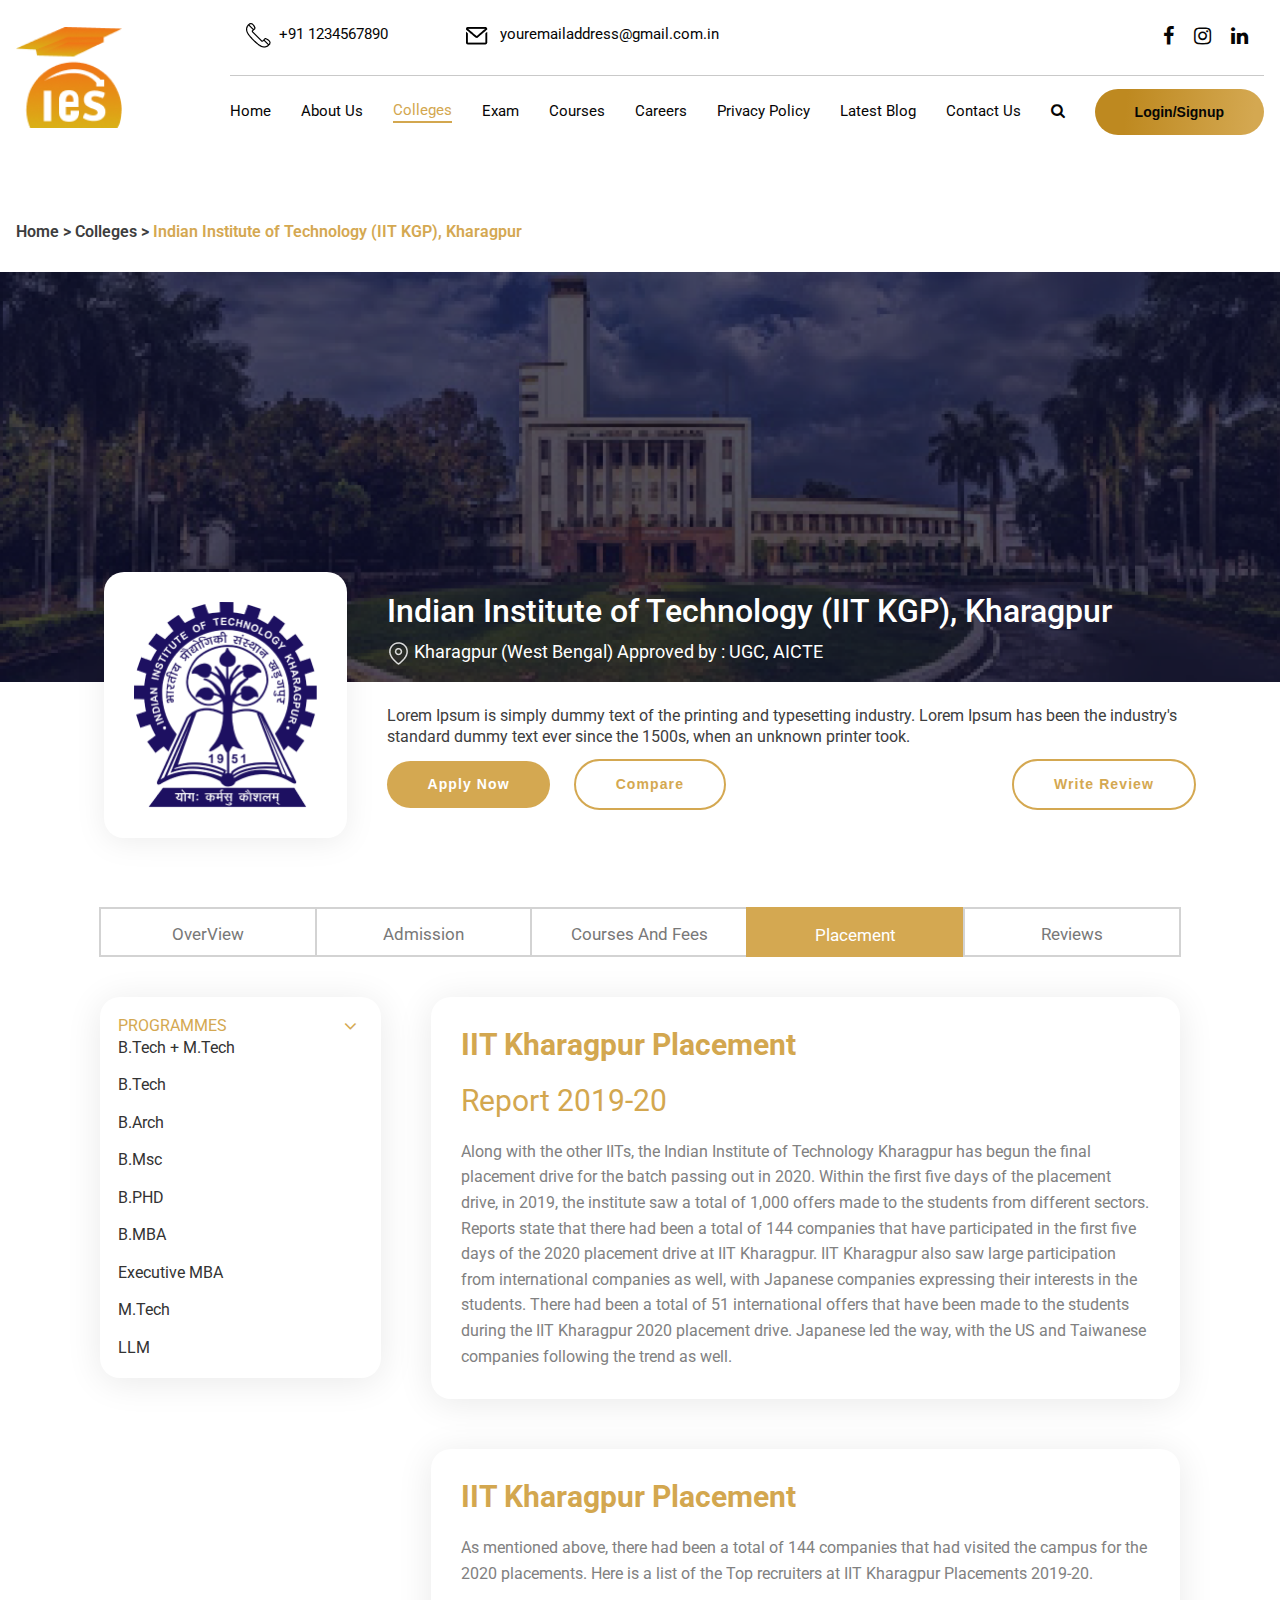
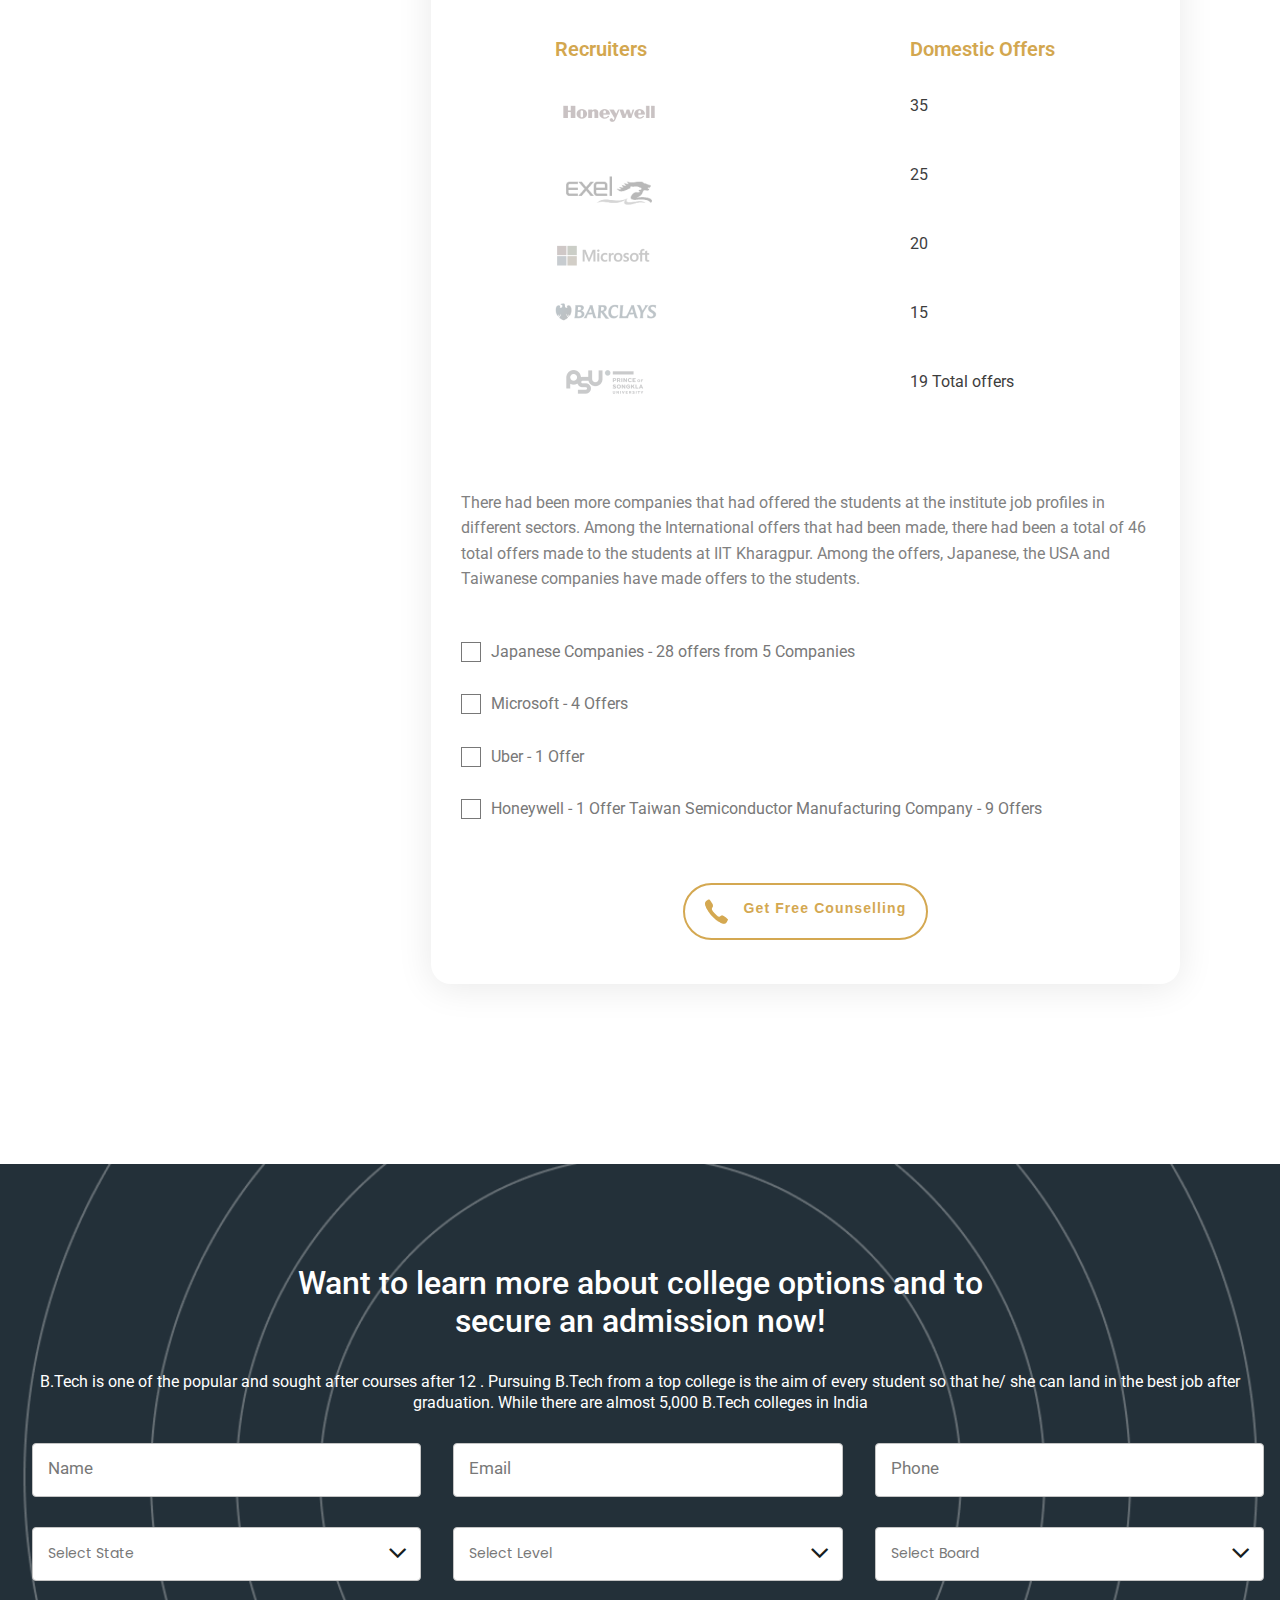
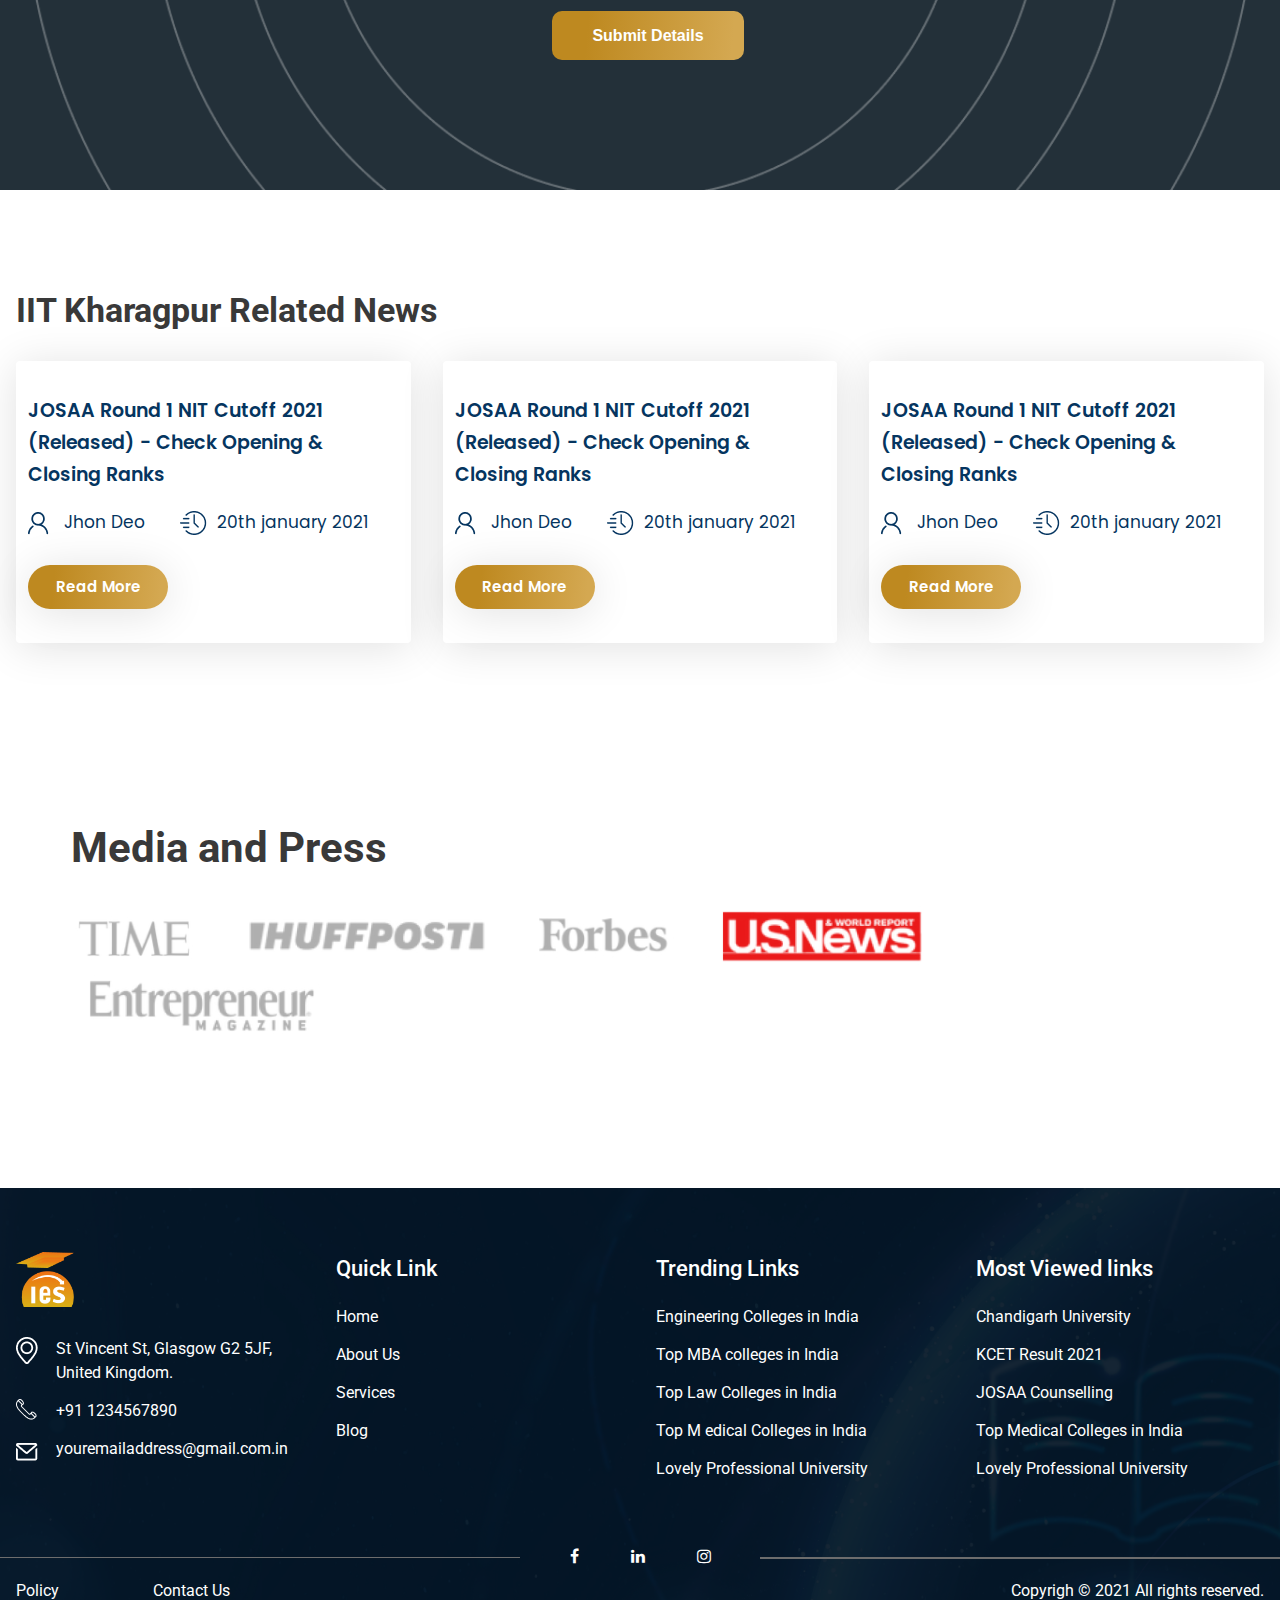
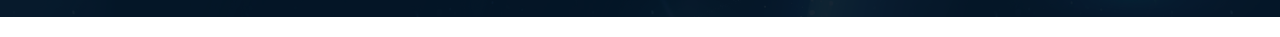
<file: index.html>
<!DOCTYPE html>
<html lang="en">

<head>
    <meta charset="UTF-8">
    <meta http-equiv="X-UA-Compatible" content="IE=edge">
    <meta name="viewport" content="width=device-width, initial-scale=1.0">
    <meta charset="utf-8">
    <meta http-equiv="X-UA-Compatible" content="IE=edge">
    <meta name="viewport"
        content="width=device-width, initial-scale=1, maximum-scale=1.0, user-scalable=0, shrink-to-fit=no">
    <meta name="description" content="">
    <meta name="author" content="">
    <link rel="icon" href="assets/img/favicon.png" type="image/x-icon" />
    <title>Colleges</title>
    <link rel="stylesheet" href="https://cdnjs.cloudflare.com/ajax/libs/font-awesome/4.7.0/css/font-awesome.min.css">
    <link href="assets/css/bootstrap.css" rel="stylesheet">
    <link rel="stylesheet" href="assets/css/slick-theme.css">
    <link rel="stylesheet" href="assets/css/slick.css">
    <link href="assets/css/css.css" rel="stylesheet">
    <link href="assets/css/responsive.css" rel="stylesheet">
    <link rel="stylesheet" href="./assets/css/college.css">

    <link rel="preconnect" href="https://fonts.googleapis.com">
    <link rel="preconnect" href="https://fonts.gstatic.com" crossorigin>
    <link
        href="https://fonts.googleapis.com/css2?family=Poppins:ital,wght@0,100;0,200;0,300;0,400;0,500;0,600;0,700;0,800;0,900;1,100;1,200;1,300;1,400;1,500;1,600;1,700;1,800;1,900&display=swap"
        rel="stylesheet">
    <!--     font-family: 'Poppins', sans-serif; -->

    <link rel="preconnect" href="https://fonts.googleapis.com">
    <link rel="preconnect" href="https://fonts.gstatic.com" crossorigin>
    <link
        href="https://fonts.googleapis.com/css2?family=Roboto:ital,wght@0,400;0,500;0,700;0,900;1,400;1,500;1,700;1,900&display=swap"
        rel="stylesheet">
    <!-- font-family: 'Roboto', sans-serif; -->

    <title>Document</title>
</head>

<body>

    <header class="page-header">
        <div class="container">
            <div class="page-header-flexbox clearfix">
                <div class="logo">
                    <a href="#"><img src="assets/img/College details page/logo.png" class="img-fluid" alt=""></a>
                </div>
                <div class="header-right">
                    <div class="nav-toggle">
                        <span></span>
                        <span></span>
                        <span></span>
                    </div>
                    <a href="#" class="menu-search"><i class="fa fa-search"></i></a>
                    <nav class="nav-primary">
                        <div class="menu-top">
                            <div class="menu-top-left">
                                <ul>
                                    <li>
                                        <a href="#"> <img src="assets/img/phone.png">+91 1234567890</a>
                                    </li>
                                    <li style="text-transform: lowercase;">
                                        <a href="mailto:youremailaddress@gmail.com.in"><img src="assets/img/email.png">
                                            youremailaddress@gmail.com.in</a>
                                    </li>
                                </ul>
                            </div>
                            <div class="menu-top-right">
                                <ul>
                                    <li><a href="#"><i class="fa fa-facebook"></i></a></li>
                                    <li><a href="#"><i class="fa fa-instagram"></i></a></li>
                                    <li><a href="#"><i class="fa fa-linkedin"></i></a></li>
                                </ul>
                            </div>
                        </div>
                        <ul class="menu clearfix">
                            <li><a href="index.html">Home</a></li>
                            <li><a href="about-us.html">About Us</a></li>
                            <li><a href="#" class="active">Colleges</a>
                            </li>
                            <li><a href="exam.html"> Exam</a></li>
                            <li><a href="courses.html">Courses</a></li>
                            <li><a href="careers.html">Careers</a></li>
                            <li><a href="privacy-policy.html">Privacy Policy</a></li>
                            <li><a href="latest-blog.html">Latest Blog</a></li>
                            <li><a href="contact-us.html">Contact Us</a></li>
                            <li class="menu-item"><a href="#"><i class="fa fa-search"></i></a></li>
                            <li><button type="button" class="btn btn-primary">Login/Signup</button></li>
                        </ul>
                    </nav>
                </div>
            </div>
        </div>
    </header>



    <section id="hero-section">
        <div class="hero ">
            <div class="top-page-nav container">
                <p class="page-nav"> Home > Colleges > <span> Indian Institute of Technology (IIT KGP), Kharagpur
                    </span></p>
            </div>
            <div class="banner">
                <img src="assets/img/College details page/IIT-photo.png" alt="" class="img-fluid">
                <div class="banner-overlay">
                </div>
            </div>
        </div>
    </section>




    <section class="college container--2 mx-auto">
        <div class="clg">
            <div class="college-wraper">
                <div class="clg-logo"><img src="./assets/img/College details page/IIT-logo.png" alt="iit logo">
                </div>

                <div class="clg-info">
                    <h3 class="college-name ">Indian Institute of Technology (IIT KGP), Kharagpur</h3>
                    <p class="clg-location"> <img src="./assets/img/College details page/map-pin.png" alt="map">
                        Kharagpur
                        (West Bengal) Approved by : UGC, AICTE</p>

                    <p class="clg-discription">Lorem Ipsum is simply dummy text of the printing and typesetting
                        industry.
                        Lorem Ipsum has been the industry's standard dummy text ever since the 1500s, when an
                        unknown
                        printer took.</p>
                    <div class="clg-btns">
                        <button class="btn btn-apply">Apply Now</button>
                        <button class="btn btn-thirtery">Compare</button>
                        <button id="open-modal-btn" class="btn btn-thirtery float-right mr-xl-5">Write Review</button>

                    </div>
                </div>
            </div>
        </div>
    </section>



    <section class="multi-tabs">

        <div class="wrapper container--2 ">
            <input type="radio" name="slider"  id="overview">
            <input type="radio" name="slider" id="Admission">
            <input type="radio" name="slider" id="courses">
            <input type="radio" name="slider" checked id="placements">
            <input type="radio" name="slider" id="reviews">
            <nav>
                <label for="overview" class="overview">OverView</label>
                <label for="Admission" class="Admission">Admission</label>
                <label for="courses" class="courses">Courses and fees</label>
                <label for="placements" class="placements">placement</label>
                <label for="reviews" class="reviews">Reviews</label>
                <div class="slider"></div>
            </nav>

            <section class="tab-data">

                <div class="programs-side">
                    <p class="program-title">Programmes <button><i class="fa fa-angle-down"></i></button> </p>
                    <ul class="programs-list ">
                        <li class="program-link"><a href="#">B.Tech + M.Tech</a></li>
                        <li class="program-link"><a href="#">B.Tech</a></li>
                        <li class="program-link"><a href="#">B.Arch</a></li>
                        <li class="program-link"><a href="#">B.Msc</a></li>
                        <li class="program-link"><a href="#">B.PHD</a></li>
                        <li class="program-link"><a href="#">B.MBA</a></li>
                        <li class="program-link"><a href="#">Executive MBA</a></li>
                        <li class="program-link"><a href="#">M.Tech</a></li>
                        <li class="program-link"><a href="#">LLM</a></li>

                    </ul>
                </div>

                <div class="content overview-1 ">
                    <div class="first box-course">
                        <h2 class="title">Indian Institute of Technology (IIT KGP), Kharagpur Overview</h2>


                        <p class="clg-text">There are many variations of passages of Lorem Ipsum available, but the
                            majority have suffered alteration in some form, by injected humour, or randomised words
                            which don't look even slightly believable. If you are going to use a passage of Lorem Ipsum,
                            you need to be sure there isn't anything embarrassing hidden in the middle of text. All the
                            Lorem Ipsum generators on the Internet tend to repeat predefined chunks as necessary, making
                            this the first true generator on the Internet. It uses a dictionary of over 200 Latin words,
                            combined with a handful of model sentence structures, to generate Lorem Ipsum which looks
                            reasonable. The generated Lorem Ipsum is therefore always free from repetition, injected
                            humour, or non-characteristic words etc.</p>

                        <div class="overview-icons-wrapper">
                            <div class="top-icons">


                                <div class="icon-1">
                                    <img src="./assets/img/College details page/education-icon.png"
                                        alt="education icon">
                                    <p class="overview-icon-text">
                                        College Type
                                    </p>
                                    <p class="overview-icon-text-bold ">
                                        Public
                                    </p>
                                </div>

                                <div class="icon-2">
                                    <img src="./assets/img/College details page/calender-icon.png" alt=" icon">
                                    <p class="overview-icon-text">
                                        Established In
                                    </p>
                                    <p class="overview-icon-text-bold ">
                                        1950
                                    </p>
                                </div>

                                <div class="icon-3">
                                    <img src="./assets/img/College details page/money-icon.png" alt=" icon">
                                    <p class="overview-icon-text">
                                        Max. Package
                                    </p>
                                    <p class="overview-icon-text-bold ">
                                        INR 41 L
                                    </p>
                                </div>

                                <div class="icon-4">
                                    <img src="./assets/img/College details page/ticket.png" alt=" icon">
                                    <p class="overview-icon-text">
                                        Fee Range
                                    </p>
                                    <p class="overview-icon-text-bold ">
                                        INR 70 k- 4.62 L
                                    </p>
                                </div>
                            </div>
                            <div class="bottom-icons">
                                <div class="icon-5">
                                    <img src="./assets/img/College details page/book.png" alt=" icon">
                                    <p class="overview-icon-text">
                                        Courses Offered
                                    </p>
                                    <p class="overview-icon-text-bold ">
                                        88
                                    </p>
                                </div>

                                <div class="icon-6">
                                    <img src="./assets/img/College details page/rank.png" alt=" icon">
                                    <p class="overview-icon-text">
                                        NIRF Ranking
                                    </p>
                                    <p class="overview-icon-text-bold ">
                                        6
                                    </p>
                                </div>

                                <div class="icon-7">
                                    <img src="./assets/img/College details page/teacher-icon.png" alt=" icon">
                                    <p class="overview-icon-text ">
                                        Student Faculty Ratio
                                    </p>
                                    <p class="overview-icon-text-bold ">
                                        11
                                    </p>
                                </div>
                            </div>
                        </div>

                    </div>

                    <div class="box-course">
                        <h2 class="title">IIT Kharagpur Highlights 2021</h2>
                        <p class="clg-disc">Provided below are the major highlights of the Indian Institute of
                            Technology, Kharagpur</p>

                        <div class="highlight-list">

                            <div class="highlights">
                                <p class="highlight-text">
                                    College Name
                                </p>

                                <p class="highlight-text">
                                    Short Name
                                </p>

                                <p class="highlight-text">
                                    Approved by
                                </p>

                                <p class="highlight-text">
                                    Establishment Year
                                </p>


                                <p class="highlight-text">
                                    Popular Program
                                </p>

                                <p class="highlight-text">
                                    Application Mode
                                </p>

                                <p class="highlight-text">
                                    Online Selection
                                </p>

                            </div>
                            <div class="highlights">
                                <p class="highlight-text-bold">
                                    Indian Institute of Technology, Kharagpur
                                </p>
                                <p class="highlight-text-bold">
                                    IIT Kharagpur
                                </p>

                                <p class="highlight-text-bold">
                                    UGC, AICTE
                                </p>

                                <p class="highlight-text-bold">
                                    1951
                                </p>


                                <p class="highlight-text-bold">
                                    B.Tech
                                </p>
                                <p class="highlight-text-bold">
                                    Criteria
                                </p>

                                <p class="highlight-text-bold">
                                    Entrance Exam/Counselling
                                </p>

                            </div>
                        </div>
                    </div>


                    <div class="courses box-course">
                        <h2 class="title">IIT KHARAGPUR Top Courses & Fees</h2>
                        <div class="courses-wrapper">

                            <div class="course-name">
                                <div>
                                    <p class="course">B.Tech+M.Tech</p>
                                    <p class="offers">
                                        45 Courses Offered
                                    </p>
                                </div>
                                <button class="btn btn-thirtery">Short List</button>
                            </div>
                            <div class="course-name">
                                <div>
                                    <p class="course">B.Tech+M.Tech</p>
                                    <p class="offers">
                                        45 Courses Offered
                                    </p>
                                </div>
                                <button class="btn btn-thirtery">Short List</button>
                            </div>
                            <div class="course-name">
                                <div>
                                    <p class="course">B.Tech+M.Tech</p>
                                    <p class="offers">
                                        45 Courses Offered
                                    </p>
                                </div>
                                <button class="btn btn-thirtery">Short List</button>
                            </div>
                            <div class="course-name">
                                <div>
                                    <p class="course">B.Tech+M.Tech</p>
                                    <p class="offers">
                                        45 Courses Offered
                                    </p>
                                </div>
                                <button class="btn btn-thirtery">Short List</button>
                            </div>
                            <div class="course-name">
                                <div>
                                    <p class="course">B.Tech+M.Tech</p>
                                    <p class="offers">
                                        45 Courses Offered
                                    </p>
                                </div>
                                <button class="btn btn-thirtery">Short List</button>
                            </div>
                            <div class="course-name">
                                <div>
                                    <p class="course">B.Tech+M.Tech</p>
                                    <p class="offers">
                                        45 Courses Offered
                                    </p>
                                </div>
                                <button class="btn btn-thirtery">Short List</button>
                            </div>

                        </div>
                    </div>

                    <div class="Ranking box-course">
                        <h2 class="title">IIT KHARAGPUR Top Courses & Fees</h2>

                        <div class="ranking-wrapper">
                            <div class="rank-box">
                                <img src="./assets/img/College details page/world-ranking.png" alt="ranking"
                                    class=" mb-3">
                                <div class="rank ">
                                    <p>Ranked in 2021</p>
                                    <p> <b>314</b> </p>
                                </div>
                                <div class="rank">
                                    <p>Ranked in 2020</p>
                                    <p><b>14</b></p>
                                </div>
                                <div class="rank">
                                    <p>Ranked in 2019</p>
                                    <p><b>5</b></p>
                                </div>
                            </div>

                            <div class="rank-box">
                                <img src="./assets/img/College details page/world-ranking.png" alt="ranking"
                                    class=" mb-3">
                                <div class="rank ">
                                    <p>Ranked in 2021</p>
                                    <p> <b>314</b> </p>
                                </div>
                                <div class="rank">
                                    <p>Ranked in 2020</p>
                                    <p><b>14</b></p>
                                </div>
                                <div class="rank">
                                    <p>Ranked in 2019</p>
                                    <p><b>5</b></p>
                                </div>
                            </div>

                            <div class="rank-box">
                                <img src="./assets/img/College details page/world-ranking.png" alt="ranking"
                                    class=" mb-3">
                                <div class="rank ">
                                    <p>Ranked in 2021</p>
                                    <p> <b>314</b> </p>
                                </div>
                                <div class="rank">
                                    <p>Ranked in 2020</p>
                                    <p><b>14</b></p>
                                </div>
                                <div class="rank">
                                    <p>Ranked in 2019</p>
                                    <p><b>5</b></p>
                                </div>
                            </div>
                            <div class="rank-box">
                                <img src="./assets/img/College details page/world-ranking.png" alt="ranking"
                                    class=" mb-3">
                                <div class="rank ">
                                    <p>Ranked in 2021</p>
                                    <p> <b>314</b> </p>
                                </div>
                                <div class="rank">
                                    <p>Ranked in 2020</p>
                                    <p><b>14</b></p>
                                </div>
                                <div class="rank">
                                    <p>Ranked in 2019</p>
                                    <p><b>5</b></p>
                                </div>
                            </div>
                            <div class="rank-box">
                                <img src="./assets/img/College details page/world-ranking.png" alt="ranking"
                                    class=" mb-3">
                                <div class="rank ">
                                    <p>Ranked in 2021</p>
                                    <p> <b>314</b> </p>
                                </div>
                                <div class="rank">
                                    <p>Ranked in 2020</p>
                                    <p><b>14</b></p>
                                </div>
                                <div class="rank">
                                    <p>Ranked in 2019</p>
                                    <p><b>5</b></p>
                                </div>
                            </div>
                            <div class="rank-box">
                                <img src="./assets/img/College details page/world-ranking.png" alt="ranking"
                                    class=" mb-3">
                                <div class="rank ">
                                    <p>Ranked in 2021</p>
                                    <p> <b>314</b> </p>
                                </div>
                                <div class="rank">
                                    <p>Ranked in 2020</p>
                                    <p><b>14</b></p>
                                </div>
                                <div class="rank">
                                    <p>Ranked in 2019</p>
                                    <p><b>5</b></p>
                                </div>
                            </div>
                        </div>
                    </div>

                    <div class="Package box-course">
                        <h2 class="title">IIT Kharagpur Placement and Salary Trends</h2>

                        <div class="salary">
                            <div class="trends">
                                <img src="./assets/img/College details page/money-hand.png" alt="package">
                                <p>Average Package</p>
                                <p> <span>INR 25 L</span> </p>
                            </div>

                            <div class="trends">
                                <img src="./assets/img/College details page/bulb-hand.png" alt="package">
                                <p>Total Offers</p>
                                <p> <span>1310</span> </p>
                            </div>
                            <div class="trends">
                                <img src="./assets/img/College details page/building.png" alt="salary">
                                <p>Companies Visiting</p>
                                <p> <span>230</span> </p>
                            </div>
                            <div class="trends">
                                <img src="./assets/img/College details page/money-icon-lg.png   " alt="salary">
                                <p>Max Package</p>
                                <p> <span>INR 41 L</span> </p>
                            </div>
                        </div>
                    </div>

                    <div class=" gallery box-course">
                        <h2 class="title">Image Gallery</h2>
                        <div id="carouselExampleControls" class="carousel slide" data-ride="carousel">
                            <div class="carousel-inner">
                                <div class="carousel-item active">
                                    <div class="clg-gallery">
                                        <img class="d-block w-100" src="./assets/img/College details page/iit-imgs.png"
                                            alt="college gallery">

                                        <img class="d-block w-100"
                                            src="./assets/img/College details page/iit-imgs-2.png"
                                            alt="college gallery">

                                        <img class="d-block w-100"
                                            src="./assets/img/College details page/iit-imgs-3.png"
                                            alt="college gallery">

                                    </div>

                                </div>

                                <div class="carousel-item">

                                    <div class="clg-gallery">
                                        <img class="d-block w-100" src="./assets/img/College details page/iit-imgs.png"
                                            alt="college gallery">

                                        <img class="d-block w-100"
                                            src="./assets/img/College details page/iit-imgs-2.png"
                                            alt="college gallery">

                                        <img class="d-block w-100"
                                            src="./assets/img/College details page/iit-imgs-3.png"
                                            alt="college gallery">

                                    </div>

                                </div>

                                <div class="carousel-item">
                                    <div class="clg-gallery">
                                        <img class="d-block w-100" src="./assets/img/College details page/iit-imgs.png"
                                            alt="college gallery">

                                        <img class="d-block w-100"
                                            src="./assets/img/College details page/iit-imgs-2.png"
                                            alt="college gallery">

                                        <img class="d-block w-100"
                                            src="./assets/img/College details page/iit-imgs-3.png"
                                            alt="college gallery">

                                    </div>
                                </div>
                            </div>
                            <a class="carousel-control-prev" href="#carouselExampleControls" role="button"
                                data-slide="prev">
                                <span class="carousel-control-prev-icon" aria-hidden="true"></span>
                                <span class="sr-only">Previous</span>
                            </a>
                            <a class="carousel-control-next" href="#carouselExampleControls" role="button"
                                data-slide="next">
                                <span class="carousel-control-next-icon" aria-hidden="true"></span>
                                <span class="sr-only">Next</span>
                            </a>
                        </div>
                    </div>

                    <div class=" Reviews box-course">
                        <h2 class="title">IIT Kharagpur Overview Reviews</h2>

                        <div class="user-review mt-3">
                            <img src="./assets/img/College details page/thought.png" alt="thought">
                            <p class="review-text mt-3">Common Sed egestas arcu iaculis tortor sed cursus
                                dignissim vulputate scelerisque. Integer viverra aenean
                                viverra enim senectus viverra sagittis. Cursus lectus dolor
                                Common Sed egestas arcu iaculis tortor sed cursus
                                dignissim vulputate scelerisque. Integer viverra aenean
                                viverra enim senectus viverra sagittis.</p>

                            <div class="review-user d-flex justify-content-between align-center mt-3">
                                <div class="user-info d-flex mt-3">
                                    <img src="./assets/img/College details page/young-asian-student-university-campus-with-laptop 1.png"
                                        alt="Reviewer" class="user">
                                    <div class="w-100">
                                        <p class="username">Alexa Roi</p>
                                        <p class="user-post">CEO of ABC Group</p>
                                    </div>
                                </div>
                                <div class="comapny-logo">
                                    <img src="./assets/img/College details page/google-logo.png" alt="google logo">
                                </div>
                            </div>
                        </div>

                        <div class="user-review mt-3">
                            <img src="./assets/img/College details page/thought.png" alt="thought">
                            <p class="review-text">Common Sed egestas arcu iaculis tortor sed cursus
                                dignissim vulputate scelerisque. Integer viverra aenean
                                viverra enim senectus viverra sagittis. Cursus lectus dolor
                                Common Sed egestas arcu iaculis tortor sed cursus
                                dignissim vulputate scelerisque. Integer viverra aenean
                                viverra enim senectus viverra sagittis.</p>

                            <div class="review-user d-flex justify-content-between align-center mt-3">
                                <div class="user-info d-flex mt-3">
                                    <img src="./assets/img/College details page/young-asian-student-university-campus-with-laptop 1.png"
                                        alt="Reviewer" class="user">
                                    <div class="w-100">
                                        <p class="username">Alexa Roi</p>
                                        <p class="user-post">CEO of ABC Group</p>
                                    </div>
                                </div>
                                <div class="comapny-logo">
                                    <img src="./assets/img/College details page/google-logo.png" alt="google logo">
                                </div>
                            </div>
                        </div>

                        <div class="user-review mt-4">
                            <img src="./assets/img/College details page/thought.png" alt="thought">
                            <p class="review-text my-4">Common Sed egestas arcu iaculis tortor sed cursus
                                dignissim vulputate scelerisque. Integer viverra aenean
                                viverra enim senectus viverra sagittis. Cursus lectus dolor
                                Common Sed egestas arcu iaculis tortor sed cursus
                                dignissim vulputate scelerisque. Integer viverra aenean
                                viverra enim senectus viverra sagittis.</p>

                            <div class="review-user d-flex justify-content-between align-center ">
                                <div class="user-info d-flex mt-3">
                                    <img src="./assets/img/College details page/young-asian-student-university-campus-with-laptop 1.png"
                                        alt="Reviewer" class="user">
                                    <div class="w-100">
                                        <p class="username">Alexa Roi</p>
                                        <p class="user-post">CEO of ABC Group</p>
                                    </div>
                                </div>
                                <div class="comapny-logo">
                                    <img src="./assets/img/College details page/google-logo.png" alt="google logo">
                                </div>
                            </div>

                        </div>
                        <div class="user-review mt-3">
                            <img src="./assets/img/College details page/thought.png" alt="thought">
                            <p class="review-text mt-3">Common Sed egestas arcu iaculis tortor sed cursus
                                dignissim vulputate scelerisque. Integer viverra aenean
                                viverra enim senectus viverra sagittis. Cursus lectus dolor
                                Common Sed egestas arcu iaculis tortor sed cursus
                                dignissim vulputate scelerisque. Integer viverra aenean
                                viverra enim senectus viverra sagittis.</p>

                            <div class="review-user d-flex justify-content-between align-center mt-3">
                                <div class="user-info d-flex mt-3">
                                    <img src="./assets/img/College details page/young-asian-student-university-campus-with-laptop 1.png"
                                        alt="Reviewer" class="user">
                                    <div class="w-100">
                                        <p class="username">Alexa Roi</p>
                                        <p class="user-post">CEO of ABC Group</p>
                                    </div>
                                </div>
                                <div class="comapny-logo">
                                    <img src="./assets/img/College details page/google-logo.png" alt="google logo">
                                </div>
                            </div>
                        </div>

                        <div class="user-review mt-4">
                            <img src="./assets/img/College details page/thought.png" alt="thought">
                            <p class="review-text my-4">Common Sed egestas arcu iaculis tortor sed cursus
                                dignissim vulputate scelerisque. Integer viverra aenean
                                viverra enim senectus viverra sagittis. Cursus lectus dolor
                                Common Sed egestas arcu iaculis tortor sed cursus
                                dignissim vulputate scelerisque. Integer viverra aenean
                                viverra enim senectus viverra sagittis.</p>

                            <div class="review-user d-flex justify-content-between align-center ">
                                <div class="user-info d-flex mt-3">
                                    <img src="./assets/img/College details page/young-asian-student-university-campus-with-laptop 1.png"
                                        alt="Reviewer" class="user">
                                    <div class="w-100">
                                        <p class="username">Alexa Roi</p>
                                        <p class="user-post">CEO of ABC Group</p>
                                    </div>
                                </div>
                                <div class="comapny-logo">
                                    <img src="./assets/img/College details page/google-logo.png" alt="google logo">
                                </div>
                            </div>

                        </div>
                        <div class="bottom-btn d-flex justify-content-center my-3">
                            <button class="btn btn-thirtery  ">See All Review</button>
                        </div>


                    </div>

                    <div class="FAQ-section">
                        <div class="faq">
                            <h2 class="faq-heading">Frequently Asked Questions</h2>
                            <div class="faq-accordion">
                                <div class="faq-accordion-item faq-1">
                                    <button id="faq-accordion-button-1" aria-expanded="false" onclick="faqOpen1()">
                                        <p class="accordion-title">Which is the best entrance exam to get
                                            admission
                                            to Engineering Colleges in Maharashtra?</p><span class="icon"
                                            aria-hidden="true"></span>
                                    </button>
                                    <div class="faq-accordion-content">
                                        <p>B.Tech is one of the popular and sought after courses after 12 .
                                            Pursuing
                                            B.Tech from a top college is the aim of every student so that he/
                                            she
                                            can land in the best job after graduation. While there are almost
                                            5,000
                                            B.Tech colleges in India.</p>
                                    </div>
                                </div>

                                <div class="faq-accordion-item faq-2">
                                    <button id="faq-accordion-button-2" aria-expanded="false" onclick="faqOpen2()">
                                        <p class="accordion-title">Which is the best entrance exam to get
                                            admission
                                            to Engineering Colleges in Maharashtra?</p><span class="icon"
                                            aria-hidden="true"></span>
                                    </button>
                                    <div class="faq-accordion-content">
                                        <p>B.Tech is one of the popular and sought after courses after 12 .
                                            Pursuing
                                            B.Tech from a top college is the aim of every student so that he/
                                            she
                                            can land in the best job after graduation. While there are almost
                                            5,000
                                            B.Tech colleges in India.</p>
                                    </div>
                                </div>


                                <div class="faq-accordion-item faq-3">
                                    <button id="faq-accordion-button-1" aria-expanded="false" onclick="faqOpen3()">
                                        <p class="accordion-title">Which is the best entrance exam to get
                                            admission
                                            to Engineering Colleges in Maharashtra?</p><span class="icon"
                                            aria-hidden="true"></span>
                                    </button>
                                    <div class="faq-accordion-content">
                                        <p>B.Tech is one of the popular and sought after courses after 12 .
                                            Pursuing
                                            B.Tech from a top college is the aim of every student so that he/
                                            she
                                            can land in the best job after graduation. While there are almost
                                            5,000
                                            B.Tech colleges in India.</p>
                                    </div>
                                </div>

                                <div class="faq-accordion-item faq-4">
                                    <button id="faq-accordion-button-1" aria-expanded="false" onclick="faqOpen4()">
                                        <p class="accordion-title">Which is the best entrance exam to get
                                            admission
                                            to Engineering Colleges in Maharashtra?</p><span class="icon"
                                            aria-hidden="true"></span>
                                    </button>
                                    <div class="faq-accordion-content">
                                        <p>B.Tech is one of the popular and sought after courses after 12 .
                                            Pursuing
                                            B.Tech from a top college is the aim of every student so that he/
                                            she
                                            can land in the best job after graduation. While there are almost
                                            5,000
                                            B.Tech colleges in India.</p>
                                    </div>
                                </div>

                                <div class="faq-accordion-item faq-5">
                                    <button id="faq-accordion-button-1" aria-expanded="false" onclick="faqOpen5()">
                                        <p class="accordion-title">Which is the best entrance exam to get
                                            admission
                                            to Engineering Colleges in Maharashtra?</p><span class="icon"
                                            aria-hidden="true"></span>
                                    </button>
                                    <div class="faq-accordion-content">
                                        <p>B.Tech is one of the popular and sought after courses after 12 .
                                            Pursuing
                                            B.Tech from a top college is the aim of every student so that he/
                                            she
                                            can land in the best job after graduation. While there are almost
                                            5,000
                                            B.Tech colleges in India.</p>
                                    </div>
                                </div>


                            </div>
                        </div>
                    </div>


                </div>



                <div class="content admission-2">
                    <div class="first box-course">
                        <h2 class="title">Admissions for the Academic year (2021-22) - IIT Bombay</h2>

                        <p class="clg-text">IIT Bombay begins the admission process for various courses on different
                            dates. The official schedule for admissions in B.Tech, M.Tech, B.Des, M.Des etc will be
                            released on the official website of IIT Bombay. The premier institute has a specific
                            admission portal where students can access all details about the admission process,
                            entrance
                            exams etc. The candidates must satisfy the eligibility criteria specified by IIT Bombay
                            to
                            get admission in various courses. All details about IIT Bombay admission such as
                            eligibility
                            criteria, entrance exams and admission process can be checked below.</p>
                    </div>

                    <div class="box-course">
                        <div class="admissions">
                            <h2 class="title">Admissions for M.Tech</h2>

                            <div class="admissions-boxes">
                                <div class="add-box">
                                    <p class="box-headings">IIT Bombay M.Tech Eligibility Criteria 2019</p>

                                    <p class="box-text">To pursue M.Tech from IIT Bombay, candidates must have
                                        passed
                                        B.Tech degree with a minimum of 60% of marks. IIT B.Tech graduates with 8
                                        CGPA
                                        can secure direct admission without any entrance test and candidate must
                                        have a
                                        GATE Scorecard</p>
                                </div>
                            </div>
                            <div class="admissions-boxes">
                                <div class="add-box">
                                    <p class="box-headings">IIT Bombay M.Tech Eligibility Criteria 2019</p>

                                    <p class="box-text">To pursue M.Tech from IIT Bombay, candidates must have
                                        passed
                                        B.Tech degree with a minimum of 60% of marks. IIT B.Tech graduates with 8
                                        CGPA
                                        can secure direct admission without any entrance test and candidate must
                                        have a
                                        GATE Scorecard</p>
                                </div>
                            </div>
                        </div>

                    </div>
                    <div class="box-course">
                        <div class="admissions">
                            <h2 class="title">Admissions for M.Tech</h2>

                            <div class="admissions-boxes">
                                <div class="add-box">
                                    <p class="box-headings">IIT Bombay M.Tech Eligibility Criteria 2019</p>

                                    <p class="box-text">To pursue M.Tech from IIT Bombay, candidates must have
                                        passed
                                        B.Tech degree with a minimum of 60% of marks. IIT B.Tech graduates with 8
                                        CGPA
                                        can secure direct admission without any entrance test and candidate must
                                        have a
                                        GATE Scorecard</p>
                                </div>
                            </div>
                            <div class="admissions-boxes">
                                <div class="add-box">
                                    <p class="box-headings">IIT Bombay M.Tech Eligibility Criteria 2019</p>

                                    <p class="box-text">To pursue M.Tech from IIT Bombay, candidates must have
                                        passed
                                        B.Tech degree with a minimum of 60% of marks. IIT B.Tech graduates with 8
                                        CGPA
                                        can secure direct admission without any entrance test and candidate must
                                        have a
                                        GATE Scorecard</p>
                                </div>
                            </div>
                        </div>

                    </div>
                    <div class="box-course">
                        <div class="admissions">
                            <h2 class="title">Admissions for M.Tech</h2>

                            <div class="admissions-boxes">
                                <div class="add-box">
                                    <p class="box-headings">IIT Bombay M.Tech Eligibility Criteria 2019</p>

                                    <p class="box-text">To pursue M.Tech from IIT Bombay, candidates must have
                                        passed
                                        B.Tech degree with a minimum of 60% of marks. IIT B.Tech graduates with 8
                                        CGPA
                                        can secure direct admission without any entrance test and candidate must
                                        have a
                                        GATE Scorecard</p>
                                </div>
                            </div>
                            <div class="admissions-boxes">
                                <div class="add-box">
                                    <p class="box-headings">IIT Bombay M.Tech Eligibility Criteria 2019</p>

                                    <p class="box-text">To pursue M.Tech from IIT Bombay, candidates must have
                                        passed
                                        B.Tech degree with a minimum of 60% of marks. IIT B.Tech graduates with 8
                                        CGPA
                                        can secure direct admission without any entrance test and candidate must
                                        have a
                                        GATE Scorecard</p>
                                </div>
                            </div>
                        </div>

                    </div>


                    <div class="realated-questions">
                        <h2 class="section-heading " style="color: #D3A74F;">Related Questions</h2>

                        <div class=" box-course">
                            <div class="question-wrapper">


                                <div class="question-heading">
                                    <h4>
                                        What is the average package of Electrical Engineering students
                                        at Kharagpur IIT?
                                    </h4>
                                    <p class="que-user-name">-Sunkara Sriharika Updated on September 30, 2021 01:41
                                        AM
                                    </p>
                                </div>

                                <div class="question-input">
                                    <div class="input-group mb-3">
                                        <input type="text" class="form-control" placeholder="Type Your Answer here"
                                            aria-label="Recipient's username" aria-describedby="basic-addon2">
                                        <div class="input-group-append">
                                            <button class="btn btn-outline" type="button">Post Answer</button>
                                        </div>
                                    </div>
                                </div>

                                <div class="user d-flex  align-center">
                                    <div class="user-img">
                                        <img src="./assets/img/College details page/question-dp.png" alt="user">
                                    </div>
                                    <div class="user-info">
                                        <div class="user-name">
                                            <span class="name">Johan Doe</span> <br>
                                            <span class="user-post" style="color: #D3A74F;">Student / Alumni</span>
                                        </div>
                                    </div>
                                </div>

                                <div class="answer">
                                    <div class="answer_wrap">
                                        <div class="review_head">
                                            <a href="#" target="_blank">

                                            </a>
                                        </div>
                                        <div class="answer_comment">
                                            <p>
                                                The average package for Electrical Engineering at IIT, Kharagpur is
                                                15.25 LPA and 12 LPA for dual degree students. Around 60% of the
                                                students from Electrical Engineering were placed in the last year.
                                                Some
                                                of the companies that visited the IIT Kharagpur for Electrical
                                                Engineering placements are Wipro, PepsiCo, Amazon, Microsoft, Yahoo,
                                                Adani Group, BPCL, etc. To learn more about IIT Kharagpur EE
                                                placements,
                                                you can also check IIT Kharagpur Placements. You can also fill
                                                theCommon
                                                Application Form on our website for admission-related assistance.
                                                You
                                                can also reach us through our IVRS Number - 1800-572-9877.
                                            </p>
                                            <a href="#" class="read_more"></a>
                                        </div>
                                    </div>
                                </div>
                            </div>
                        </div>
                        <div class=" box-course">
                            <div class="question-wrapper">


                                <div class="question-heading">
                                    <h4>
                                        What is the average package of Electrical Engineering students
                                        at Kharagpur IIT?
                                    </h4>
                                    <p class="que-user-name">-Sunkara Sriharika Updated on September 30, 2021 01:41
                                        AM
                                    </p>
                                </div>

                                <div class="question-input">
                                    <div class="input-group mb-3">
                                        <input type="text" class="form-control" placeholder="Type Your Answer here"
                                            aria-label="Recipient's username" aria-describedby="basic-addon2">
                                        <div class="input-group-append">
                                            <button class="btn btn-outline" type="button">Post Answer</button>
                                        </div>
                                    </div>
                                </div>

                                <div class="user d-flex  align-center">
                                    <div class="user-img">
                                        <img src="./assets/img/College details page/question-dp.png" alt="user">
                                    </div>
                                    <div class="user-info">
                                        <div class="user-name">
                                            <span class="name">Johan Doe</span> <br>
                                            <span class="user-post" style="color: #D3A74F;">Student / Alumni</span>
                                        </div>
                                    </div>
                                </div>

                                <div class="answer">
                                    <div class="answer_wrap">
                                        <div class="review_head">
                                            <a href="#" target="_blank">

                                            </a>
                                        </div>
                                        <div class="answer_comment">
                                            <p>
                                                The average package for Electrical Engineering at IIT, Kharagpur is
                                                15.25 LPA and 12 LPA for dual degree students. Around 60% of the
                                                students from Electrical Engineering were placed in the last year.
                                                Some
                                                of the companies that visited the IIT Kharagpur for Electrical
                                                Engineering placements are Wipro, PepsiCo, Amazon, Microsoft, Yahoo,
                                                Adani Group, BPCL, etc. To learn more about IIT Kharagpur EE
                                                placements,
                                                you can also check IIT Kharagpur Placements. You can also fill
                                                theCommon
                                                Application Form on our website for admission-related assistance.
                                                You
                                                can also reach us through our IVRS Number - 1800-572-9877.
                                            </p>
                                            <a href="#" class="read_more"></a>
                                        </div>
                                    </div>
                                </div>
                            </div>
                        </div>
                        <div class=" box-course">
                            <div class="question-wrapper">


                                <div class="question-heading">
                                    <h4>
                                        What is the average package of Electrical Engineering students
                                        at Kharagpur IIT?
                                    </h4>
                                    <p class="que-user-name">-Sunkara Sriharika Updated on September 30, 2021 01:41
                                        AM
                                    </p>
                                </div>

                                <div class="question-input">
                                    <div class="input-group mb-3">
                                        <input type="text" class="form-control" placeholder="Type Your Answer here"
                                            aria-label="Recipient's username" aria-describedby="basic-addon2">
                                        <div class="input-group-append">
                                            <button class="btn btn-outline" type="button">Post Answer</button>
                                        </div>
                                    </div>
                                </div>

                                <div class="user d-flex  align-center">
                                    <div class="user-img">
                                        <img src="./assets/img/College details page/question-dp.png" alt="user">
                                    </div>
                                    <div class="user-info">
                                        <div class="user-name">
                                            <span class="name">Johan Doe</span> <br>
                                            <span class="user-post" style="color: #D3A74F;">Student / Alumni</span>
                                        </div>
                                    </div>
                                </div>

                                <div class="answer">
                                    <div class="answer_wrap">
                                        <div class="review_head">
                                            <a href="#" target="_blank">

                                            </a>
                                        </div>
                                        <div class="answer_comment">
                                            <p>
                                                The average package for Electrical Engineering at IIT, Kharagpur is
                                                15.25 LPA and 12 LPA for dual degree students. Around 60% of the
                                                students from Electrical Engineering were placed in the last year.
                                                Some
                                                of the companies that visited the IIT Kharagpur for Electrical
                                                Engineering placements are Wipro, PepsiCo, Amazon, Microsoft, Yahoo,
                                                Adani Group, BPCL, etc. To learn more about IIT Kharagpur EE
                                                placements,
                                                you can also check IIT Kharagpur Placements. You can also fill
                                                theCommon
                                                Application Form on our website for admission-related assistance.
                                                You
                                                can also reach us through our IVRS Number - 1800-572-9877.
                                            </p>
                                            <a href="#" class="read_more"></a>
                                        </div>
                                    </div>
                                </div>
                            </div>
                        </div>

                    </div>
                    <div class="FAQ-section">
                        <div class="faq">
                            <h2 class="faq-heading">Frequently Asked Questions</h2>
                            <div class="faq-accordion">
                                <div class="faq-accordion-item faq-6">
                                    <button id="faq-accordion-button-1" aria-expanded="false" onclick="faqOpen6()">
                                        <p class="accordion-title">Which is the best entrance exam to get
                                            admission
                                            to Engineering Colleges in Maharashtra?</p><span class="icon"
                                            aria-hidden="true"></span>
                                    </button>
                                    <div class="faq-accordion-content">
                                        <p>B.Tech is one of the popular and sought after courses after 12 .
                                            Pursuing
                                            B.Tech from a top college is the aim of every student so that he/
                                            she
                                            can land in the best job after graduation. While there are almost
                                            5,000
                                            B.Tech colleges in India.</p>
                                    </div>
                                </div>

                                <div class="faq-accordion-item faq-7">
                                    <button id="faq-accordion-button-2" aria-expanded="false" onclick="faqOpen7()">
                                        <p class="accordion-title">Which is the best entrance exam to get
                                            admission
                                            to Engineering Colleges in Maharashtra?</p><span class="icon"
                                            aria-hidden="true"></span>
                                    </button>
                                    <div class="faq-accordion-content">
                                        <p>B.Tech is one of the popular and sought after courses after 12 .
                                            Pursuing
                                            B.Tech from a top college is the aim of every student so that he/
                                            she
                                            can land in the best job after graduation. While there are almost
                                            5,000
                                            B.Tech colleges in India.</p>
                                    </div>
                                </div>


                                <div class="faq-accordion-item faq-8">
                                    <button id="faq-accordion-button-1" aria-expanded="false" onclick="faqOpen8()">
                                        <p class="accordion-title">Which is the best entrance exam to get
                                            admission
                                            to Engineering Colleges in Maharashtra?</p><span class="icon"
                                            aria-hidden="true"></span>
                                    </button>
                                    <div class="faq-accordion-content">
                                        <p>B.Tech is one of the popular and sought after courses after 12 .
                                            Pursuing
                                            B.Tech from a top college is the aim of every student so that he/
                                            she
                                            can land in the best job after graduation. While there are almost
                                            5,000
                                            B.Tech colleges in India.</p>
                                    </div>
                                </div>

                                <div class="faq-accordion-item faq-9">
                                    <button id="faq-accordion-button-1" aria-expanded="false" onclick="faqOpen9()">
                                        <p class="accordion-title">Which is the best entrance exam to get
                                            admission
                                            to Engineering Colleges in Maharashtra?</p><span class="icon"
                                            aria-hidden="true"></span>
                                    </button>
                                    <div class="faq-accordion-content">
                                        <p>B.Tech is one of the popular and sought after courses after 12 .
                                            Pursuing
                                            B.Tech from a top college is the aim of every student so that he/
                                            she
                                            can land in the best job after graduation. While there are almost
                                            5,000
                                            B.Tech colleges in India.</p>
                                    </div>
                                </div>

                                <div class="faq-accordion-item faq-10">
                                    <button id="faq-accordion-button-1" aria-expanded="false" onclick="faqOpen10()">
                                        <p class="accordion-title">Which is the best entrance exam to get
                                            admission
                                            to Engineering Colleges in Maharashtra?</p><span class="icon"
                                            aria-hidden="true"></span>
                                    </button>
                                    <div class="faq-accordion-content">
                                        <p>B.Tech is one of the popular and sought after courses after 12 .
                                            Pursuing
                                            B.Tech from a top college is the aim of every student so that he/
                                            she
                                            can land in the best job after graduation. While there are almost
                                            5,000
                                            B.Tech colleges in India.</p>
                                    </div>
                                </div>


                            </div>
                        </div>
                    </div>
                </div>



                <div class="content courses-3">
                    <div class="first box-course">
                        <h2 class="title">87 Courses are offered by IIT Kharagpur</h2>

                        <p class="clg-text">Academic programmes offered by IIT Kharagpur are a gateway to reach
                            students’ dreams and aspirations. The courses offered by IIT Kharagpur are not only
                            innovative but also research oriented. Students get many opportunities to gain in-depth
                            knowledge of various aspects. IIT Kharagpur has 19 departments, 13 schools that offer
                            various professional and interdisciplinary courses and 9 centres of excellence. Through
                            these courses, IIT Kharagpur aims to create a virtual learning environment for students.
                            IIT
                            Kharagpur offers UG, PG, PhD, Dual Degree and Joint Courses. These courses cover Science
                            and
                            Technology stream and have been planned in a way that would not only help students to
                            gain
                            theoretical knowledge but also practical knowledge. Details of these courses can be
                            extracted from the pointers below.</p>
                    </div>


                    <div class="college-listing">

                        <div class="box-course">
                            <div class="closed-box">
                                <div class="course-header">
                                    <h2 class="title">B.Tech. + M.Tech.</h2>
                                    <button class="btn btn-thirtery ">Short List</button>
                                </div>
                                <div class="course-info">
                                    <p><img src="./assets/img/College details page/clock.png" alt="clock png"
                                            class="course-icons"> 5 Years</p>
                                    <p><img src="./assets/img/College details page/book-open.png" alt="regular"
                                            class="course-icons"> Regular</p>
                                    <p><img src="./assets/img/College details page/award.png" alt="awards"
                                            class="course-icons">
                                        JEE Advanced</p>
                                </div>
                                <div class="show-more-btn ">
                                    <button class="btn btn-thirtery  ">Show More <i
                                            class="fa fa-angle-down"></i></button>
                                </div>
                            </div>
                        </div>



                        <div class="box-course">
                            <div class="closed-box">
                                <div class="course-header">
                                    <h2 class="title">B.Tech. + M.Tech.</h2>
                                    <button class="btn btn-thirtery ">Short List</button>
                                </div>
                                <div class="course-info">
                                    <p><img src="./assets/img/College details page/clock.png" alt="clock png"
                                            class="course-icons"> 5 Years</p>
                                    <p><img src="./assets/img/College details page/book-open.png" alt="regular"
                                            class="course-icons"> Regular</p>
                                    <p><img src="./assets/img/College details page/award.png" alt="awards"
                                            class="course-icons">
                                        JEE Advanced</p>
                                </div>
                                <div class="show-more-btn ">
                                    <button class="btn btn-thirtery  ">Show More <i
                                            class="fa fa-angle-down"></i></button>
                                </div>
                            </div>
                            <div>

                            </div>

                            <div class="opened-box">
                                <p class="opened-heading">Available Courses</p>
                                <div class="open">
                                    <div class="clg-courses">
                                        <p class="courses-heading">B. TECH + M.TECH IN INDUSTRIAL ENGG. AND MANG.
                                        </p>
                                        <div class="fees">

                                            <p class="fees-total"> <img src="./assets/img/College details page/fees.png"
                                                    alt="fees" class="fees-icon">

                                                <span>Fee :</span> N&sol;A
                                            </p>
                                            <button class="btn btn-thirtery ">Short List</button>
                                        </div>
                                        <div class="clg-info-bottom">
                                            <a href="#">Check Eligibility</a>
                                            <a href="#">Placement</a>
                                            <a href="#">Cutoffs</a>
                                        </div>
                                    </div>
                                </div>
                                <div class="open">

                                    <div class="clg-courses">
                                        <p class="courses-heading">B. TECH + M.TECH IN INDUSTRIAL ENGG. AND MANG.
                                        </p>
                                        <div class="fees">

                                            <p class="fees-total"> <img src="./assets/img/College details page/fees.png"
                                                    alt="fees" class="fees-icon">

                                                <span>Fee :</span> N&sol;A
                                            </p>
                                            <button class="btn btn-thirtery ">Short List</button>
                                        </div>
                                        <div class="clg-info-bottom">
                                            <a href="#">Check Eligibility</a>
                                            <a href="#">Placement</a>
                                            <a href="#">Cutoffs</a>
                                        </div>
                                    </div>
                                </div>

                                <div class="open">
                                    <div class="clg-courses">
                                        <p class="courses-heading">B. TECH + M.TECH IN INDUSTRIAL ENGG. AND MANG.
                                        </p>
                                        <div class="fees">

                                            <p class="fees-total"> <img src="./assets/img/College details page/fees.png"
                                                    alt="fees" class="fees-icon">

                                                <span>Fee :</span> N&sol;A
                                            </p>
                                            <button class="btn btn-thirtery ">Short List</button>
                                        </div>
                                        <div class="clg-info-bottom">
                                            <a href="#">Check Eligibility</a>
                                            <a href="#">Placement</a>
                                            <a href="#">Cutoffs</a>
                                        </div>
                                    </div>
                                </div>

                                <div class="open">
                                    <div class="clg-courses">
                                        <p class="courses-heading">B. TECH + M.TECH IN INDUSTRIAL ENGG. AND MANG.
                                        </p>
                                        <div class="fees">

                                            <p class="fees-total"> <img src="./assets/img/College details page/fees.png"
                                                    alt="fees" class="fees-icon">

                                                <span>Fee :</span> N&sol;A
                                            </p>
                                            <button class="btn btn-thirtery ">Short List</button>
                                        </div>
                                        <div class="clg-info-bottom">
                                            <a href="#">Check Eligibility</a>
                                            <a href="#">Placement</a>
                                            <a href="#">Cutoffs</a>
                                        </div>
                                    </div>
                                </div>

                                <div class="btn-show-less">

                                    <button class="btn btn-thirtery opened-btn  ">Show less <i
                                            class="fa fa-angle-up"></i></button>
                                </div>
                            </div>

                        </div>



                        <div class="box-course">
                            <div class="closed-box">
                                <div class="course-header">
                                    <h2 class="title">B.Tech. + M.Tech.</h2>
                                    <button class="btn btn-thirtery ">Short List</button>
                                </div>
                                <div class="course-info">
                                    <p><img src="./assets/img/College details page/clock.png" alt="clock png"
                                            class="course-icons"> 5 Years</p>
                                    <p><img src="./assets/img/College details page/book-open.png" alt="regular"
                                            class="course-icons"> Regular</p>
                                    <p><img src="./assets/img/College details page/award.png" alt="awards"
                                            class="course-icons">
                                        JEE Advanced</p>
                                </div>
                                <div class="show-more-btn ">
                                    <button class="btn btn-thirtery  ">Show More <i
                                            class="fa fa-angle-down"></i></button>
                                </div>
                            </div>
                        </div>


                        <div class="FAQ-section">
                            <div class="faq">
                                <h2 class="faq-heading">Frequently Asked Questions</h2>
                                <div class="faq-accordion">
                                    <div class="faq-accordion-item faq-11">
                                        <button id="faq-accordion-button-1" aria-expanded="false" onclick="faqOpen11()">
                                            <p class="accordion-title">Which is the best entrance exam to get
                                                admission
                                                to Engineering Colleges in Maharashtra?</p><span class="icon"
                                                aria-hidden="true"></span>
                                        </button>
                                        <div class="faq-accordion-content">
                                            <p>B.Tech is one of the popular and sought after courses after 12 .
                                                Pursuing
                                                B.Tech from a top college is the aim of every student so that he/
                                                she
                                                can land in the best job after graduation. While there are almost
                                                5,000
                                                B.Tech colleges in India.</p>
                                        </div>
                                    </div>

                                    <div class="faq-accordion-item faq-12">
                                        <button id="faq-accordion-button-2" aria-expanded="false" onclick="faqOpen12()">
                                            <p class="accordion-title">Which is the best entrance exam to get
                                                admission
                                                to Engineering Colleges in Maharashtra?</p><span class="icon"
                                                aria-hidden="true"></span>
                                        </button>
                                        <div class="faq-accordion-content">
                                            <p>B.Tech is one of the popular and sought after courses after 12 .
                                                Pursuing
                                                B.Tech from a top college is the aim of every student so that he/
                                                she
                                                can land in the best job after graduation. While there are almost
                                                5,000
                                                B.Tech colleges in India.</p>
                                        </div>
                                    </div>


                                    <div class="faq-accordion-item faq-13">
                                        <button id="faq-accordion-button-1" aria-expanded="false" onclick="faqOpen13()">
                                            <p class="accordion-title">Which is the best entrance exam to get
                                                admission
                                                to Engineering Colleges in Maharashtra?</p><span class="icon"
                                                aria-hidden="true"></span>
                                        </button>
                                        <div class="faq-accordion-content">
                                            <p>B.Tech is one of the popular and sought after courses after 12 .
                                                Pursuing
                                                B.Tech from a top college is the aim of every student so that he/
                                                she
                                                can land in the best job after graduation. While there are almost
                                                5,000
                                                B.Tech colleges in India.</p>
                                        </div>
                                    </div>

                                    <div class="faq-accordion-item faq-14">
                                        <button id="faq-accordion-button-1" aria-expanded="false" onclick="faqOpen14()">
                                            <p class="accordion-title">Which is the best entrance exam to get
                                                admission
                                                to Engineering Colleges in Maharashtra?</p><span class="icon"
                                                aria-hidden="true"></span>
                                        </button>
                                        <div class="faq-accordion-content">
                                            <p>B.Tech is one of the popular and sought after courses after 12 .
                                                Pursuing
                                                B.Tech from a top college is the aim of every student so that he/
                                                she
                                                can land in the best job after graduation. While there are almost
                                                5,000
                                                B.Tech colleges in India.</p>
                                        </div>
                                    </div>

                                    <div class="faq-accordion-item faq-15">
                                        <button id="faq-accordion-button-1" aria-expanded="false" onclick="faqOpen15()">
                                            <p class="accordion-title">Which is the best entrance exam to get
                                                admission
                                                to Engineering Colleges in Maharashtra?</p><span class="icon"
                                                aria-hidden="true"></span>
                                        </button>
                                        <div class="faq-accordion-content">
                                            <p>B.Tech is one of the popular and sought after courses after 12 .
                                                Pursuing
                                                B.Tech from a top college is the aim of every student so that he/
                                                she
                                                can land in the best job after graduation. While there are almost
                                                5,000
                                                B.Tech colleges in India.</p>
                                        </div>
                                    </div>


                                </div>
                            </div>
                        </div>
                    </div>



                </div>

                <!-- placement content -->

                <div class="content placement-4">

                    <div class=" first box-course">
                        <h2 class="title">IIT Kharagpur Placement
                         </h2>
                        <h2 class="title">  <span style="font-weight: 400;">  Report 2019-20 </span>  </h2>
                        <p class="clg-text">Along with the other IITs, the Indian Institute of Technology Kharagpur has begun the final placement drive for the batch passing out in 2020. Within the first five days of the placement drive, in 2019, the institute saw a total of 1,000 offers made to the students from different sectors. Reports state that there had been a total of 144 companies that have participated in the first five days of the 2020 placement drive at IIT Kharagpur. IIT Kharagpur also saw large participation from international companies as well, with Japanese companies expressing their interests in the students.
                            There had been a total of 51 international offers that have been made to the students during the IIT Kharagpur 2020 placement drive. Japanese led the way, with the US and Taiwanese companies following the trend as well.</p>
                    </div>

                    <div class=" first box-course">
                        <h2 class="title">IIT Kharagpur Placement</h2>

                        <p class="clg-text">As mentioned above, there had been a total of 144 companies that had
                            visited
                            the campus for the 2020 placements. Here is a list of the Top recruiters at IIT
                            Kharagpur
                            Placements 2019-20.</p>

                        <div class="recruiters-box d-flex ">
                            <div class="Recruiters">
                                <p class="offers-heading">Recruiters</p>
                                <div class="recruiters-logos d-flex flex-column align-center ">
                                    <img src="./assets/img/College details page/recruiters-1.png" alt="Recruiters">
                                    <img src="./assets/img/College details page/Recruiters-2.png" alt="Recruiters">
                                    <img src="./assets/img/College details page/Recruiters-3.png" alt="Recruiters">
                                    <img src="./assets/img/College details page/Recruiters-4.png" alt="Recruiters">
                                    <img src="./assets/img/College details page/Recruiters-5.png" alt="Recruiters">
                                </div>
                            </div>
                            <div class="domestic-offers ">
                                <p class="offers-heading">Domestic Offers</p>

                                <div class=" d-flex align-center justify-content-between offers">
                                    <div class="offers-counts">
                                        <p>35</p>
                                        <p>25</p>
                                        <p>20</p>
                                        <p>15</p>
                                        <p>19 Total offers</p>
                                    </div>
                                </div>
                            </div>
                        </div>
                        <p class="clg-text">
                            There had been more companies that had offered the students at the institute job
                            profiles in different sectors. Among the International offers that had been made, there
                            had been a total of 46 total offers made to the students at IIT Kharagpur. Among the
                            offers, Japanese, the USA and Taiwanese companies have made offers to the students.
                        </p>

                        <div class="check-box d-flex flex-column">
                            <input type="checkbox" name="" id="check-box-1">
                            <label for="check-box-1"> Japanese Companies - 28 offers from 5 Companies</label>

                            <input type="checkbox" name="" id="check-box-2">
                            <label for="check-box-2"> Microsoft - 4 Offers</label>

                            <input type="checkbox" name="" id="check-box-3">
                            <label for="check-box-3"> Uber - 1 Offer</label>

                            <input type="checkbox" name="" id="check-box-4">
                            <label for="check-box-4"> Honeywell - 1 Offer Taiwan Semiconductor Manufacturing Company
                                - 9
                                Offers</label>


                        </div>
                        <div class="counselling btn d-flex w-100 justify-content-center">
                            <button class="btn btn-thirtery"> <img
                                    src="./assets/img/College details page/phone logo.png" alt="phone logo"> Get
                                Free
                                Counselling</button>
                        </div>
                    </div>


                </div>


                <div class="content content-5">
                    <div class=" first box-course">
                        <h2 class="title">IIT Kharagpur Overall Rating</h2>
                        <div class="clg-ratings">
                            <div class="reviews col d-flex align-center justify-content-center flex-column">
                                <h3 class="review">4.5</h3>
                                <div class="stars">
                                    <img src="./assets/img/College details page/Star 9.png" alt="ratings">
                                    <img src="./assets/img/College details page/Star 9.png" alt="ratings">
                                    <img src="./assets/img/College details page/Star 9.png" alt="ratings">
                                    <img src="./assets/img/College details page/Star 9.png" alt="ratings">
                                    <img src="./assets/img/College details page/halfstar.png" alt="ratings">
                                </div>
                                <div class="total-reviews">(Based on 1 reviews)</div>
                            </div>

                            <div class="avrage-ratings ">
                                <div class="bars row align-center ">
                                    <p class="ratings ">
                                        4-5
                                    </p>
                                    <div class="progress row ">

                                        <div class="progress-done" data-done="80">

                                        </div>
                                    </div>
                                </div>

                                <div class="bars row align-center">
                                    <p class="ratings">
                                        3-4
                                    </p>
                                    <div class="progress2 ">
                                        <div class="stars-rating"></div>
                                        <div class="progress-done-2" data-done="30">

                                        </div>
                                    </div>
                                </div>

                                <div class="bars row align-center">
                                    <p class="ratings">
                                        2-3
                                    </p>
                                    <div class="progress3 ">
                                        <div class="progress-done-3" data-done="20">

                                        </div>
                                    </div>
                                </div>


                                <div class="bars row align-center">
                                    <p class="ratings">
                                        1-2
                                    </p>
                                    <div class="progress4 ">
                                        <div class="progress-done-4" data-done="10">

                                        </div>
                                    </div>
                                </div>


                                <div class="bars row align-center">
                                    <p class="ratings">
                                        0-1
                                    </p>
                                    <div class="progress5 ">
                                        <div class="progress-done-5" data-done="0">

                                        </div>
                                    </div>
                                </div>
                            </div>

                        </div>
                        <div class="gauge-wrapper">
                            <div class="gauge">
                                <div class="gauge__body">
                                    <div class="gauge__fill"></div>
                                    <div class="gauge__cover">5</div>
                                </div>
                                <div class="gauge__label">placement</div>
                            </div>
                            <div class="gauge">
                                <div class="gauge__body">
                                    <div class="gauge__fill"></div>
                                    <div class="gauge__cover">5 </div>
                                </div>
                                <div class="gauge__label">placement</div>
                            </div>
                            <div class="gauge ">
                                <div class="gauge__body">
                                    <div class="gauge__fill half-fill"></div>
                                    <div class="gauge__cover">4</div>
                                </div>
                                <div class="gauge__label">placement</div>

                            </div>
                            <div class="gauge">
                                <div class="gauge__body">
                                    <div class="gauge__fill"></div>
                                    <div class="gauge__cover">5</div>
                                </div>
                                <div class="gauge__label">placement</div>

                            </div>
                        </div>
                        <div>

                        </div>
                    </div>

                    <!-- //reviews -->
                    <div class="reviews">
                        <h2 class="section-heading">IIT KHARAGPUR Reviews</h2>

                        <div class=" box-course">

                            <div class="user-review">
                                <div class="review-header d-flex justify-content-between">
                                    <div class="user d-flex justify-content-between align-center">
                                        <div class="user-img">
                                            <img src="./assets/img/College details page/user-review.png" alt="user">
                                        </div>
                                        <div class="user-info">
                                            <div class="user-name">
                                                <span class="name">Alex Jonas</span> <br>
                                                <span class="date">25/11/2021</span>
                                            </div>
                                        </div>
                                    </div>
                                    <div class="review-stars d-flex align-center justify-content-between">
                                        <span class="rating">4.5/5</span>
                                        <span><img src="./assets/img/College details page/Star 10.png"
                                                alt="rating"></span>
                                    </div>
                                </div>

                                <div class="college-overall-rating">
                                    <span class="rating">
                                        <img src="./assets/img/College details page/Star 10.png" alt="star">
                                        Placements 5.0
                                    </span>
                                    <span class="rating">
                                        <img src="./assets/img/College details page/Star 10.png" alt="star">
                                        Infrastructure 5.0
                                    </span>
                                    <span class="rating">
                                        <img src="./assets/img/College details page/Star 10.png" alt="star">
                                        Faculty & Course Curriculum 4.5
                                    </span>
                                    <span class="rating">
                                        <img src="./assets/img/College details page/Star 10.png" alt="star">
                                        Crowd and Campus Life 5.0
                                    </span>
                                </div>
                            </div>

                            <div class="clg-discription">
                                <div class="discription-title">IIT Kharagpur description of campus and
                                    oppurtunities.
                                </div>
                                <p class="overall-discription">
                                    Overall: This a place of opportunity available only to bright minds from all
                                    over
                                    India selected from JEE-Adv. The life inside of the campus is fun apart from
                                    academics you can play and there are different societies for your all-round
                                    development and infrastructure of the institute is world class with Hi-Tech
                                    facilities and halls are also very good and you will love the studies too.There
                                    are
                                    various costs among which Spring Fest and Kshitij are most famous and large
                                    number
                                    of people visit the institute during this time and your experience of this time
                                    will
                                    be mesmerizing.
                                </p>
                            </div>

                            <div class="comment-likes d-flex mt-4">
                                <div class="like d-flex align-center">
                                    <button style="border: none; background: none;">
                                        <img src="./assets/img/College details page/like.png" alt="like"
                                            class="dislike">
                                    </button>
                                    <span class="likes ml-1">21</span>
                                </div>
                                <div class="dislike d-flex align-center ml-3">
                                    <button style="border: none; background: none;">
                                        <img src="./assets/img/College details page/dislike.png" alt="like"
                                            class="dislike"> </button>
                                    <span class="likes ml-1">01</span>
                                </div>
                            </div>
                        </div>
                    </div>

                    <div class="realated-questions">
                        <h2 class="section-heading " style="color: #D3A74F;">Related Questions</h2>

                        <div class=" box-course">
                            <div class="question-wrapper">


                                <div class="question-heading">
                                    <h4>
                                        What is the average package of Electrical Engineering students
                                        at Kharagpur IIT?
                                    </h4>
                                    <p class="que-user-name">-Sunkara Sriharika Updated on September 30, 2021 01:41
                                        AM
                                    </p>
                                </div>

                                <div class="question-input">
                                    <div class="input-group mb-3">
                                        <input type="text" class="form-control" placeholder="Type Your Answer here"
                                            aria-label="Recipient's username" aria-describedby="basic-addon2">
                                        <div class="input-group-append">
                                            <button class="btn btn-outline" type="button">Post Answer</button>
                                        </div>
                                    </div>
                                </div>

                                <div class="user d-flex  align-center">
                                    <div class="user-img">
                                        <img src="./assets/img/College details page/question-dp.png" alt="user">
                                    </div>
                                    <div class="user-info">
                                        <div class="user-name">
                                            <span class="name">Johan Doe</span> <br>
                                            <span class="user-post" style="color: #D3A74F;">Student / Alumni</span>
                                        </div>
                                    </div>
                                </div>

                                <div class="answer">
                                    <div class="answer_wrap">
                                        <div class="review_head">
                                            <a href="#" target="_blank">

                                            </a>
                                        </div>
                                        <div class="answer_comment">
                                            <p>
                                                The average package for Electrical Engineering at IIT, Kharagpur is
                                                15.25 LPA and 12 LPA for dual degree students. Around 60% of the
                                                students from Electrical Engineering were placed in the last year.
                                                Some
                                                of the companies that visited the IIT Kharagpur for Electrical
                                                Engineering placements are Wipro, PepsiCo, Amazon, Microsoft, Yahoo,
                                                Adani Group, BPCL, etc. To learn more about IIT Kharagpur EE
                                                placements,
                                                you can also check IIT Kharagpur Placements. You can also fill
                                                theCommon
                                                Application Form on our website for admission-related assistance.
                                                You
                                                can also reach us through our IVRS Number - 1800-572-9877.
                                            </p>
                                            <a href="#" class="read_more"></a>
                                        </div>
                                    </div>
                                </div>
                            </div>
                        </div>
                        <div class=" box-course">
                            <div class="question-wrapper">


                                <div class="question-heading">
                                    <h4>
                                        What is the average package of Electrical Engineering students
                                        at Kharagpur IIT?
                                    </h4>
                                    <p class="que-user-name">-Sunkara Sriharika Updated on September 30, 2021 01:41
                                        AM
                                    </p>
                                </div>

                                <div class="question-input">
                                    <div class="input-group mb-3">
                                        <input type="text" class="form-control" placeholder="Type Your Answer here"
                                            aria-label="Recipient's username" aria-describedby="basic-addon2">
                                        <div class="input-group-append">
                                            <button class="btn btn-outline" type="button">Post Answer</button>
                                        </div>
                                    </div>
                                </div>

                                <div class="user d-flex  align-center">
                                    <div class="user-img">
                                        <img src="./assets/img/College details page/question-dp.png" alt="user">
                                    </div>
                                    <div class="user-info">
                                        <div class="user-name">
                                            <span class="name">Johan Doe</span> <br>
                                            <span class="user-post" style="color: #D3A74F;">Student / Alumni</span>
                                        </div>
                                    </div>
                                </div>

                                <div class="answer">
                                    <div class="answer_wrap">
                                        <div class="review_head">
                                            <a href="#" target="_blank">

                                            </a>
                                        </div>
                                        <div class="answer_comment">
                                            <p>
                                                The average package for Electrical Engineering at IIT, Kharagpur is
                                                15.25 LPA and 12 LPA for dual degree students. Around 60% of the
                                                students from Electrical Engineering were placed in the last year.
                                                Some
                                                of the companies that visited the IIT Kharagpur for Electrical
                                                Engineering placements are Wipro, PepsiCo, Amazon, Microsoft, Yahoo,
                                                Adani Group, BPCL, etc. To learn more about IIT Kharagpur EE
                                                placements,
                                                you can also check IIT Kharagpur Placements. You can also fill
                                                theCommon
                                                Application Form on our website for admission-related assistance.
                                                You
                                                can also reach us through our IVRS Number - 1800-572-9877.
                                            </p>
                                            <a href="#" class="read_more"></a>
                                        </div>
                                    </div>
                                </div>
                            </div>
                        </div>
                        <div class=" box-course">
                            <div class="question-wrapper">


                                <div class="question-heading">
                                    <h4>
                                        What is the average package of Electrical Engineering students
                                        at Kharagpur IIT?
                                    </h4>
                                    <p class="que-user-name">-Sunkara Sriharika Updated on September 30, 2021 01:41
                                        AM
                                    </p>
                                </div>

                                <div class="question-input">
                                    <div class="input-group mb-3">
                                        <input type="text" class="form-control" placeholder="Type Your Answer here"
                                            aria-label="Recipient's username" aria-describedby="basic-addon2">
                                        <div class="input-group-append">
                                            <button class="btn btn-outline" type="button">Post Answer</button>
                                        </div>
                                    </div>
                                </div>

                                <div class="user d-flex  align-center">
                                    <div class="user-img">
                                        <img src="./assets/img/College details page/question-dp.png" alt="user">
                                    </div>
                                    <div class="user-info">
                                        <div class="user-name">
                                            <span class="name">Johan Doe</span> <br>
                                            <span class="user-post" style="color: #D3A74F;">Student / Alumni</span>
                                        </div>
                                    </div>
                                </div>

                                <div class="answer">
                                    <div class="answer_wrap">
                                        <div class="review_head">
                                            <a href="#" target="_blank">

                                            </a>
                                        </div>
                                        <div class="answer_comment">
                                            <p>
                                                The average package for Electrical Engineering at IIT, Kharagpur is
                                                15.25 LPA and 12 LPA for dual degree students. Around 60% of the
                                                students from Electrical Engineering were placed in the last year.
                                                Some
                                                of the companies that visited the IIT Kharagpur for Electrical
                                                Engineering placements are Wipro, PepsiCo, Amazon, Microsoft, Yahoo,
                                                Adani Group, BPCL, etc. To learn more about IIT Kharagpur EE
                                                placements,
                                                you can also check IIT Kharagpur Placements. You can also fill
                                                theCommon
                                                Application Form on our website for admission-related assistance.
                                                You
                                                can also reach us through our IVRS Number - 1800-572-9877.
                                            </p>
                                            <a href="#" class="read_more"></a>
                                        </div>
                                    </div>
                                </div>
                            </div>
                        </div>

                        <div class="FAQ-section">
                            <div class="faq">
                                <h2 class="faq-heading">Frequently Asked Questions</h2>
                                <div class="faq-accordion">
                                    <div class="faq-accordion-item faq-16">
                                        <button id="faq-accordion-button-1" aria-expanded="false" onclick="faqOpen16()">
                                            <p class="accordion-title">Which is the best entrance exam to get
                                                admission
                                                to Engineering Colleges in Maharashtra?</p><span class="icon"
                                                aria-hidden="true"></span>
                                        </button>
                                        <div class="faq-accordion-content">
                                            <p>B.Tech is one of the popular and sought after courses after 12 .
                                                Pursuing
                                                B.Tech from a top college is the aim of every student so that he/
                                                she
                                                can land in the best job after graduation. While there are almost
                                                5,000
                                                B.Tech colleges in India.</p>
                                        </div>
                                    </div>

                                    <div class="faq-accordion-item faq-17">
                                        <button id="faq-accordion-button-2" aria-expanded="false" onclick="faqOpen17()">
                                            <p class="accordion-title">Which is the best entrance exam to get
                                                admission
                                                to Engineering Colleges in Maharashtra?</p><span class="icon"
                                                aria-hidden="true"></span>
                                        </button>
                                        <div class="faq-accordion-content">
                                            <p>B.Tech is one of the popular and sought after courses after 12 .
                                                Pursuing
                                                B.Tech from a top college is the aim of every student so that he/
                                                she
                                                can land in the best job after graduation. While there are almost
                                                5,000
                                                B.Tech colleges in India.</p>
                                        </div>
                                    </div>


                                    <div class="faq-accordion-item faq-18">
                                        <button id="faq-accordion-button-1" aria-expanded="false" onclick="faqOpen18()">
                                            <p class="accordion-title">Which is the best entrance exam to get
                                                admission
                                                to Engineering Colleges in Maharashtra?</p><span class="icon"
                                                aria-hidden="true"></span>
                                        </button>
                                        <div class="faq-accordion-content">
                                            <p>B.Tech is one of the popular and sought after courses after 12 .
                                                Pursuing
                                                B.Tech from a top college is the aim of every student so that he/
                                                she
                                                can land in the best job after graduation. While there are almost
                                                5,000
                                                B.Tech colleges in India.</p>
                                        </div>
                                    </div>

                                    <div class="faq-accordion-item faq-19">
                                        <button id="faq-accordion-button-1" aria-expanded="false" onclick="faqOpen19()">
                                            <p class="accordion-title">Which is the best entrance exam to get
                                                admission
                                                to Engineering Colleges in Maharashtra?</p><span class="icon"
                                                aria-hidden="true"></span>
                                        </button>
                                        <div class="faq-accordion-content">
                                            <p>B.Tech is one of the popular and sought after courses after 12 .
                                                Pursuing
                                                B.Tech from a top college is the aim of every student so that he/
                                                she
                                                can land in the best job after graduation. While there are almost
                                                5,000
                                                B.Tech colleges in India.</p>
                                        </div>
                                    </div>

                                    <div class="faq-accordion-item faq-20">
                                        <button id="faq-accordion-button-1" aria-expanded="false" onclick="faqOpen20()">
                                            <p class="accordion-title">Which is the best entrance exam to get
                                                admission
                                                to Engineering Colleges in Maharashtra?</p><span class="icon"
                                                aria-hidden="true"></span>
                                        </button>
                                        <div class="faq-accordion-content">
                                            <p>B.Tech is one of the popular and sought after courses after 12 .
                                                Pursuing
                                                B.Tech from a top college is the aim of every student so that he/
                                                she
                                                can land in the best job after graduation. While there are almost
                                                5,000
                                                B.Tech colleges in India.</p>
                                        </div>
                                    </div>


                                </div>
                            </div>
                        </div>
                    </div>
                </div>


            </section>


        </div>


        <section class="want-to-learn">
            <div class="container">
                <h2>Want to learn more about college options and to<br> secure an admission now!</h2>
                <p>B.Tech is one of the popular and sought after courses after 12 . Pursuing B.Tech from a top
                    college is
                    the aim of every student so that he/ she can land in the best job after graduation. While there
                    are
                    almost 5,000 B.Tech colleges in India</p>
                <form>
                    <ul class="row">
                        <li class="col-md-4"><input type="text" name="Name" placeholder="Name"></li>
                        <li class="col-md-4"><input type="text" name="Name" placeholder="Email"></li>
                        <li class="col-md-4"><input type="text" name="Name" placeholder="Phone"></li>
                        <li class="col-md-4">
                            <select name="cars" id="cars1" form="carform">
                                <option value="Select State">Select State</option>
                                <option value="">Maharashtra</option>
                                <option value="">Maharashtra</option>
                                <option value="">Maharashtra</option>
                                <option value="">Maharashtra</option>
                            </select>
                        </li>
                        <li class="col-md-4">
                            <select name="cars" id="cars" form="carform">
                                <option value="">Select Level</option>
                                <option value="">Lorem</option>
                                <option value="">Lorem</option>
                                <option value="">lorem</option>
                            </select>
                        </li>
                        <li class="col-md-4">
                            <select name="cars" id="cars" form="carform">
                                <option value="">Select Board</option>
                                <option value="">Lorem</option>
                                <option value="">Lorem</option>
                                <option value="">lorem</option>
                            </select>
                        </li>


                        <li class="col-md-12">
                            <button type="submit" class="btn btn-primary">Submit Details</button>
                        </li>
                    </ul>
                </form>
            </div>
        </section>
        <section class="iit-Kharagpur">
            <div class="container">
                <h2>IIT Kharagpur Related News</h2>
                <ul class="row">
                    <li class="col-lg-4">
                        <div class="iit-box">
                            <h3>JOSAA Round 1 NIT Cutoff 2021 (Released) - Check Opening & Closing Ranks</h3>
                            <p><img src="assets/img/user-icon.png" alt=""> Jhon Deo <span><img
                                        src="assets/img/date-icon.png" alt="">20th january 2021</span></p>
                            <a href="#">Read More</a>
                        </div>
                    </li>
                    <li class="col-lg-4">
                        <div class="iit-box">
                            <h3>JOSAA Round 1 NIT Cutoff 2021 (Released) - Check Opening & Closing Ranks</h3>
                            <p><img src="assets/img/user-icon.png" alt=""> Jhon Deo <span><img
                                        src="assets/img/date-icon.png" alt="">20th january 2021</span></p>
                            <a href="#">Read More</a>
                        </div>
                    </li>
                    <li class="col-lg-4">
                        <div class="iit-box">
                            <h3>JOSAA Round 1 NIT Cutoff 2021 (Released) - Check Opening & Closing Ranks</h3>
                            <p><img src="assets/img/user-icon.png" alt=""> Jhon Deo <span><img
                                        src="assets/img/date-icon.png" alt="">20th january 2021</span></p>
                            <a href="#">Read More</a>
                        </div>
                    </li>
                </ul>
            </div>
        </section>



        <section class="testimonials-section">
            <div class="container">
                <div class="row">
                    <div class="col-md-12">
                        <div class="testmonials-botom-box">
                            <h2>Media and Press</h2>
                            <ul>
                                <li><img src="assets/img/time.png" alt="" class="img-fluid"></li>
                                <li><img src="assets/img/cliend-logo2.png" alt="" class="img-fluid"></li>
                                <li><img src="assets/img/cliend-logo3.png" alt="" class="img-fluid"></li>
                                <li><img src="assets/img/cliend-logo4.png" alt="" class="img-fluid"></li>
                                <li><img src="assets/img/cliend-logo5.png" alt="" class="img-fluid"></li>
                            </ul>
                        </div>
                    </div>
                </div>



                <!-- <div class="arrows">
                      <div class="prev_nav"><img src="./assets/img/College details page/arrow-left-circle.png" alt="">
                      <div class="next_nav"><img src="./assets/img/College details page/right.png" alt="">
                      </div>
                  </div> -->
            </div>
        </section>



        <div id="overlay"></div>

        <div id="modal">
            <div class="review-form container--2">
                <form action="#">
                    <div class="form-header d-flex justify-content-between mb-5 align-center">
                        <h3>Write Review</h3>
                        <button id="close-modal-btn">
                            <img src="./assets/img/College details page/x-circle.png " width="40px" alt="">
                        </button>
                    </div>
                    <input type="text" placeholder="Name">
                    <input type="email" placeholder="Email">
                    <select name="" id="" form="">
                        <option value="Select State">Choose</option>
                        <option value="">Maharashtra</option>
                        <option value="">Maharashtra</option>
                        <option value="">Maharashtra</option>
                        <option value="">Maharashtra</option>
                    </select>

                    <textarea name="" id="" cols="100" rows="400" placeholder="Message"></textarea>
                    <div class="d-flex justify-content-center">

                        <button class="btn btn-primary" type="submit" style="color: #fff;">Submit</button>
                    </div>
                </form>
            </div>
        </div>











        <footer>
            <div class="container">
                <div class="row">
                    <div class="col-lg-3 col-md-6 col-sm-6">
                        <img src="assets/img/College details page/logo.png" class="img-fluid footerlogo" alt="">
                        <ul>
                            <li class="map-marker"> St Vincent St, Glasgow G2 5JF, United Kingdom.</li>
                            <li class="footer-phone"> +91 1234567890</i>
                            </li>
                            <li class="envelope"> youremailaddress@gmail.com.in</li>
                        </ul>
                    </div>
                    <div class="col-lg-3 col-md-6 col-sm-6">
                        <h3>Quick Link</h3>
                        <ul>
                            <li><a href="index.html">Home</a></li>
                            <li><a href="about-us.html">About Us</a></li>
                            <li><a href="services.html">Services</a></li>
                            <li><a href="blog.html">Blog</a></li>
                        </ul>
                    </div>
                    <div class="col-lg-3 col-md-6 col-sm-6">
                        <h3>Trending Links</h3>
                        <ul>
                            <li><a href="engineering-colleges-in-india.html">Engineering Colleges in India</a></li>
                            <li><a href="top-mba-colleges-in-india.html">Top MBA colleges in India</a></li>
                            <li><a href="top-law-colleges-in-india.html">Top Law Colleges in India</a></li>
                            <li><a href="Top-m-edical-colleges-in-india.html">Top M edical Colleges in India</a>
                            </li>
                            <li><a href="lovely-professional-university.html">Lovely Professional University</a>
                            </li>
                        </ul>
                    </div>
                    <div class="col-lg-3 col-md-6 col-sm-6">
                        <h3>Most Viewed links</h3>
                        <ul>
                            <li><a href="chandigarh-university.html">Chandigarh University </a></li>
                            <li><a href="kcet-result-2021.html">KCET Result 2021</a></li>
                            <li><a href="josaa-counselling.html">JOSAA Counselling</a></li>
                            <li><a href="top-medical-colleges-in-india.html">Top Medical Colleges in India</a></li>
                            <li><a href="lovely-professional-university.html">Lovely Professional University</a>
                            </li>
                        </ul>
                    </div>
                </div>
                <div class="row">
                    <div class="col">
                        <div class="social-icons">
                            <ul>
                                <li> <a href="#"><i class="fa fa-facebook"></i></a></li>
                                <li> <a href="#"><i class="fa fa-linkedin"></i></a></li>
                                <li> <a href="#"><i class="fa fa-instagram"></i></a></li>
                            </ul>
                        </div>
                    </div>
                </div>
                <div class="copyright">
                    <div class="copyright-left">
                        <ul>
                            <li><a href="policy.html"> Policy</a></li>
                            <li><a href="contact-us.html"> Contact Us</a></li>
                        </ul>
                    </div>
                    <div class="copyright-right">Copyrigh &copy; 2021 All rights reserved.</div>
                </div>

            </div>
        </footer>
        <a id="button"></a>


        <script src="assets/js/jquery.min.js" type="text/javascript"></script>
        <script src='https://cdnjs.cloudflare.com/ajax/libs/jquery/3.3.1/jquery.min.js'></script>
        <script src="assets/js/popper.min.js" type="text/javascript"></script>
        <script src="assets/js/bootstrap.min.js" type="text/javascript"></script>
        <script src="assets/js/slick.js" type="text/javascript"></script>
        <script src="assets/js/custom.js" type="text/javascript"></script>


        <script>


        </script>


</body>

</html>
</file>
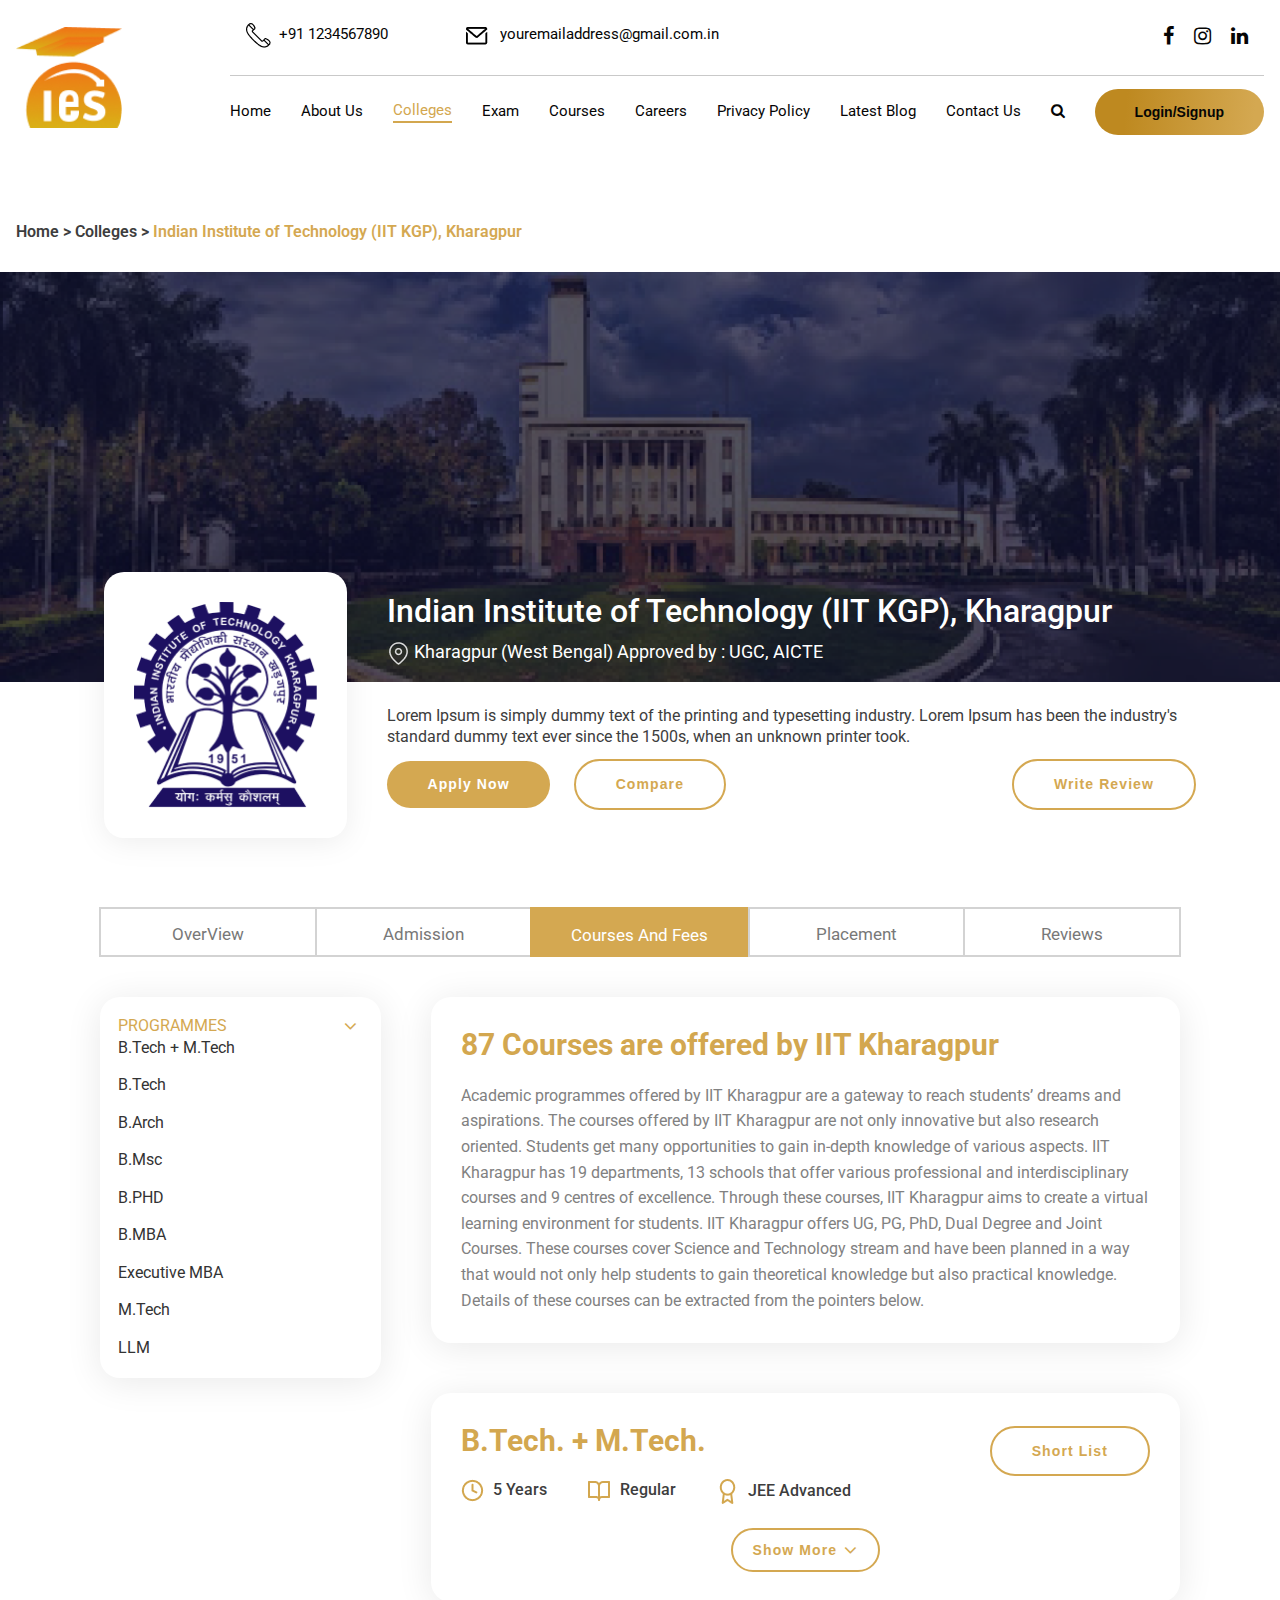
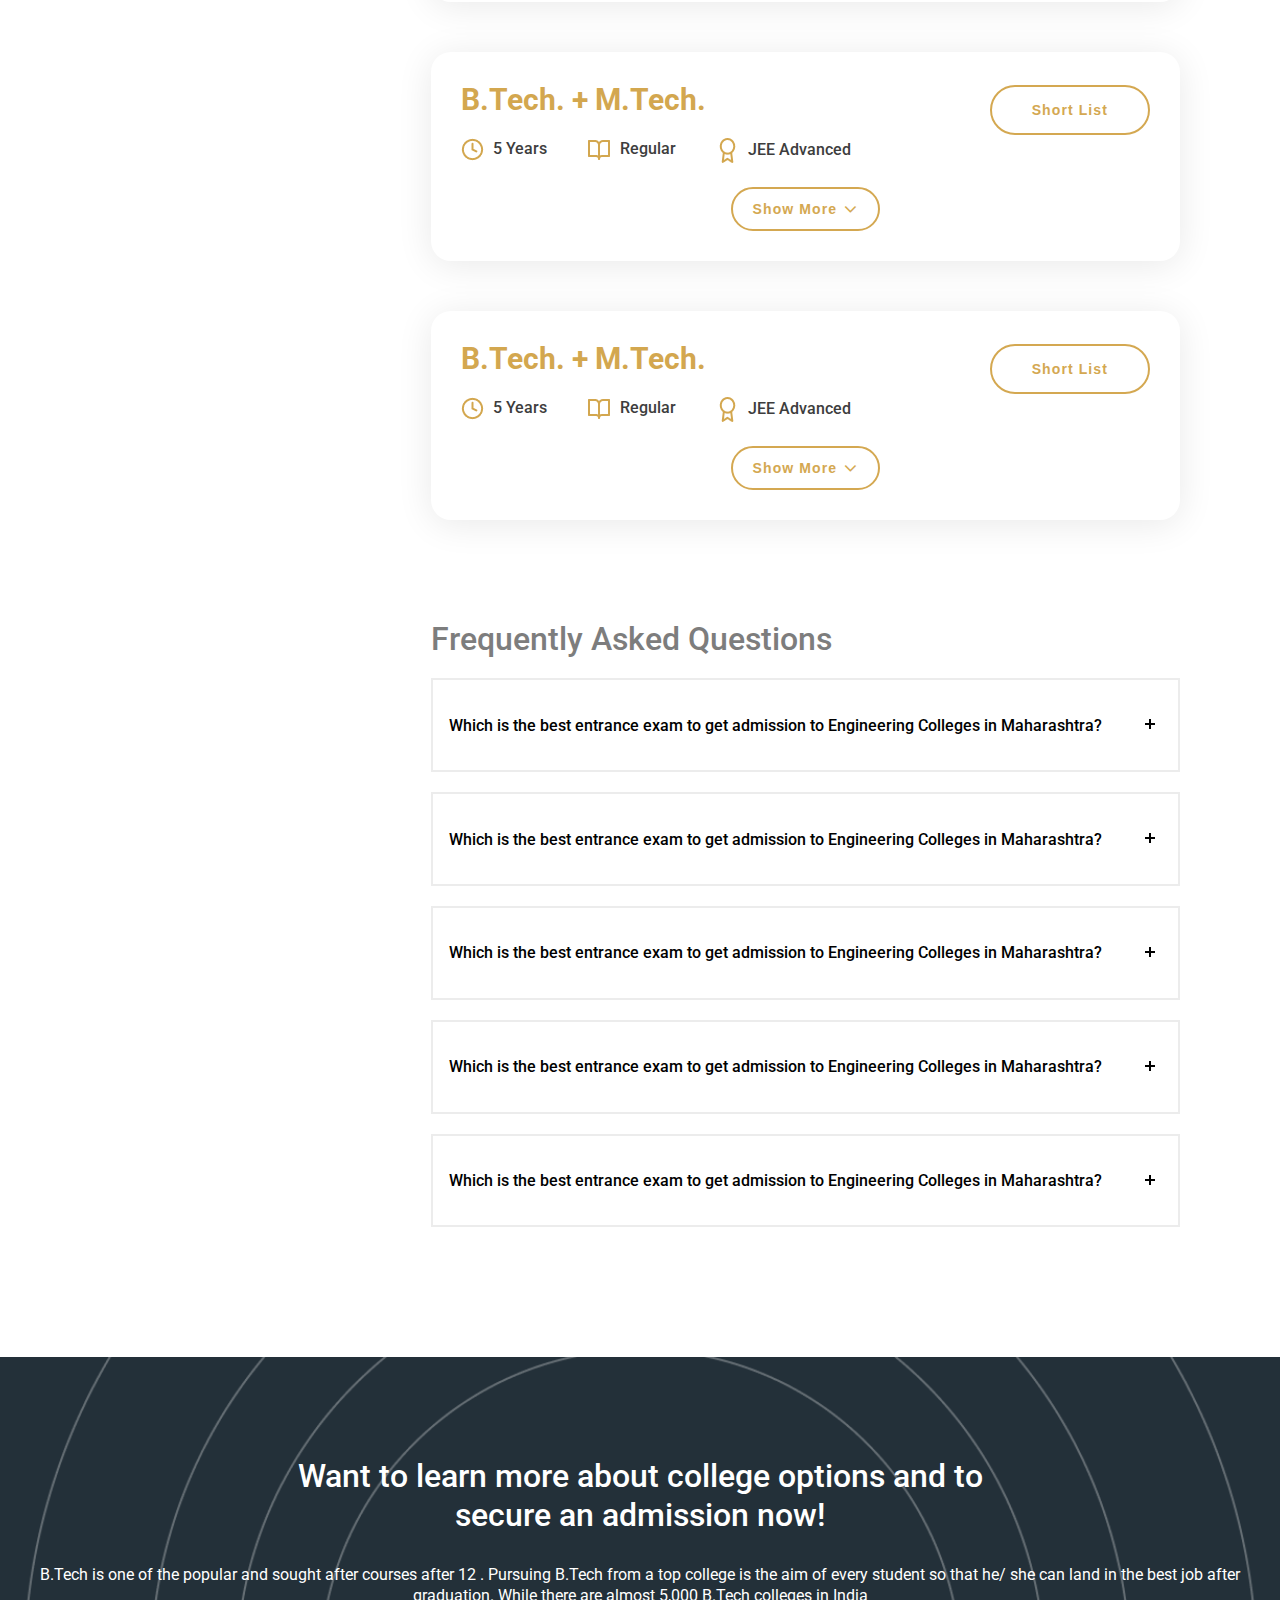
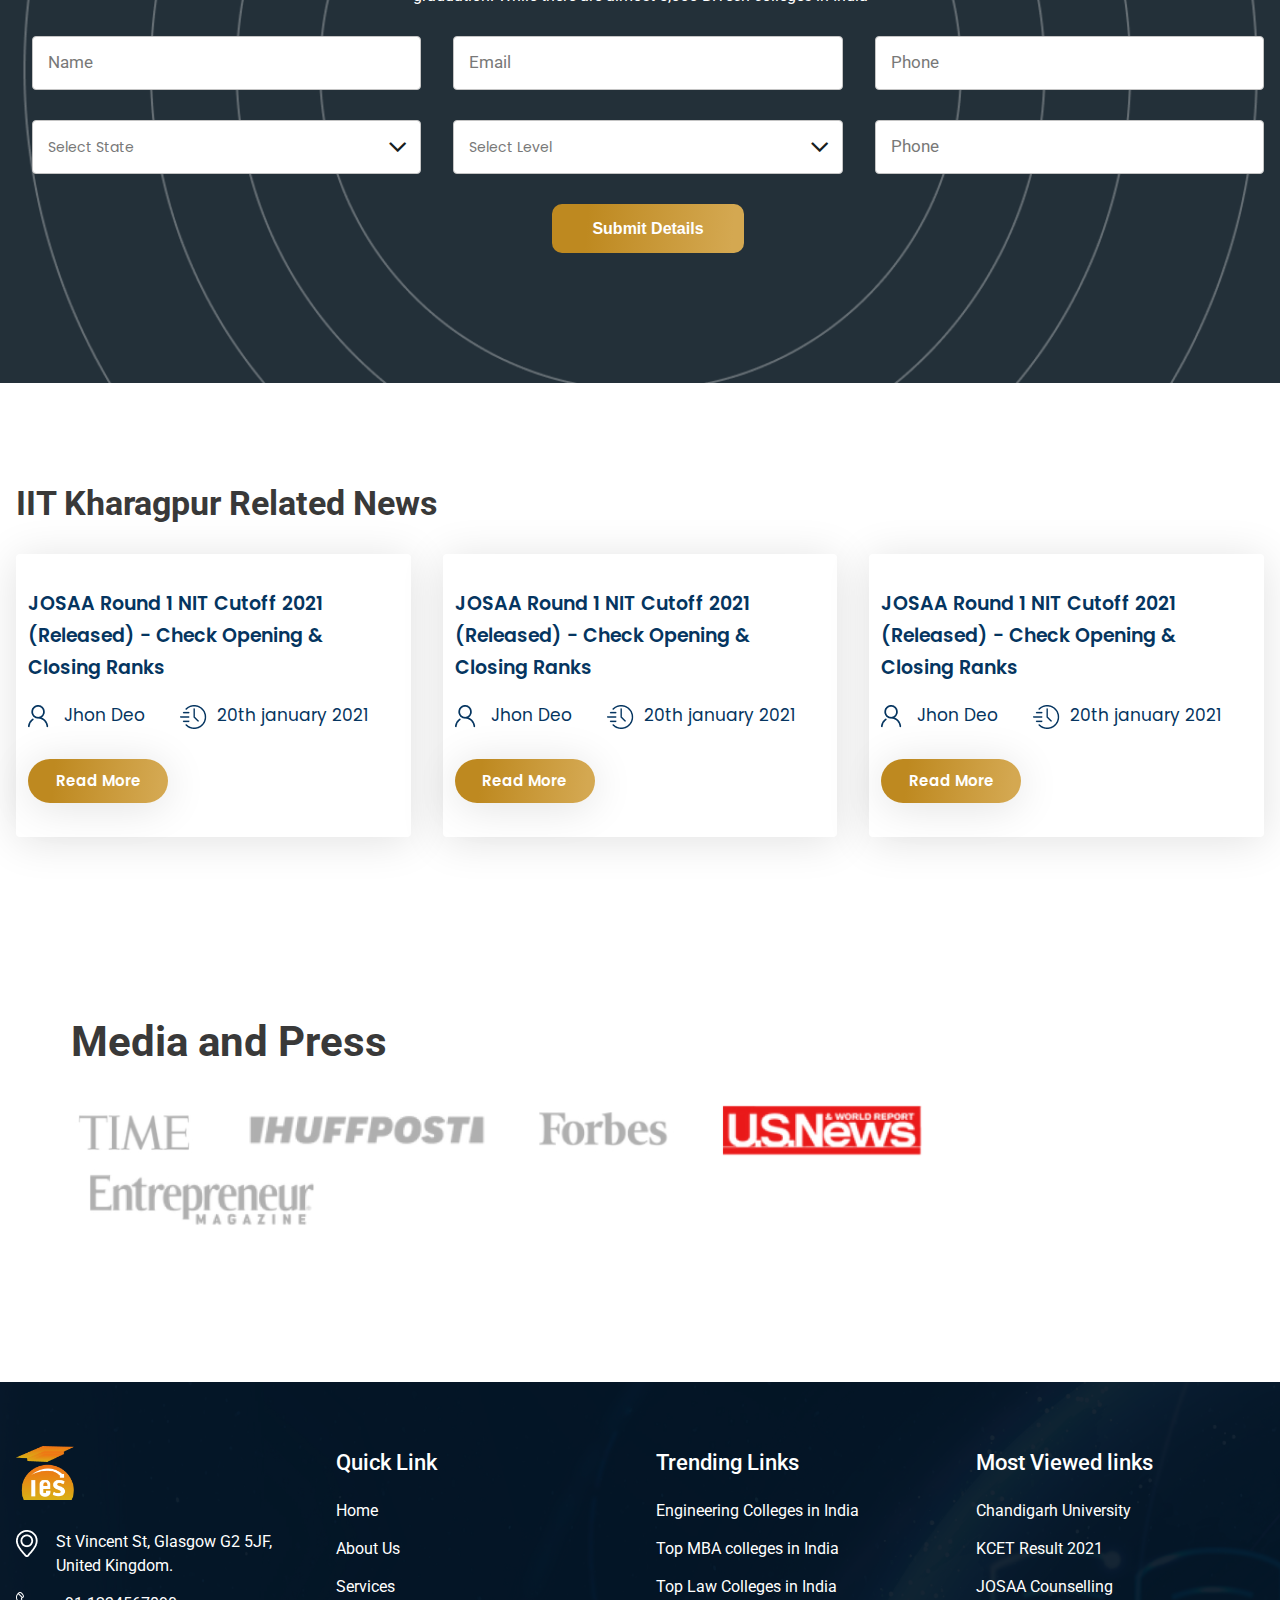
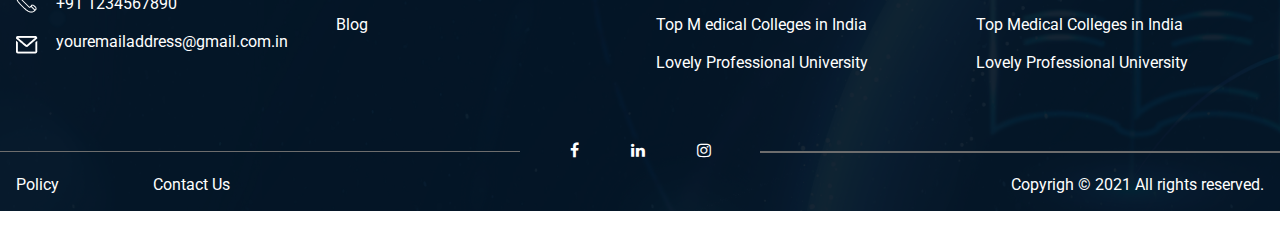
<file: college.html>
<!DOCTYPE html>
<html lang="en">

<head>
    <meta charset="UTF-8">
    <meta http-equiv="X-UA-Compatible" content="IE=edge">
    <meta name="viewport" content="width=device-width, initial-scale=1.0">
    <meta charset="utf-8">
    <meta http-equiv="X-UA-Compatible" content="IE=edge">
    <meta name="viewport"
        content="width=device-width, initial-scale=1, maximum-scale=1.0, user-scalable=0, shrink-to-fit=no">
    <meta name="description" content="">
    <meta name="author" content="">
    <link rel="icon" href="assets/img/favicon.png" type="image/x-icon" />
    <title>Colleges</title>
    <link rel="stylesheet" href="https://cdnjs.cloudflare.com/ajax/libs/font-awesome/4.7.0/css/font-awesome.min.css">
    <link href="assets/css/bootstrap.css" rel="stylesheet">
    <link rel="stylesheet" href="assets/css/slick-theme.css">
    <link rel="stylesheet" href="assets/css/slick.css">
    <link href="assets/css/css.css" rel="stylesheet">
    <link href="assets/css/responsive.css" rel="stylesheet">
    <link rel="stylesheet" href="./assets/css/college.css">

    <link rel="preconnect" href="https://fonts.googleapis.com">
    <link rel="preconnect" href="https://fonts.gstatic.com" crossorigin>
    <link
        href="https://fonts.googleapis.com/css2?family=Poppins:ital,wght@0,100;0,200;0,300;0,400;0,500;0,600;0,700;0,800;0,900;1,100;1,200;1,300;1,400;1,500;1,600;1,700;1,800;1,900&display=swap"
        rel="stylesheet">
    <!--     font-family: 'Poppins', sans-serif; -->

    <link rel="preconnect" href="https://fonts.googleapis.com">
    <link rel="preconnect" href="https://fonts.gstatic.com" crossorigin>
    <link
        href="https://fonts.googleapis.com/css2?family=Roboto:ital,wght@0,400;0,500;0,700;0,900;1,400;1,500;1,700;1,900&display=swap"
        rel="stylesheet">
    <!-- font-family: 'Roboto', sans-serif; -->

    <title>Document</title>
</head>

<body>

    <header class="page-header">
        <div class="container">
            <div class="page-header-flexbox clearfix">
                <div class="logo">
                    <a href="#"><img src="assets/img/College details page/logo.png" class="img-fluid" alt=""></a>
                </div>
                <div class="header-right">
                    <div class="nav-toggle">
                        <span></span>
                        <span></span>
                        <span></span>
                    </div>
                    <a href="#" class="menu-search"><i class="fa fa-search"></i></a>
                    <nav class="nav-primary">
                        <div class="menu-top">
                            <div class="menu-top-left">
                                <ul>
                                    <li>
                                        <a href="#"> <img src="assets/img/phone.png">+91 1234567890</a>
                                    </li>
                                    <li style="text-transform: lowercase;">
                                        <a href="mailto:youremailaddress@gmail.com.in"><img src="assets/img/email.png">
                                            youremailaddress@gmail.com.in</a>
                                    </li>
                                </ul>
                            </div>
                            <div class="menu-top-right">
                                <ul>
                                    <li><a href="#"><i class="fa fa-facebook"></i></a></li>
                                    <li><a href="#"><i class="fa fa-instagram"></i></a></li>
                                    <li><a href="#"><i class="fa fa-linkedin"></i></a></li>
                                </ul>
                            </div>
                        </div>
                        <ul class="menu clearfix">
                            <li><a href="index.html">Home</a></li>
                            <li><a href="about-us.html">About Us</a></li>
                            <li><a href="#" class="active">Colleges</a>
                                <!-- <ul class="mega-menu">
                                    <li class="show"><a href="JavaScript:void(0)">Engineering</a>
                                        <ul>
                                            <div class="mega-menug-col-2">
                                                <div>
                                                    <ul>
                                                        <h3>Popular Colleges</h3>
                                                        <li> <a href="#">University, Punjab, Mohali</a></li>
                                                        <li> <a href="#">University, Chandigarh</a></li>
                                                        <li> <a href="#">Professional University, Phagwara</a></li>
                                                        <li> <a href="#">R. Mangalam University, Gurgaon</a></li>
                                                        <li> <a href="#">University, Jaipur</a></li>
                                                        <li><a href="#">Institute of Engineering and Management,
                                                                Kolkata</a> </li>
                                                    </ul>
                                                </div>
                                                <div>
                                                    <ul>
                                                        <h3>Popular Colleges</h3>
                                                        <li> <a href="#">University, Punjab, Mohali</a></li>
                                                        <li> <a href="#">University, Chandigarh</a></li>
                                                        <li> <a href="#">Professional University, Phagwara</a></li>
                                                        <li> <a href="#">R. Mangalam University, Gurgaon</a></li>
                                                        <li> <a href="#">University, Jaipur</a></li>
                                                        <li><a href="#">Institute of Engineering and Management,
                                                                Kolkata</a> </li>
                                                    </ul>
                                                </div>
                                            </div>
                                            <div class="mega-menug-col-3">
                                                <div>
                                                    <ul>
                                                        <h3>Colleges By Degrees</h3>
                                                        <li><a href="#">B.Tech</a></li>
                                                        <li><a href="#">M.Tech.</a></li>
                                                        <li><a href="#">B.Arch</a></li>
                                                        <li><a href="#">B.Tech + M.Tech</a></li>
                                                        <li><a href="#">Diploma</a></li>
                                                        <li><a href="#" class="view-all">VIEW ALL</a></li>
                                                    </ul>
                                                </div>

                                                <div>
                                                    <ul>
                                                        <h3>Colleges By Degrees</h3>
                                                        <li><a href="#">B.Tech</a></li>
                                                        <li><a href="#">M.Tech.</a></li>
                                                        <li><a href="#">B.Arch</a></li>
                                                        <li><a href="#">B.Tech + M.Tech</a></li>
                                                        <li><a href="#">Diploma</a></li>
                                                        <li><a href="#" class="view-all">VIEW ALL</a></li>
                                                    </ul>
                                                </div>

                                                <div>
                                                    <ul>
                                                        <h3>Colleges By Degrees</h3>
                                                        <li><a href="#">B.Tech</a></li>
                                                        <li><a href="#">M.Tech.</a></li>
                                                        <li><a href="#">B.Arch</a></li>
                                                        <li><a href="#">B.Tech + M.Tech</a></li>
                                                        <li><a href="#">Diploma</a></li>
                                                        <li><a href="#" class="view-all">VIEW ALL</a></li>
                                                    </ul>
                                                </div>
                                            </div>
                                        </ul>
                                    </li>
                                    <li class="show"><a href="#">Management</a>
                                        <ul>
                                            <div class="mega-menug-col-2">
                                                <div>
                                                    <ul>
                                                        <h3>Management</h3>
                                                        <li> <a href="#">University, Punjab, Mohali</a></li>
                                                        <li> <a href="#">University, Chandigarh</a></li>
                                                        <li> <a href="#">Professional University, Phagwara</a></li>
                                                        <li> <a href="#">R. Mangalam University, Gurgaon</a></li>
                                                        <li> <a href="#">University, Jaipur</a></li>
                                                        <li><a href="#">Institute of Engineering and Management,
                                                                Kolkata</a> </li>
                                                    </ul>
                                                </div>
                                                <div>
                                                    <ul>
                                                        <h3>Popular Colleges</h3>
                                                        <li> <a href="#">University, Punjab, Mohali</a></li>
                                                        <li> <a href="#">University, Chandigarh</a></li>
                                                        <li> <a href="#">Professional University, Phagwara</a></li>
                                                        <li> <a href="#">R. Mangalam University, Gurgaon</a></li>
                                                        <li> <a href="#">University, Jaipur</a></li>
                                                        <li><a href="#">Institute of Engineering and Management,
                                                                Kolkata</a> </li>
                                                    </ul>
                                                </div>
                                            </div>
                                            <div class="mega-menug-col-3">
                                                <div>
                                                    <ul>
                                                        <h3>Colleges By Degrees</h3>
                                                        <li><a href="#">B.Tech</a></li>
                                                        <li><a href="#">M.Tech.</a></li>
                                                        <li><a href="#">B.Arch</a></li>
                                                        <li><a href="#">B.Tech + M.Tech</a></li>
                                                        <li><a href="#">Diploma</a></li>
                                                        <li><a href="#" class="view-all">VIEW ALL</a></li>
                                                    </ul>
                                                </div>

                                                <div>
                                                    <ul>
                                                        <h3>Colleges By Degrees</h3>
                                                        <li><a href="#">B.Tech</a></li>
                                                        <li><a href="#">M.Tech.</a></li>
                                                        <li><a href="#">B.Arch</a></li>
                                                        <li><a href="#">B.Tech + M.Tech</a></li>
                                                        <li><a href="#">Diploma</a></li>
                                                        <li><a href="#" class="view-all">VIEW ALL</a></li>
                                                    </ul>
                                                </div>

                                                <div>
                                                    <ul>
                                                        <h3>Colleges By Degrees</h3>
                                                        <li><a href="#">B.Tech</a></li>
                                                        <li><a href="#">M.Tech.</a></li>
                                                        <li><a href="#">B.Arch</a></li>
                                                        <li><a href="#">B.Tech + M.Tech</a></li>
                                                        <li><a href="#">Diploma</a></li>
                                                        <li><a href="#" class="view-all">VIEW ALL</a></li>
                                                    </ul>
                                                </div>
                                            </div>
                                        </ul>
                                    </li>

                                    <li class="show"><a href="#">Commerce & Banking</a>
                                        <ul>
                                            <div class="mega-menug-col-2">
                                                <div>
                                                    <ul>
                                                        <h3>Commerce & Banking</h3>
                                                        <li> <a href="#">University, Punjab, Mohali</a></li>
                                                        <li> <a href="#">University, Chandigarh</a></li>
                                                        <li> <a href="#">Professional University, Phagwara</a></li>
                                                        <li> <a href="#">R. Mangalam University, Gurgaon</a></li>
                                                        <li> <a href="#">University, Jaipur</a></li>
                                                        <li><a href="#">Institute of Engineering and Management,
                                                                Kolkata</a> </li>
                                                    </ul>
                                                </div>
                                                <div>
                                                    <ul>
                                                        <h3>Popular Colleges</h3>
                                                        <li> <a href="#">University, Punjab, Mohali</a></li>
                                                        <li> <a href="#">University, Chandigarh</a></li>
                                                        <li> <a href="#">Professional University, Phagwara</a></li>
                                                        <li> <a href="#">R. Mangalam University, Gurgaon</a></li>
                                                        <li> <a href="#">University, Jaipur</a></li>
                                                        <li><a href="#">Institute of Engineering and Management,
                                                                Kolkata</a> </li>
                                                    </ul>
                                                </div>
                                            </div>
                                            <div class="mega-menug-col-3">
                                                <div>
                                                    <ul>
                                                        <h3>Colleges By Degrees</h3>
                                                        <li><a href="#">B.Tech</a></li>
                                                        <li><a href="#">M.Tech.</a></li>
                                                        <li><a href="#">B.Arch</a></li>
                                                        <li><a href="#">B.Tech + M.Tech</a></li>
                                                        <li><a href="#">Diploma</a></li>
                                                        <li><a href="#" class="view-all">VIEW ALL</a></li>
                                                    </ul>
                                                </div>

                                                <div>
                                                    <ul>
                                                        <h3>Colleges By Degrees</h3>
                                                        <li><a href="#">B.Tech</a></li>
                                                        <li><a href="#">M.Tech.</a></li>
                                                        <li><a href="#">B.Arch</a></li>
                                                        <li><a href="#">B.Tech + M.Tech</a></li>
                                                        <li><a href="#">Diploma</a></li>
                                                        <li><a href="#" class="view-all">VIEW ALL</a></li>
                                                    </ul>
                                                </div>

                                                <div>
                                                    <ul>
                                                        <h3>Colleges By Degrees</h3>
                                                        <li><a href="#">B.Tech</a></li>
                                                        <li><a href="#">M.Tech.</a></li>
                                                        <li><a href="#">B.Arch</a></li>
                                                        <li><a href="#">B.Tech + M.Tech</a></li>
                                                        <li><a href="#">Diploma</a></li>
                                                        <li><a href="#" class="view-all">VIEW ALL</a></li>
                                                    </ul>
                                                </div>
                                            </div>
                                        </ul>
                                    </li>
                                    <li class="show"><a href="#">Medical</a>
                                        <ul>
                                            <div class="mega-menug-col-2">
                                                <div>
                                                    <ul>
                                                        <h3>Medical</h3>
                                                        <li> <a href="#">University, Punjab, Mohali</a></li>
                                                        <li> <a href="#">University, Chandigarh</a></li>
                                                        <li> <a href="#">Professional University, Phagwara</a></li>
                                                        <li> <a href="#">R. Mangalam University, Gurgaon</a></li>
                                                        <li> <a href="#">University, Jaipur</a></li>
                                                        <li><a href="#">Institute of Engineering and Management,
                                                                Kolkata</a> </li>
                                                    </ul>
                                                </div>
                                                <div>
                                                    <ul>
                                                        <h3>Popular Colleges</h3>
                                                        <li> <a href="#">University, Punjab, Mohali</a></li>
                                                        <li> <a href="#">University, Chandigarh</a></li>
                                                        <li> <a href="#">Professional University, Phagwara</a></li>
                                                        <li> <a href="#">R. Mangalam University, Gurgaon</a></li>
                                                        <li> <a href="#">University, Jaipur</a></li>
                                                        <li><a href="#">Institute of Engineering and Management,
                                                                Kolkata</a> </li>
                                                    </ul>
                                                </div>
                                            </div>
                                            <div class="mega-menug-col-3">
                                                <div>
                                                    <ul>
                                                        <h3>Colleges By Degrees</h3>
                                                        <li><a href="#">B.Tech</a></li>
                                                        <li><a href="#">M.Tech.</a></li>
                                                        <li><a href="#">B.Arch</a></li>
                                                        <li><a href="#">B.Tech + M.Tech</a></li>
                                                        <li><a href="#">Diploma</a></li>
                                                        <li><a href="#" class="view-all">VIEW ALL</a></li>
                                                    </ul>
                                                </div>

                                                <div>
                                                    <ul>
                                                        <h3>Colleges By Degrees</h3>
                                                        <li><a href="#">B.Tech</a></li>
                                                        <li><a href="#">M.Tech.</a></li>
                                                        <li><a href="#">B.Arch</a></li>
                                                        <li><a href="#">B.Tech + M.Tech</a></li>
                                                        <li><a href="#">Diploma</a></li>
                                                        <li><a href="#" class="view-all">VIEW ALL</a></li>
                                                    </ul>
                                                </div>

                                                <div>
                                                    <ul>
                                                        <h3>Colleges By Degrees</h3>
                                                        <li><a href="#">B.Tech</a></li>
                                                        <li><a href="#">M.Tech.</a></li>
                                                        <li><a href="#">B.Arch</a></li>
                                                        <li><a href="#">B.Tech + M.Tech</a></li>
                                                        <li><a href="#">Diploma</a></li>
                                                        <li><a href="#" class="view-all">VIEW ALL</a></li>
                                                    </ul>
                                                </div>
                                            </div>
                                        </ul>
                                    </li>
                                    <li class="show"><a href="#">Sciences</a>
                                        <ul>
                                            <div class="mega-menug-col-2">
                                                <div>
                                                    <ul>
                                                        <h3>Sciences</h3>
                                                        <li> <a href="#">University, Punjab, Mohali</a></li>
                                                        <li> <a href="#">University, Chandigarh</a></li>
                                                        <li> <a href="#">Professional University, Phagwara</a></li>
                                                        <li> <a href="#">R. Mangalam University, Gurgaon</a></li>
                                                        <li> <a href="#">University, Jaipur</a></li>
                                                        <li><a href="#">Institute of Engineering and Management,
                                                                Kolkata</a> </li>
                                                    </ul>
                                                </div>
                                                <div>
                                                    <ul>
                                                        <h3>Popular Colleges</h3>
                                                        <li> <a href="#">University, Punjab, Mohali</a></li>
                                                        <li> <a href="#">University, Chandigarh</a></li>
                                                        <li> <a href="#">Professional University, Phagwara</a></li>
                                                        <li> <a href="#">R. Mangalam University, Gurgaon</a></li>
                                                        <li> <a href="#">University, Jaipur</a></li>
                                                        <li><a href="#">Institute of Engineering and Management,
                                                                Kolkata</a> </li>
                                                    </ul>
                                                </div>
                                            </div>
                                            <div class="mega-menug-col-3">
                                                <div>
                                                    <ul>
                                                        <h3>Colleges By Degrees</h3>
                                                        <li><a href="#">B.Tech</a></li>
                                                        <li><a href="#">M.Tech.</a></li>
                                                        <li><a href="#">B.Arch</a></li>
                                                        <li><a href="#">B.Tech + M.Tech</a></li>
                                                        <li><a href="#">Diploma</a></li>
                                                        <li><a href="#" class="view-all">VIEW ALL</a></li>
                                                    </ul>
                                                </div>

                                                <div>
                                                    <ul>
                                                        <h3>Colleges By Degrees</h3>
                                                        <li><a href="#">B.Tech</a></li>
                                                        <li><a href="#">M.Tech.</a></li>
                                                        <li><a href="#">B.Arch</a></li>
                                                        <li><a href="#">B.Tech + M.Tech</a></li>
                                                        <li><a href="#">Diploma</a></li>
                                                        <li><a href="#" class="view-all">VIEW ALL</a></li>
                                                    </ul>
                                                </div>

                                                <div>
                                                    <ul>
                                                        <h3>Colleges By Degrees</h3>
                                                        <li><a href="#">B.Tech</a></li>
                                                        <li><a href="#">M.Tech.</a></li>
                                                        <li><a href="#">B.Arch</a></li>
                                                        <li><a href="#">B.Tech + M.Tech</a></li>
                                                        <li><a href="#">Diploma</a></li>
                                                        <li><a href="#" class="view-all">VIEW ALL</a></li>
                                                    </ul>
                                                </div>
                                            </div>
                                        </ul>
                                    </li>
                                    <li class="show"><a href="#">Hotel Management</a>
                                        <ul>
                                            <div class="mega-menug-col-2">
                                                <div>
                                                    <ul>
                                                        <h3>Popular Colleges</h3>
                                                        <li> <a href="#">University, Punjab, Mohali</a></li>
                                                        <li> <a href="#">University, Chandigarh</a></li>
                                                        <li> <a href="#">Professional University, Phagwara</a></li>
                                                        <li> <a href="#">R. Mangalam University, Gurgaon</a></li>
                                                        <li> <a href="#">University, Jaipur</a></li>
                                                        <li><a href="#">Institute of Engineering and Management,
                                                                Kolkata</a> </li>
                                                    </ul>
                                                </div>
                                                <div>
                                                    <ul>
                                                        <h3>Popular Colleges</h3>
                                                        <li> <a href="#">University, Punjab, Mohali</a></li>
                                                        <li> <a href="#">University, Chandigarh</a></li>
                                                        <li> <a href="#">Professional University, Phagwara</a></li>
                                                        <li> <a href="#">R. Mangalam University, Gurgaon</a></li>
                                                        <li> <a href="#">University, Jaipur</a></li>
                                                        <li><a href="#">Institute of Engineering and Management,
                                                                Kolkata</a> </li>
                                                    </ul>
                                                </div>
                                            </div>
                                            <div class="mega-menug-col-3">
                                                <div>
                                                    <ul>
                                                        <h3>Colleges By Degrees</h3>
                                                        <li><a href="#">B.Tech</a></li>
                                                        <li><a href="#">M.Tech.</a></li>
                                                        <li><a href="#">B.Arch</a></li>
                                                        <li><a href="#">B.Tech + M.Tech</a></li>
                                                        <li><a href="#">Diploma</a></li>
                                                        <li><a href="#" class="view-all">VIEW ALL</a></li>
                                                    </ul>
                                                </div>

                                                <div>
                                                    <ul>
                                                        <h3>Colleges By Degrees</h3>
                                                        <li><a href="#">B.Tech</a></li>
                                                        <li><a href="#">M.Tech.</a></li>
                                                        <li><a href="#">B.Arch</a></li>
                                                        <li><a href="#">B.Tech + M.Tech</a></li>
                                                        <li><a href="#">Diploma</a></li>
                                                        <li><a href="#" class="view-all">VIEW ALL</a></li>
                                                    </ul>
                                                </div>

                                                <div>
                                                    <ul>
                                                        <h3>Colleges By Degrees</h3>
                                                        <li><a href="#">B.Tech</a></li>
                                                        <li><a href="#">M.Tech.</a></li>
                                                        <li><a href="#">B.Arch</a></li>
                                                        <li><a href="#">B.Tech + M.Tech</a></li>
                                                        <li><a href="#">Diploma</a></li>
                                                        <li><a href="#" class="view-all">VIEW ALL</a></li>
                                                    </ul>
                                                </div>
                                            </div>
                                        </ul>
                                    </li>
                                    <li class="show"><a href="#">Information Technology</a>
                                        <ul>
                                            <div class="mega-menug-col-2">
                                                <div>
                                                    <ul>
                                                        <h3>Popular Colleges</h3>
                                                        <li> <a href="#">University, Punjab, Mohali</a></li>
                                                        <li> <a href="#">University, Chandigarh</a></li>
                                                        <li> <a href="#">Professional University, Phagwara</a></li>
                                                        <li> <a href="#">R. Mangalam University, Gurgaon</a></li>
                                                        <li> <a href="#">University, Jaipur</a></li>
                                                        <li><a href="#">Institute of Engineering and Management,
                                                                Kolkata</a> </li>
                                                    </ul>
                                                </div>
                                                <div>
                                                    <ul>
                                                        <h3>Popular Colleges</h3>
                                                        <li> <a href="#">University, Punjab, Mohali</a></li>
                                                        <li> <a href="#">University, Chandigarh</a></li>
                                                        <li> <a href="#">Professional University, Phagwara</a></li>
                                                        <li> <a href="#">R. Mangalam University, Gurgaon</a></li>
                                                        <li> <a href="#">University, Jaipur</a></li>
                                                        <li><a href="#">Institute of Engineering and Management,
                                                                Kolkata</a> </li>
                                                    </ul>
                                                </div>
                                            </div>
                                            <div class="mega-menug-col-3">
                                                <div>
                                                    <ul>
                                                        <h3>Colleges By Degrees</h3>
                                                        <li><a href="#">B.Tech</a></li>
                                                        <li><a href="#">M.Tech.</a></li>
                                                        <li><a href="#">B.Arch</a></li>
                                                        <li><a href="#">B.Tech + M.Tech</a></li>
                                                        <li><a href="#">Diploma</a></li>
                                                        <li><a href="#" class="view-all">VIEW ALL</a></li>
                                                    </ul>
                                                </div>

                                                <div>
                                                    <ul>
                                                        <h3>Colleges By Degrees</h3>
                                                        <li><a href="#">B.Tech</a></li>
                                                        <li><a href="#">M.Tech.</a></li>
                                                        <li><a href="#">B.Arch</a></li>
                                                        <li><a href="#">B.Tech + M.Tech</a></li>
                                                        <li><a href="#">Diploma</a></li>
                                                        <li><a href="#" class="view-all">VIEW ALL</a></li>
                                                    </ul>
                                                </div>

                                                <div>
                                                    <ul>
                                                        <h3>Colleges By Degrees</h3>
                                                        <li><a href="#">B.Tech</a></li>
                                                        <li><a href="#">M.Tech.</a></li>
                                                        <li><a href="#">B.Arch</a></li>
                                                        <li><a href="#">B.Tech + M.Tech</a></li>
                                                        <li><a href="#">Diploma</a></li>
                                                        <li><a href="#" class="view-all">VIEW ALL</a></li>
                                                    </ul>
                                                </div>
                                            </div>
                                        </ul>
                                    </li>
                                    <li class="show"><a href="#">Arts & Humanities</a>
                                        <ul>
                                            <div class="mega-menug-col-2">
                                                <div>
                                                    <ul>
                                                        <h3>Popular Colleges</h3>
                                                        <li> <a href="#">University, Punjab, Mohali</a></li>
                                                        <li> <a href="#">University, Chandigarh</a></li>
                                                        <li> <a href="#">Professional University, Phagwara</a></li>
                                                        <li> <a href="#">R. Mangalam University, Gurgaon</a></li>
                                                        <li> <a href="#">University, Jaipur</a></li>
                                                        <li><a href="#">Institute of Engineering and Management,
                                                                Kolkata</a> </li>
                                                    </ul>
                                                </div>
                                                <div>
                                                    <ul>
                                                        <h3>Popular Colleges</h3>
                                                        <li> <a href="#">University, Punjab, Mohali</a></li>
                                                        <li> <a href="#">University, Chandigarh</a></li>
                                                        <li> <a href="#">Professional University, Phagwara</a></li>
                                                        <li> <a href="#">R. Mangalam University, Gurgaon</a></li>
                                                        <li> <a href="#">University, Jaipur</a></li>
                                                        <li><a href="#">Institute of Engineering and Management,
                                                                Kolkata</a> </li>
                                                    </ul>
                                                </div>
                                            </div>
                                            <div class="mega-menug-col-3">
                                                <div>
                                                    <ul>
                                                        <h3>Colleges By Degrees</h3>
                                                        <li><a href="#">B.Tech</a></li>
                                                        <li><a href="#">M.Tech.</a></li>
                                                        <li><a href="#">B.Arch</a></li>
                                                        <li><a href="#">B.Tech + M.Tech</a></li>
                                                        <li><a href="#">Diploma</a></li>
                                                        <li><a href="#" class="view-all">VIEW ALL</a></li>
                                                    </ul>
                                                </div>

                                                <div>
                                                    <ul>
                                                        <h3>Colleges By Degrees</h3>
                                                        <li><a href="#">B.Tech</a></li>
                                                        <li><a href="#">M.Tech.</a></li>
                                                        <li><a href="#">B.Arch</a></li>
                                                        <li><a href="#">B.Tech + M.Tech</a></li>
                                                        <li><a href="#">Diploma</a></li>
                                                        <li><a href="#" class="view-all">VIEW ALL</a></li>
                                                    </ul>
                                                </div>

                                                <div>
                                                    <ul>
                                                        <h3>Colleges By Degrees</h3>
                                                        <li><a href="#">B.Tech</a></li>
                                                        <li><a href="#">M.Tech.</a></li>
                                                        <li><a href="#">B.Arch</a></li>
                                                        <li><a href="#">B.Tech + M.Tech</a></li>
                                                        <li><a href="#">Diploma</a></li>
                                                        <li><a href="#" class="view-all">VIEW ALL</a></li>
                                                    </ul>
                                                </div>
                                            </div>
                                        </ul>
                                    </li>
                                    <li class="show"><a href="#">Mass Communication</a>
                                        <ul>
                                            <div class="mega-menug-col-2">
                                                <div>
                                                    <ul>
                                                        <h3>Popular Colleges</h3>
                                                        <li> <a href="#">University, Punjab, Mohali</a></li>
                                                        <li> <a href="#">University, Chandigarh</a></li>
                                                        <li> <a href="#">Professional University, Phagwara</a></li>
                                                        <li> <a href="#">R. Mangalam University, Gurgaon</a></li>
                                                        <li> <a href="#">University, Jaipur</a></li>
                                                        <li><a href="#">Institute of Engineering and Management,
                                                                Kolkata</a> </li>
                                                    </ul>
                                                </div>
                                                <div>
                                                    <ul>
                                                        <h3>Popular Colleges</h3>
                                                        <li> <a href="#">University, Punjab, Mohali</a></li>
                                                        <li> <a href="#">University, Chandigarh</a></li>
                                                        <li> <a href="#">Professional University, Phagwara</a></li>
                                                        <li> <a href="#">R. Mangalam University, Gurgaon</a></li>
                                                        <li> <a href="#">University, Jaipur</a></li>
                                                        <li><a href="#">Institute of Engineering and Management,
                                                                Kolkata</a> </li>
                                                    </ul>
                                                </div>
                                            </div>
                                            <div class="mega-menug-col-3">
                                                <div>
                                                    <ul>
                                                        <h3>Colleges By Degrees</h3>
                                                        <li><a href="#">B.Tech</a></li>
                                                        <li><a href="#">M.Tech.</a></li>
                                                        <li><a href="#">B.Arch</a></li>
                                                        <li><a href="#">B.Tech + M.Tech</a></li>
                                                        <li><a href="#">Diploma</a></li>
                                                        <li><a href="#" class="view-all">VIEW ALL</a></li>
                                                    </ul>
                                                </div>

                                                <div>
                                                    <ul>
                                                        <h3>Colleges By Degrees</h3>
                                                        <li><a href="#">B.Tech</a></li>
                                                        <li><a href="#">M.Tech.</a></li>
                                                        <li><a href="#">B.Arch</a></li>
                                                        <li><a href="#">B.Tech + M.Tech</a></li>
                                                        <li><a href="#">Diploma</a></li>
                                                        <li><a href="#" class="view-all">VIEW ALL</a></li>
                                                    </ul>
                                                </div>

                                                <div>
                                                    <ul>
                                                        <h3>Colleges By Degrees</h3>
                                                        <li><a href="#">B.Tech</a></li>
                                                        <li><a href="#">M.Tech.</a></li>
                                                        <li><a href="#">B.Arch</a></li>
                                                        <li><a href="#">B.Tech + M.Tech</a></li>
                                                        <li><a href="#">Diploma</a></li>
                                                        <li><a href="#" class="view-all">VIEW ALL</a></li>
                                                    </ul>
                                                </div>
                                            </div>
                                        </ul>
                                    </li>
                                    <li class="show"><a href="#">Nursing</a>
                                        <ul>
                                            <div class="mega-menug-col-2">
                                                <div>
                                                    <ul>
                                                        <h3>Popular Colleges</h3>
                                                        <li> <a href="#">University, Punjab, Mohali</a></li>
                                                        <li> <a href="#">University, Chandigarh</a></li>
                                                        <li> <a href="#">Professional University, Phagwara</a></li>
                                                        <li> <a href="#">R. Mangalam University, Gurgaon</a></li>
                                                        <li> <a href="#">University, Jaipur</a></li>
                                                        <li><a href="#">Institute of Engineering and Management,
                                                                Kolkata</a> </li>
                                                    </ul>
                                                </div>
                                                <div>
                                                    <ul>
                                                        <h3>Popular Colleges</h3>
                                                        <li> <a href="#">University, Punjab, Mohali</a></li>
                                                        <li> <a href="#">University, Chandigarh</a></li>
                                                        <li> <a href="#">Professional University, Phagwara</a></li>
                                                        <li> <a href="#">R. Mangalam University, Gurgaon</a></li>
                                                        <li> <a href="#">University, Jaipur</a></li>
                                                        <li><a href="#">Institute of Engineering and Management,
                                                                Kolkata</a> </li>
                                                    </ul>
                                                </div>
                                            </div>
                                            <div class="mega-menug-col-3">
                                                <div>
                                                    <ul>
                                                        <h3>Colleges By Degrees</h3>
                                                        <li><a href="#">B.Tech</a></li>
                                                        <li><a href="#">M.Tech.</a></li>
                                                        <li><a href="#">B.Arch</a></li>
                                                        <li><a href="#">B.Tech + M.Tech</a></li>
                                                        <li><a href="#">Diploma</a></li>
                                                        <li><a href="#" class="view-all">VIEW ALL</a></li>
                                                    </ul>
                                                </div>

                                                <div>
                                                    <ul>
                                                        <h3>Colleges By Degrees</h3>
                                                        <li><a href="#">B.Tech</a></li>
                                                        <li><a href="#">M.Tech.</a></li>
                                                        <li><a href="#">B.Arch</a></li>
                                                        <li><a href="#">B.Tech + M.Tech</a></li>
                                                        <li><a href="#">Diploma</a></li>
                                                        <li><a href="#" class="view-all">VIEW ALL</a></li>
                                                    </ul>
                                                </div>

                                                <div>
                                                    <ul>
                                                        <h3>Colleges By Degrees</h3>
                                                        <li><a href="#">B.Tech</a></li>
                                                        <li><a href="#">M.Tech.</a></li>
                                                        <li><a href="#">B.Arch</a></li>
                                                        <li><a href="#">B.Tech + M.Tech</a></li>
                                                        <li><a href="#">Diploma</a></li>
                                                        <li><a href="#" class="view-all">VIEW ALL</a></li>
                                                    </ul>
                                                </div>
                                            </div>
                                        </ul>
                                    </li>
                                    <li class="show"><a href="#">Agriculture</a>
                                        <ul>
                                            <div class="mega-menug-col-2">
                                                <div>
                                                    <ul>
                                                        <h3>Popular Colleges</h3>
                                                        <li> <a href="#">University, Punjab, Mohali</a></li>
                                                        <li> <a href="#">University, Chandigarh</a></li>
                                                        <li> <a href="#">Professional University, Phagwara</a></li>
                                                        <li> <a href="#">R. Mangalam University, Gurgaon</a></li>
                                                        <li> <a href="#">University, Jaipur</a></li>
                                                        <li><a href="#">Institute of Engineering and Management,
                                                                Kolkata</a> </li>
                                                    </ul>
                                                </div>
                                                <div>
                                                    <ul>
                                                        <h3>Popular Colleges</h3>
                                                        <li> <a href="#">University, Punjab, Mohali</a></li>
                                                        <li> <a href="#">University, Chandigarh</a></li>
                                                        <li> <a href="#">Professional University, Phagwara</a></li>
                                                        <li> <a href="#">R. Mangalam University, Gurgaon</a></li>
                                                        <li> <a href="#">University, Jaipur</a></li>
                                                        <li><a href="#">Institute of Engineering and Management,
                                                                Kolkata</a> </li>
                                                    </ul>
                                                </div>
                                            </div>
                                            <div class="mega-menug-col-3">
                                                <div>
                                                    <ul>
                                                        <h3>Colleges By Degrees</h3>
                                                        <li><a href="#">B.Tech</a></li>
                                                        <li><a href="#">M.Tech.</a></li>
                                                        <li><a href="#">B.Arch</a></li>
                                                        <li><a href="#">B.Tech + M.Tech</a></li>
                                                        <li><a href="#">Diploma</a></li>
                                                        <li><a href="#" class="view-all">VIEW ALL</a></li>
                                                    </ul>
                                                </div>

                                                <div>
                                                    <ul>
                                                        <h3>Colleges By Degrees</h3>
                                                        <li><a href="#">B.Tech</a></li>
                                                        <li><a href="#">M.Tech.</a></li>
                                                        <li><a href="#">B.Arch</a></li>
                                                        <li><a href="#">B.Tech + M.Tech</a></li>
                                                        <li><a href="#">Diploma</a></li>
                                                        <li><a href="#" class="view-all">VIEW ALL</a></li>
                                                    </ul>
                                                </div>

                                                <div>
                                                    <ul>
                                                        <h3>Colleges By Degrees</h3>
                                                        <li><a href="#">B.Tech</a></li>
                                                        <li><a href="#">M.Tech.</a></li>
                                                        <li><a href="#">B.Arch</a></li>
                                                        <li><a href="#">B.Tech + M.Tech</a></li>
                                                        <li><a href="#">Diploma</a></li>
                                                        <li><a href="#" class="view-all">VIEW ALL</a></li>
                                                    </ul>
                                                </div>
                                            </div>
                                        </ul>
                                    </li>
                                    <li class="show"><a href="#">Design</a>
                                        <ul>
                                            <div class="mega-menug-col-2">
                                                <div>
                                                    <ul>
                                                        <h3>Popular Colleges</h3>
                                                        <li> <a href="#">University, Punjab, Mohali</a></li>
                                                        <li> <a href="#">University, Chandigarh</a></li>
                                                        <li> <a href="#">Professional University, Phagwara</a></li>
                                                        <li> <a href="#">R. Mangalam University, Gurgaon</a></li>
                                                        <li> <a href="#">University, Jaipur</a></li>
                                                        <li><a href="#">Institute of Engineering and Management,
                                                                Kolkata</a> </li>
                                                    </ul>
                                                </div>
                                                <div>
                                                    <ul>
                                                        <h3>Popular Colleges</h3>
                                                        <li> <a href="#">University, Punjab, Mohali</a></li>
                                                        <li> <a href="#">University, Chandigarh</a></li>
                                                        <li> <a href="#">Professional University, Phagwara</a></li>
                                                        <li> <a href="#">R. Mangalam University, Gurgaon</a></li>
                                                        <li> <a href="#">University, Jaipur</a></li>
                                                        <li><a href="#">Institute of Engineering and Management,
                                                                Kolkata</a> </li>
                                                    </ul>
                                                </div>
                                            </div>
                                            <div class="mega-menug-col-3">
                                                <div>
                                                    <ul>
                                                        <h3>Colleges By Degrees</h3>
                                                        <li><a href="#">B.Tech</a></li>
                                                        <li><a href="#">M.Tech.</a></li>
                                                        <li><a href="#">B.Arch</a></li>
                                                        <li><a href="#">B.Tech + M.Tech</a></li>
                                                        <li><a href="#">Diploma</a></li>
                                                        <li><a href="#" class="view-all">VIEW ALL</a></li>
                                                    </ul>
                                                </div>

                                                <div>
                                                    <ul>
                                                        <h3>Colleges By Degrees</h3>
                                                        <li><a href="#">B.Tech</a></li>
                                                        <li><a href="#">M.Tech.</a></li>
                                                        <li><a href="#">B.Arch</a></li>
                                                        <li><a href="#">B.Tech + M.Tech</a></li>
                                                        <li><a href="#">Diploma</a></li>
                                                        <li><a href="#" class="view-all">VIEW ALL</a></li>
                                                    </ul>
                                                </div>

                                                <div>
                                                    <ul>
                                                        <h3>Colleges By Degrees</h3>
                                                        <li><a href="#">B.Tech</a></li>
                                                        <li><a href="#">M.Tech.</a></li>
                                                        <li><a href="#">B.Arch</a></li>
                                                        <li><a href="#">B.Tech + M.Tech</a></li>
                                                        <li><a href="#">Diploma</a></li>
                                                        <li><a href="#" class="view-all">VIEW ALL</a></li>
                                                    </ul>
                                                </div>
                                            </div>
                                        </ul>
                                    </li>
                                    <li class="show"><a href="#">Pharmacy</a>
                                        <ul>
                                            <div class="mega-menug-col-2">
                                                <div>
                                                    <ul>
                                                        <h3>Popular Colleges</h3>
                                                        <li> <a href="#">University, Punjab, Mohali</a></li>
                                                        <li> <a href="#">University, Chandigarh</a></li>
                                                        <li> <a href="#">Professional University, Phagwara</a></li>
                                                        <li> <a href="#">R. Mangalam University, Gurgaon</a></li>
                                                        <li> <a href="#">University, Jaipur</a></li>
                                                        <li><a href="#">Institute of Engineering and Management,
                                                                Kolkata</a> </li>
                                                    </ul>
                                                </div>
                                                <div>
                                                    <ul>
                                                        <h3>Popular Colleges</h3>
                                                        <li> <a href="#">University, Punjab, Mohali</a></li>
                                                        <li> <a href="#">University, Chandigarh</a></li>
                                                        <li> <a href="#">Professional University, Phagwara</a></li>
                                                        <li> <a href="#">R. Mangalam University, Gurgaon</a></li>
                                                        <li> <a href="#">University, Jaipur</a></li>
                                                        <li><a href="#">Institute of Engineering and Management,
                                                                Kolkata</a> </li>
                                                    </ul>
                                                </div>
                                            </div>
                                            <div class="mega-menug-col-3">
                                                <div>
                                                    <ul>
                                                        <h3>Colleges By Degrees</h3>
                                                        <li><a href="#">B.Tech</a></li>
                                                        <li><a href="#">M.Tech.</a></li>
                                                        <li><a href="#">B.Arch</a></li>
                                                        <li><a href="#">B.Tech + M.Tech</a></li>
                                                        <li><a href="#">Diploma</a></li>
                                                        <li><a href="#" class="view-all">VIEW ALL</a></li>
                                                    </ul>
                                                </div>

                                                <div>
                                                    <ul>
                                                        <h3>Colleges By Degrees</h3>
                                                        <li><a href="#">B.Tech</a></li>
                                                        <li><a href="#">M.Tech.</a></li>
                                                        <li><a href="#">B.Arch</a></li>
                                                        <li><a href="#">B.Tech + M.Tech</a></li>
                                                        <li><a href="#">Diploma</a></li>
                                                        <li><a href="#" class="view-all">VIEW ALL</a></li>
                                                    </ul>
                                                </div>

                                                <div>
                                                    <ul>
                                                        <h3>Colleges By Degrees</h3>
                                                        <li><a href="#">B.Tech</a></li>
                                                        <li><a href="#">M.Tech.</a></li>
                                                        <li><a href="#">B.Arch</a></li>
                                                        <li><a href="#">B.Tech + M.Tech</a></li>
                                                        <li><a href="#">Diploma</a></li>
                                                        <li><a href="#" class="view-all">VIEW ALL</a></li>
                                                    </ul>
                                                </div>
                                            </div>
                                        </ul>
                                    </li>
                                    <li class="show"><a href="#">Law</a>
                                        <ul>
                                            <div class="mega-menug-col-2">
                                                <div>
                                                    <ul>
                                                        <h3>Popular Colleges</h3>
                                                        <li> <a href="#">University, Punjab, Mohali</a></li>
                                                        <li> <a href="#">University, Chandigarh</a></li>
                                                        <li> <a href="#">Professional University, Phagwara</a></li>
                                                        <li> <a href="#">R. Mangalam University, Gurgaon</a></li>
                                                        <li> <a href="#">University, Jaipur</a></li>
                                                        <li><a href="#">Institute of Engineering and Management,
                                                                Kolkata</a> </li>
                                                    </ul>
                                                </div>
                                                <div>
                                                    <ul>
                                                        <h3>Popular Colleges</h3>
                                                        <li> <a href="#">University, Punjab, Mohali</a></li>
                                                        <li> <a href="#">University, Chandigarh</a></li>
                                                        <li> <a href="#">Professional University, Phagwara</a></li>
                                                        <li> <a href="#">R. Mangalam University, Gurgaon</a></li>
                                                        <li> <a href="#">University, Jaipur</a></li>
                                                        <li><a href="#">Institute of Engineering and Management,
                                                                Kolkata</a> </li>
                                                    </ul>
                                                </div>
                                            </div>
                                            <div class="mega-menug-col-3">
                                                <div>
                                                    <ul>
                                                        <h3>Colleges By Degrees</h3>
                                                        <li><a href="#">B.Tech</a></li>
                                                        <li><a href="#">M.Tech.</a></li>
                                                        <li><a href="#">B.Arch</a></li>
                                                        <li><a href="#">B.Tech + M.Tech</a></li>
                                                        <li><a href="#">Diploma</a></li>
                                                        <li><a href="#" class="view-all">VIEW ALL</a></li>
                                                    </ul>
                                                </div>

                                                <div>
                                                    <ul>
                                                        <h3>Colleges By Degrees</h3>
                                                        <li><a href="#">B.Tech</a></li>
                                                        <li><a href="#">M.Tech.</a></li>
                                                        <li><a href="#">B.Arch</a></li>
                                                        <li><a href="#">B.Tech + M.Tech</a></li>
                                                        <li><a href="#">Diploma</a></li>
                                                        <li><a href="#" class="view-all">VIEW ALL</a></li>
                                                    </ul>
                                                </div>

                                                <div>
                                                    <ul>
                                                        <h3>Colleges By Degrees</h3>
                                                        <li><a href="#">B.Tech</a></li>
                                                        <li><a href="#">M.Tech.</a></li>
                                                        <li><a href="#">B.Arch</a></li>
                                                        <li><a href="#">B.Tech + M.Tech</a></li>
                                                        <li><a href="#">Diploma</a></li>
                                                        <li><a href="#" class="view-all">VIEW ALL</a></li>
                                                    </ul>
                                                </div>
                                            </div>
                                        </ul>
                                    </li>
                                    <li class="show"><a href="#">Para Medical</a>
                                        <ul>
                                            <div class="mega-menug-col-2">
                                                <div>
                                                    <ul>
                                                        <h3>Para Medical</h3>
                                                        <li> <a href="#">University, Punjab, Mohali</a></li>
                                                        <li> <a href="#">University, Chandigarh</a></li>
                                                        <li> <a href="#">Professional University, Phagwara</a></li>
                                                        <li> <a href="#">R. Mangalam University, Gurgaon</a></li>
                                                        <li> <a href="#">University, Jaipur</a></li>
                                                        <li><a href="#">Institute of Engineering and Management,
                                                                Kolkata</a> </li>
                                                    </ul>
                                                </div>
                                                <div>
                                                    <ul>
                                                        <h3>Popular Colleges</h3>
                                                        <li> <a href="#">University, Punjab, Mohali</a></li>
                                                        <li> <a href="#">University, Chandigarh</a></li>
                                                        <li> <a href="#">Professional University, Phagwara</a></li>
                                                        <li> <a href="#">R. Mangalam University, Gurgaon</a></li>
                                                        <li> <a href="#">University, Jaipur</a></li>
                                                        <li><a href="#">Institute of Engineering and Management,
                                                                Kolkata</a> </li>
                                                    </ul>
                                                </div>
                                            </div>
                                            <div class="mega-menug-col-3">
                                                <div>
                                                    <ul>
                                                        <h3>Colleges By Degrees</h3>
                                                        <li><a href="#">B.Tech</a></li>
                                                        <li><a href="#">M.Tech.</a></li>
                                                        <li><a href="#">B.Arch</a></li>
                                                        <li><a href="#">B.Tech + M.Tech</a></li>
                                                        <li><a href="#">Diploma</a></li>
                                                        <li><a href="#" class="view-all">VIEW ALL</a></li>
                                                    </ul>
                                                </div>

                                                <div>
                                                    <ul>
                                                        <h3>Colleges By Degrees</h3>
                                                        <li><a href="#">B.Tech</a></li>
                                                        <li><a href="#">M.Tech.</a></li>
                                                        <li><a href="#">B.Arch</a></li>
                                                        <li><a href="#">B.Tech + M.Tech</a></li>
                                                        <li><a href="#">Diploma</a></li>
                                                        <li><a href="#" class="view-all">VIEW ALL</a></li>
                                                    </ul>
                                                </div>

                                                <div>
                                                    <ul>
                                                        <h3>Colleges By Degrees</h3>
                                                        <li><a href="#">B.Tech</a></li>
                                                        <li><a href="#">M.Tech.</a></li>
                                                        <li><a href="#">B.Arch</a></li>
                                                        <li><a href="#">B.Tech + M.Tech</a></li>
                                                        <li><a href="#">Diploma</a></li>
                                                        <li><a href="#" class="view-all">VIEW ALL</a></li>
                                                    </ul>
                                                </div>
                                            </div>
                                        </ul>
                                    </li>
                                    <li class="show"><a href="#">Dental</a>
                                        <ul>
                                            <div class="mega-menug-col-2">
                                                <div>
                                                    <ul>
                                                        <h3>Dental</h3>
                                                        <li> <a href="#">University, Punjab, Mohali</a></li>
                                                        <li> <a href="#">University, Chandigarh</a></li>
                                                        <li> <a href="#">Professional University, Phagwara</a></li>
                                                        <li> <a href="#">R. Mangalam University, Gurgaon</a></li>
                                                        <li> <a href="#">University, Jaipur</a></li>
                                                        <li><a href="#">Institute of Engineering and Management,
                                                                Kolkata</a> </li>
                                                    </ul>
                                                </div>
                                                <div>
                                                    <ul>
                                                        <h3>Popular Colleges</h3>
                                                        <li> <a href="#">University, Punjab, Mohali</a></li>
                                                        <li> <a href="#">University, Chandigarh</a></li>
                                                        <li> <a href="#">Professional University, Phagwara</a></li>
                                                        <li> <a href="#">R. Mangalam University, Gurgaon</a></li>
                                                        <li> <a href="#">University, Jaipur</a></li>
                                                        <li><a href="#">Institute of Engineering and Management,
                                                                Kolkata</a> </li>
                                                    </ul>
                                                </div>
                                            </div>
                                            <div class="mega-menug-col-3">
                                                <div>
                                                    <ul>
                                                        <h3>Colleges By Degrees</h3>
                                                        <li><a href="#">B.Tech</a></li>
                                                        <li><a href="#">M.Tech.</a></li>
                                                        <li><a href="#">B.Arch</a></li>
                                                        <li><a href="#">B.Tech + M.Tech</a></li>
                                                        <li><a href="#">Diploma</a></li>
                                                        <li><a href="#" class="view-all">VIEW ALL</a></li>
                                                    </ul>
                                                </div>

                                                <div>
                                                    <ul>
                                                        <h3>Colleges By Degrees</h3>
                                                        <li><a href="#">B.Tech</a></li>
                                                        <li><a href="#">M.Tech.</a></li>
                                                        <li><a href="#">B.Arch</a></li>
                                                        <li><a href="#">B.Tech + M.Tech</a></li>
                                                        <li><a href="#">Diploma</a></li>
                                                        <li><a href="#" class="view-all">VIEW ALL</a></li>
                                                    </ul>
                                                </div>

                                                <div>
                                                    <ul>
                                                        <h3>Colleges By Degrees</h3>
                                                        <li><a href="#">B.Tech</a></li>
                                                        <li><a href="#">M.Tech.</a></li>
                                                        <li><a href="#">B.Arch</a></li>
                                                        <li><a href="#">B.Tech + M.Tech</a></li>
                                                        <li><a href="#">Diploma</a></li>
                                                        <li><a href="#" class="view-all">VIEW ALL</a></li>
                                                    </ul>
                                                </div>
                                            </div>
                                        </ul>
                                    </li>
                                    <li class="show"><a href="#">Performing Arts</a>
                                        <ul>
                                            <div class="mega-menug-col-2">
                                                <div>
                                                    <ul>
                                                        <h3>Performing Arts</h3>
                                                        <li> <a href="#">University, Punjab, Mohali</a></li>
                                                        <li> <a href="#">University, Chandigarh</a></li>
                                                        <li> <a href="#">Professional University, Phagwara</a></li>
                                                        <li> <a href="#">R. Mangalam University, Gurgaon</a></li>
                                                        <li> <a href="#">University, Jaipur</a></li>
                                                        <li><a href="#">Institute of Engineering and Management,
                                                                Kolkata</a> </li>
                                                    </ul>
                                                </div>
                                                <div>
                                                    <ul>
                                                        <h3>Popular Colleges</h3>
                                                        <li> <a href="#">University, Punjab, Mohali</a></li>
                                                        <li> <a href="#">University, Chandigarh</a></li>
                                                        <li> <a href="#">Professional University, Phagwara</a></li>
                                                        <li> <a href="#">R. Mangalam University, Gurgaon</a></li>
                                                        <li> <a href="#">University, Jaipur</a></li>
                                                        <li><a href="#">Institute of Engineering and Management,
                                                                Kolkata</a> </li>
                                                    </ul>
                                                </div>
                                            </div>
                                            <div class="mega-menug-col-3">
                                                <div>
                                                    <ul>
                                                        <h3>Colleges By Degrees</h3>
                                                        <li><a href="#">B.Tech</a></li>
                                                        <li><a href="#">M.Tech.</a></li>
                                                        <li><a href="#">B.Arch</a></li>
                                                        <li><a href="#">B.Tech + M.Tech</a></li>
                                                        <li><a href="#">Diploma</a></li>
                                                        <li><a href="#" class="view-all">VIEW ALL</a></li>
                                                    </ul>
                                                </div>

                                                <div>
                                                    <ul>
                                                        <h3>Colleges By Degrees</h3>
                                                        <li><a href="#">B.Tech</a></li>
                                                        <li><a href="#">M.Tech.</a></li>
                                                        <li><a href="#">B.Arch</a></li>
                                                        <li><a href="#">B.Tech + M.Tech</a></li>
                                                        <li><a href="#">Diploma</a></li>
                                                        <li><a href="#" class="view-all">VIEW ALL</a></li>
                                                    </ul>
                                                </div>

                                                <div>
                                                    <ul>
                                                        <h3>Colleges By Degrees</h3>
                                                        <li><a href="#">B.Tech</a></li>
                                                        <li><a href="#">M.Tech.</a></li>
                                                        <li><a href="#">B.Arch</a></li>
                                                        <li><a href="#">B.Tech + M.Tech</a></li>
                                                        <li><a href="#">Diploma</a></li>
                                                        <li><a href="#" class="view-all">VIEW ALL</a></li>
                                                    </ul>
                                                </div>
                                            </div>
                                        </ul>
                                    </li>
                                    <li class="show"><a href="#">Education</a>
                                        <ul>
                                            <div class="mega-menug-col-2">
                                                <div>
                                                    <ul>
                                                        <h3>Education</h3>
                                                        <li> <a href="#">University, Punjab, Mohali</a></li>
                                                        <li> <a href="#">University, Chandigarh</a></li>
                                                        <li> <a href="#">Professional University, Phagwara</a></li>
                                                        <li> <a href="#">R. Mangalam University, Gurgaon</a></li>
                                                        <li> <a href="#">University, Jaipur</a></li>
                                                        <li><a href="#">Institute of Engineering and Management,
                                                                Kolkata</a> </li>
                                                    </ul>
                                                </div>
                                                <div>
                                                    <ul>
                                                        <h3>Popular Colleges</h3>
                                                        <li> <a href="#">University, Punjab, Mohali</a></li>
                                                        <li> <a href="#">University, Chandigarh</a></li>
                                                        <li> <a href="#">Professional University, Phagwara</a></li>
                                                        <li> <a href="#">R. Mangalam University, Gurgaon</a></li>
                                                        <li> <a href="#">University, Jaipur</a></li>
                                                        <li><a href="#">Institute of Engineering and Management,
                                                                Kolkata</a> </li>
                                                    </ul>
                                                </div>
                                            </div>
                                            <div class="mega-menug-col-3">
                                                <div>
                                                    <ul>
                                                        <h3>Colleges By Degrees</h3>
                                                        <li><a href="#">B.Tech</a></li>
                                                        <li><a href="#">M.Tech.</a></li>
                                                        <li><a href="#">B.Arch</a></li>
                                                        <li><a href="#">B.Tech + M.Tech</a></li>
                                                        <li><a href="#">Diploma</a></li>
                                                        <li><a href="#" class="view-all">VIEW ALL</a></li>
                                                    </ul>
                                                </div>

                                                <div>
                                                    <ul>
                                                        <h3>Colleges By Degrees</h3>
                                                        <li><a href="#">B.Tech</a></li>
                                                        <li><a href="#">M.Tech.</a></li>
                                                        <li><a href="#">B.Arch</a></li>
                                                        <li><a href="#">B.Tech + M.Tech</a></li>
                                                        <li><a href="#">Diploma</a></li>
                                                        <li><a href="#" class="view-all">VIEW ALL</a></li>
                                                    </ul>
                                                </div>

                                                <div>
                                                    <ul>
                                                        <h3>Colleges By Degrees</h3>
                                                        <li><a href="#">B.Tech</a></li>
                                                        <li><a href="#">M.Tech.</a></li>
                                                        <li><a href="#">B.Arch</a></li>
                                                        <li><a href="#">B.Tech + M.Tech</a></li>
                                                        <li><a href="#">Diploma</a></li>
                                                        <li><a href="#" class="view-all">VIEW ALL</a></li>
                                                    </ul>
                                                </div>
                                            </div>
                                        </ul>
                                    </li>
                                </ul> -->
                            </li>
                            <li><a href="exam.html"> Exam</a></li>
                            <li><a href="courses.html">Courses</a></li>
                            <li><a href="careers.html">Careers</a></li>
                            <li><a href="privacy-policy.html">Privacy Policy</a></li>
                            <li><a href="latest-blog.html">Latest Blog</a></li>
                            <li><a href="contact-us.html">Contact Us</a></li>
                            <li class="menu-item"><a href="#"><i class="fa fa-search"></i></a></li>
                            <li><button type="button" class="btn btn-primary">Login/Signup</button></li>
                        </ul>
                    </nav>
                </div>
            </div>
        </div>
    </header>



    <section id="hero-section">
        <div class="hero ">
            <div class="top-page-nav container">
                <p class="page-nav"> Home > Colleges > <span> Indian Institute of Technology (IIT KGP), Kharagpur
                    </span></p>
            </div>
            <div class="banner">
                <img src="assets/img/College details page/IIT-photo.png" alt="" class="img-fluid">
                <div class="banner-overlay">
                </div>
            </div>
        </div>
    </section>


    

    <section class="college container--2 mx-auto">
        <div class="clg">
            <div class="college-wraper">
                <div class="clg-logo"><img src="./assets/img/College details page/IIT-logo.png" alt="iit logo">
                </div>

                <div class="clg-info">
                    <h3 class="college-name ">Indian Institute of Technology (IIT KGP), Kharagpur</h3>
                    <p class="clg-location"> <img src="./assets/img/College details page/map-pin.png" alt="map">
                        Kharagpur
                        (West Bengal) Approved by : UGC, AICTE</p>

                    <p class="clg-discription">Lorem Ipsum is simply dummy text of the printing and typesetting
                        industry.
                        Lorem Ipsum has been the industry's standard dummy text ever since the 1500s, when an
                        unknown
                        printer took.</p>
                    <div class="clg-btns">
                        <button class="btn btn-apply">Apply Now</button>
                        <button class="btn btn-thirtery">Compare</button>
                        <button class="btn btn-thirtery float-right mr-xl-5">Write Review</button>

                    </div>
                </div>
            </div>
        </div>
    </section>



    <section class="multi-tabs">

        <div class="wrapper container--2 ">
            <input type="radio" name="slider" id="overview">
            <input type="radio" name="slider" id="Admission">
            <input type="radio" name="slider" checked id="courses">
            <input type="radio" name="slider" id="placements">
            <input type="radio" name="slider" id="reviews">
            <nav>
                <label for="overview" class="overview">OverView</label>
                <label for="Admission" class="Admission">Admission</label>
                <label for="courses" class="courses">Courses and fees</label>
                <label for="placements" class="placements">placement</label>
                <label for="reviews" class="reviews">Reviews</label>
                <div class="slider"></div>
            </nav>

            <section class="tab-data">

                <div class="programs-side">
                    <p class="program-title">Programmes <button><i class="fa fa-angle-down"></i></button> </p>
                    <ul class="programs-list ">
                        <li class="program-link"><a href="#">B.Tech + M.Tech</a></li>
                        <li class="program-link"><a href="#">B.Tech</a></li>
                        <li class="program-link"><a href="#">B.Arch</a></li>
                        <li class="program-link"><a href="#">B.Msc</a></li>
                        <li class="program-link"><a href="#">B.PHD</a></li>
                        <li class="program-link"><a href="#">B.MBA</a></li>
                        <li class="program-link"><a href="#">Executive MBA</a></li>
                        <li class="program-link"><a href="#">M.Tech</a></li>
                        <li class="program-link"><a href="#">LLM</a></li>

                    </ul>
                </div>

                <div class="content overview-1 ">
                    <div class="title">This is a Home content</div>
                    <p>Lorem ipsum dolor sit amet, consectetur adipisicing elit. Vero aspernatur nobis provident dolores
                        molestias quia quisquam laborum, inventore quis, distinctioa, fugit repudiandae delectus sunt
                        ipsam!
                        Odio illo at quia doloremque fugit iops, asperiores? Consectetur esse officia labore voluptatum
                        blanditiis molestias dic voluptas est, minima unde sequi, praesentium dicta suscipit quisquam
                        iure
                        sed, nemo.</p>
                </div>
                <div class="content admission-2">
                    <div class="title">This is a Blog content</div>
                    <p>Lorem ipsum dolor sit amet, consectetur adipisicing elit amet. Possimus doloris nesciunt mollitia
                        culpa sint itaque, vitae praesentium assumenda suscipit fugit doloremque adipisci doloribus,
                        sequi
                        facere itaque cumque accusamus, quam molestias sed provident quibusdam nam deleniti. Autem eaque
                        aut
                        impedit eo nobis quia, eos sequi tempore! Facere ex repellendus, laboriosam perferendise. Enim
                        quis
                        illo harum, exercitationem nam totam fugit omnis natus quam totam, repudiandae dolor laborum!
                        Commodi?</p>
                </div>






                <div class="content courses-3">
                    <div class="first box-course">
                        <h2 class="title">87 Courses are offered by IIT Kharagpur</h2>
                        <p class="clg-text">Academic programmes offered by IIT Kharagpur are a gateway to reach
                            students’ dreams and aspirations. The courses offered by IIT Kharagpur are not only
                            innovative but also research oriented. Students get many opportunities to gain in-depth
                            knowledge of various aspects. IIT Kharagpur has 19 departments, 13 schools that offer
                            various professional and interdisciplinary courses and 9 centres of excellence. Through
                            these courses, IIT Kharagpur aims to create a virtual learning environment for students. IIT
                            Kharagpur offers UG, PG, PhD, Dual Degree and Joint Courses. These courses cover Science and
                            Technology stream and have been planned in a way that would not only help students to gain
                            theoretical knowledge but also practical knowledge. Details of these courses can be
                            extracted from the pointers below.</p>
                    </div>





                    <div class="college-listing">

                        <div class="box-course">
                            <div class="closed-box">
                                <div class="course-header">
                                    <h2 class="title">B.Tech. + M.Tech.</h2>
                                    <button class="btn btn-thirtery ">Short List</button>
                                </div>
                                <div class="course-info">
                                    <p><img src="./assets/img/College details page/clock.png" alt="clock png"
                                            class="course-icons"> 5 Years</p>
                                    <p><img src="./assets/img/College details page/book-open.png" alt="regular"
                                            class="course-icons"> Regular</p>
                                    <p><img src="./assets/img/College details page/award.png" alt="awards"
                                            class="course-icons">
                                        JEE Advanced</p>
                                </div>
                                <div class="show-more-btn ">
                                    <button class="btn btn-thirtery  ">Show More <i
                                            class="fa fa-angle-down"></i></button>
                                </div>
                            </div>
                        </div>



                        <div class="box-course">
                            <div class="closed-box">
                                <div class="course-header">
                                    <h2 class="title">B.Tech. + M.Tech.</h2>
                                    <button class="btn btn-thirtery ">Short List</button>
                                </div>
                                <div class="course-info">
                                    <p><img src="./assets/img/College details page/clock.png" alt="clock png"
                                            class="course-icons"> 5 Years</p>
                                    <p><img src="./assets/img/College details page/book-open.png" alt="regular"
                                            class="course-icons"> Regular</p>
                                    <p><img src="./assets/img/College details page/award.png" alt="awards"
                                            class="course-icons">
                                        JEE Advanced</p>
                                </div>
                                <div class="show-more-btn ">
                                    <button class="btn btn-thirtery  ">Show More <i
                                            class="fa fa-angle-down"></i></button>
                                </div>
                            </div>
                            <div>

                            </div>

                            <div class="opened-box">
                                <p class="opened-heading">Available Courses</p>
                                <div class="open">
                                    <div class="clg-courses">
                                        <p class="courses-heading">B. TECH + M.TECH IN INDUSTRIAL ENGG. AND MANG.
                                        </p>
                                        <div class="fees">

                                            <p class="fees-total"> <img src="./assets/img/College details page/fees.png"
                                                    alt="fees" class="fees-icon">

                                                <span>Fee :</span> N&sol;A
                                            </p>
                                            <button class="btn btn-thirtery ">Short List</button>
                                        </div>
                                        <div class="clg-info-bottom">
                                            <a href="#">Check Eligibility</a>
                                            <a href="#">Placement</a>
                                            <a href="#">Cutoffs</a>
                                        </div>
                                    </div>
                                </div>
                                <div class="open">

                                    <div class="clg-courses">
                                        <p class="courses-heading">B. TECH + M.TECH IN INDUSTRIAL ENGG. AND MANG.
                                        </p>
                                        <div class="fees">

                                            <p class="fees-total"> <img src="./assets/img/College details page/fees.png"
                                                    alt="fees" class="fees-icon">

                                                <span>Fee :</span> N&sol;A
                                            </p>
                                            <button class="btn btn-thirtery ">Short List</button>
                                        </div>
                                        <div class="clg-info-bottom">
                                            <a href="#">Check Eligibility</a>
                                            <a href="#">Placement</a>
                                            <a href="#">Cutoffs</a>
                                        </div>
                                    </div>
                                </div>

                                <div class="open">
                                    <div class="clg-courses">
                                        <p class="courses-heading">B. TECH + M.TECH IN INDUSTRIAL ENGG. AND MANG.
                                        </p>
                                        <div class="fees">

                                            <p class="fees-total"> <img src="./assets/img/College details page/fees.png"
                                                    alt="fees" class="fees-icon">

                                                <span>Fee :</span> N&sol;A
                                            </p>
                                            <button class="btn btn-thirtery ">Short List</button>
                                        </div>
                                        <div class="clg-info-bottom">
                                            <a href="#">Check Eligibility</a>
                                            <a href="#">Placement</a>
                                            <a href="#">Cutoffs</a>
                                        </div>
                                    </div>
                                </div>

                                <div class="open">
                                    <div class="clg-courses">
                                        <p class="courses-heading">B. TECH + M.TECH IN INDUSTRIAL ENGG. AND MANG.
                                        </p>
                                        <div class="fees">

                                            <p class="fees-total"> <img src="./assets/img/College details page/fees.png"
                                                    alt="fees" class="fees-icon">

                                                <span>Fee :</span> N&sol;A
                                            </p>
                                            <button class="btn btn-thirtery ">Short List</button>
                                        </div>
                                        <div class="clg-info-bottom">
                                            <a href="#">Check Eligibility</a>
                                            <a href="#">Placement</a>
                                            <a href="#">Cutoffs</a>
                                        </div>
                                    </div>
                                </div>

                                <div class="btn-show-less">

                                    <button class="btn btn-thirtery opened-btn  ">Show less <i
                                            class="fa fa-angle-up"></i></button>
                                </div>
                            </div>

                        </div>



                        <div class="box-course">
                            <div class="closed-box">
                                <div class="course-header">
                                    <h2 class="title">B.Tech. + M.Tech.</h2>
                                    <button class="btn btn-thirtery ">Short List</button>
                                </div>
                                <div class="course-info">
                                    <p><img src="./assets/img/College details page/clock.png" alt="clock png"
                                            class="course-icons"> 5 Years</p>
                                    <p><img src="./assets/img/College details page/book-open.png" alt="regular"
                                            class="course-icons"> Regular</p>
                                    <p><img src="./assets/img/College details page/award.png" alt="awards"
                                            class="course-icons">
                                        JEE Advanced</p>
                                </div>
                                <div class="show-more-btn ">
                                    <button class="btn btn-thirtery  ">Show More <i
                                            class="fa fa-angle-down"></i></button>
                                </div>
                            </div>
                        </div>


                        <div class="FAQ-section">
                            <div class="faq">
                                <h2 class="faq-heading">Frequently Asked Questions</h2>
                                <div class="faq-accordion">
                                    <div class="faq-accordion-item">
                                        <button id="faq-accordion-button-1" aria-expanded="false"><p
                                                class="accordion-title">Which is the best entrance exam to get admission
                                                to Engineering Colleges in Maharashtra?</p><span class="icon"
                                                aria-hidden="true"></span></button>
                                        <div class="faq-accordion-content">
                                            <p>B.Tech is one of the popular and sought after courses after 12 . Pursuing
                                                B.Tech from a top college is the aim of every student so that he/ she
                                                can land in the best job after graduation. While there are almost 5,000
                                                B.Tech colleges in India.</p>
                                        </div>
                                    </div>
                    
                                    <div class="faq-accordion-item">
                                        <button id="faq-accordion-button-1" aria-expanded="false"><p
                                                class="accordion-title">Which is the best entrance exam to get admission
                                                to Engineering Colleges in Maharashtra?</p><span class="icon"
                                                aria-hidden="true"></span></button>
                                        <div class="faq-accordion-content">
                                            <p>B.Tech is one of the popular and sought after courses after 12 . Pursuing
                                                B.Tech from a top college is the aim of every student so that he/ she
                                                can land in the best job after graduation. While there are almost 5,000
                                                B.Tech colleges in India.</p>
                                        </div>
                                    </div>
                    
                                    <div class="faq-accordion-item">
                                        <button id="faq-accordion-button-1" aria-expanded="false"><p
                                                class="accordion-title">Which is the best entrance exam to get admission
                                                to Engineering Colleges in Maharashtra?</p><span class="icon"
                                                aria-hidden="true"></span></button>
                                        <div class="faq-accordion-content">
                                            <p>B.Tech is one of the popular and sought after courses after 12 . Pursuing
                                                B.Tech from a top college is the aim of every student so that he/ she
                                                can land in the best job after graduation. While there are almost 5,000
                                                B.Tech colleges in India.</p>
                                        </div>
                                    </div>
                    
                                    <div class="faq-accordion-item">
                                        <button id="faq-accordion-button-1" aria-expanded="false"><p
                                                class="accordion-title">Which is the best entrance exam to get admission
                                                to Engineering Colleges in Maharashtra?</p><span class="icon"
                                                aria-hidden="true"></span></button>
                                        <div class="faq-accordion-content">
                                            <p>B.Tech is one of the popular and sought after courses after 12 . Pursuing
                                                B.Tech from a top college is the aim of every student so that he/ she
                                                can land in the best job after graduation. While there are almost 5,000
                                                B.Tech colleges in India.</p>
                                        </div>
                                    </div>
                    
                                    <div class="faq-accordion-item">
                                        <button id="faq-accordion-button-1" aria-expanded="false"><p
                                                class="accordion-title">Which is the best entrance exam to get admission
                                                to Engineering Colleges in Maharashtra?</p><span class="icon"
                                                aria-hidden="true"></span></button>
                                        <div class="faq-accordion-content">
                                            <p>B.Tech is one of the popular and sought after courses after 12 . Pursuing
                                                B.Tech from a top college is the aim of every student so that he/ she
                                                can land in the best job after graduation. While there are almost 5,000
                                                B.Tech colleges in India.</p>
                                        </div>
                                    </div>
                    

                                </div>
                            </div>
                        </div>

                    </div>



                </div>



                <div class="content placement-4">
                    <div class="title">This is a Help content</div>
                    <p>Lorem ipsum dolor sit amet, consectetur adipisicing elit. Enim reprehenderit null itaq, odio
                        repellat
                        asperiores vel voluptatem magnam praesentium, eveniet iure ab facere officiis. Quod sequi vel,
                        rem
                        quam provident soluta nihil, eos. Illo oditu omnis cumque praesentium voluptate maxime
                        voluptatibus
                        facilis nulla ipsam quidem mollitia! Veniam, fuga, possimus. Commodi, fugiat aut ut quorioms stu
                        necessitatibus, cumque laborum rem provident tenetur.</p>
                </div>
                <div class="content content-5">
                    <div class="title">This is a About content</div>
                    <p>Lorem ipsum dolor sit amet, consectetur adipisicing elit. Consequatur officia sequi aliquam.
                        Voluptatem distinctio nemo culpa veritatis nostrum fugit rem adipisci ea ipsam, non veniam ut
                        aspernatur aperiam assumenda quis esse soluta vitae, placeat quasi. Iste dolorum asperiores hic
                        impedit nesciunt atqu, officia magnam commodi iusto aliquid eaque, libero.</p>
                </div>
            </section>
        </div>
    </section>


    <section class="want-to-learn">
        <div class="container">
            <h2>Want to learn more about college options and to<br> secure an admission now!</h2>
            <p>B.Tech is one of the popular and sought after courses after 12 . Pursuing B.Tech from a top college is
                the aim of every student so that he/ she can land in the best job after graduation. While there are
                almost 5,000 B.Tech colleges in India</p>
            <form>
                <ul class="row">
                    <li class="col-md-4"><input type="text" name="Name" placeholder="Name"></li>
                    <li class="col-md-4"><input type="text" name="Name" placeholder="Email"></li>
                    <li class="col-md-4"><input type="text" name="Name" placeholder="Phone"></li>
                    <li class="col-md-4">
                        <select name="cars" id="cars1" form="carform">
                            <option value="Select State">Select State</option>
                            <option value="saab">Saab</option>
                            <option value="opel">Opel</option>
                            <option value="audi">Audi</option>
                        </select>
                    </li>
                    <li class="col-md-4">
                        <select name="cars" id="cars" form="carform">
                            <option value="volvo">Select Level</option>
                            <option value="saab">Saab</option>
                            <option value="opel">Opel</option>
                            <option value="audi">Audi</option>
                        </select>
                    </li>
                    <li class="col-md-4"><input type="text" name="Name" placeholder="Phone"></li>
                    <li class="col-md-12">
                        <button type="submit" class="btn btn-primary">Submit Details</button>
                    </li>
                </ul>
            </form>
        </div>
    </section>
    <section class="iit-Kharagpur">
        <div class="container">
            <h2>IIT Kharagpur Related News</h2>
            <ul class="row">
                <li class="col-lg-4">
                    <div class="iit-box">
                        <h3>JOSAA Round 1 NIT Cutoff 2021 (Released) - Check Opening & Closing Ranks</h3>
                        <p><img src="assets/img/user-icon.png" alt=""> Jhon Deo <span><img
                                    src="assets/img/date-icon.png" alt="">20th january 2021</span></p>
                        <a href="#">Read More</a>
                    </div>
                </li>
                <li class="col-lg-4">
                    <div class="iit-box">
                        <h3>JOSAA Round 1 NIT Cutoff 2021 (Released) - Check Opening & Closing Ranks</h3>
                        <p><img src="assets/img/user-icon.png" alt=""> Jhon Deo <span><img
                                    src="assets/img/date-icon.png" alt="">20th january 2021</span></p>
                        <a href="#">Read More</a>
                    </div>
                </li>
                <li class="col-lg-4">
                    <div class="iit-box">
                        <h3>JOSAA Round 1 NIT Cutoff 2021 (Released) - Check Opening & Closing Ranks</h3>
                        <p><img src="assets/img/user-icon.png" alt=""> Jhon Deo <span><img
                                    src="assets/img/date-icon.png" alt="">20th january 2021</span></p>
                        <a href="#">Read More</a>
                    </div>
                </li>
            </ul>
        </div>
    </section>



    <section class="testimonials-section">
        <div class="container">
            <div class="row">
                <div class="col-md-12">
                    <div class="testmonials-botom-box">
                        <h2>Media and Press</h2>
                        <ul>
                            <li><img src="assets/img/time.png" alt="" class="img-fluid"></li>
                            <li><img src="assets/img/cliend-logo2.png" alt="" class="img-fluid"></li>
                            <li><img src="assets/img/cliend-logo3.png" alt="" class="img-fluid"></li>
                            <li><img src="assets/img/cliend-logo4.png" alt="" class="img-fluid"></li>
                            <li><img src="assets/img/cliend-logo5.png" alt="" class="img-fluid"></li>
                        </ul>
                    </div>
                </div>
            </div>
            
                  <!-- <div class="arrows">
                      <div class="prev_nav"><img src="./assets/img/College details page/arrow-left-circle.png" alt="">
                      <div class="next_nav"><img src="./assets/img/College details page/right.png" alt="">
                      </div>
                  </div> -->
        </div>
    </section>

    <footer>
        <div class="container">
            <div class="row">
                <div class="col-lg-3 col-md-6 col-sm-6">
                    <img src="assets/img/College details page/logo.png" class="img-fluid footerlogo" alt="">
                    <ul>
                        <li class="map-marker"> St Vincent St, Glasgow G2 5JF, United Kingdom.</li>
                        <li class="footer-phone"> +91 1234567890</i>
                        </li>
                        <li class="envelope"> youremailaddress@gmail.com.in</li>
                    </ul>
                </div>
                <div class="col-lg-3 col-md-6 col-sm-6">
                    <h3>Quick Link</h3>
                    <ul>
                        <li><a href="index.html">Home</a></li>
                        <li><a href="about-us.html">About Us</a></li>
                        <li><a href="services.html">Services</a></li>
                        <li><a href="blog.html">Blog</a></li>
                    </ul>
                </div>
                <div class="col-lg-3 col-md-6 col-sm-6">
                    <h3>Trending Links</h3>
                    <ul>
                        <li><a href="engineering-colleges-in-india.html">Engineering Colleges in India</a></li>
                        <li><a href="top-mba-colleges-in-india.html">Top MBA colleges in India</a></li>
                        <li><a href="top-law-colleges-in-india.html">Top Law Colleges in India</a></li>
                        <li><a href="Top-m-edical-colleges-in-india.html">Top M edical Colleges in India</a></li>
                        <li><a href="lovely-professional-university.html">Lovely Professional University</a></li>
                    </ul>
                </div>
                <div class="col-lg-3 col-md-6 col-sm-6">
                    <h3>Most Viewed links</h3>
                    <ul>
                        <li><a href="chandigarh-university.html">Chandigarh University </a></li>
                        <li><a href="kcet-result-2021.html">KCET Result 2021</a></li>
                        <li><a href="josaa-counselling.html">JOSAA Counselling</a></li>
                        <li><a href="top-medical-colleges-in-india.html">Top Medical Colleges in India</a></li>
                        <li><a href="lovely-professional-university.html">Lovely Professional University</a></li>
                    </ul>
                </div>
            </div>
            <div class="row">
                <div class="col">
                    <div class="social-icons">
                        <ul>
                            <li> <a href="#"><i class="fa fa-facebook"></i></a></li>
                            <li> <a href="#"><i class="fa fa-linkedin"></i></a></li>
                            <li> <a href="#"><i class="fa fa-instagram"></i></a></li>
                        </ul>
                    </div>
                </div>
            </div>
            <div class="copyright">
                <div class="copyright-left">
                    <ul>
                        <li><a href="policy.html"> Policy</a></li>
                        <li><a href="contact-us.html"> Contact Us</a></li>
                    </ul>
                </div>
                <div class="copyright-right">Copyrigh &copy; 2021 All rights reserved.</div>
            </div>

        </div>
    </footer>
    <a id="button"></a>


    <script src="assets/js/jquery.min.js" type="text/javascript"></script>
    <script src='https://cdnjs.cloudflare.com/ajax/libs/jquery/3.3.1/jquery.min.js'></script>
    <script src="assets/js/popper.min.js" type="text/javascript"></script>
    <script src="assets/js/bootstrap.min.js" type="text/javascript"></script>
    <script src="assets/js/slick.js" type="text/javascript"></script>
    <script src="assets/js/custom.js" type="text/javascript"></script>


    </script>
    <script>
        jQuery(function ($) {
            // Add en remove class on menu item hover  
            $('.big-nav > ul > li').mouseover(function () {
                $(this).addClass('show').siblings().removeClass('show');
            });

            // Get the minimum height the big-nav elemtn
            var min_height = 50;
            $('.big-nav > ul > li > ul').each(function () {
                var this_height = $(this).outerHeight();
                if (this_height > min_height) min_height = this_height;
            });
            $('.big-nav > ul, .nav .big-nav > ul > li > ul');

        });

        //FAQ
        const items = document.querySelectorAll(".faq-accordion button");

        function toggleAccordion() {
            const itemToggle = this.getAttribute('aria-expanded');

            for (i = 0; i < items.length; i++) {
                items[i].setAttribute('aria-expanded', 'false');

            }

            if (itemToggle == 'false') {
                this.setAttribute('aria-expanded', 'true');
            }
        }

        items.forEach(item => item.addEventListener('click', toggleAccordion));

        //slider


    </script>

</body>

</html>
</file>
<file: assets/css/css.css>
* {
  box-sizing: border-box;
}

html {
  scroll-behavior: smooth;
}

body {
  font-weight: 400;
  margin: 0;
  padding: 0;
  color: #3d3d3d;
  font-family: "Poppins", sans-serif;
  -webkit-font-smoothing: antialiased;
  -moz-osx-font-smoothing: grayscale;
}

body.overlay-body {
  overflow: hidden;
}

.clearfix:before,
.clearfix:after {
  content: " ";
  display: table;
}

.clearfix:after {
  clear: both;
}

.clear {
  clear: both;
  line-height: 0;
  font-size: 0;
}

h1,
.h1,
h2,
.h2,
h3,
.h3,
h4,
.h4,
h5,
.h5,
h6,
.h6 {
  margin: 0;
  padding: 0;
  font-family: "Poppins", sans-serif;
}

p {
  color: #3d3d3d;
  font-size: 16px;
  line-height: 1.3125em;
  margin: 0;
  margin-bottom: 16px;
  font-weight: 400;
  font-family: "Poppins", sans-serif;
}

p:last-child {
  margin-bottom: 0;
}

@media (max-width: 1024px) {
  p {
    font-size: 16px;
  }
}

a {
  color: #000;
  text-decoration: none;
}

a:hover {
  color: #8181a5;
  text-decoration: none;
}
/*....*/

ul,
ol {
  margin: 0;
  padding: 0;
}

ul,
ol {
  margin-left: 14px;
  list-style: none;
}

ul li,
ol li {
  position: relative;
  font-size: 16px;
  color: #000000;
  font-weight: 400;
}

ol li {
  counter-increment: count;
}

ol li:before {
  content: counter(count) ". ";
  position: absolute;
  top: 0;
  left: 0;
  font-weight: bold;
}
/*..
ul li:after {
content: "";
position: absolute;
top: 8px;
left: 0;
width: 10px;
height: 10px;
background: #CB0824;
border-radius: 50%;
}
..*/

@media (min-width: 1025px) {
  ul li:after {
    top: 0px;
  }
  ul li,
  ol li {
    padding: 0 0 0 0px;
  }
  ul,
  ol {
    margin-left: 0px;
  }
}
/*icon*/

@font-face {
  font-family: "icomoon";
  src: url("../fonts/icomoon.eot?k7h9rc");
  src: url("../fonts/icomoon.eot?k7h9rc#iefix") format("embedded-opentype"),
    url("../fonts/icomoon.ttf?k7h9rc") format("truetype"),
    url("fonts/icomoon.woff?k7h9rc") format("woff"),
    url("fonts/icomoon.svg?k7h9rc#icomoon") format("svg");
  font-weight: normal;
  font-style: normal;
  font-display: block;
}

[class^="icon-"],
[class*=" icon-"] {
  /* use !important to prevent issues with browser extensions that change fonts */
  font-family: "icomoon" !important;
  speak: never;
  font-style: normal;
  font-weight: normal;
  font-variant: normal;
  text-transform: none;
  line-height: 1;
  /* Better Font Rendering =========== */
  -webkit-font-smoothing: antialiased;
  -moz-osx-font-smoothing: grayscale;
}

.container {
  width: 100%;
  max-width: 1340px;
}

@media (min-width: 1440px) {
  .container,
  .container-fluid,
  .container-sm,
  .container-md,
  .container-lg,
  .container-xl {
    padding-right: 34px;
    padding-left: 34px;
  }
}
/*button style*/

.btn {
  display: inline-block;
  cursor: pointer;
  border-radius: 50px;
  padding: 14px 40px;
  font-size: 14px;
  font-weight: bold;
  text-align: center;
  border: none;
  text-transform: capitalize;
  line-height: 1.33em;
  font-family: "Lato", sans-serif;
  transition: all 0.4s ease-in-out;
}

.btn:hover {
  text-decoration: none;
}

.btn-primary {
  color: #ffffff;
  background: linear-gradient(275.29deg, #d4a851 6.47%, #be8920 81.19%);
}

.btn-primary:hover {
  color: #ffffff;
  background: linear-gradient(275.29deg, #be8920 6.47%, #d4a851 81.19%);
}

.btn-secondary {
  background: #2799f1;
  color: #ffffff;
}

.btn-secondary:hover {
  background: #0060ab;
  color: #ffffff;
}

.btn + .btn {
  margin-top: 12px;
}

@media (min-width: 768px) {
  .btn + .btn {
    margin-left: 20px;
  }
}
/**
* Forms
*/

label {
  margin: 0 0 0;
  color: #8181a5;
  font-weight: 400;
  font-size: 14px;
  padding: 0 0 5px;
  line-height: 1.5em;
  font-family: Roboto;
}

[type="text"],
[type="date"],
[type="time"],
[type="datetime"],
[type="datetime-local"],
[type="email"],
[type="month"],
[type="number"],
[type="password"],
[type="search"],
[type="tel"],
[type="url"],
[type="week"],
select {
  width: 100%;
  padding: 12px 0;
  padding-right: 24px;
  font-size: 14px;
  color: #1c1d21;
  font-weight: bold;
  border: none;
  border-bottom: 1px solid #ececf2;
  outline: none;
  background: transparent;
  height: 44px;
  transition: all 0.4s ease-in-out;
  font-family: "Lato", sans-serif;
}

textarea {
  width: 100%;
  padding: 14px 16px;
  font-size: 14px;
  color: #1c1d21;
  font-weight: bold;
  border: none;
  background: transparent;
  border-bottom: 1px solid #ececf2;
  outline: none;
  height: 100px;
  resize: none;
  transition: all 0.4s ease-in-out;
  font-family: "Lato", sans-serif;
}

[type="text"]::placeholder,
[type="date"]::placeholder,
[type="time"]::placeholder,
[type="datetime"]::placeholder,
[type="datetime-local"]::placeholder,
[type="email"]::placeholder,
[type="month"]::placeholder,
[type="number"]::placeholder,
[type="password"]::placeholder,
[type="search"]::placeholder,
[type="tel"]::placeholder,
[type="url"]::placeholder,
[type="week"]::placeholder,
select::placeholder,
textarea::placeholder {
  color: #8181a5;
  transition: color 0.4s ease-in-out;
}

[type="text"]:focus::placeholder,
[type="date"]:focus::placeholder,
[type="time"]:focus::placeholder,
[type="datetime"]:focus::placeholder,
[type="datetime-local"]:focus::placeholder,
[type="email"]:focus::placeholder,
[type="month"]:focus::placeholder,
[type="number"]:focus::placeholder,
[type="password"]:focus::placeholder,
[type="search"]:focus::placeholder,
[type="tel"]:focus::placeholder,
[type="url"]:focus::placeholder,
[type="week"]:focus::placeholder,
select:focus::placeholder,
textarea:focus::placeholder {
  color: #1c1d21;
}

[type="text"]:focus,
[type="date"]:focus,
[type="time"]:focus,
[type="datetime"]:focus,
[type="datetime-local"]:focus,
[type="email"]:focus,
[type="month"]:focus,
[type="number"]:focus,
[type="password"]:focus,
[type="search"]:focus,
[type="tel"]:focus,
[type="url"]:focus,
[type="week"]:focus,
select:focus,
textarea:focus {
  border-color: #1c1d21;
}

.icon-form-field {
  position: relative;
}

.icon-body {
  position: absolute;
  top: 10px;
  right: 0;
}

.icon-body span {
  font-size: 18px;
}

select,
[type="time"],
[type="date"] {
  -webkit-appearance: none;
  -moz-appearance: none;
  appearance: none;
  cursor: pointer;
  position: relative;
}

input[type="date"]::-webkit-calendar-picker-indicator,
input[type="time"]::-webkit-calendar-picker-indicator {
  color: transparent;
  background: no-repeat;
  background-position: cover;
  z-index: 1;
  position: absolute;
  width: 100%;
  height: 100%;
  cursor: pointer;
  top: 0;
  left: 0;
}

.select-box,
.time-box,
.date-box {
  position: relative;
  overflow: hidden;
}

.select-box:after,
.time-box:after,
.date-box:after {
  content: "";
  font-family: FontAwesome;
  color: #161d20;
  padding: 0 14px;
  position: absolute;
  right: 0;
  font-size: 30px;
  top: 10%;
  background: transparent;
  z-index: 1;
  text-align: center;
  height: 100%;
  pointer-events: none;
  box-sizing: border-box;
  line-height: 40px;
}

.select-box:after {
  content: "\f107";
}

.date-box:after {
  content: "\e901";
  font-family: "icomoon";
  font-size: 20px;
}

.time-box:after {
  content: "\e904";
  font-family: "icomoon";
  font-size: 20px;
}

input:not([type="radio"]):not([type="checkbox"]),
button,
textarea {
  -webkit-appearance: none;
}

[type="radio"]:checked,
[type="radio"]:not(:checked) {
  display: none;
}

[type="radio"]:checked + label,
[type="radio"]:not(:checked) + label {
  position: relative;
  padding-left: 30px;
  cursor: pointer;
  padding-bottom: 0;
  line-height: 20px;
  display: inline-block;
  color: #1c1d21;
  font-size: 14px;
  font-weight: bold;
  margin-right: 10px;
  margin-bottom: 10px;
}

[type="radio"]:checked + label:last-child,
[type="radio"]:not(:checked) + label:last-child {
  margin-right: 0;
  margin-bottom: 0;
}

[type="radio"]:checked + label:before,
[type="radio"]:not(:checked) + label:before {
  content: "";
  position: absolute;
  left: 0;
  top: 0;
  width: 20px;
  height: 20px;
  border-radius: 100%;
  background: #12b3e7;
}

[type="radio"]:checked + label:after,
[type="radio"]:not(:checked) + label:after {
  content: "";
  width: 8px;
  height: 8px;
  background: #ffffff;
  position: absolute;
  top: 6px;
  left: 6px;
  border-radius: 100%;
  -webkit-transition: all 0.2s ease;
  transition: all 0.2s ease;
}

[type="radio"]:not(:checked) + label:after {
  opacity: 0;
  -webkit-transform: scale(0);
  transform: scale(0);
}

[type="radio"]:checked + label:after {
  opacity: 1;
  -webkit-transform: scale(1);
  transform: scale(1);
}

[type="checkbox"] {
  display: none;
}

[type="checkbox"]:checked + label,
[type="checkbox"]:not(:checked) + label {
  position: relative;
  padding-left: 30px;
  cursor: pointer;
  padding-bottom: 0;
  line-height: 20px;
  display: inline-block;
  color: #1c1d21;
  font-size: 14px;
  font-weight: bold;
  margin-right: 10px;
  margin-bottom: 10px;
}

[type="checkbox"]:checked + label:last-child,
[type="checkbox"]:not(:checked) + label:last-child {
  margin-right: 0;
  margin-bottom: 0;
}

[type="checkbox"]:checked + label:before,
[type="checkbox"]:not(:checked) + label:before {
  content: "";
  position: absolute;
  left: 0;
  top: 0;
  width: 20px;
  height: 20px;
  background: #0060ab;
}

[type="checkbox"]:checked + label:after,
[type="checkbox"]:not(:checked) + label:after {
  content: "";
  display: block;
  position: absolute;
  top: 3px;
  left: 7px;
  width: 6px;
  height: 12px;
  border: solid #ffffff;
  border-width: 0 2px 2px 0;
  transform: rotate(45deg);
  -webkit-transition: all 0.2s ease;
  transition: all 0.2s ease;
}

[type="checkbox"]:not(:checked) + label:after {
  opacity: 0;
  -webkit-transform: rotate(45deg) scale(0);
  transform: rotate(45deg) scale(0);
}

[type="checkbox"]:checked + label:after {
  opacity: 1;
  -webkit-transform: rotate(45deg) scale(1);
  transform: rotate(45deg) scale(1);
}

[type="submit"],
[type="button"] {
  cursor: pointer;
  outline: none;
}

[type="submit"]:focus,
[type="button"]:focus {
  outline: none;
}

button::-moz-focus-inner,
[type="reset"]::-moz-focus-inner,
[type="button"]::-moz-focus-inner,
[type="submit"]::-moz-focus-inner {
  border: none;
  padding: 0;
}
/*radion button*/
/*page login*/

.page-login {
  position: relative;
  width: 100%;
  min-height: 100vh;
}

.water-background {
  width: 100%;
  height: 100%;
  position: absolute;
  top: 0;
  left: 0;
}

.water-background img {
  width: 100%;
  height: 100%;
  object-fit: cover;
  -o-object-fit: cover;
  font-family: "object-fit: cover;";
}

.page-login-wrapper {
  position: relative;
  padding: 45px 0;
}

.page-login-white-overlay {
  width: 100%;
  max-width: 736px;
  background: #f4f3f4;
  border-radius: 20px;
  padding: 22px;
  margin: 20px auto;
}

.page-login-logo {
  text-align: center;
  padding-bottom: 40px;
}

.page-login-logo img {
  display: inline-block;
}

.page-login-form {
  width: 100%;
  max-width: 362px;
  margin: 0 auto;
}

.page-login-field + .page-login-field {
  padding-top: 22px;
}

.page-login-field-button {
  padding-top: 38px;
}

.page-login-field-button {
  text-align: center;
}

@media (min-width: 768px) {
  .page-login-white-overlay {
    padding-top: 65px;
    padding-bottom: 172px;
  }
}

@media (min-width: 1200px) {
  .page-login-wrapper {
    padding: 0;
  }
  .page-login-flex-box {
    display: flex;
    flex-wrap: wrap;
    align-items: center;
    justify-content: center;
    height: 100vh;
  }
}
/*page header*/

.menu-top {
  display: flex;
  flex-wrap: wrap;
  justify-content: space-between;
  align-content: center;
  border-bottom: 1px solid #c9c9c9;
  padding-bottom: 11px;
  margin-top: 2px;
  margin-bottom: 13px;
}

.menu-top ul {
  padding: 0px;
  margin: 0;
  list-style: none;
}

.menu-top ul li {
  padding: 0;
  margin: 0;
  display: inline-block;
}

.menu-top ul li a:hover {
  border-bottom: none;
}

.menu-top-left ul li {
  padding-right: 42px;
}

.menu-top-left ul li img {
  margin-right: 8px;
}

.menu-top-right ul li {
  padding-left: 24px;
}

.page-header {
  width: 100%;
  padding: 10px 0;
  position: absolute;
  background: transparent;
  z-index: 9999;
  top: 17px;
  left: 0;
}

.page-header-flexbox {
  display: flex;
  flex-wrap: wrap;
}

.logo a {
  display: inline-block;
}

.logo img {
  width: 220px;
}

.header-right {
  width: calc(100% - 96px);
  text-align: right;
}

.menu-search {
  display: none;
}

.nav-toggle {
  width: 48px;
  cursor: pointer;
  margin: 18px 0;
  display: inline-block;
}

.nav-toggle span {
  width: 100%;
  height: 2px;
  display: block;
  background: #12b3e7;
  -webkit-transition: all 0.3s ease-in-out;
  -o-transition: all 0.3s ease-in-out;
  transition: all 0.3s ease-in-out;
}

.nav-toggle span + span {
  margin-top: 10px;
}

.nav-primary {
  position: absolute;
  left: 0;
  top: 100%;
  width: 100%;
  background: #fff;
  padding: 0;
  margin: 0;
  display: none;
  text-align: left;
}

.nav-primary ul {
  padding: 0;
  margin: 0;
}

.nav-primary li::after,
.nav-primary li::before {
  display: none;
}

.nav-primary li {
  padding: 0;
  margin: 0 0;
  font-weight: 400;
  font-size: 15px;
  line-height: 1.33em;
  text-transform: capitalize;
  color: #fff;
  position: relative;
  border-bottom: 1px solid #2799f1;
}

.nav-primary li:first-child {
  border-top: 1px solid #2799f1;
}

.nav-primary a {
  color: #ffffff;
  padding: 14px 16px;
  display: block;
  position: relative;
  transition: all 0.4s ease-in-out;
}

.nav-primary a span {
  color: #2799f1;
  font-size: 16px;
  display: inline-block;
  vertical-align: middle;
  margin-right: 12px;
  width: 20px;
  position: relative;
  top: -2px;
}

.nav-primary a:hover {
  text-decoration: none;
  color: #d3a74f;
  /* border-bottom: #D3A74F 2px solid; */
  background: none;
}

.nav-primary .active {
  text-decoration: none;
  color: #d3a74f;
  border-bottom: #d3a74f 2px solid;
}

@media (min-width: 375px) {
  .logo img {
    width: 246px;
  }
  .header-right {
    width: calc(100% - 90px);
  }
}

@media (min-width: 1200px) {
  .page-header {
    padding: 0;
    /* height: 101px;*/
  }
  .logo {
    margin: 20px 0;
  }
  .logo img {
    width: 106px;
  }
  .header-right {
    width: calc(100% - 106px);
    /*height: 101px;*/
    padding-left: 16px;
  }
  .nav-toggle {
    display: none;
  }
  .nav-primary {
    display: inline-block !important;
    position: static;
    width: auto;
    height: auto;
    background: transparent;
    top: unset;
    left: unset;
  }
  .nav-primary > ul {
    display: flex;
    flex-wrap: wrap;
    align-items: center;
  }
  .nav-primary li {
    border: none;
    text-align: center;
    margin-right: 10px;
  }
  .nav-primary li:last-child {
    margin-right: 0;
  }
  .nav-primary a {
    text-align: center;
    /*padding: 30px 0 24px 0;*/
    padding: 0px 0 0 0;
  }
  .nav-primary a::before {
    content: "";
    width: 100%;
    height: 0;
    position: absolute;
    top: 0;
    left: 0;
    transition: height 0.4s ease-in-out;
  }
  .nav-primary a:hover::before,
  .nav-primary li.active a::before {
    height: 0px;
    color: #0060ab;
  }
  .nav-primary a span {
    display: block;
    position: static;
    margin: 0 auto 10px;
    top: 0;
  }
  .nav-primary li:first-child {
    border: none;
  }
}

@media (min-width: 1366px) {
  .nav-primary li {
    margin-right: 10px;
    line-height: 30px;
  }
}
/* Banner */

.banner {
  position: relative;
}

.banner img {
  width: 100%;
  height: 100%;
  position: absolute;
  top: 0;
  left: 0;
  object-fit: cover;
}

.banner-overlay {
  position: relative;
  background: rgba(3, 4, 39, 0.69);
  padding: 302px 0 356px;
  color: #ffffff;
  text-align: center;
}

.banner-title {
  width: 100%;
  max-width: 840px;
  margin: 0 auto;
  color: white;
  font-weight: 400;
  font-size: 16px;
}

.banner-title h1 {
  font-weight: 700;
  font-size: 50px;
  text-align: center;
  margin-bottom: 29px;
}

.search-banner {
  max-width: 700px;
  margin: 0 auto;
  padding-top: 42px;
}

.input-text:focus {
  box-shadow: 0px 0px 0px;
  border-color: #f8c146;
  outline: 0px;
}

.search-banner .form-control {
  background: rgba(6, 10, 39, 0.76);
  border: 1px solid #ffffff;
  box-sizing: border-box;
  border-radius: 6px;
  padding-left: 15px;
  color: #fff;
  font-weight: 400;
  font-size: 16px;
  height: 56px;
}

.search-banner .btn-outline-warning {
  background-color: transparent;
  position: absolute;
  right: 0px;
  z-index: 100;
}

.search-banner .btn-outline-warning i {
  color: #fff;
  font-size: 26px;
}
/* Banner bottom secton */

.banner-bottom-section {
  background-color: #e5e5e5;
  padding-bottom: 100px;
}

.banner-bottom {
  position: relative;
}

.banner-bottom-position {
  width: 100%;
  background: #ffffff;
  box-shadow: 0px 4px 41px rgba(0, 0, 0, 0.09);
  border-radius: 10px;
  padding: 34px 29px;
  margin-top: -130px;
  color: #5c5c5c;
}

.banner-bottom-position h2 {
  font-weight: bold;
  font-size: 42px;
  margin-bottom: 11px;
  color: #233039;
}

.banner-bottom-position p {
  font-weight: normal;
  font-size: 16px;
  color: #5c5c5c;
}

.grid-container {
  display: grid;
  grid-gap: 24px;
  grid-template-columns: repeat(auto-fill, minmax(258px, 1fr));
  grid-auto-rows: minmax(auto);
  grid-auto-columns: minmax(auto);
}

.items {
  border-radius: 3px;
}

.nested-item {
  display: grid;
  gap: 24px;
  grid-template-columns: [first] 69px auto [end];
  background: #fff;
  box-shadow: 0px 4px 44px rgba(0, 0, 0, 0.12);
  border-radius: 6px;
  justify-self: center;
  padding: 6px 0 6px 7px;
}

.banner-bottom ul {
  padding: 0;
  margin: 0px;
  list-style-type: none;
}

.banner-bottom ul li {
  display: inline-block;
  width: 100%;
}

.child-item {
  padding: 6px 0 6px 7px;
  box-shadow: 0px 4px 44px rgba(0, 0, 0, 0.12);
}

.titel {
  font-weight: 600;
  font-size: 16px;
  color: #233039;
  padding-right: 17px;
  display: flex;
  flex-wrap: wrap;
  align-content: center;
}

.box {
  width: calc(100% - 69px);
  float: left;
  box-shadow: 0px 4px 44px rgba(0, 0, 0, 0.12);
  display: inline-block;
}

.icon1 {
  float: left;
  width: 69px;
  height: 71px;
  background: #ead5f6;
  border-radius: 6px;
  display: flex;
  flex-wrap: wrap;
  justify-content: center;
  align-content: center;
}

.icon2 {
  width: 69px;
  height: 71px;
  background: #e9fbff;
  border-radius: 6px;
  display: flex;
  flex-wrap: wrap;
  justify-content: center;
  align-content: center;
  margin: 6px 0 6px 7px;
}

.icon3 {
  width: 69px;
  height: 71px;
  background: #ebf6d6;
  border-radius: 6px;
  display: flex;
  flex-wrap: wrap;
  justify-content: center;
  align-content: center;
  margin: 6px 0 6px 7px;
}

.icon4 {
  width: 69px;
  height: 71px;
  background: #f9efd4;
  border-radius: 6px;
  display: flex;
  flex-wrap: wrap;
  justify-content: center;
  align-content: center;
  margin: 6px 0 6px 7px;
}

.icon5 {
  width: 69px;
  height: 71px;
  background: #e1defd;
  border-radius: 6px;
  display: flex;
  flex-wrap: wrap;
  justify-content: center;
  align-content: center;
  margin: 6px 0 6px 7px;
}

.items:first-chid .icon1 {
  background-color: #ead5f6;
}

.items:nth-child(2) .icon1 {
  background-color: #e9fbff;
}

.items:nth-child(3) .icon1 {
  background-color: #ebf6d6;
}

.items:nth-child(4) .icon1 {
  background-color: #f9efd4;
}

.items:nth-child(5) .icon1 {
  background-color: #e1defd;
}

.items:hover .icon1 {
  background-color: #fff;
}

.items:hover .nested-item {
  background: linear-gradient(275.29deg, #d4a851 6.47%, #be8920 81.19%);
  box-shadow: 0px 4px 44px rgba(0, 0, 0, 0.12);
  border-radius: 6px;
}

.items:hover {
  text-decoration: none;
}

.items:hover .titel {
  color: #fff;
  text-decoration: none;
}
/*  */

.tab-menu ul {
  display: flex;
  justify-content: center;
}

.tab-memu-section {
  background-color: #e5e5e5;
  padding-bottom: 100px;
}

.tab-titel-aria {
  max-width: 1010px;
  margin: 0 auto;
  text-align: center;
  padding-bottom: 99px;
}

.tab-titel-aria h2 {
  font-weight: 600;
  font-size: 42px;
  line-height: 46px;
  text-align: center;
  color: #233039;
  margin-bottom: 26px;
}

.tab-titel-aria p {
  font-weight: 500;
  font-size: 16px;
  text-align: center;
  color: #5c5c5c;
}

.tab-btn-section {
  padding: 80px 0 0px 0;
  display: flex;
  justify-content: center;
}

.grid-tab-container {
  display: grid;
  grid-gap: 30px;
  grid-template-columns: repeat(auto-fill, minmax(302px, 1fr));
  grid-auto-rows: minmax(auto);
  grid-auto-columns: minmax(auto);
}

.grid-tab-items {
  border-radius: 3px;
}

.grid-tab-nested-item {
  display: grid;
  gap: 24px;
  grid-template-columns: [first] 69px auto [end];
  background: #fff;
  box-shadow: 0px 4px 44px rgba(0, 0, 0, 0.12);
  border-radius: 6px;
  justify-self: center;
  padding: 24px 30px 24px 30px;
}

.grid-tab-icon {
  align-content: center;
}

.grid-tab-titel {
  font-size: 16px;
  color: #233039;
  padding-right: 0px;
}

.grid-tab-titel .drakan {
  color: #0060ab;
}

.grid-tab-titel h5 {
  font-weight: 600;
  font-size: 16px;
  line-height: 28px;
  color: #233039;
}

.grid-tab-titel span {
  color: #000;
}

.grid-tab-nested-item {
  display: grid;
  gap: 24px;
  grid-template-columns: [first] 69px auto [end];
  background: #fff;
  box-shadow: 0px 4px 44px rgba(0, 0, 0, 0.12);
  border-radius: 6px;
  justify-self: center;
  padding: 24px 10px 24px 20px;
}

.tab-menu {
  margin-top: 34px;
}

.tab-menu ul {
  display: flex;
  justify-content: center;
}

.tab-menu ul li {
  /* -ms-flex-preferred-size: 0; 
flex-basis: 0; 
-ms-flex-positive: 1; 
flex-grow: 1; */
  text-align: center;
  padding-left: 0px;
  padding-right: 74px;
  border-bottom: 2px solid #5c5c5c;
}

.tab-menu ul li:last-child {
  padding-right: 0px;
}

.tab-menu ul li a {
  letter-spacing: 0.44px;
  display: inline-block;
  /*padding:18px 26px; */
  display: block;
  text-decoration: none;
  transition: 0.4s all;
  border-bottom: 0;
  font-weight: 600;
  font-size: 16px;
  text-align: center;
  padding-bottom: 15px;
  color: #233039;
  border-bottom: 4px solid transparent;
  position: relative;
}

.tab-menu ul li a.active {
  border-bottom-color: #233039;
}

.tab-menu ul li a::before {
  content: "";
  position: absolute;
  bottom: 0;
  left: 50%;
  transform: translate(-50%, 0);
  border-top: 5px solid transparent;
  border-right: 5px solid transparent;
  border-bottom: 5px solid #233039;
  border-left: 5px solid transparent;
  opacity: 0;
  transition: opacity 0.4s ease-in-out;
}

.tab-menu ul li a.active::before {
  opacity: 1;
}

.tab-box {
  display: none;
}

.tab-teaser {
  width: 100%;
  margin: 0 auto;
}

.tab-main-box {
  padding-top: 43px;
}
/* */

.how-it-works-section {
  background: white;
  padding: 106px 0;
  display: flex;
  flex-wrap: nowrap;
}

.flex-row {
  display: -webkit-box;
  display: -ms-flexbox;
  display: flex;
  -ms-flex-wrap: wrap;
  flex-wrap: wrap;
  align-items: center;
}

.grid-container-how-it-works {
  display: grid;
  /*grid-template-columns: 200px 200px 200px;*/
  /*grid-template-columns: 1fr 1fr 1fr 1fr 1fr;*/
  /*grid-template-columns: repeat(3, 1fr);*/
  grid-gap: 46px;
  /*grid-auto-rows: 100px;*/
  /*grid-auto-columns: 150px;*/
  grid-template-columns: repeat(auto-fill, minmax(337px, 1fr));
  grid-auto-rows: minmax(auto);
  grid-auto-columns: minmax(auto);
}

.items-how-it-works {
  display: flex;
  flex-wrap: wrap;
  align-content: center;
  justify-content: center;
  flex-direction: column;
  text-align: center;
  background: #ffffff;
  box-shadow: 0px 4px 41px rgba(0, 0, 0, 0.09);
  border-radius: 10px;
  padding: 47px 0;
}

.how-it-works-section h2 {
  font-weight: 600;
  font-size: 42px;
  line-height: 46px;
  color: #233039;
  margin-bottom: 20px;
}

.how-it-works-section p {
  font-weight: 500;
  font-size: 16px;
  color: #5c5c5c;
  line-height: 1.75em;
}

.items-how-it-works p {
  font-weight: 600;
  font-size: 16px;
  line-height: 28px;
  color: #233039;
}

.items-how-it-works h3 {
  font-weight: 600;
  font-size: 40px;
  color: #233039;
}
/*  */

.trending-section {
  background: url(../img/trending-bg.png) center center no-repeat;
  background-size: cover;
  padding: 88px 0 104px 0;
}

.trending-section h2 {
  color: #ffffff ;
  font-weight: 600;
  font-size: 42px;
  text-align: center;
  margin-bottom: 39px;
}

.trending-box p {
  font-style: normal;
  font-weight: 500;
  font-size: 16px;
  line-height: 2.3125em;
  color: #565656;
  background: url(../img/arrow-icon.png) no-repeat 0px 10px;
  padding: 10px 0 10px 30px;
  font-weight: 500;
  font-size: 16px;
  line-height: 1.1875em;
  color: #565656;
  margin: 0 0 0 20px;
}

.box-title {
  background: linear-gradient(275.29deg, #d4a851 6.47%, #be8920 81.19%);
  border-radius: 6px 6px 0px 0px;
}

.box-title h3 {
  font-weight: 600;
  font-size: 20px;
  text-align: center;
  color: #ffffff;
  padding: 25px 0;
}

.box-con-wrap {
  background: white;
  padding: 30px 0;
  box-shadow: 0px 4px 4px rgba(0, 0, 0, 0.17);
  border-bottom-left-radius: 6px;
  border-bottom-right-radius: 6px;
}

.box-content {
  height: 350px;
  overflow-x: auto;
  scrollbar-color: #c4c4c4 #f5f5f5;
  scrollbar-width: thin;
}

.box-content::-webkit-scrollbar-track {
  border-radius: 10px;
  background-color: #f5f5f5;
  width: 4px;
}

.box-content::-webkit-scrollbar {
  width: 11px;
  background-color: #f5f5f5;
}

.box-content::-webkit-scrollbar-thumb {
  border-radius: 10px;
  background-color: #c4c4c4;
}

@media (min-width: 1200px) {
  .grid-container-how-it-works {
    padding-left: 52px;
  }
}
/*****************Popular Colleges Section*****************/

.popular-colleges {
  background: #e5e5e5;
  padding: 65px 0 50px 0;
}

.popular-colleges {
  background: #ffffff;
  box-shadow: 0px 4px 44px rgba(0, 0, 0, 0.1);
  border-radius: 6px;
}

.popular-colleges h2 {
  font-style: normal;
  font-weight: 600;
  font-size: 42px;
  line-height: 1.095em;
  text-align: center;
  color: #233039;
  margin-bottom: 66px;
}

.MS-content {
  position: relative;
  margin: 0 -15px;
}

.MS-content .item {
  padding: 22px 15px;
}

.imgTitle {
  background: #ffffff;
  box-shadow: 0px 4px 22px rgba(0, 0, 0, 0.1);
  border-radius: 6px;
  text-align: center;
}

.imgTitle h3 {
  font-weight: 600;
  font-size: 16px;
  line-height: 1.5em;
  text-align: center;
  color: #4d5c64;
  margin-top: 13px;
  padding-bottom: 18px;
}

.imgTitle img {
  width: 100%;
}

.slick-prev {
  left: -0;
}

.slick-next {
  right: -0;
}

.slick-prev,
.slick-next {
  font-size: 0;
  line-height: 0;
  position: absolute;
  top: 50%;
  display: block;
  width: 38px;
  height: 38px;
  padding: 0;
  -webkit-transform: translate(0, -50%);
  -ms-transform: translate(0, -50%);
  transform: translate(0, -50%);
  cursor: pointer;
  color: #233039;
  border: none;
  outline: none;
  background: #fff;
  border-radius: 50%;
  box-shadow: 0px 4px 20px rgba(0, 0, 0, 0.12);
  z-index: 9;
}

.slick-prev:before,
.slick-next:before {
  opacity: 1;
  color: #233039;
}

.slick-prev:hover,
.slick-next:hover {
  background: #fff;
}

.slick-prev:hover::before,
.slick-next:hover::before {
  color: #29aefd;
}

.slick-dots {
  display: none;
}

@media (min-width: 1440px) {
  .slick-prev {
    left: -60px;
  }
  .slick-next {
    right: -60px;
  }
}
/*****************Common Application Form (CAF) Section*****************/

.common-application {
  background: url(../img/common-application.png) no-repeat;
  background-size: cover;
  font-weight: 500;
  font-size: 16px;
  color: #ffffff;
  padding: 122px 0 120px 0;
}

.common-application p {
  font-weight: 500;
  font-size: 16px;
  color: #ffffff;
  font-style: normal;
  font-weight: 500;
  font-size: 16px;
  line-height: 1.75em;
  color: #ffffff;
  padding-bottom: 20px;
}

.common-application h2 {
  font-weight: 600;
  font-size: 42px;
  color: #ffffff;
  margin-bottom: 22px;
}

.common-application ul li {
  text-align: center;
  margin-bottom: 56px;
}

.common-application h5 {
  font-weight: 500;
  font-size: 20px;
  text-align: center;
  color: #ffffff;
  margin-top: 16px;
}

.common-application btn {
  margin-top: 30px;
}
/****************** Blog Section ******************/

.blog-section {
  padding: 100px 0 80px 0;
}

.blog-title-section {
  font-weight: 500;
  font-size: 16px;
  line-height: 28px;
  text-align: center;
  color: #5c5c5c;
  margin-bottom: 64px;
}

.blog-title-section h2 {
  font-weight: 600;
  font-size: 42px;
  line-height: 46px;
  text-align: center;
  color: #233039;
  margin-bottom: 22px;
}

.slick-list {
  padding-bottom: 30px;
}

.blog-section-item {
  padding: 0 30px;
}

.blog-item {
  box-shadow: 0px 4px 22px rgba(0, 0, 0, 0.1);
  border-radius: 10px;
}

.blog-content {
  padding: 24px 24px 42px 24px;
}

.blog-left i {
  color: #233039;
  font-size: 22px;
  font-weight: 300;
}

.blog-left {
  color: #233039;
  font-size: 17px;
  font-weight: 400;
}

.blog-text {
  padding: 24px 0;
}

.blog-text a {
  margin-top: 24px;
}

.blog-text p {
  font-weight: 600;
  font-size: 19px;
  line-height: 28px;
  color: #233039;
}
/*****************Top Exam monals Section*****************/

.top-exam-section {
  background: #f7f9f8;
  padding: 89px 0 99px 0;
}

.top-exam-section h2 {
  font-weight: 600;
  font-size: 42px;
  line-height: 46px;
  text-align: center;
  color: #233039;
  margin-bottom: 39px;
}

.top-exam-box-title {
  background: linear-gradient(275.29deg, #d4a851 6.47%, #be8920 81.19%);
  border-radius: 6px 6px 0px 0px;
  font-weight: 600;
  font-size: 20px;
  line-height: 1em;
  text-align: center;
  color: #ffffff;
}

.top-exam-box-title h3 {
  font-weight: 600;
  font-size: 20px;
  text-align: center;
  color: #ffffff;
  padding: 25px 0;
}
/*****************Testimonials monalsSection*****************/

.testimonials-section {
  background: #fff;
  padding: 0px 0 100px 0;
}

.testimonials-section h2 {
  font-weight: 600;
  font-size: 42px;
  line-height: 46px;
  text-align: center;
  color: #233039;
  margin-bottom: 58px;
  margin-top: 30px;
}

.testmonials-box-left img {
  z-index: 10;
}

.testmonials-box-right {
  position: absolute;
  left: -60px;
}

.testimonials {
  background: #fff;
  max-width: 600px;
  padding: 47px 34px 0px 34px;
  margin: 1.5rem auto 0 auto;
  box-shadow: 0px 4px 44px rgba(0, 0, 0, 0.12);
  border-radius: 10px;
  z-index: 99999;
}

.testimonials .items-con p {
  line-height: 1.75em;
  font-style: normal;
  font-weight: 500;
  font-size: 16px;
  color: #5c5c5c;
  padding-top: 50px;
  position: relative;
}

.testimonials .items-con p:after {
  content: "";
  position: absolute;
  left: 0;
  top: 0px;
  height: 34px;
  width: 41px;
  background: url(../img/testminials-icon-top.png);
}

.after-information img {
  border-radius: 50%;
  width: 64px;
  height: 64px;
}

.after-information h6 {
  font-weight: 600;
  font-size: 18px;
  line-height: 27px;
  color: #233039;
  margin-left: 19px;
}

.after-information h6 span {
  font-size: 10px;
  font-weight: 500;
  font-size: 14px;
  color: #585959;
}

.after-information {
  padding: 0px 0 26px 0;
  font-weight: 600;
  font-size: 18px;
  line-height: 27px;
  color: #233039;
  display: flex;
  flex-wrap: wrap;
}

.after-information::after {
  content: "";
  position: absolute;
  left: 0;
  top: 0px;
  height: 34px;
  width: 41px;
  background: url(../img/testminials-icon-top.png);
}

.testimonials-section .slick-prev {
  left: -0;
}

.testimonials-section .slick-next {
  right: -0;
}

.testimonials-section .slick-prev {
  font-size: 0;
  line-height: 0;
  position: absolute;
  right: 72px;
  top: unset;
  left: unset;
  bottom: -30px;
  display: block;
  width: 38px;
  height: 38px;
  padding: 0;
  -webkit-transform: translate(0, -50%);
  -ms-transform: translate(0, -50%);
  transform: translate(0, -50%);
  cursor: pointer;
  color: #233039;
  border: none;
  outline: none;
  background: #fff;
  border-radius: 50%;
  box-shadow: 0px 4px 20px rgba(0, 0, 0, 0.12);
  z-index: 9;
}

.testimonials-section .slick-next {
  font-size: 0;
  line-height: 0;
  position: absolute;
  top: unset;
  right: 30px;
  bottom: -30px;
  display: block;
  width: 38px;
  height: 38px;
  padding: 0;
  -webkit-transform: translate(0, -50%);
  -ms-transform: translate(0, -50%);
  transform: translate(0, -50%);
  cursor: pointer;
  color: #233039;
  border: none;
  outline: none;
  background: #fff;
  border-radius: 50%;
  box-shadow: 0px 4px 20px rgba(0, 0, 0, 0.12);
  z-index: 9;
}

.testimonials-section .slick-prev:before,
.testimonials-section .slick-next:before {
  opacity: 1;
  color: #233039;
}

.testimonials-section .slick-prev:hover,
.testimonials-section .slick-next:hover {
  background: #fff;
}

.testimonials-section .slick-prev:hover::before,
.testimonials-section .slick-next:hover::before {
  color: #d0a248;
}

@media (min-width: 1440px) {
  .slick-prev {
    left: -60px;
  }
  .slick-next {
    right: -60px;
  }
}

@media (min-width: 1200px) {
  .testmonials-box-left img {
    height: 431px;
  }
}

.title {
  font-size: 1.5rem;
}

.description {
  font-size: 0.95rem;
  color: #333;
}

.slider-container {
  margin-top: 0rem;
  margin: 0em auto 0 auto;
  position: relative;
  overflow: hidden;
  padding-bottom: 40px;
}

.slider {
  display: flex;
  flex: 0 0 1;
  width: 300%;
  /* Depends On slide-box Length * 100 */
  transition: all 0.5s linear;
}

.slide-box {
  padding: 0 0px;
}

.slide-box .comment {
  color: #fff;
  padding: 60px 0 0 0;
  margin-bottom: 2rem;
  letter-spacing: 0.4px;
  position: relative;
  font-weight: 500;
  font-size: 16px;
  color: #5c5c5c;
}

.slide-box .comment::after {
  content: "";
  position: absolute;
  left: 0;
  top: 0px;
  height: 34px;
  width: 41px;
  background: url(../img/testminials-icon-top.png);
}

.slide-box .comment::before {
  content: "";
  position: absolute;
  left: 50%;
  bottom: -10px;
  height: 20px;
  width: 20px;
}

.slide-box img {
  max-width: 60px;
  border-radius: 50%;
}

.slide-box .name {
  font-size: 1rem;
}

.slide-box .job {
  font-size: 0.7rem;
  color: #8d8e97;
  font-weight: 400;
}

.control-slider {
  position: absolute;
  z-index: 5;
  bottom: -190px;
  transform: translateY(-50%);
  height: 40px;
  width: 40px;
  background-color: #fff;
  line-height: 40px;
  color: #333;
  box-shadow: 0 2px 5px rgba(0, 0, 0, 0.25);
  text-align: center;
}

.btn-left {
  right: 50px;
  border-radius: 50%;
  width: 38px;
  height: 38px;
}

.btn-right {
  right: 10px;
  border-radius: 50%;
}

@media screen and (max-width: 500px) {
  .slide-box {
    padding: 0 55px;
  }
}

.testmonials-wrp {
  padding-bottom: 100px;
}

.testmonials-botom-box {
  padding: 52px 55px;
  background: #ffffff;
  box-shadow: 0px 4px 44px rgba(0, 0, 0, 0.12);
  border-radius: 10px;
  margin: 0px 0 0px 0;
}

.testmonials-botom-box h2 {
  font-weight: 600;
  font-size: 42px;
  line-height: 46px;
  text-align: left;
  color: #233039;
  margin-bottom: 38px;
}

.testmonials-botom-box ul {
  padding: 0px;
  margin: 0px;
  list-style-type: none;
}

.testmonials-botom-box ul li {
  display: inline-block;
  margin: 0 14px;
}

.testmonials-botom-box ul li:first-child {
  margin-left: 0px;
}

.grid-container-testimonials {
  display: grid;
  /*grid-template-columns: 200px 200px 200px;*/
  /*grid-template-columns: 1fr 1fr 1fr 1fr 1fr;*/
  /*grid-template-columns: repeat(3, 1fr);*/
  grid-gap: 10px;
  /*grid-auto-rows: 100px;*/
  /*grid-auto-columns: 150px;*/
  grid-template-columns: repeat(auto-fill, minmax(200px, 1fr));
}

.items-testimonials {
  display: flex;
  flex-wrap: wrap;
}
/*****************Footer Section*****************/

footer {
  background: #233039;
  padding: 64px 0 0px 0;
}

footer .footerlogo {
  width: 20%;
  margin-bottom: 30px;
}

footer h3 {
  font-weight: 500;
  font-size: 22px;
  line-height: 33px;
  color: #ffffff;
  margin-bottom: 20px;
}

footer ul {
  padding: 0px 0px 50px 0px;
  margin: 0px;
  list-style-type: none;
}

footer ul li {
  padding: 0 0 14px 0;
  margin: 0 0 0 0;
  font-weight: normal;
  font-size: 16px;
  line-height: 24px;
  color: #ffffff;
  position: relative;
}

footer ul li a {
  color: #fff;
}

footer ul li a:hover {
  color: #c18d26;
  text-decoration: none;
}

footer .map-marker {
  background: url(../img/map-marker.png) no-repeat left top;
  padding-left: 40px;
}

footer .footer-phone {
  background: url(../img/footer-phone.png) no-repeat left top;
  padding-left: 40px;
}

footer .envelope {
  background: url(../img/envelope.png) no-repeat left 6px;
  padding-left: 40px;
}

.social-icons {
  display: flex;
  flex-wrap: wrap;
  justify-content: center;
}

.social-icons ul {
  padding: 0;
  margin: 0;
}

.social-icons ul li {
  padding: 0;
  margin: 0;
  display: inline-block;
}

.social-icons i {
  margin: 0 24px;
}

.social-icons i a {
  color: #fff;
}

.social-icons i a:hover {
  color: #c18d26;
}

.social-icons ul:before {
  content: "";
  display: block;
  width: 520px;
  height: 1px;
  background: #6d6d6d;
  left: 0;
  top: 50%;
  position: absolute;
}

.social-icons ul:after {
  content: "";
  display: block;
  width: 520px;
  height: 2px;
  background: #6d6d6d;
  right: 0;
  top: 50%;
  position: absolute;
}

.copyright {
  display: flex;
  flex-wrap: wrap;
  /*justify-content: center;*/
  /*align-items: center;*/
  justify-content: space-between;
  padding-top: 10px;
}

.copyright-left ul {
  padding: 0px;
}

.copyright-left ul li {
  display: inline-block;
  margin-right: 90px;
}

.copyright-right {
  font-weight: normal;
  font-size: 16px;
  line-height: 24px;
  color: #ffffff;
}
/*  Back to top */

#button {
  display: inline-block;
  width: 58px;
  height: 58px;
  text-align: center;
  border-radius: 4px;
  position: fixed;
  bottom: 20px;
  right: 20px;
  transition: background-color 0.3s, opacity 0.5s, visibility 0.5s;
  opacity: 0;
  visibility: hidden;
  z-index: 1000;
  border-radius: 50%;
  background: linear-gradient(275.29deg, #d4a851 6.47%, #be8920 81.19%);
}

#button::after {
  content: "\f077";
  font-family: FontAwesome;
  font-weight: normal;
  font-style: normal;
  font-size: 1.5em;
  line-height: 50px;
  color: #fff;
}

#button:hover {
  cursor: pointer;
  background: linear-gradient(275.29deg, #be8920 6.47%, #d4a851 81.19%);
}

#button:active {
  background-color: #555;
}

#button.show {
  opacity: 1;
  visibility: visible;
}

@media (min-width: 500px) {
  .content {
    width: 43%;
  }
  #button {
    margin: 30px;
  }
}
/* ******************************************
------------- About us page ------------
******************************************* */

.banner-overlay {
  position: relative;
  background: rgba(3, 4, 39, 0.69);
  padding: 220px 0 174px;
  color: #ffffff;
  text-align: center;
}

.about-us-section {
  background: #fff;
  padding: 87px 0;
}

.about-us-section h2 {
  color: #233039;
  font-size: 34px;
  line-height: 1.352em;
  margin-bottom: 28px;
  text-align: center;
}

.about-us-section p {
  font-size: 16px;
  color: #3d3d3d;
  text-align: center;
  line-height: 1.75em;
}

.offering-section {
  padding: 50px 0;
}

.offering-containe {
  width: 932px;
  margin: 0 auto;
}

.offering-containe h2 {
  color: aquamarine;
  font-weight: 600;
  font-size: 34px;
  line-height: 1.3529411764705883em;
  text-align: center;
  color: #233039;
  margin-bottom: 35px;
}

.offering-containe .nav {
  display: -ms-flexbox;
  display: flex;
  -ms-flex-wrap: wrap;
  flex-wrap: wrap;
  padding-left: 0;
  margin-bottom: 0;
  list-style: none;
  justify-content: center;
}

.offering-containe .nav-tabs {
  border-bottom: none;
}

.offering-containe .nav li a {
  background: #ffffff;
  box-shadow: 0px 4px 41px rgba(0, 0, 0, 0.09);
  border-radius: 10px 10px 0px 0px;
  width: 176px;
  height: 50px;
  display: block;
  text-align: center;
  line-height: 50px;
  font-size: 18px;
}

.offering-containe .nav li a:hover {
  background: #d3a74f;
  box-shadow: 0px 4px 41px rgba(0, 0, 0, 0.09);
  border-radius: 10px 10px 0px 0px;
  width: 176px;
  height: 50px;
  display: block;
  text-align: center;
  line-height: 50px;
  color: #fff;
  font-size: 18px;
}

.offering-containe .nav li:first-child a {
  border-bottom-right-radius: 0px;
  border-top-right-radius: 0px;
}

.offering-containe .nav li:last-child a {
  border-bottom-left-radius: 0px;
  border-top-left-radius: 0px;
}

.offering-containe .nav li a.active {
  background: #d3a74f;
  color: #fff;
  box-shadow: none;
  z-index: 1;
}

.offering-containe .panel-body {
  padding: 40px 30px;
  background: #ffffff;
  box-shadow: 0px 4px 41px rgba(0, 0, 0, 0.09);
  border-radius: 10px;
}

.offering-containe .panel-title a[aria-expanded="true"] {
  background-color: #0f75bc;
  color: #fff;
}

.tabbed-content .item {
  padding: 0 0;
}

.tabbed-content .item-content {
  padding: 0px 0px;
}

@media (min-width: 768px) and (max-width: 1920px) {
  .panel-heading {
    display: none;
  }
}

@media (min-width: 767px) {
  /* .panel-heading {
display: none;
} */
  .panel {
    border: none;
    box-shadow: none;
  }
  .panel-collapse {
    height: auto;
  }
  .panel-collapse.collapse {
    display: block;
  }
}

@media (max-width: 767px) {
  .tab-content .tab-pane {
    display: block;
  }
  .nav-tabs {
    display: none;
  }
  .panel-title a {
    display: block;
  }
  .panel {
    margin: 0;
    box-shadow: none;
    border-radius: 0;
    margin-top: -2px;
  }
  .tab-pane:first-child .panel {
    border-radius: 5px 5px 0 0;
  }
  .tab-pane:last-child .panel {
    border-radius: 0 0 5px 5px;
  }
}

.about-grid-container {
  display: grid;
  grid-gap: 24px;
  grid-template-columns: repeat(auto-fill, minmax(258px, 1fr));
  grid-auto-rows: minmax(auto);
  grid-auto-columns: minmax(auto);
}

.items {
  border-radius: 3px;
}

.nested-item {
  display: grid;
  gap: 24px;
  grid-template-columns: [first] 69px auto [end];
  background: #fff;
  box-shadow: 0px 4px 44px rgba(0, 0, 0, 0.12);
  border-radius: 6px;
  justify-self: center;
  padding: 6px 0 6px 7px;
}

.banner-bottom ul {
  padding: 0;
  margin: 0px;
  list-style-type: none;
}

.banner-bottom ul li {
  display: inline-block;
  width: 100%;
}

.child-item {
  padding: 6px 0 6px 7px;
  box-shadow: 0px 4px 44px rgba(0, 0, 0, 0.12);
}

.titel {
  font-weight: 600;
  font-size: 16px;
  color: #233039;
  padding-right: 17px;
  display: flex;
  flex-wrap: wrap;
  align-content: center;
}

.box {
  width: calc(100% - 69px);
  float: left;
  box-shadow: 0px 4px 44px rgba(0, 0, 0, 0.12);
  display: inline-block;
}

.icon1 {
  float: left;
  width: 69px;
  height: 71px;
  background: #ead5f6;
  border-radius: 6px;
  display: flex;
  flex-wrap: wrap;
  justify-content: center;
  align-content: center;
}

.icon2 {
  width: 69px;
  height: 71px;
  background: #e9fbff;
  border-radius: 6px;
  display: flex;
  flex-wrap: wrap;
  justify-content: center;
  align-content: center;
  margin: 6px 0 6px 7px;
}

.icon3 {
  width: 69px;
  height: 71px;
  background: #ebf6d6;
  border-radius: 6px;
  display: flex;
  flex-wrap: wrap;
  justify-content: center;
  align-content: center;
  margin: 6px 0 6px 7px;
}

.icon4 {
  width: 69px;
  height: 71px;
  background: #f9efd4;
  border-radius: 6px;
  display: flex;
  flex-wrap: wrap;
  justify-content: center;
  align-content: center;
  margin: 6px 0 6px 7px;
}

.icon5 {
  width: 69px;
  height: 71px;
  background: #e1defd;
  border-radius: 6px;
  display: flex;
  flex-wrap: wrap;
  justify-content: center;
  align-content: center;
  margin: 6px 0 6px 7px;
}

.items:first-chid .icon1 {
  background-color: #ead5f6;
}

.items:nth-child(2) .icon1 {
  background-color: #e9fbff;
}

.items:nth-child(3) .icon1 {
  background-color: #ebf6d6;
}

.items:nth-child(4) .icon1 {
  background-color: #f9efd4;
}

.items:nth-child(5) .icon1 {
  background-color: #e1defd;
}

.items:hover .icon1 {
  background-color: #fff;
}

.items:hover .nested-item {
  background: linear-gradient(275.29deg, #d4a851 6.47%, #be8920 81.19%);
  box-shadow: 0px 4px 44px rgba(0, 0, 0, 0.12);
  border-radius: 6px;
}

.items:hover {
  text-decoration: none;
}

.items:hover .titel {
  color: #fff;
  text-decoration: none;
}
/* ****** USP ******* */

.usp-section {
  background: #f7f9f8;
  padding: 95px 104px;
}

.usp-section h2 {
  font-weight: 600;
  font-size: 34px;
  line-height: 46px;
  color: #233039;
  margin-bottom: 26px;
}

.usp-section img {
  width: 100%;
}

.usp-section p {
  padding: 0px;
  font-style: normal;
  font-weight: normal;
  font-size: 16px;
  line-height: 21px;
  color: #2b2a2a;
  padding-bottom: 3px;
}

.usp-section p span {
  color: #0f75bc;
  font-weight: bold;
  font-size: 19px;
}

.align-center {
  display: flex;
  align-items: center;
}
/* ********* Milestone *********** */

.milestone-section {
  background-size: cover;
  background-image: url(../img/milestone-bg.jpg);
  position: relative;
  padding: 89px 0 70px 0;
}

.milestone-section h2 {
  font-weight: bold;
  font-size: 36px;
  line-height: 54px;
  text-transform: uppercase;
  color: #ffffff;
  text-align: center;
  margin-bottom: 37px;
}

.milestone-item {
  font-size: 16px;
  line-height: 28px;
  text-align: center;
  color: #ffffff;
  position: relative;
  padding-top: 50px;
}

.milestone-item:after {
  content: "";
  width: 20px;
  height: 20px;
  top: 0px;
  left: 50%;
  position: absolute;
  background: url(../img/milestone-icon.png);
}

.milestone {
  position: relative;
}

.milestone-slider:after {
  content: "";
  display: block;
  width: 100%;
  height: 6px;
  background: #fff;
  right: 0;
  top: 6px;
  position: absolute;
  border-radius: 10px;
}

.milestone-slider {
  padding-bottom: 100px;
}

.milestone-slider .slick-prev {
  left: -0;
}

.milestone-slider .slick-next {
  right: -0;
}

.milestone-slider .slick-prev {
  font-size: 0;
  line-height: 0;
  position: absolute;
  top: unset;
  left: 45%;
  bottom: 0;
  display: block;
  width: 38px;
  height: 38px;
  padding: 0;
  -webkit-transform: translate(0, -50%);
  -ms-transform: translate(0, -50%);
  transform: translate(0, -50%);
  cursor: pointer;
  color: #233039;
  outline: none;
  border-radius: 50%;
  box-shadow: 0px 4px 20px rgba(0, 0, 0, 0.12);
  z-index: 9;
  border: #c69533 1px solid;
  background: transparent;
}

.milestone-slider .slick-next {
  font-size: 0;
  line-height: 0;
  position: absolute;
  top: unset;
  bottom: 0px;
  right: 45%;
  display: block;
  width: 38px;
  height: 38px;
  padding: 0;
  -webkit-transform: translate(0, -50%);
  -ms-transform: translate(0, -50%);
  transform: translate(0, -50%);
  cursor: pointer;
  color: #233039;
  border: none;
  outline: none;
  background: #fff;
  border-radius: 50%;
  box-shadow: 0px 4px 20px rgba(0, 0, 0, 0.12);
  z-index: 9;
  background: transparent;
  border: 1px solid #c69533;
}

.milestone-slider .slick-prev::before,
.milestone-slider .slick-next::before {
  color: #fff;
}

.cliend-logo-section {
  padding: 76px 0;
}

.cliend-logo-section ul {
  margin: 0px auto;
  max-width: 1115px;
}

.cliend-logo-section ul li {
  margin-bottom: 30px;
}

.our-office-section {
  padding: 0px 0 92px 0;
}

.our-office-section h2 {
  padding: 0px 0 29px 0;
  font-weight: 600;
  font-size: 34px;
  line-height: 46px;
  text-align: center;
  color: #233039;
}

.our-office-section ul li {
  margin-bottom: 30px;
}

.our-office-section .itemt {
  border-left: 1px solid #d9d5d5;
  border-top: 1px solid #d9d5d5;
  border-bottom: 1px solid #d9d5d5;
  border-radius: 4px;
  padding: 24px 28px;
  position: relative;
}

.our-office-section .itemt::after {
  content: "";
  position: absolute;
  right: 0;
  top: 0;
  width: 3px;
  height: 100%;
  background: linear-gradient(275.29deg, #d4a851 6.47%, #be8920 81.19%);
  border-radius: 0px 4px 4px 0px;
}

.our-office-section .itemt h3 {
  font-weight: 600;
  font-size: 18px;
  color: #d3a74f;
  margin-bottom: 12px;
  text-align: left;
}

.our-office-section .itemt p {
  font-style: normal;
  font-weight: normal;
  font-size: 16px;
  line-height: 22px;
  color: #777777;
}
/* ********* History ********** */

.history-section {
  background-color: #fff;
  padding-bottom: 90px;
}

.history-section h2 {
  font-weight: 600;
  font-size: 34px;
  line-height: 46px;
  text-align: center;
  color: #233039;
  margin-bottom: 15px;
}

.history-section p {
  font-weight: normal;
  font-size: 16px;
  line-height: 28px;
  text-align: center;
  color: #3d3d3d;
}
/* ******************************************
------------- Contact Us Page ------------
******************************************* */

.page-title-section {
  padding: 98px 0 0 0;
}

.page-title-section h2 {
  font-size: 42px;
  font-size: 34px;
  font-weight: bold;
  line-height: 22px;
  text-align: center;
  color: #3d3d3d;
  margin-bottom: 34px;
}

.page-title-section h3 {
  font-weight: bold;
  font-size: 24px;
  line-height: 18px;
  text-align: center;
  color: #233039;
  margin-bottom: 42px;
}

.page-title-section .nav {
  display: -ms-flexbox;
  display: flex;
  -ms-flex-wrap: wrap;
  flex-wrap: wrap;
  padding-left: 0;
  margin-bottom: 0;
  list-style: none;
  justify-content: center;
}

.page-title-section .nav-tabs {
  border-bottom: none;
}

.page-title-section .nav li {
  margin: 0 13px;
}

.page-title-section .nav li a {
  border: 2px solid #d3a74f;
  border-radius: 4px;
  background: #ffffff;
  color: #d3a74f;
  width: 320px;
  height: 58px;
  display: block;
  text-align: center;
  line-height: 58px;
  font-size: 18px;
}

.page-title-section .nav li a:hover {
  background: #d3a74f;
  border-color: #d3a74f;
  color: #fff;
  border-radius: 4px;
  width: 320px;
  height: 58px;
  display: block;
  text-align: center;
  line-height: 58px;
  color: #fff;
  font-size: 18px;
}

.page-title-section .nav li:first-child a {
  border-bottom-right-radius: 0px;
  border-top-right-radius: 0px;
}

.page-title-section .nav li:last-child a {
  border-bottom-left-radius: 0px;
  border-top-left-radius: 0px;
}

.page-title-section .nav li a.active {
  background: #d3a74f;
  border-color: #d3a74f;
  color: #fff;
  box-shadow: none;
  z-index: 1;
}

.page-title-section .panel-body {
  padding: 65px 0px;
  background: #ffffff;
}

.page-title-section .panel-title a[aria-expanded="true"] {
  background-color: #0f75bc;
  color: #fff;
}

.contact-form {
  background-color: #fff;
  position: relative;
}

.input {
  margin-bottom: 37px;
}

.get-nn-touch h3 {
  font-weight: bold;
  font-size: 34px;
  line-height: 22px;
  color: #000000;
  margin-bottom: 34px;
}

.contact-form label {
  color: #5b5b5b;
  font-weight: 400;
  font-size: 18px;
  padding: 0 20px;
  line-height: 1.5em;
  font-family: "Lato", sans-serif;
  position: absolute;
  background-color: #fff;
  left: 38px;
  top: -9px;
}

[type="text"],
[type="date"],
[type="time"],
[type="datetime"],
[type="datetime-local"],
[type="email"],
[type="month"],
[type="number"],
[type="password"],
[type="search"],
[type="tel"],
[type="url"],
[type="week"],
.contact-form select {
  width: 100%;
  padding: 12px 15px;
  padding-right: 24px;
  font-size: 14px;
  color: #1c1d21;
  font-weight: normal;
  outline: none;
  height: 56px;
  transition: all 0.4s ease-in-out;
  font-family: "Poppins", sans-serif;
  background: #ffffff;
  border: 1px solid #d9d5d5;
  box-sizing: border-box;
  border-radius: 100px;
}

.contact-form textarea {
  width: 100%;
  padding: 14px 16px;
  font-size: 14px;
  color: #1c1d21;
  font-weight: bold;
  font-family: "Poppins", sans-serif;
  background: #ffffff;
  border: 1px solid #d9d5d5;
  box-sizing: border-box;
  border-radius: 100px;
  outline: none;
  height: 100px;
  resize: none;
  transition: all 0.4s ease-in-out;
  font-family: "Lato", sans-serif;
}
/* ******************************************
------------- Our Latest Blog Page ------------
******************************************* */

.our-latest-Blog-section {
  padding: 95px 0 60px 0;
}

.our-latest-Blog-section h2 {
  font-weight: bold;
  font-size: 34px;
  line-height: 53px;
  text-align: center;
  color: #233039;
  margin-bottom: 30px;
}

.our-latest-Blog-section .blog-item {
  box-shadow: none;
  border: 0px;
  border-radius: 0px;
}

.our-latest-Blog-section ul li {
  padding-bottom: 47px;
}

.blog-img {
  position: relative;
  overflow: hidden;
}

.blog-img img {
  width: 100%;
}

.blog-img .blog-overlay {
  position: absolute;
  top: 0;
  bottom: 0;
  left: 0;
  right: 0;
  height: 100%;
  width: 100%;
  opacity: 0.15;
  transition: 0.5s ease;
  background-color: rgba(0, 0, 0, 1);
}

.blog-item-con {
  padding: 31px 0 0 0;
}

.blog-item-con h3 {
  font-weight: bold;
  font-size: 20px;
  line-height: 26px;
  letter-spacing: 0.04em;
  color: #233039;
  margin-bottom: 12px;
}

.blog-item-con p {
  line-height: 22px;
  color: #403f3f;
}

.blog-item-con a {
  color: #f1425f;
}

.blog-item-con a:hover {
  color: #233039;
}

.our-latest-Blog-section .pagination {
  display: flex;
  flex-wrap: nowrap;
  justify-content: center;
  margin-top: 30px;
}

.our-latest-Blog-section .pagination ul {
  text-align: center;
}

.our-latest-Blog-section .pagination ul li {
  display: inline-block;
  padding: 0 10px;
}

.our-latest-Blog-section .pagination ul li a {
  display: block;
  border: 1px solid #dadada;
  height: 42px;
  width: 42px;
  line-height: 42px;
  border-radius: 100%;
  text-align: center;
  color: #6a6868;
}

.our-latest-Blog-section .pagination ul li a:hover {
  background-color: #d3a74f;
  color: #fff;
  border: 1px solid #d3a74f;
}
/* ******************************************
------------- Careers Page ------------
******************************************* */

.careers-section {
  padding: 110px 0 35px 0;
}

.careers-section .border-bottom {
  border-bottom: 1px dashed #000000;
  padding-bottom: 35px;
}

.careers-section h2 {
  font-weight: bold;
  font-size: 34px;
  color: #233039;
  margin: 0px 0px 20px 0px;
}

.careers-section h4 {
  font-weight: 500;
  font-size: 22px;
  line-height: 18px;
  color: #262626;
  margin-bottom: 26px;
}

.careers-top h3 {
  font-weight: bold;
  font-size: 18px;
  line-height: 18px;
  text-transform: uppercase;
  color: #3f3f3f;
  margin-bottom: 22px;
}

.careers-left-panel {
  padding: 26px 13px;
  background: #ffffff;
  border: 1px solid #ececec;
  box-sizing: border-box;
  border-radius: 4px;
}

.careers-section p {
  color: #897e7e;
  font-size: 16px;
  line-height: 24px;
}

* {
  box-sizing: border-box;
}
/* Style the search field */

.careers-section [type="text"] {
  width: 100%;
  padding: 12px 15px;
  padding-right: 24px;
  font-size: 14px;
  color: #1c1d21;
  font-weight: normal;
  outline: none;
  height: 42px;
  transition: all 0.4s ease-in-out;
  font-family: "Poppins", sans-serif;
  background: #ffffff;
  border: 1px solid #d9d5d5;
  box-sizing: border-box;
  border-radius: 0px;
}

.careers-section form.example input[type="text"] {
  padding: 10px;
  font-size: 16px;
  float: left;
  width: 80%;
  background: #fafafa;
  border: 1px solid #ececec;
  border-right: none;
  border-top-left-radius: 4px;
  border-bottom-left-radius: 4px;
}
/* Style the submit button */

.careers-section form.example button {
  float: left;
  width: 20%;
  height: 42px;
  padding: 10px;
  color: #897e7e;
  font-size: 17px;
  border-left: none;
  /* Prevent double borders */
  cursor: pointer;
  background: #fafafa;
  border: 1px solid #ececec;
  box-sizing: border-box;
  border-radius: 4px;
  border-left: none;
  border-top-left-radius: 0px;
  border-bottom-left-radius: 0px;
}
/* Clear floats */

.careers-section form.example::after {
  content: "";
  clear: both;
  display: table;
}

.height300 {
  height: 350px;
}

.careers-bottom {
  background: white;
  height: 350px;
  overflow-x: auto;
  border-radius: 6px;
  scrollbar-color: #c4c4c4 #f5f5f5;
  scrollbar-width: thin;
  margin-top: 20px;
}

.careers-bottom::-webkit-scrollbar-track {
  border-radius: 10px;
  background-color: #f5f5f5;
  width: 4px;
}

.careers-bottom::-webkit-scrollbar {
  width: 11px;
  background-color: #f5f5f5;
}

.careers-bottom::-webkit-scrollbar-thumb {
  border-radius: 10px;
  background-color: #c4c4c4;
}

.careers-bottom ul {
  padding: 0 30px 0 0px;
}

.careers-bottom ul li {
  padding-bottom: 50px;
}

.careers-bottom ul li input {
  float: left;
}

.careers-bottom ul li label {
  float: left;
  /* width: 250px; */
  width: 180px;
  color: #424242;
}

.careers-bottom ul li p {
  float: right;
  font-family: Roboto;
  font-weight: normal;
  font-size: 17px;
  color: #897e7e;
}

.careers-bottom ul li [type="checkbox"]:checked + label,
.careers-bottom ul li [type="checkbox"]:not(:checked) + label {
  position: relative;
  padding-left: 40px;
  cursor: pointer;
  padding-bottom: 0;
  line-height: 20px;
  display: inline-block;
  color: #424242;
  font-size: 14px;
  font-weight: bold;
  margin-right: 10px;
  margin-bottom: 10px;
}

.careers-bottom ul li [type="checkbox"]:checked + label:before,
.careers-bottom ul li [type="checkbox"]:not(:checked) + label:before {
  content: "";
  position: absolute;
  left: 0;
  top: 0;
  width: 24px;
  height: 24px;
  /* background: #0060AB; */
  background: #ffffff;
  border: 1px solid #c4c4c4;
  box-sizing: border-box;
  border-radius: 2px;
}

[type="checkbox"]:checked + label::after,
[type="checkbox"]:not(:checked) + label::after {
  content: "";
  display: block;
  position: absolute;
  top: 3px;
  left: 7px;
  width: 6px;
  height: 12px;
  border: solid #233039;
  border-top-width: medium;
  border-right-width: medium;
  border-bottom-width: medium;
  border-left-width: medium;
  border-width: 0 2px 2px 0;
  transform: rotate(45deg);
  -webkit-transition: all 0.2s ease;
  transition: all 0.2s ease;
}

.careers-section p a {
  font-family: Roboto;
  font-style: normal;
  font-weight: bold;
  font-size: 17px;
  line-height: 26px;
  text-decoration-line: underline;
  color: #d3a74f;
}

.careers-section p a:hover {
  color: #000;
}

.padding-left {
  padding-left: 15px;
}
/* Courses Page */

.padding-none {
  padding: 0 0 60px 0;
}

.courses-section {
  padding: 0px 0 60px 0;
}

.courses-section h2 {
  font-weight: bold;
  font-size: 34px;
  line-height: 53px;
  text-align: center;
  color: #233039;
  margin-bottom: 30px;
}

.courses-section .courses-item {
  background: #ffffff;
  border: 1px solid #ececec;
  box-sizing: border-box;
  border-radius: 4px;
}

.courses-section ul li {
  padding-bottom: 47px;
}

.courses-img {
  position: relative;
  overflow: hidden;
}

.courses-img img {
  width: 100%;
}

.courses-img .blog-overlay {
  position: absolute;
  top: 0;
  bottom: 0;
  left: 0;
  right: 0;
  height: 100%;
  width: 100%;
  opacity: 0.15;
  transition: 0.5s ease;
  background-color: rgba(0, 0, 0, 1);
}

.courses-item-con {
  padding: 34px 20px;
}

.courses-item-con h3 {
  font-weight: bold;
  font-size: 19px;
  line-height: 26px;
  color: #5f5f5f;
  margin-bottom: 17px;
}

.padding-left30 {
  float: none !important;
}

.courses-item-con h4 {
  font-weight: normal;
  font-size: 15px;
  line-height: 22px;
  color: #424242;
  margin-bottom: 14px;
}

.courses-item-con h4 span {
  float: right;
  padding-left: 20px;
}

.courses-item-con p {
  line-height: 22px;
  color: #403f3f;
}

a.view-details {
  border: #f8c146 1px solid;
  color: #f8c146;
  width: 139px;
  height: 46px;
  text-align: center;
  line-height: 46px;
  display: inline-block;
  background: #ffffff;
  border-radius: 50px;
  margin-top: 20px;
}

a.follow {
  border: 1px solid #f1425f;
  color: #f1425f;
  width: 139px;
  height: 46px;
  text-align: center;
  line-height: 46px;
  display: inline-block;
  background: #fff;
  border-radius: 50px;
  margin-left: 18px;
  margin-top: 20px;
}

.download-brochure {
  margin-left: 30px;
}

.download-brochure img {
  margin-right: 10px;
}

a.download-brochure {
  color: #5f5f5f;
}

a:hover.download-brochure {
  color: #f8c146;
}

.reviews-fa-star i {
  color: #e7c23d;
}

.courses-left {
  padding: 0px;
}

.accordion-box {
  margin-bottom: 30px;
}

.accordion {
  color: #eee;
  cursor: pointer;
  padding: 26px 13px 19px 13px;
  width: 100%;
  text-align: left;
  outline: none;
  transition: all 0.4s ease-out;
  /* box-shadow: 0px 0px 34px -8px rgba(0, 0, 0, 0.75); */
  background: linear-gradient(275.29deg, #d4a851 6.47%, #be8920 81.19%);
  border: 0px;
  margin-bottom: 0px;
  position: relative;
}

.accordion:first-child {
  border-radius: 6px 6px 0 0;
}

.accordion:nth-last-child(1) {
  border-radius: 0 0 1rem 1rem;
}

.accordion:nth-last-child(1):hover {
  background: crimson;
}
/* .active,
.accordion:hover {
background-color: #426ef0;
} */

.accordion:after {
  content: "";
  color: #eee;
  font-weight: bold;
  float: right;
  margin-left: 0.5rem;
  background: url(../img/down-arrow.png);
  position: absolute;
  width: 18px;
  height: 10px;
  top: 28px;
  right: 30px;
}

.accordion-box .active:after {
  content: "";
  background: url(../img/up-arrow.png);
  position: absolute;
  width: 18px;
  height: 10px;
  top: 28px;
  right: 30px;
}

.accordion-content {
  background: linear-gradient(275.29deg, #d4a851 6.47%, #be8920 81.19%);
  box-shadow: 0px 4px 44px rgba(0, 0, 0, 0.12);
  border-radius: 6px;
  border-top-left-radius: 6px;
  border-top-right-radius: 6px;
  border-top-left-radius: 0px;
  border-top-right-radius: 0px;
  padding: 0 13px;
  color: #aaa;
  max-height: unset;
  overflow: hidden;
  transition: max-height 0.2s ease-out;
  display: block;
}

.close-accordian .accordion-content {
  max-height: 0 !important;
}

.accordion-content ul {
  list-style-type: circle;
  margin: 1rem 0;
  padding: 0.2rem;
}

.accordion-content ul li {
  padding: 0.2rem 0;
}

.accordion-content-top {
  margin-bottom: 19px;
}
/* Style the search field */

.accordion-content [type="text"] {
  width: 100%;
  padding: 12px 15px;
  padding-right: 24px;
  font-size: 14px;
  color: #1c1d21;
  font-weight: normal;
  outline: none;
  height: 42px;
  transition: all 0.4s ease-in-out;
  font-family: "Poppins", sans-serif;
  background: #ffffff;
  border: 1px solid #d9d5d5;
  box-sizing: border-box;
  border-radius: 0px;
}

.accordion-content form.example input[type="text"] {
  padding: 10px;
  font-size: 17px;
  float: left;
  width: 80%;
  background: #fafafa;
  border: 1px solid #ececec;
  border-right: none;
  border-top-left-radius: 4px;
  border-bottom-left-radius: 4px;
}
/* Style the submit button */

.accordion-content form.example button {
  float: left;
  width: 20%;
  height: 42px;
  padding: 10px;
  color: #897e7e;
  font-size: 16px;
  font-weight: bold;
  text-transform: uppercase;
  border-left: none;
  /* Prevent double borders */
  cursor: pointer;
  background: #fafafa;
  border: 1px solid #ececec;
  box-sizing: border-box;
  border-radius: 4px;
  border-left: none;
  border-top-left-radius: 0px;
  border-bottom-left-radius: 0px;
}
/* Clear floats */

.accordion-content form.example::after {
  content: "";
  clear: both;
  display: table;
}

.accordion-content-bottom {
  height: 350px;
  overflow-x: auto;
  border-radius: 0px;
  scrollbar-color: #be8920 #fff8dd;
  scrollbar-width: thin;
  margin-bottom: 20px;
}

.accordion-content-bottom::-webkit-scrollbar-track {
  border-radius: 10px;
  background-color: #f5f5f5;
  width: 4px;
}

.accordion-content-bottom::-webkit-scrollbar {
  width: 11px;
  background-color: #f5f5f5;
}

.accordion-content-bottom::-webkit-scrollbar-thumb {
  border-radius: 10px;
  background-color: #fff8dd;
}

.accordion-content-bottom ul {
  padding: 0 10px 0 0px;
}

.accordion-content-bottom ul li {
  padding-bottom: 50px;
}

.accordion-content-bottom ul li input {
  float: left;
}

.accordion-content-bottom ul li label {
  float: left;
  width: 80%;
}

.accordion-content-bottom ul li p {
  float: right;
  color: #fff;
}

.accordion-content-bottom ul li [type="checkbox"]:checked + label,
.accordion-content-bottom ul li [type="checkbox"]:not(:checked) + label {
  position: relative;
  padding-left: 40px;
  cursor: pointer;
  padding-bottom: 0;
  line-height: 20px;
  display: inline-block;
  color: #fff;
  font-size: 16px;
  font-weight: bold;
  margin-right: 10px;
  margin-bottom: 10px;
}

.accordion-content-bottom ul li [type="checkbox"]:checked + label:before,
.accordion-content-bottom ul li [type="checkbox"]:not(:checked) + label:before {
  content: "";
  position: absolute;
  left: 0;
  top: 0;
  width: 24px;
  height: 24px;
  /* background: #0060AB; */
  background: #ffffff;
  border: 1px solid #c4c4c4;
  box-sizing: border-box;
  border-radius: 2px;
}

[type="checkbox"]:checked + label::after,
[type="checkbox"]:not(:checked) + label::after {
  content: "";
  display: block;
  position: absolute;
  top: 3px;
  left: 7px;
  width: 6px;
  height: 12px;
  border: solid #233039;
  border-top-width: medium;
  border-right-width: medium;
  border-bottom-width: medium;
  border-left-width: medium;
  border-width: 0 2px 2px 0;
  transform: rotate(45deg);
  -webkit-transition: all 0.2s ease;
  transition: all 0.2s ease;
}

.accordion-content ul {
  list-style-type: none;
}
/* Compare Colleges */

.page-titel-header {
  padding: 40px 0 50px 0;
}

.page-titel-header ul {
  padding: 0;
  list-style-type: none;
}

.page-titel-header ul li {
  display: inline-block;
  color: #d3a74f;
  margin-right: 7px;
}

.page-titel-header ul li span {
  padding-left: 7px;
}

.page-titel-header ul li a {
  color: #000;
}

.page-titel-header ul li a:hover {
  color: #d3a74f;
}
/* Popular Comparisons With IIT Bombay */

.popular-comparisons-with {
  padding: 110px 0 120px 0;
  width: 100%;
  display: inline-block;
}

.popular-white {
  background: white;
}

.popular-gray {
  background: #f7f9f8;
}

.popular-comparisons-with h2 {
  font-family: Roboto;
  font-weight: bold;
  font-size: 34px;
  line-height: 53px;
  text-align: center;
  color: #233039;
  margin-bottom: 38px;
}

.popular-comparisons-with .slick-slide {
  margin: 0 4px;
}

.comparisons-item {
  background: #ffffff;
  border: 1px solid #ececec;
  box-shadow: 0px 2px 27px rgba(0, 0, 0, 0.1);
  border-radius: 4px;
  padding: 26px 20px;
}

.comparisons-item-top {
  display: flex;
  flex-wrap: wrap;
  justify-content: space-between;
}

.comparison-img-box {
  background: #ffffff;
  border: 1px solid #ececec;
  box-sizing: border-box;
  border-radius: 4px;
  padding-top: 2px;
  padding-bottom: 2px;
  width: 128px;
  display: flex;
  flex-wrap: wrap;
  justify-content: center;
}

.comparisons-item-bottom {
  display: flex;
  flex-wrap: wrap;
  justify-content: space-between;
}

.comparison-con-box {
  width: 130px;
  display: flex;
  flex-wrap: wrap;
}

.comparison-con-box h5 {
  font-family: "Roboto", sans-serif;
  font-size: 16px;
  line-height: 25px;
  color: #233039;
  margin-bottom: 22px;
  margin-top: 20px;
}

.comparison-con-box h6 {
  font-family: "Roboto", sans-serif;
  font-weight: 500;
  font-size: 14px;
  line-height: 20px;
  color: #414141;
  margin-bottom: 22px;
}

.comparison-con-box ul {
  padding: 0px;
  list-style-type: none;
}

.comparison-con-box ul li {
  padding: 0 0px 0 0;
  display: inline-block;
  font-family: Roboto;
  font-size: 16px;
  color: #565656;
}

.compare-btn {
  display: flex;
  flex-wrap: wrap;
  justify-content: center;
  margin-top: 20px;
}

.compare-btn a {
  display: inline-block;
  width: 139px;
  height: 46px;
  background: #ffffff;
  border: 1px solid #d3a74f;
  border-radius: 50px;
  font-family: Roboto;
  font-weight: 500;
  font-size: 16px;
  line-height: 46px;
  text-align: center;
  color: #d3a74f;
  justify-content: center;
}

.compare-colleges-bottom {
  padding: 100px 0;
}

.compare-colleges-bottom h3 {
  height: 53px;
  font-family: Roboto;
  font-weight: normal;
  font-size: 18px;
  line-height: 53px;
  color: #d3a74f;
  position: relative;
  padding-left: 18px;
}

.compare-colleges-bottom h3:after {
  content: " ";
  background: url(../img/bu-icon.png) no-repeat;
  position: absolute;
  width: 11px;
  height: 11px;
  top: 21px;
  left: 0px;
}

.compare-colleges-bottom h4 {
  height: 47px;
  line-height: 47px;
  background: #fbfbfb;
  box-shadow: 0px 4px 6px rgba(0, 0, 0, 0.03);
  font-family: Roboto;
  font-weight: normal;
  font-size: 18px;
  line-height: 53px;
  color: #575757;
  margin-bottom: 20px;
  padding: 0 17px;
}

.compare-colleges-bottom h4 a:hover {
  color: #d3a74f;
}

.compare-colleges {
  padding-top: 20px;
  padding-bottom: 100px;
}

.login {
  text-align: center;
  padding-top: 30px;
}

.login a {
  width: 262px;
  height: 46px;
  line-height: 46px;
  background: #ffffff;
  border: 1px solid #d3a74f;
  border-radius: 50px;
  font-family: Roboto;
  font-size: 16px;
  font-weight: 500;
  color: #d3a74f;
  display: inline-block;
}

.compare-colleges h2 {
  font-family: Roboto;
  font-weight: bold;
  font-size: 34px;
  line-height: normal;
  color: #233039;
  margin-bottom: 18px;
}

.compare-colleges p {
  font-family: Roboto;
  font-size: 22px;
  line-height: 36px;
  color: #262626;
}

.compare-colleges ul {
  padding: 0px;
  margin: 30px 0 0 0;
  list-style-type: none;
}

.compare-colleges ul li {
  background: #ffffff;
  border: 1px solid #ececec;
  box-sizing: border-box;
  border-radius: 4px;
  padding: 20px 18px;
  position: relative;
}

.compare-colleges ul li img {
  margin: 0 auto;
  display: block;
}

.compare-colleges ul li .close-icon {
  position: absolute;
  width: 26px;
  height: 27px;
  right: 18px;
  top: 20px;
}

.compare-colleges ul li span {
  float: right;
}

.compare-colleges ul li h2 {
  font-family: Roboto;
  font-weight: normal;
  font-size: 20px;
  line-height: 28px;
  color: #233039;
  margin-top: 36px;
}

.compare-colleges ul li h3 {
  font-family: Roboto;
  font-weight: 500;
  font-size: 18px;
  line-height: 28px;
  color: #414141;
  margin-top: 20px;
  margin-bottom: 30px;
}

.compare-colleges ul li h4 {
  font-family: Roboto;
  font-size: 16px;
  line-height: 25px;
  text-align: center;
  color: #8b8b8b;
  margin-top: 20px;
  margin-bottom: 30px;
}

.compare-colleges ul li h5 {
  font-family: Roboto;
  font-size: 25px;
  line-height: 25px;
  text-align: center;
  color: #8b8b8b;
  margin-top: 20px;
  margin-bottom: 30px;
}

.compare-colleges ul li p {
  font-family: Roboto;
  font-size: 16px;
  line-height: 25px;
  color: #5e5e5e;
}

.compare-colleges ul li p span {
  width: 140px;
}
/* Style the search field */

.compare-colleges [type="text"] {
  width: 100%;
  padding: 12px 15px;
  padding-right: 24px;
  font-size: 14px;
  color: #1c1d21;
  font-weight: normal;
  outline: none;
  height: 42px;
  transition: all 0.4s ease-in-out;
  font-family: "Poppins", sans-serif;
  background: #ffffff;
  border: 1px solid #d9d5d5;
  box-sizing: border-box;
  border-radius: 0px;
}

.compare-colleges form.example input[type="text"] {
  padding: 10px;
  font-size: 16px;
  float: left;
  width: 80%;
  background: #fafafa;
  border: 1px solid #ececec;
  border-right: none;
  border-top-left-radius: 4px;
  border-bottom-left-radius: 4px;
}
/* Style the submit button */

.compare-colleges form.example button {
  float: left;
  width: 20%;
  height: 42px;
  padding: 10px;
  color: #897e7e;
  font-size: 17px;
  border-left: none;
  /* Prevent double borders */
  cursor: pointer;
  background: #fafafa;
  border: 1px solid #ececec;
  box-sizing: border-box;
  border-radius: 4px;
  border-left: none;
  border-top-left-radius: 0px;
  border-bottom-left-radius: 0px;
}
/* Clear floats */

.compare-colleges form.example::after {
  content: "";
  clear: both;
  display: table;
}

.compare-colleges .margin-bottom {
  margin-bottom: 30px;
}

.policy {
  padding-top: 90px;
}

.policy h2 {
  font-family: Roboto;
  font-weight: bold;
  font-size: 34px;
  color: #233039;
  margin-bottom: 20px;
}

.policy h3 {
  font-family: Roboto;
  font-style: normal;
  font-weight: 500;
  font-size: 22px;
  line-height: 18px;
  color: #262626;
  margin-bottom: 30px;
}

.policy p {
  font-family: Roboto;
  font-style: normal;
  font-weight: 500;
  font-size: 17px;
  line-height: 26px;
  color: #5f5f5f;
}

.box-boder {
  border-top: 1px dashed #e6e6e6;
  border-bottom: 1px dashed #e6e6e6;
  padding-top: 34px;
  padding-bottom: 34px;
}

.box-boder p {
  font-family: Roboto;
  font-weight: normal;
  font-size: 18px;
  line-height: 28px;
  color: #353535;
}

.terms-conditions {
  padding-top: 90px;
}

.terms-conditions h2 {
  font-family: Roboto;
  font-weight: bold;
  font-size: 34px;
  color: #233039;
}

.terms-conditions h3 {
  font-family: Roboto;
  font-style: normal;
  font-weight: 500;
  font-size: 22px;
  line-height: 18px;
  color: #262626;
  margin-bottom: 20px;
  margin-top: 30px;
}

.terms-conditions p {
  font-family: Roboto;
  font-style: normal;
  font-weight: 400;
  font-size: 17px;
  line-height: 22px;
  color: #5f5f5f;
}

.change-policy {
  padding-top: 90px;
}

.change-policy h2 {
  font-family: Roboto;
  font-weight: bold;
  font-size: 34px;
  color: #233039;
  margin-bottom: 30px;
}

.change-policy h3 {
  font-family: Roboto;
  font-style: normal;
  font-weight: 500;
  font-size: 22px;
  line-height: 18px;
  color: #262626;
  margin-bottom: 20px;
  margin-top: 30px;
}

.change-policy p {
  font-family: Roboto;
  font-style: normal;
  font-weight: 400;
  font-size: 17px;
  line-height: 22px;
  color: #5f5f5f;
}

.change-policy ul {
  list-style-type: none;
  padding: 0px;
  margin: 0px;
}

.change-policy ul li {
  position: relative;
  padding-left: 36px;
  font-family: Roboto;
  font-size: 17px;
  line-height: 26px;
  color: #5f5f5f;
  padding-bottom: 30px;
}

.change-policy ul li h4 {
  font-family: Roboto;
  font-size: 18px;
  line-height: 26px;
  color: #262626;
}

.change-policy ul li span {
  position: absolute;
  background: #d3a74f;
  height: 24px;
  width: 24px;
  top: 4px;
  left: 0px;
  font-family: Roboto;
  font-weight: normal;
  font-size: 14px;
  line-height: 24px;
  color: #ffffff;
  border-radius: 50px;
  text-align: center;
}

.policy-bottom {
  padding-bottom: 100px;
}

.policy-bottom-con {
  max-width: 422px;
}

.policy-bottom p span {
  float: right;
  padding-left: 30px;
  text-align: left;
  display: inline;
  width: 270px;
}

.exam-left-panel {
  background: #ffffff;
  border: 1px solid #ececec;
  border-radius: 4px;
  padding: 26px 13px;
}

.exam-left-panel h3 {
  font-family: Roboto;
  font-weight: bold;
  font-size: 18px;
  text-transform: uppercase;
  color: #3f3f3f;
  border-bottom: 1px solid #f4f4f4;
  padding-bottom: 13px;
}

.exam-left-panel ul {
  margin: 0px;
  padding: 12px 0 0 0;
}

.exam-left-panel ul li {
  margin: 0px;
  padding: 0px 0 20px 0;
}

.exam-left-panel [type="radio"]:checked + label::before,
.exam-left-panel [type="radio"]:not(:checked) + label::before {
  content: "";
  position: absolute;
  left: 0;
  top: 0;
  width: 20px;
  height: 20px;
  border-radius: 100%;
  background: #fff;
  border: 1px solid #bfbbbb;
}

.exam-left-panel [type="radio"]:checked + label::after,
.exam-left-panel [type="radio"]:not(:checked) + label::after {
  content: "";
  width: 8px;
  height: 8px;
  background: #bfbbbb;
  position: absolute;
  top: 6px;
  left: 6px;
  border-radius: 100%;
  -webkit-transition: all 0.2s ease;
  transition: all 0.2s ease;
}

.exam-left-panel [type="radio"]:checked + label,
.exam-left-panel [type="radio"]:not(:checked) + label {
  position: relative;
  padding-left: 30px;
  cursor: pointer;
  padding-bottom: 0;
  line-height: 24px;
  display: inline-block;
  color: #424242;
  font-size: 14px;
  font-weight: bold;
  margin-right: 10px;
  margin-bottom: 10px;
}

.exam-boder {
  border-top: 1px dashed #e6e6e6;
  padding: 40px 0;
}

.exam-two-section {
  padding: 0px;
  margin: 0px 0px 25px 0px;
}

.exam-two-section li {
  display: inline-block;
  padding-bottom: 0px !important;
}

.exam-two-section li:last-child {
  padding-left: 30px;
}

.exam-two-section li img {
  margin-bottom: 10px;
}

.exam-two-section li p {
  font-family: Roboto;
  font-size: 16px;
  line-height: 26px;
  color: #5f5f5f;
}

.exam-two-section li p span {
  font-weight: bold;
}

.exam-btn-section {
  margin: 0px;
}

.exam-btn-section li {
  display: inline-block;
  padding-bottom: 0px !important;
  padding-right: 20px;
  margin-bottom: 10px;
}

.exam-btn-section .padding-none {
  padding-right: 0px;
}

.padding-top {
  padding-top: 0px;
}

.exam-btn-section li a {
  height: 44px;
  line-height: 44px;
  background: #ffffff;
  border: 1px solid #ececec;
  box-sizing: border-box;
  border-radius: 4px;
  display: inline-block;
  padding: 0 14px;
  font-family: Roboto;
  font-size: 14px;
  text-align: center;
  color: #6a6a6a;
}

.exam-btn-section li a:hover {
  color: #f1425f;
}

.text-button {
  margin: 0px;
}

.text-button li {
  display: inline-block;
  padding-bottom: 0px !important;
  padding-right: 20px;
  margin-bottom: 10px;
}

.text-button .padding-none {
  padding-right: 0px;
}

.text-button {
  padding-top: 0px;
}

.img-padding {
  padding-bottom: 40px;
}

.text-button li a {
  height: 44px;
  line-height: 44px;
  background: #ffffff;
  border: 1px solid #ececec;
  box-sizing: border-box;
  border-radius: 4px;
  display: inline-block;
  padding: 0 14px;
  font-family: Roboto;
  font-size: 14px;
  text-align: center;
  color: #6a6a6a;
}

.text-button li a:hover {
  color: #f1425f;
}

a.exam-alert {
  border: 1px solid #f1425f;
  color: #f1425f;
  width: 139px;
  height: 46px;
  text-align: center;
  line-height: 46px;
  display: inline-block;
  background: #fff;
  border-radius: 50px;
  margin-top: 25px;
}

a:hover.exam-alert {
  border: #f8c146 1px solid;
  color: #f8c146;
}

hr {
  margin-top: 40px;
  margin-bottom: 40px;
  border: 0;
  border-top-color: currentcolor;
  border-top-style: none;
  border-top-width: 0px;
  border-top: 1px dashed rgba(0, 0, 0, 0.1);
  width: 100%;
  display: inline-block;
}

.career-details-top {
  padding-bottom: 50px;
}
/* .career-details-top .col-md-8 {
margin-top: 20px;
} */

.career-details-top h2 {
  font-family: Roboto;
  font-weight: bold;
  font-size: 34px;
  line-height: 53px;
  color: #233039;
  margin-bottom: 28px;
}

.career-details-top p {
  font-family: Roboto;
  font-weight: normal;
  font-size: 16px;
  line-height: 26px;
  color: #5f5f5f;
}

.eligibility {
  padding: 0 0 30px 0;
}

.eligibility h2 {
  font-family: Roboto;
  font-weight: bold;
  font-size: 34px;
  line-height: 53px;
  color: #233039;
  text-align: center;
  padding-bottom: 20px;
}

.eligibility h3 {
  font-family: Roboto;
  font-weight: normal;
  font-size: 18px;
  line-height: 26px;
  color: #9a9a9a;
  text-align: center;
  padding-bottom: 20px;
}

.eligibility h4 {
  font-family: Roboto;
  font-weight: 500;
  font-size: 22px;
  line-height: 26px;
  color: #233039;
  text-align: center;
  padding-bottom: 20px;
}

.eligibility ul {
  margin: 0px;
}

.eligibility ul li {
  padding-bottom: 15px;
}

.eligibility ul li .con-box {
  font-family: Roboto;
  font-weight: normal;
  font-size: 18px;
  line-height: 26px;
  text-align: center;
  color: #ffffff;
  background: linear-gradient(275.29deg, #d4a851 6.47%, #be8920 81.19%);
  box-shadow: 0px 4px 44px rgba(0, 0, 0, 0.12);
  padding: 40px 28px;
}

.types-section {
  background: white;
  display: block;
}

.types-section h2 {
  font-family: Roboto;
  font-style: normal;
  font-weight: bold;
  font-size: 34px;
  line-height: 53px;
  text-align: center;
  color: #233039;
  margin-bottom: 20px;
}

.types-section p {
  font-family: Roboto;
  font-weight: normal;
  font-size: 18px;
  line-height: 26px;
  text-align: center;
  color: #9a9a9a;
}

.types-box-con {
  margin-top: 20px;
}

.types-row {
  margin: 0px;
}

.types-col {
  display: inline-block;
  float: left;
  width: 20%;
}

.types-col .top {
  background: linear-gradient(275.29deg, #d4a851 6.47%, #be8920 81.19%);
  border: 1px solid #ffffff;
  font-family: Roboto;
  font-weight: normal;
  font-size: 17px;
  line-height: 26px;
  text-align: center;
  color: #ffffff;
  padding: 20px 0;
}

.types-col .top:checked {
  left: 0px;
}

.types-col .bottom {
  background: #ffffff;
  border-right: 1px solid #d3d3d3;
  border-bottom: 1px solid #d3d3d3;
  font-family: Roboto;
  font-style: normal;
  font-weight: normal;
  font-size: 16px;
  line-height: 26px;
  text-align: center;
  color: #5a5a5a;
  padding: 32px 23px;
}

.types-col:first-child .bottom {
  border-left: 1px solid #d3d3d3;
  border-right: 1px solid #d3d3d3;
}

.types-col .bottom {
  border-left: #d3d3d3 1px solid;
}

.types-col:nth-child(6) .bottom {
  border-left: 1px solid #d3d3d3;
}

.electrical-section {
  padding-top: 40px;
}

.electrical-section h2 {
  font-family: Roboto;
  font-style: normal;
  font-weight: bold;
  font-size: 34px;
  line-height: 53px;
  text-align: center;
  color: #233039;
  margin-bottom: 30px;
}

.electrical-section ul li {
  padding-bottom: 15px;
}

.electrical-section ul li .top {
  background: linear-gradient(275.29deg, #d4a851 6.47%, #be8920 81.19%);
  border: 1px solid #ffffff;
  box-sizing: border-box;
  font-family: Roboto;
  font-style: normal;
  font-weight: 500;
  font-size: 25px;
  line-height: 26px;
  /* identical to box height, or 104% */
  color: #ffffff;
  padding: 37px 47px;
}

.electrical-section ul li .bottom {
  border-top: 1px solid #dfdfdf;
  border-left: 1px solid #dfdfdf;
  border-right: 1px solid #dfdfdf;
  width: 100%;
  display: inline-block;
  font-family: Roboto;
  font-style: normal;
  font-weight: normal;
  font-size: 16px;
  line-height: 26px;
  color: #5a5a5a;
  padding: 15px;
}

.electrical-section .bottom:last-child {
  border-bottom: 1px solid #d3d3d3;
}

.faq-section {
  padding: 50px 0;
}

.faq-section h2 {
  padding: 50px 0;
  font-family: Roboto;
  font-style: normal;
  font-weight: bold;
  font-size: 34px;
  line-height: 33px;
  color: #393939;
}

.main .accordion {
  max-width: 100%;
  height: auto;
  margin: 0 auto;
  background: transparent;
  padding: 0px;
}

.main .accordion:hover {
  background: transparent;
}

.main .accordion-item {
  padding: 15px 20px;
  margin: 0;
  overflow: hidden;
  outline: none;
  background: #ffffff;
  border: 1px solid #ececec;
  border-radius: 4px;
  font-family: Roboto;
  font-weight: normal;
  font-size: 18px;
  color: #7d7d7d;
  margin-bottom: 10px;
}

.main .accordion-item .title {
  display: flex;
  justify-content: space-between;
  align-items: center;
  font-family: inherit;
  font-size: 1rem;
  font-weight: 600;
  line-height: inherit;
  cursor: pointer;
  color: #454545;
}

.main .accordion-item .title span {
  font-weight: normal;
}

.main .accordion-item .title i.fas {
  font-size: 0.9rem;
  color: #454545;
  transform: translateX(-50%) rotate(0);
  transition: transform 0.15s ease;
}

.main .accordion-item .paragraph {
  font-family: inherit;
  font-size: 16px;
  line-height: 26px;
  font-weight: normal;
  line-height: inherit;
  color: #454545;
  display: none;
  padding: 2px 0;
}

.main .accordion-item.active .title i.fas {
  color: #1a9de1;
  transform: translateX(-50%) rotate(180deg);
}

.main .accordion-item.active .paragraph {
  display: block;
}

@media only screen and (max-width: 768px) {
  .main .accordion {
    max-width: 100%;
    height: auto;
    margin: 0 auto;
  }
}

.want-to-learn {
  text-align: center;
  background: url(../img/want-to-learn.png) no-repeat center center;
  background-size: cover;
  padding: 100px 0;
}

.want-to-learn h2 {
  color: #fff;
  margin-bottom: 30px;
}

.want-to-learn p {
  color: #fff;
}

.want-to-learn ul {
  margin-top: 30px;
  margin-left: 0px;
}

.want-to-learn ul li {
  padding-bottom: 30px;
}

[type="text"],
[type="date"],
[type="time"],
[type="datetime"],
[type="datetime-local"],
[type="email"],
[type="month"],
[type="number"],
[type="password"],
[type="search"],
[type="tel"],
[type="url"],
[type="week"],
.want-to-learn select {
  width: 100%;
  padding: 10px 15px;
  padding-right: 15px;
  padding-right: 24px;
  font-size: 14px;
  color: #787878;
  font-weight: normal;
  outline: none;
  height: 54px;
  transition: all 0.4s ease-in-out;
  font-family: "Poppins", sans-serif;
  background: #ffffff;
  border: 1px solid #c4c4c4;
  border-radius: 4px;
}

.want-to-learn input[type="text"]::placeholder {
  font-family: Roboto;
  font-weight: normal;
  font-size: 17px;
  color: #787878;
}

.iit-Kharagpur {
  background: #fff;
  margin: 100px 0;
}

.iit-Kharagpur h2 {
  font-family: Roboto;
  font-weight: bold;
  font-size: 34px;
  color: #393939;
  margin-bottom: 30px;
}

.iit-box {
  background: #ffffff;
  box-shadow: 0px 4px 44px rgba(0, 0, 0, 0.12);
  border-radius: 4px;
  padding: 34px 12px;
}

.iit-box h3 {
  font-family: Poppins;
  font-style: normal;
  font-weight: 600;
  font-size: 19px;
  line-height: 32px;
  color: #053560;
  margin-bottom: 20px;
}

.iit-box p {
  margin-bottom: 30px;
  font-family: Poppins;
  font-weight: normal;
  font-size: 17px;
  color: #053560;
}

.iit-box p span {
  margin-left: 30px;
}

.iit-box p img {
  margin-right: 10px;
}

.iit-box a {
  background: linear-gradient(275.29deg, #d4a851 6.47%, #be8920 81.19%);
  box-shadow: 0px 4px 44px rgba(0, 0, 0, 0.12);
  border-radius: 50px;
  height: 44px;
  font-family: Poppins;
  font-style: normal;
  font-weight: 600;
  font-size: 15px;
  line-height: 44px;
  width: 140px;
  text-align: center;
  color: #ffffff;
  display: inline-block;
}

.iit-box a:hover {
  background: linear-gradient(275.29deg, #be8920 6.47%, #d4a851 81.19%);
}

.college-details-top h2 {
  font-family: Roboto;
  font-weight: bold;
  font-size: 34px;
  color: #233039;
  margin-bottom: 22px;
}

.college-details-top h3 {
  font-family: Roboto;
  font-weight: normal;
  font-size: 22px;
  color: #afafaf;
  margin-bottom: 22px;
}

.college-details-top p {
  font-family: Roboto;
  font-size: 17px;
  line-height: 26px;
  color: #5f5f5f;
}

.apply-now {
  width: 138px;
  height: 46px;
  line-height: 46px;
  background: #ffffff;
  border: 1px solid #3ea90e;
  box-sizing: border-box;
  border-radius: 50px;
  display: inline-block;
  font-family: Roboto;
  font-weight: 500;
  font-size: 16px;
  text-align: center;
  color: #3ea90e;
  margin-top: 30px;
}

.apply-now:hover {
  border: 1px solid #d4a851;
  color: #d4a851;
}

.compare {
  width: 138px;
  height: 46px;
  line-height: 46px;
  background: #ffffff;
  border: 1px solid #d4a851;
  color: #d4a851;
  box-sizing: border-box;
  border-radius: 50px;
  display: inline-block;
  font-family: Roboto;
  font-weight: 500;
  font-size: 16px;
  text-align: center;
  margin-left: 16px;
  margin-top: 30px;
}

.compare:hover {
  border: 1px solid #3ea90e;
  color: #3ea90e;
}
/* tAB TO  */

.tabbed-contents {
  /* padding: 1em; */
  margin: 0 auto;
  padding-top: 50px;
}

.tabs ul {
  margin: 0;
  padding: 0 0 1em 0;
  font-weight: bold;
  display: grid;
  grid-template-columns: 1fr 1fr 1fr 1fr 1fr;
}

.tabs ul li {
  background: #eee;
  text-align: center;
  border: 1px solid #d3d3d3;
  border-left: 0px;
}

.tabs ul li:first-child {
  border: 1px solid #d3d3d3;
}

.tabs ul li a {
  /* padding: .5em 1em; */
  height: 60px;
  line-height: 60px;
  font-family: Roboto;
  font-size: 17px;
  text-align: center;
  color: #787878;
  background: #ffffff;
}

.tabs ul li a:hover,
.tabs ul li a.active {
  color: #eee;
  background: #d4a851;
}

.item {
  margin-bottom: 2px;
}

.item.active .item-content {
  padding: 1em;
  -webkit-transition: opacity 0.3s ease-in-out;
  -moz-transition: opacity 0.3s ease-in-out;
  -o-transition: opacity 0.3s ease-in-out;
  -ms-transition: opacity 0.3s ease-in-out;
  transition: opacity 0.3s ease-in-out;
}

.tabbed-contents .tabs {
  display: block;
}

.tabbed-content .tabs li {
  display: inline-block;
}

.tabbed-content .tabs li a {
  display: block;
}

.tabbed-content .item {
  min-height: 0;
}

.tabbed-content .item::before {
  display: none;
}

.item.active .item-content {
  padding-top: 30px;
  padding-left: 0px;
  padding-right: 0px;
}

.tabs-side .tabs li {
  margin-bottom: 2px;
}

.tabbed-content .item .item-content {
  display: none;
}

.tabbed-content .item.active .item-content {
  display: block;
}

@media all and (max-width: 767px) {
  .tabbed-content .item::before {
    content: attr(data-title);
  }
  .tabbed-content .tabs {
    display: none;
  }
  .item::before {
    cursor: pointer;
    font-weight: bold;
    background: #eee;
    padding: 0.5em;
    display: block;
  }
  .item.active::before {
    background: #d3a74f;
    color: #fff;
  }
  .item {
    margin-bottom: 2px;
  }
  .tabbed-content .item {
    min-height: 2em;
  }
  .tabbed-content .tabs li {
    display: block;
  }
  .tabbed-content .item::before {
    display: block;
  }
}

.tab-college {
  display: grid;
  grid-template-columns: 1fr 1fr 1fr 1fr 1fr 1fr 1fr;
  text-align: center;
  gap: 10px;
  padding: 48px 0;
}

.tab-college li {
  border: 1px dashed #cccccc;
  padding: 20px;
}

.tab-college li img {
  margin-bottom: 12px;
}

.tab-college p {
  font-family: Roboto;
  font-weight: normal;
  font-size: 16px;
  line-height: 18px;
  text-align: center;
  color: #888888;
}

.tab-college span {
  font-family: Roboto;
  font-weight: 500;
  font-size: 18px;
  text-align: center;
  color: #d3a74f;
  padding-top: 10px;
  display: block;
}

.iit-Kharagpur-highlights {
  padding: 50px 0;
}

.iit-Kharagpur-highlights h2 {
  font-weight: bold;
  font-size: 34px;
  color: #233039;
}

.iit-Kharagpur-highlights h2 {
  font-weight: bold;
  font-size: 34px;
  color: #233039;
  margin-bottom: 10px;
}

.iit-Kharagpur-highlights p {
  font-family: Roboto;
  font-size: 18px;
  color: #9a9a9a;
}

.iit-Kharagpur-highlights-box {
  display: grid;
  grid-template-columns: 1fr 1fr 1fr 1fr 1fr 1fr 1fr;
  margin-left: 0px;
}

.iit-Kharagpur-highlights-box .top {
  background: linear-gradient(275.29deg, #d4a851 6.47%, #be8920 81.19%);
  border: 1px solid #ffffff;
  padding: 12px 15px;
  font-family: Roboto;
  font-size: 17px;
  line-height: 26px;
  color: #ffffff;
}

.iit-Kharagpur-highlights-box .bottom {
  background: #ffffff;
  border: 1px solid #d3d3d3;
  min-height: 100px;
  padding: 12px 15px;
  font-family: Roboto;
  font-size: 16px;
  color: #8a8a8a;
}

.iit-Kharagpur-highlights thead th {
  background: linear-gradient(275.29deg, #d4a851 6.47%, #be8920 81.19%);
  border: 1px solid #ffffff;
  box-sizing: border-box;
  font-family: Roboto;
  font-weight: normal;
  font-size: 17px;
  color: #ffffff;
}

.iit-Kharagpur-highlights tbody td {
  background: #ffffff;
  border: 1px solid #d3d3d3;
}

.iit-Kharagpur-top-courses-fees {
  padding: 50px 0;
}

.iit-Kharagpur-top-courses-fees h2 {
  font-family: Roboto;
  font-style: normal;
  font-weight: bold;
  font-size: 34px;
  line-height: 53px;
  color: #233039;
  margin-bottom: 30px;
}

.courses-grid {
  display: grid;
  grid-template-columns: 1fr 1fr;
  border-radius: 3px;
  gap: 15px;
  background: #ffffff;
  margin-bottom: 15px;
}

.courses-grid-item {
  border: 1px solid #d3d3d3;
  display: grid;
  grid-template-columns: 1fr 1fr;
  padding: 37px 34px;
}

.courses-grid-item-nested {
  background-color: #fff;
}

.courses-grid-item-nested p {
  font-family: Roboto;
  font-size: 18px;
  line-height: 23px;
  color: #5f5f5f;
}

.short-list {
  display: inline-block;
  background: #ffffff;
  border: 1px solid #f1425f;
  box-sizing: border-box;
  border-radius: 50px;
  width: 146px;
  height: 46px;
  line-height: 46px;
  text-align: center;
  float: right;
  font-family: Roboto;
  font-weight: 500;
  font-size: 16px;
  text-align: center;
  color: #f1425f;
}

.admissions-section {
  padding: 50px 0;
}

.admissions-section h2 {
  font-family: Roboto;
  font-style: normal;
  font-weight: bold;
  font-size: 34px;
  color: #233039;
  margin-bottom: 30px;
}

.admissions-section td {
  background: #ffffff;
  border: 1px solid #d3d3d3;
  text-align: center;
  text-decoration-line: underline;
  color: #d3a74f;
}

.iit-kharagpur-Kharagpur-rankings-section {
  background: #ffffff;
}

.iit-kharagpur-Kharagpur-rankings {
  background: #ffffff;
  box-shadow: 0px 0px 10px rgba(0, 0, 0, 0.12);
  border-radius: 4px;
  padding: 35px 30px;
  margin-top: 30px;
}

.iit-kharagpur-Kharagpur-rankings h3 {
  font-family: Roboto;
  font-style: normal;
  font-weight: normal;
  font-size: 22px;
  line-height: 26px;
  color: #000000;
  margin-bottom: 30px;
  margin-left: 15px;
}

.iit-kharagpur-Kharagpur-rankings ul {
  margin-left: 0px;
}

.iit-kharagpur-Kharagpur-rankings ul li .item {
  margin-bottom: 30px;
  background: #ffffff;
  border: 1px solid #d3d3d3;
  display: flex;
  flex-wrap: wrap;
  padding: 30px 16px;
}

.iit-kharagpur-Kharagpur-rankings ul li .item p {
  margin-left: 30px;
}

.iit-kharagpur-Kharagpur-rankings ul li .item p span {
  margin-left: 30px;
}

.placement-section {
  padding: 50px 0;
}

.placement-section h2 {
  font-family: Roboto;
  font-weight: bold;
  font-size: 34px;
  color: #233039;
  margin-bottom: 30px;
}

.placement-section .item {
  font-family: Roboto;
  font-weight: bold;
  font-size: 34px;
  text-align: center;
  color: #233039;
  background: #ffffff;
  border: 1px solid #d3d3d3;
}

.placement-section .item span {
  font-family: Roboto;
  font-weight: 500;
  font-size: 18px;
  line-height: 18px;
  text-align: center;
  color: #233039;
  display: block;
  padding: 10px 0;
  margin-bottom: 30px;
}

.placement-section a {
  font-family: Roboto;
  font-weight: 500;
  font-size: 16px;
  line-height: 23px;
  text-align: center;
  color: #d3a74f;
  display: inline-block;
  width: 100%;
  margin-top: 30px;
}

.placement-section a:hover {
  color: #000;
}

.iit-testimonial-section {
  padding: 100px 0;
}

.iit-testimonial-section .box {
  background: #ffffff;
  box-shadow: 0px 4px 44px rgba(0, 0, 0, 0.12);
  border-radius: 10px;
  padding: 100px 48px;
  position: relative;
}

.iit-testimonial-section .box p:after {
  content: "";
  background: url(../img/testimonial-icon.png) no-repeat;
  width: 43px;
  height: 43px;
  top: 35px;
  left: 48px;
  position: absolute;
}
/* Admission */

.admission-section {
  padding: 100px 0;
}

.admission {
  padding-bottom: 60px;
}

.admission h2 {
  padding-bottom: 37px;
  font-family: Roboto;
  font-weight: bold;
  font-size: 34px;
  line-height: 53px;
  color: #233039;
}

.admissionbox {
  background: #fff;
}

.admissionbox-top {
  background: linear-gradient(275.29deg, #d4a851 6.47%, #be8920 81.19%);
  box-shadow: 0px 4px 44px rgba(0, 0, 0, 0.12);
  border-radius: 4px;
  height: 122px;
  padding: 0 16px;
}

.admissionbox-top h3 {
  line-height: 122px;
  font-family: Roboto;
  font-weight: 500;
  font-size: 25px;
  color: #ffffff;
}

.admissionbox-bottom {
  border: 1px solid #d3d3d3;
  padding: 23px 16px 50px 16px;
}

.related-questions {
  background: #ffffff;
  box-shadow: 0px 0px 10px rgba(0, 0, 0, 0.12);
  border-radius: 4px;
  padding: 60px;
  margin-bottom: 30px;
}

.related-questions h3 {
  font-family: Roboto;
  font-weight: bold;
  font-size: 30px;
  line-height: 53px;
  color: #233039;
}

.related-questions .post {
  display: inline-block;
  width: 100%;
}

.related-questions .post input {
  float: left;
  width: 80%;
}

.related-questions .post button {
  float: right;
  width: 19%;
  background: #f1425f;
  border: 1px solid #f1425f;
  display: block;
  height: 54px;
  font-size: 16px;
  font-weight: 500;
  color: #fff;
}

.related-questions-bottom {
  padding-left: 80px;
  padding-top: 20px;
  margin-top: 30px;
  position: relative;
}

.related-questions-bottom img {
  position: absolute;
  top: 0px;
  left: 0px;
}

.related-questions-bottom a {
  font-family: Roboto;
  font-style: normal;
  font-weight: 500;
  font-size: 18px;
  color: #233039;
}

.related-questions-bottom a:hover {
  color: #d3a74f;
}

.related-questions-bottom h4 {
  font-family: Roboto;
  font-weight: normal;
  font-size: 18px;
  color: #373737;
  margin-bottom: 27px;
}

.related-questions-bottom h5 {
  color: #233039;
  margin-bottom: 15px;
}

.related-questions-bottom p {
  font-family: Roboto;
  font-weight: normal;
  font-size: 17px;
  line-height: 26px;
  color: #717171;
}

.courses-fees h2 {
  font-family: Roboto;
  font-style: normal;
  font-weight: bold;
  font-size: 34px;
  line-height: 53px;
  color: #233039;
  margin-bottom: 30px;
}

.courses-fees p {
  font-family: Roboto;
  font-weight: normal;
  font-size: 17px;
  line-height: 26px;
  color: #5f5f5f;
}

.courses-fees-box {
  background: #ffffff;
  box-shadow: 0px 0px 10px rgba(0, 0, 0, 0.12);
  border-radius: 4px;
  margin-top: 60px;
  padding: 46px 52px;
}

.courses-fees-box-top {
  display: flex;
  flex-wrap: wrap;
  justify-content: space-between;
}

.courses-fees-box-bottom {
  border-top: 1px dashed #ccc;
  height: 50px;
  display: inline-block;
  width: 100%;
  margin: 20px 0;
  padding-top: 20px;
}

.courses-fees-box-bottom h4 {
  float: left;
  display: inline-block;
}

.courses-fees-box-bottom-right {
  float: right;
  text-align: right;
  display: inline;
}

.courses-fees-box-bottom-right a {
  font-size: 18px;
  text-align: right;
  text-decoration-line: underline;
  color: #5f5f5f;
  margin-left: 15px;
}

.short-list-left {
  display: inline-block;
  background: #ffffff;
  border: 1px solid #f1425f;
  box-sizing: border-box;
  border-radius: 50px;
  width: 146px;
  height: 46px;
  line-height: 46px;
  text-align: center;
  font-family: Roboto;
  font-weight: 500;
  font-size: 16px;
  text-align: center;
  color: #f1425f;
}

.courses-fees-box h3 {
  font-family: Roboto;
  font-style: normal;
  font-weight: bold;
  font-size: 34px;
  color: #233039;
  margin-bottom: 20px;
}

.available-courses {
  display: none;
  margin-bottom: 15px;
}

.available-courses-grid {
  background: #ffffff;
  border: 1px solid #d3d3d3;
  padding: 37px 32px;
  display: grid;
  grid-gap: 15px;
  grid-template-columns: auto 250px;
}

.available-courses-item p {
  font-family: Roboto;
  font-weight: normal;
  font-size: 18px;
  line-height: 46px;
  color: #5f5f5f;
}

.load-more {
  display: inline-block;
  text-align: center;
  width: 100%;
  margin-top: 20px;
}

.load-more img {
  margin-right: 10px;
}

.placement-section-bottom {
  width: 887px;
}

.placement-section-bottom p {
  font-family: Roboto;
  font-size: 17px;
  line-height: 26px;
  color: #5f5f5f;
}

.placement-section-bottom h2 {
  font-family: Roboto;
  font-weight: bold;
  font-size: 34px;
  color: #233039;
  margin-bottom: 20px;
}

.placement-section-bottom [type="checkbox"]:checked + label,
.placement-section-bottom [type="checkbox"]:not(:checked) + label {
  font-family: Roboto;
  position: relative;
  padding-left: 30px;
  cursor: pointer;
  padding-bottom: 0;
  line-height: 20px;
  display: inline-block;
  color: #5f5f5f;
  font-size: 17px;
  font-weight: normal;
  margin-right: 10px;
  margin-bottom: 10px;
}

.placement-section-bottom [type="checkbox"]:checked + label::before,
.placement-section-bottom [type="checkbox"]:not(:checked) + label::before {
  content: "";
  position: absolute;
  left: 0;
  top: 0;
  width: 20px;
  height: 20px;
  background: #fff;
  border: 1px solid #c4c4c4;
}

.placement-section-bottom [type="checkbox"]:checked + label::after,
.placement-section-bottom [type="checkbox"]:not(:checked) + label::after {
  content: "";
  display: block;
  position: absolute;
  top: 3px;
  left: 7px;
  width: 6px;
  height: 12px;
  border: solid #959595;
  border-top-width: medium;
  border-right-width: medium;
  border-bottom-width: medium;
  border-left-width: medium;
  border-top-width: medium;
  border-right-width: medium;
  border-bottom-width: medium;
  border-left-width: medium;
  border-width: 0 2px 2px 0;
  transform: rotate(45deg);
  -webkit-transition: all 0.2s ease;
  transition: all 0.2s ease;
}

.placement-grid {
  display: grid;
  grid-template-columns: 1fr 1fr;
}

.placement-grid-item {
  background-color: #0060ab;
  margin-top: 20px;
  margin-bottom: 20px;
}

.placement-grid-item-header {
  background: linear-gradient(275.29deg, #d4a851 6.47%, #be8920 81.19%);
  border: 1px solid #ffffff;
  height: 82px;
  line-height: 82px;
  font-family: Roboto;
  font-weight: 500;
  font-size: 18px;
  text-align: center;
  color: #ffffff;
}

.placement-grid-item-body {
  margin-left: 0px;
}

.placement-grid-item-body li {
  background: #ffffff;
  border: 1px solid #d3d3d3;
  height: 58px;
  font-family: Roboto;
  font-size: 16px;
  line-height: 58px;
  text-align: center;
  color: #5a5a5a;
}

.get-free {
  width: 100%;
  text-align: center;
  display: inline-block;
  margin-top: 15px;
}

.get-free a {
  background: #ffffff;
  border: 1px solid #f1425f;
  border-radius: 50px;
  width: 198px;
  height: 46px;
  display: block;
  font-family: Roboto;
  font-weight: 500;
  font-size: 16px;
  text-align: center;
  color: #f1425f;
  line-height: 46px;
}

.reviews {
  width: 100%;
}

.reviews h4 {
  font-family: Roboto;
  font-weight: 500;
  font-size: 18px;
  color: #333333;
  margin-bottom: 20px;
}

.reviews h4 span {
  font-weight: normal;
}

.reviews h5 {
  font-family: Roboto;
  font-weight: normal;
  font-size: 17px;
  color: #626262;
  margin-bottom: 36px;
}

.reviews h5 i {
  color: #d7d7d7;
  padding-left: 10px;
  padding-right: 10px;
}

.reviews p {
  font-family: Roboto;
  font-size: 16px;
  line-height: 26px;
  color: #5f5f5f;
}

.titel-left {
  display: inline-block;
  margin-bottom: 15px;
}

.titel-left img {
  float: left;
}

.titel-left h6 {
  float: right;
  margin-left: 20px;
  font-family: Roboto;
  font-size: 18px;
  color: #373737;
}

.titel-left h6 span {
  color: #d3a74f;
}

.lick {
  font-size: 12px;
  color: #626262;
}

.lick img {
  padding-left: 6px;
  padding-right: 6px;
}

.loding {
  font-weight: 600;
  font-size: 19px;
  text-transform: uppercase;
  color: #d3a74f;
  display: inline-block;
  width: 100%;
  text-align: center;
}

.overall-rating {
  display: grid;
  grid-template-columns: 220px 300px auto;
  padding-top: 50px;
}

.overall-rating-item {
  background: transparent;
}

.first-box {
  border-right: 1px solid #eaeaea;
  text-align: center;
}

.section-box {
  border-right: 1px solid #eaeaea;
  padding-left: 50px;
  padding-right: 50px;
}

.third-box {
  display: block ruby;
  width: 100%;
  text-align: center;
}

.third-box h6 {
  margin-top: 0px;
  font-family: Roboto;
  font-size: 16px;
  line-height: 53px;
  text-align: center;
  color: #555555;
}

.first-box p {
  font-family: Roboto;
  font-weight: bold;
  font-size: 18px;
  color: #555555;
  text-align: center;
}

.first-box p span {
  font-family: Roboto;
  font-size: 18px;
  color: #4f4f4f;
  font-weight: normal;
}

.progress {
  vertical-align: baseline;
  width: 90%;
  height: 50px;
}
/*  */

.set-size {
  font-size: 100px;
}

.charts-container:after {
  clear: both;
  content: "";
  display: table;
}

.pie-wrapper {
  height: 1em;
  width: 1em;
  float: left;
  margin: 0 15px;
  position: relative;
}

.pie-wrapper:nth-child(4n + 1) {
  clear: both;
}

.pie-wrapper .pie {
  height: 100%;
  width: 100%;
  clip: rect(0, 1em, 1em, 0.5em);
  left: 0;
  position: absolute;
  top: 0;
}

.pie-wrapper .pie .half-circle {
  height: 100%;
  width: 100%;
  border: 0.1em solid #3498db;
  border-radius: 50%;
  clip: rect(0, 0.5em, 1em, 0);
  left: 0;
  position: absolute;
  top: 0;
}

.pie-wrapper .label {
  background: #34495e;
  border-radius: 50%;
  bottom: 0.4em;
  color: #ecf0f1;
  cursor: default;
  display: block;
  font-size: 0.25em;
  left: 0.4em;
  line-height: 2.8em;
  position: absolute;
  right: 0.4em;
  text-align: center;
  top: 0.4em;
}

.pie-wrapper .label .smaller {
  color: #bdc3c7;
  font-size: 0.45em;
  padding-bottom: 20px;
  vertical-align: super;
}

.pie-wrapper .shadow {
  height: 100%;
  width: 100%;
  border: 0.1em solid #bdc3c7;
  border-radius: 50%;
}

.pie-wrapper.style-2 .label {
  background: none;
  color: #7f8c8d;
}

.pie-wrapper.style-2 .label .smaller {
  color: #bdc3c7;
}

.pie-wrapper.progress-30 .pie .half-circle {
  border-color: #3498db;
}

.pie-wrapper.progress-30 .pie .left-side {
  transform: rotate(108deg);
}

.pie-wrapper.progress-30 .pie .right-side {
  display: none;
}

.pie-wrapper.progress-60 .pie {
  clip: rect(auto, auto, auto, auto);
}

.pie-wrapper.progress-60 .pie .half-circle {
  border-color: #9b59b6;
}

.pie-wrapper.progress-60 .pie .left-side {
  transform: rotate(216deg);
}

.pie-wrapper.progress-60 .pie .right-side {
  transform: rotate(180deg);
}

.pie-wrapper.progress-90 .pie {
  clip: rect(auto, auto, auto, auto);
}

.pie-wrapper.progress-90 .pie .half-circle {
  border-color: #e67e22;
}

.pie-wrapper.progress-90 .pie .left-side {
  transform: rotate(324deg);
}

.pie-wrapper.progress-90 .pie .right-side {
  transform: rotate(180deg);
}

.pie-wrapper.progress-45 .pie .half-circle {
  border-color: #d3a74f;
}

.pie-wrapper.progress-45 .pie .left-side {
  transform: rotate(162deg);
}

.pie-wrapper.progress-45 .pie .right-side {
  display: none;
}

.pie-wrapper.progress-75 .pie {
  clip: rect(auto, auto, auto, auto);
}

.pie-wrapper.progress-75 .pie .half-circle {
  border-color: #8e44ad;
}

.pie-wrapper.progress-75 .pie .left-side {
  transform: rotate(270deg);
}

.pie-wrapper.progress-75 .pie .right-side {
  transform: rotate(180deg);
}

.pie-wrapper.progress-95 .pie {
  clip: rect(auto, auto, auto, auto);
}

.pie-wrapper.progress-95 .pie .half-circle {
  border-color: #e74c3c;
}

.pie-wrapper.progress-95 .pie .left-side {
  transform: rotate(342deg);
}

.pie-wrapper.progress-95 .pie .right-side {
  transform: rotate(180deg);
}

.pie-wrapper--solid {
  border-radius: 50%;
  overflow: hidden;
}

.pie-wrapper--solid:before {
  border-radius: 0 100% 100% 0/50%;
  content: "";
  display: block;
  height: 100%;
  margin-left: 50%;
  transform-origin: left;
}

.pie-wrapper--solid .label {
  background: transparent;
}

.pie-wrapper--solid.progress-65 {
  background: linear-gradient(to right, #e67e22 50%, #34495e 50%);
}

.pie-wrapper--solid.progress-65:before {
  background: #e67e22;
  transform: rotate(126deg);
}

.pie-wrapper--solid.progress-25 {
  background: linear-gradient(to right, #9b59b6 50%, #34495e 50%);
}

.pie-wrapper--solid.progress-25:before {
  background: #34495e;
  transform: rotate(-270deg);
}

.pie-wrapper--solid.progress-88 {
  background: linear-gradient(to right, #3498db 50%, #34495e 50%);
}

.pie-wrapper--solid.progress-88:before {
  background: #3498db;
  transform: rotate(43.2deg);
}
/* mega menu */

.page-header-flexbox {
  position: relative;
}

* {
  box-sizing: border-box;
}

a {
  color: #333;
  transition: all 200ms ease-in-out;
}
/* .container {
    max-width: 960px;
    margin: 0 auto;
    padding: 0 20px;
}

ul {
    margin: 0;
    padding: 0;
    list-style-type: none;
} */

.menu {
  /* display: flex; */
  /* position: relative; */
}

.menu a {
  display: block;
  text-decoration: none;
  color: #fff;
}

.menu > li > a {
  padding: 0px 0px;
  margin-right: 20px;
}

.menu > li {
  position: relative;
}

.menu > li > ul {
  background: rgba(0, 0, 0, 0.1);
  position: absolute;
  top: 100%;
  left: 0;
  opacity: 0;
  visibility: hidden;
  transform: translateY(20px);
  transition: all 300ms ease-in-out 500ms;
  transition: all 300ms ease-in-out;
}

.menu > li > ul > li > a {
  padding: 4px 10px;
}

.menu > li > ul > li > a:hover {
  background-color: #d4a851;
  color: #fff;
  border: 0px;
}

.menu > li:hover > ul {
  opacity: 1;
  visibility: visible;
  transform: translateY(0px);
  transition: all 300ms ease-in-out;
}

.mega-menu .menu-list li a {
  text-align: left;
  padding: 6px;
}

.big-nav2 h3 {
  font-family: Poppins;
  font-weight: 600;
  font-size: 20px;
  color: #d4a851;
  border-bottom: #d4a851 1px solid;
  display: table;
}

.viewall-careers a {
  font-style: normal;
  font-weight: 600;
  font-size: 16px;
  text-transform: uppercase;
  color: #ffffff;
  text-align: left;
  display: table;
}

.big-nav2 h3 a:hover {
  color: #ffffff;
}

.menu > li > a:hover {
  background-color: rgba(0, 0, 0, 0.05);
}

.menu .big-nav2 {
  position: static;
}

.menu .big-nav2 > ul {
  min-height: 100%;
  position: absolute;
  top: 100%;
  left: 0;
  width: 100%;
  background: #233039;
  text-align: left;
  padding: 48px 39px;
  text-align: left;
}

.menu .big-nav2 > ul > li {
  width: 100%;
  background: #233039;
  margin: 0;
  padding: 0;
  display: table;
  text-align: left;
}

.menu .big-nav2 > ul > li > a {
  padding: 10px 10px;
  background: transparent;
  display: block;
  text-align: left;
  width: 100%;
  float: left;
  display: inline-block;
}

.menu .big-nav2 > ul > li > ul {
  display: none;
  position: fixed;
  top: 0;
  left: 25%;
  width: 75% !important;
  background: #233039;
  float: left;
  z-index: 99;
}

.menu .big-nav2 > ul > li.show > ul {
  display: block;
  width: 100%;
  float: right;
  padding: 48px 60px;
  height: 100%;
}

.menu .big-nav2 > ul > li > ul > li {
  display: block;
  width: 100%;
  float: left;
}

.menu .big-nav2 > ul > li > ul > li.col3 {
  width: 33.3334%;
  padding: 0 10px;
}

.menu .big-nav2 > ul > li > ul > li > a {
  font-weight: bold;
  border-bottom: 1px solid #333;
}

.menu .big-nav2 > ul > li > ul > li a {
  padding: 4px 10px;
}

.menu .big-nav {
  position: static;
}

.menu .big-nav > ul {
  min-height: 400px;
  position: absolute;
  top: 100%;
  left: 0;
  width: 100%;
  background: rgb(208, 21, 21);
}

.menu .big-nav > ul > li {
  width: 25%;
  background: #d4a851;
  margin: 0;
  padding: 0;
  display: table;
}

.menu .big-nav > ul > li > a {
  padding: 10px 30px;
  background: rgba(255, 100, 0, 0.1);
  display: block;
  text-align: left;
  width: 100%;
  float: left;
  display: inline-block;
}

.menu .big-nav > ul > li > ul {
  display: none;
  position: fixed;
  top: 0;
  left: 25%;
  width: 75% !important;
  background: #233039;
  float: left;
  z-index: 99;
}

.menu .big-nav > ul > li.show > ul {
  display: block;
  width: 100%;
  float: right;
  padding: 48px 60px;
  height: 100%;
}

.menu .big-nav > ul > li > ul > li {
  display: block;
  width: 100%;
  float: left;
}

.menu .big-nav > ul > li > ul > li.col3 {
  width: 33.3334%;
  padding: 0 10px;
}

.menu .big-nav > ul > li > ul > li > a {
  font-weight: bold;
  border-bottom: 1px solid #333;
}

.menu .big-nav > ul > li > ul > li a {
  padding: 4px 10px;
}

.mega-menug-col-2 {
  display: grid;
  grid-template-columns: 1fr 1fr;
  margin-bottom: 40px;
}

.mega-menug-col-2 h3 {
  font-weight: 600;
  font-size: 18px;
  color: #d4a851;
  text-align: left;
  margin-bottom: 16px;
}

.mega-menug-col-2 ul li {
  text-align: left;
}

.mega-menug-col-2 ul li a {
  font-size: 15px;
  color: #ffffff;
  text-align: left;
  text-decoration: none;
  border: none;
}

.mega-menug-col-2 ul li a:hover {
  text-decoration: none;
  border: none;
}

.mega-menug-col-3 {
  display: grid;
  grid-template-columns: 1fr 1fr 1fr;
}

.mega-menug-col-3 h3 {
  font-weight: 600;
  font-size: 18px;
  color: #d4a851;
  text-align: left;
  margin-bottom: 16px;
}

.mega-menug-col-3 ul li {
  text-align: left;
}

.mega-menug-col-3 ul li a {
  font-size: 15px;
  color: #ffffff;
  text-align: left;
  text-decoration: none;
  border: none;
}

.mega-menug-col-3 ul li a:hover {
  text-decoration: none;
  border: none;
}

.overview-testimonials {
  padding: 60px 0;
}

.overview-testimonials h2 {
  font-family: Roboto;
  font-weight: bold;
  font-size: 34px;
  color: #233039;
  margin-bottom: 35px;
}

.overview-testimonials-box {
  background: #ffffff;
  box-shadow: 0px 4px 44px rgba(0, 0, 0, 0.12);
  border-radius: 10px;
  padding: 107px 34px 46px 34px;
  position: relative;
}

.overview-testimonials-box p {
  font-size: 16px;
  color: #5c5c5c;
  line-height: 24px;
}

.overview-testimonials-box p::after {
  content: " ";
  background: url(../img/testimonial-icon.png) no-repeat;
  position: absolute;
  top: 45px;
  left: 34px;
  width: 40px;
  height: 34px;
}

.overview-testimonials-box .bottom {
  display: inline-block;
  width: 100%;
}

.overview-testimonials-box .bottom .left {
  float: left;
}

.overview-testimonials-box .bottom .left img {
  float: left;
}

.overview-testimonials-box .bottom .left h4 {
  float: right;
  font-weight: 600;
  font-size: 18px;
  line-height: 22px;
  color: #d3a74f;
  margin-left: 10px;
  margin-top: 7px;
}

.overview-testimonials-box .bottom .left h4 span {
  font-weight: 500;
  font-size: 14px;
  line-height: 15px;
  color: #585959;
}

.overview-testimonials-box .bottom .right {
  float: right;
}

.cities {
  background: linear-gradient(275.29deg, #d4a851 6.47%, #be8920 81.19%);
  box-shadow: 0px 4px 44px rgba(0, 0, 0, 0.12);
  border-radius: 6px;
  border-bottom-left-radius: 0px;
  border-bottom-right-radius: 0px;
  padding: 28px 23px 0px 23px;
  margin-bottom: 35px;
}

.cities h4 {
  font-style: normal;
  font-weight: bold;
  font-size: 19px;
  line-height: 18px;
  color: #ffffff;
}

.cities ul {
  padding: 0px;
  margin: 0px;
  height: 30px;
  overflow-y: auto;
}

.cities ul li {
  float: left;
}

.cities .scrollmenu {
  overflow: auto;
  white-space: nowrap;
}

.cities .scrollmenu a {
  display: inline-block;
  color: white;
  text-align: center;
  padding: 14px;
  text-decoration: none;
}

.cities .scrollmenu a:hover {
  color: bisque;
}

.cities .scrollmenu::-webkit-scrollbar-track {
  border-radius: 10px;
  background-color: #f5f5f5;
  width: 4px;
}

.cities .scrollmenu::-webkit-scrollbar {
  width: 11px;
  background-color: #f5f5f5;
}

.cities .scrollmenu::-webkit-scrollbar-thumb {
  border-radius: 10px;
  background-color: #fff8dd;
}
</file>
<file: assets/css/responsive.css>
@media (min-width:1400px) {
    .grid-container {
        grid-template-columns: repeat(auto-fill, minmax(200px, 1fr));
    }
    .grid-tab-container {
        display: grid;
        grid-gap: 20px;
        grid-template-columns: repeat(auto-fill, minmax(302px, 1fr));
        grid-auto-rows: minmax(auto);
        grid-auto-columns: minmax(auto);
    }
}

@media (min-width:1025px) {
    .page-title-section .panel-title {
        display: none;
    }
}

@media (max-width: 1024px) {
    .iit-Kharagpur-highlights-box {
        display: grid;
        grid-template-columns: 1fr;
    }
    .iit-Kharagpur-highlights-box li {
        margin-bottom: 15px;
    }
    .careers-section {
        padding: 50px 0 35px 0;
    }
    .careers-section h4 {
        font-size: 16px;
        line-height: 22px;
        margin-bottom: 10px;
    }
    .careers-section h2 {
        font-size: 22px;
        margin: 0px 0px 20px 0px;
    }
    .exam-boder {
        padding: 20px 0;
    }
    .courses-section {
        padding: 0px 0 60px 0;
    }
    /* **********Contact Us************ */
    .page-title-section .panel-title {
        display: none;
        background-color: #0F75BC;
        color: #fff;
    }
    .page-title-section {}
    /* ******** About Us ******* */
    .about-us-section {
        padding: 30px 0;
    }
    .about-us-section h2 {
        font-size: 28px;
        margin-bottom: 18px;
    }
    .about-us-section p {
        font-size: 16px;
    }
    .offering-containe {
        width: 100%;
    }
    .usp-section {
        padding: 50px 50px;
    }
    .usp-section img {
        width: 100%;
        margin-bottom: 30px;
    }
    /***** Home Page******/
    .nav-primary .btn {
        width: 100%;
        border-radius: 0px;
    }
    .nav-primary ul li:last-child {
        padding: 10px 15px;
        text-align: center;
    }
    .menu-search {
        display: block;
        position: absolute;
        top: 30px;
        right: 95px;
        color: #fff;
    }
    .logo img {
        width: 84px;
    }
    .menu-top {
        display: none;
    }
    .menu-item {
        display: none;
    }
    .nav-primary {
        position: absolute;
        left: 0;
        top: 100%;
        width: 100%;
        background: #030427;
        padding: 0;
        margin: 0;
        display: none;
        text-align: left;
    }
    .banner-bottom-position {
        text-align: center;
    }
    .grid-container {
        display: grid;
        grid-gap: 18px;
        grid-template-columns: repeat(auto-fill, minmax(258px, 1fr));
        grid-auto-rows: minmax(auto);
        grid-auto-columns: minmax(auto);
        margin-top: 40px;
    }
    .banner-bottom-position h2 {
        font-size: 32px;
    }
    .tab-titel-aria h2 {
        font-size: 32px;
    }
    .grid-tab-container {
        grid-gap: 20px;
    }
    .grid-tab-titel {
        padding-right: 10px;
    }
    .grid-tab-nested-item {
        display: grid;
        gap: 10px;
        grid-template-columns: [first] 69px auto [end];
        padding: 10px 10px 10px 10px;
    }
    .tab-memu-section {
        padding-bottom: 50px;
    }
    .how-it-works-section {
        padding: 60px 0;
        text-align: center;
    }
    .grid-container-how-it-works {
        display: grid;
        grid-gap: 20px;
        grid-template-columns: repeat(auto-fill, minmax(300px, 1fr));
        grid-auto-rows: minmax(auto);
        grid-auto-columns: minmax(auto);
        margin-top: 40px;
    }
    .common-application {
        padding: 60px 0 60px 0;
        text-align: center;
    }
    .common-application ul {
        margin-top: 60px;
    }
    .social-icons ul:before {
        width: 400px;
    }
    .social-icons ul:after {
        width: 400px;
    }
    .testimonials {
        background: #fff;
        max-width: 550px;
        padding: 47px 34px 0px 34px;
        margin: 1.5rem auto 0 auto;
        box-shadow: 0px 4px 44px rgba(0, 0, 0, 0.12);
        border-radius: 10px;
        z-index: 99999;
    }
}

@media (max-width: 767px) {
    .big-nav2 ul li:last-child {
        text-align: center;
        padding: 10px 0px;
    }
    .nav-primary li {
        border-bottom: 0;
    }
    .college-details-top h2 {
        font-size: 26px;
        margin-top: 10px;
    }
    .nav-primary .active {
        border-bottom: 0;
    }
    .menu>li>a:hover {
        border: 0px;
    }
    .menu>li>a {
        padding: 10px 15px;
        margin-right: 20px;
        border: 0;
        border-bottom-color: currentcolor;
        border-bottom-style: none;
        border-bottom-width: 0px;
    }
    .mega-menug-col-2 {
        grid-template-columns: 1fr;
        margin-bottom: 10px;
    }
    .mega-menug-col-3 {
        grid-template-columns: 1fr;
        margin-bottom: 10px;
    }
    .menu .big-nav>ul {
        min-height: 0px !important;
        position: relative;
        width: 100%;
        display: none;
    }
    .menu .big-nav>ul>li.show>ul {
        display: none !important;
    }
    .menu .big-nav.close-menu>ul {
        display: block !important;
        opacity: 1;
        visibility: unset;
        transform: unset;
    }
    .menu .big-nav>ul>li {
        width: 100%;
    }
    .menu .big-nav>ul>li.sub-menu-open>ul {
        display: block !important;
        position: relative;
        width: 100% !important;
        height: unset;
        padding: 20px !important;
        left: 0;
    }
    /* menu2 */
    .menu .big-nav2>ul {
        min-height: 0px !important;
        position: relative;
        width: 100%;
        display: none;
    }
    .menu .big-nav2>ul>li.show>ul {
        display: none !important;
    }
    .menu .big-nav2.close-menu>ul {
        display: block !important;
        opacity: 1;
        visibility: unset;
        transform: unset;
    }
    .menu .big-nav2>ul>li {
        width: 100%;
    }
    .menu .big-nav2>ul>li.sub-menu-open>ul {
        display: block !important;
        position: relative;
        width: 100% !important;
        height: unset;
        padding: 20px !important;
        left: 0;
    }
    .third-box h6 {
        font-size: 14px;
    }
    .pie-wrapper {
        margin-bottom: 91px;
    }
    .related-questions h2 {
        font-size: 18px;
    }
    /*  */
    .section-box {
        padding-left: 0px;
        padding-right: 0px;
    }
    .overall-rating {
        grid-template-columns: 100%;
        padding-top: 50px;
        grid-gap: 10px;
    }
    .short-list {
        float: left;
    }
    .available-courses-grid {
        padding: 15px 15px;
        grid-gap: 10px;
        grid-template-columns: 1fr;
    }
    .courses-fees-box-bottom-right a {
        font-size: 14px;
        text-align: left;
        margin-left: 0px;
    }
    .courses-fees-box-bottom-right {
        float: none;
        text-align: left;
    }
    .courses-fees-box-bottom h4 {
        font-size: 18px;
        width: 100%;
        display: block;
    }
    .courses-fees-box-top {
        display: inline-block;
        margin-bottom: 20px;
    }
    .courses-fees-box h3 {
        font-size: 22px;
        margin-bottom: 14px;
    }
    .courses-fees-box {
        margin-top: 40px;
        padding: 30px 30px;
    }
    .courses-fees h2 {
        font-size: 22px;
        line-height: 28px;
        margin-bottom: 22px;
    }
    .courses-fees p {
        font-size: 14px;
        line-height: 22px;
    }
    .placement-section-bottom [type="checkbox"]:checked+label,
    .placement-section-bottom [type="checkbox"]:not(:checked)+label {
        font-size: 14px;
    }
    .placement-grid-item-body li {
        height: 40px;
        font-size: 14px;
        line-height: 40px;
    }
    .placement-section-bottom p {
        font-size: 14px;
        line-height: 22px;
    }
    .placement-grid-item-header {
        height: 60px;
        line-height: 60px;
        font-size: 16px;
    }
    .placement-section-bottom h2 {
        font-size: 22px;
        margin-bottom: 15px;
    }
    .placement-section-bottom {
        width: 100%;
    }
    .reviews p {
        font-size: 14px;
        line-height: 22px;
    }
    .reviews h5 {
        font-size: 14px;
        margin-bottom: 28px;
    }
    .reviews h4 {
        font-size: 14px;
        margin-bottom: 18px;
    }
    .courses-grid {
        grid-template-columns: 1fr;
    }
    .courses-grid-item {
        grid-template-columns: 1fr 1fr;
        padding: 17px 15px;
    }
    .courses-grid-item-nested p {
        font-size: 14px;
        line-height: 22px;
    }
    .iit-Kharagpur-top-courses-fees h2 {
        font-size: 22px;
        line-height: 28px;
        margin-bottom: 17px;
    }
    .admissions-section {
        padding: 15px 0;
    }
    .iit-kharagpur-Kharagpur-rankings-section h2 {
        font-size: 18px;
    }
    .placement-section h2 {
        font-size: 22px;
        margin-bottom: 25px;
    }
    .iit-kharagpur-Kharagpur-rankings {
        padding: 20px 15px;
        margin-top: 30px;
    }
    .placement-section ul li {
        margin-bottom: 15px;
    }
    .tab-college {
        grid-template-columns: 1fr 1fr;
        padding: 20px 0;
    }
    .iit-Kharagpur-highlights h2 {
        font-size: 22px;
        margin-bottom: 10px;
    }
    .iit-Kharagpur-highlights {
        padding: 0px 0;
    }
    .iit-Kharagpur-highlights p {
        font-size: 14px;
    }
    .iit-Kharagpur-highlights-box {
        display: grid;
        grid-template-columns: 1fr;
        gap: 10px;
    }
    .iit-Kharagpur-highlights h2 {
        font-size: 22px;
        margin-bottom: 10px;
        margin-top: 20px;
    }
    p {
        font-size: 14px;
    }
    .related-questions {
        padding: 20px;
        margin-bottom: 20px;
    }
    .admissionbox-top {
        height: auto;
        padding: 0 16px;
    }
    .admissionbox-top h3 {
        line-height: 22px;
        font-size: 18px;
    }
    .related-questions h3 {
        font-size: 18px;
        line-height: 26px;
        margin-bottom: 20px;
    }
    .related-questions .post input {
        width: 100%;
    }
    .related-questions .post button {
        float: left;
        width: auto;
        display: inline-block;
        font-size: 16px;
        color: #fff;
        padding: 0 30px;
        margin-top: 15px;
    }
    .related-questions-bottom {
        padding-left: 0px;
        padding-top: 77px;
        margin-top: 30px;
        position: relative;
    }
    .related-questions-bottom p {
        font-size: 14px;
        line-height: 22px;
    }
    .related-questions-bottom h4 {
        font-size: 16px;
        margin-bottom: 8px;
    }
    .related-questions-bottom h5 {
        margin-bottom: 3px;
        font-size: 16px;
    }
    .related-questions-bottom a {
        font-size: 15px;
    }
    .admission {
        padding-bottom: 20px;
    }
    .admissionbox {
        margin-bottom: 18px;
    }
    .admission-section {
        padding: 0px 0 0px 0;
    }
    .admissionbox-top {
        min-height: 70px;
        padding: 10px 10px;
        padding-top: 10px;
        padding-right: 10px;
        padding-bottom: 10px;
        padding-left: 10px;
    }
    .admission h2 {
        padding-bottom: 22px;
        font-size: 22px;
        line-height: 21px;
    }
    .types-col {
        display: inline-block;
        float: left;
        width: 50%;
    }
    .career-details-top {
        padding-bottom: 50px;
        padding-top: 30px;
    }
    .career-details-top h2 {
        font-size: 22px;
        line-height: 53px;
        margin-bottom: 0px;
    }
    .career-details-top p {
        font-size: 14px;
        line-height: 26px;
    }
    .career-details-top hr {
        margin-bottom: 0px;
    }
    .eligibility h2 {
        font-size: 22px;
        line-height: 28px;
        padding-bottom: 14px;
    }
    .eligibility {
        padding: 0 0 0px 0;
    }
    .types-section h2 {
        font-size: 22px;
        line-height: 28px;
        margin-bottom: 15px;
    }
    .types-section p {
        font-size: 14px;
        line-height: 22px;
    }
    .types-col {
        width: 100%;
    }
    .types-col:last-child .bottom {
        border-left: 1px solid #D3D3D3;
        border-right: 1px solid #D3D3D3;
    }
    .electrical-section {
        padding-top: 0px;
    }
    .electrical-section h2 {
        font-size: 22px;
        line-height: 28px;
        margin-bottom: 20px;
    }
    .electrical-section ul li .top {
        font-size: 18px;
        line-height: 26px;
        padding: 17px 21px;
    }
    .faq-section h2 {
        padding: 20px 0;
        font-size: 22px;
        line-height: 22px;
    }
    .main .accordion-item {
        padding: 11px 14px;
        font-size: 14px;
    }
    .faq-section {
        padding: 0px 0;
    }
    .exam-boder {
        padding: 0px 0;
    }
    .exam-left-panel {
        margin-top: 30px;
    }
    .policy {
        padding-top: 20px;
    }
    .policy h2 {
        font-size: 22px;
        margin-bottom: 15px;
    }
    .policy h3 {
        font-size: 16px;
        line-height: 22px;
        margin-bottom: 10px;
    }
    .policy p {
        font-weight: 400;
        font-size: 14px;
        line-height: 22px;
    }
    .box-boder {
        padding-top: 24px;
        padding-bottom: 24px;
        font-size: 14px;
    }
    .terms-conditions {
        padding-top: 30px;
    }
    .terms-conditions h3 {
        font-size: 16px;
        line-height: 18px;
        margin-bottom: 20px;
        margin-top: 10px;
    }
    .terms-conditions p {
        font-size: 14px;
        line-height: 22px;
    }
    .change-policy {
        padding-top: 20px;
    }
    .change-policy h2 {
        font-size: 22px;
        margin-bottom: 20px;
    }
    .change-policy p {
        font-size: 14px;
        line-height: 22px;
    }
    .change-policy h3 {
        font-weight: 500;
        font-size: 16px;
        line-height: 26px;
        margin-bottom: 20px;
        margin-top: 20px;
    }
    .change-policy ul li {
        padding-left: 36px;
        font-size: 14px;
        line-height: 26px;
        padding-bottom: 20px;
    }
    .change-policy ul li h4 {
        font-size: 16px;
        line-height: 26px;
    }
    .policy-bottom-con {
        max-width: 375px;
        margin: 20px 0;
    }
    .policy-bottom {
        padding-bottom: 0px;
    }
    .policy-bottom p {
        font-size: 12px;
    }
    .policy-bottom-con p {
        font-size: 11px;
    }
    .policy-bottom p span {
        padding-left: 10px;
        width: 235px;
    }
    .terms-conditions h2 {
        font-family: Roboto;
        font-size: 22px;
    }
    .page-titel-header {
        padding: 15px 0 0px 0;
    }
    .page-titel-header ul {
        padding-left: 0px;
        margin-left: 0px
    }
    .compare-colleges h2 {
        font-size: 22px;
        margin-bottom: 7px;
    }
    .compare-colleges p {
        font-size: 14px;
        line-height: 24px;
    }
    .compare-colleges ul li h2 {
        font-size: 16px;
        line-height: 22px;
        margin-top: 10px;
    }
    .compare-colleges ul li h3 {
        font-size: 14px;
        line-height: 22px;
        margin-top: 0px;
        margin-bottom: 13px;
    }
    .compare-colleges ul li p {
        font-size: 14px;
        line-height: 14px;
    }
    .compare-colleges ul li h4 {
        font-size: 15px;
        line-height: 25px;
        margin-top: 10px;
        margin-bottom: 10px;
    }
    .compare-colleges {
        padding-top: 20px;
        padding-bottom: 20px;
    }
    .popular-comparisons-with {
        padding: 20px 0 20px 0;
        width: 100%;
        display: inline-block;
    }
    .popular-comparisons-with h2 {
        font-size: 22px;
        line-height: 28px;
        margin-bottom: 25px;
    }
    .compare-colleges-bottom {
        padding: 30px 0;
    }
    .compare-colleges-bottom h3 {
        height: 45px;
        font-size: 16px;
        line-height: 22px;
    }
    .compare-colleges-bottom h4 {
        height: 30px;
        line-height: 30px;
        font-size: 14px;
        line-height: 30px;
        margin-bottom: 10px;
        padding: 0 17px;
    }
    .compare-colleges-bottom h3::after {
        content: " ";
        top: 6px;
    }
    .comparison-con-box ul {
        margin-left: 0;
    }
    .careers-section {
        padding: 47px 0 35px 0;
    }
    .careers-section h2 {
        font-size: 26px;
        margin: 0px 0px 11px 0px;
    }
    .careers-section h4 {
        font-size: 16px;
        line-height: 18px;
        margin-bottom: 17px;
    }
    .careers-section p {
        font-size: 14px;
    }
    .careers-left-panel {
        margin-top: 30px;
    }
    .courses-section {
        padding: 24px 0 60px 0;
    }
    /* ******** Contact Us ******* */
    .page-title-section .panel-title {
        display: block;
        background-color: #0F75BC;
        color: #fff;
    }
    .page-title-section {
        padding: 40px 0;
    }
    .page-title-section h2 {
        font-size: 22px;
    }
    .page-title-section .nav-tabs {
        display: none;
    }
    .page-title-section .panel-title a {
        width: 100%;
        height: 50px;
        line-height: 50px;
        display: block;
        background: #FFFFFF;
        box-shadow: 0px 4px 12px rgba(0, 0, 0, 0.09);
        border-radius: 10px 10px 0px 0px;
        margin-bottom: 20px;
        padding-left: 20px;
        margin-top: 20px;
    }
    .page-title-section .panel-title a:hover {
        background: #0F75BC;
        color: #fff;
    }
    /* ******** About Us ******* */
    .about-us-section {
        padding: 30px 0;
    }
    .about-us-section h2 {
        font-size: 28px;
        margin-bottom: 18px;
    }
    .about-us-section p {
        font-size: 16px;
    }
    .offering-section {
        padding: 40px 0;
    }
    .offering-containe {
        width: 100%;
    }
    .offering-containe h2 {
        font-size: 22px;
    }
    .offering-containe {
        width: 100%;
    }
    .offering-containe .nav-tabs {
        display: none;
    }
    .offering-containe .panel-title a {
        width: 100%;
        height: 50px;
        line-height: 50px;
        display: block;
        background: #FFFFFF;
        box-shadow: 0px 4px 12px rgba(0, 0, 0, 0.09);
        border-radius: 10px 10px 0px 0px;
        margin-bottom: 20px;
        padding-left: 20px;
        margin-top: 20px;
    }
    .offering-containe .panel-title a:hover {
        background: #0F75BC;
        color: #fff;
    }
    /***** Home Page******/
    .menu-search {
        display: block;
        position: absolute;
        top: 30px;
        right: 95px;
        color: #fff;
    }
    .nav-primary .btn {
        width: 95%;
        border-radius: 0px;
    }
    .slick-dots {
        display: none;
    }
    /**/
    .menu-item {
        display: none;
    }
    .logo {
        float: right;
    }
    .logo img {
        width: 70px;
    }
    .menu-top {
        display: none;
    }
    .nav-primary {
        position: absolute;
        left: 0;
        top: 100%;
        width: 100%;
        background: #030427;
        padding: 0;
        margin: 0;
        display: none;
        text-align: left;
    }
    .nav-primary ul li:last-child {
        text-align: center;
        padding: 10px 15px;
    }
    /* Banner */
    .banner-title {
        max-width: 90%;
        font-size: 14px;
    }
    .banner-title h1 {
        font-size: 26px;
        margin-bottom: 15px;
    }
    .search-banner {
        min-width: 100%;
        margin: 0 auto;
        padding-top: 42px;
    }
    .input-text:focus {
        box-shadow: 0px 0px 0px;
        border-color: #f8c146;
        outline: 0px;
    }
    .search-banner .form-control {
        height: auto;
    }
    .search-banner .btn-outline-warning i {
        color: #fff;
        font-size: 18px;
        ;
    }
    /* Banner bottom secton */
    .banner-bottom-section {
        padding-bottom: 50px;
    }
    .banner-bottom-position {
        width: 100%;
        padding: 20px 15px;
        margin-top: -130px;
        color: #5C5C5C;
    }
    .banner-bottom-position h2 {
        font-weight: bold;
        font-size: 24px;
        margin-bottom: 11px;
        color: #053560;
    }
    .banner-bottom-position p {
        font-size: 14px;
    }
    .grid-container {
        display: grid;
        grid-gap: 15px;
        grid-template-columns: repeat(auto-fill, minmax(260px, 1fr));
        grid-auto-rows: minmax(auto);
        grid-auto-columns: minmax(auto);
        margin-top: 30px;
    }
    .items {
        border-radius: 3px;
    }
    .nested-item {
        display: grid;
        gap: 24px;
        grid-template-columns: [first] 69px auto [end];
        background: #fff;
        box-shadow: 0px 4px 44px rgba(0, 0, 0, 0.12);
        border-radius: 6px;
        justify-self: center;
        padding: 6px 0 6px 7px;
    }
    .banner-bottom ul {
        padding: 0;
        margin: 0px;
        list-style-type: none;
    }
    .banner-bottom ul li {
        display: inline-block;
        width: 100%;
    }
    .child-item {
        padding: 6px 0 6px 7px;
        box-shadow: 0px 4px 44px rgba(0, 0, 0, 0.12);
    }
    .titel {
        font-weight: 600;
        font-size: 16px;
        color: #053560;
        padding-right: 17px;
        display: flex;
        flex-wrap: wrap;
        align-content: center;
    }
    .box {
        width: calc(100% - 69px);
        float: left;
        box-shadow: 0px 4px 44px rgba(0, 0, 0, 0.12);
        display: inline-block;
    }
    .icon1 {
        float: left;
        width: 69px;
        height: 71px;
        background: #EAD5F6;
        border-radius: 6px;
        display: flex;
        flex-wrap: wrap;
        justify-content: center;
        align-content: center;
    }
    .icon2 {
        width: 69px;
        height: 71px;
        background: #E9FBFF;
        border-radius: 6px;
        display: flex;
        flex-wrap: wrap;
        justify-content: center;
        align-content: center;
        margin: 6px 0 6px 7px;
    }
    .icon3 {
        width: 69px;
        height: 71px;
        background: #EBF6D6;
        border-radius: 6px;
        display: flex;
        flex-wrap: wrap;
        justify-content: center;
        align-content: center;
        margin: 6px 0 6px 7px;
    }
    .icon4 {
        width: 69px;
        height: 71px;
        background: #F9EFD4;
        border-radius: 6px;
        display: flex;
        flex-wrap: wrap;
        justify-content: center;
        align-content: center;
        margin: 6px 0 6px 7px;
    }
    .icon5 {
        width: 69px;
        height: 71px;
        background: #E1DEFD;
        border-radius: 6px;
        display: flex;
        flex-wrap: wrap;
        justify-content: center;
        align-content: center;
        margin: 6px 0 6px 7px;
    }
    .items:first-chid .icon1 {
        background-color: #EAD5F6;
    }
    .items:nth-child(2) .icon1 {
        background-color: #E9FBFF;
    }
    .items:nth-child(3) .icon1 {
        background-color: #EBF6D6;
    }
    .items:nth-child(4) .icon1 {
        background-color: #F9EFD4;
    }
    .items:nth-child(5) .icon1 {
        background-color: #E1DEFD;
    }
    .items:hover .icon1 {
        background-color: #fff;
    }
    .items:hover .nested-item {
        background: linear-gradient(275.29deg, #0D5CA4 6.47%, #1EB6C0 81.19%);
        box-shadow: 0px 4px 44px rgba(0, 0, 0, 0.12);
        border-radius: 6px;
    }
    .items:hover {
        text-decoration: none;
    }
    .items:hover .titel {
        color: #fff;
        text-decoration: none;
    }
    /*  */
    .tab-memu-section {
        padding-bottom: 30px;
    }
    .tab-titel-aria {
        max-width: 1010px;
        margin: 0 auto;
        text-align: center;
        padding-bottom: 30px;
    }
    .tab-titel-aria h2 {
        font-size: 22px;
        line-height: 26px;
        margin-bottom: 18px;
    }
    .tab-titel-aria p {
        font-size: 14px;
        line-height: 22px;
    }
    .tab-btn-section {
        padding: 40px 0 0px 0;
    }
    .grid-tab-container {
        display: grid;
        grid-gap: 15px;
        grid-template-columns: repeat(auto-fill, minmax(270px, 1fr));
        grid-auto-rows: minmax(auto);
        grid-auto-columns: minmax(auto);
    }
    .grid-tab-items {
        border-radius: 3px;
    }
    .grid-tab-nested-item {
        display: grid;
        gap: 15px;
        padding: 0px 0px 0px 0px;
    }
    .grid-tab-titel {
        font-size: 14px;
        padding-right: 33px;
    }
    .grid-tab-titel h5 {
        font-size: 14px;
    }
    .grid-tab-nested-item {
        display: grid;
        gap: 15px;
        grid-template-columns: [first] 50px auto [end];
        padding: 15px 15px 15px 15px;
    }
    .grid-tab-nested-item img {
        width: 40px;
    }
    .tab-menu {
        margin-top: 34px;
        overflow-x: auto;
        padding-bottom: 20px;
    }
    .tab-menu ul {
        width: 360px;
    }
    .tab-menu ul li {
        padding-right: 20px;
    }
    .tab-menu ul li:last-child {
        padding-right: 0px;
    }
    .tab-menu ul li a {
        font-size: 14px;
        padding-bottom: 15px;
        color: #053560;
        position: relative;
    }
    .tab-menu ul li a.active {
        border-bottom-color: #053560;
    }
    .tab-menu ul li a::before {
        content: "";
        position: absolute;
        bottom: 0;
        left: 50%;
        transform: translate(-50%, 0);
        border-top: 5px solid transparent;
        border-right: 5px solid transparent;
        border-bottom: 5px solid #053560;
        border-left: 5px solid transparent;
        opacity: 0;
        transition: opacity .4s ease-in-out;
    }
    .tab-menu ul li a.active::before {
        opacity: 1;
    }
    .tab-box {
        display: none;
    }
    .tab-teaser {
        width: 100%;
        margin: 0 auto;
    }
    .tab-main-box {
        padding-top: 43px;
    }
    /*************How It Works*******************/
    .how-it-works-section {
        background: white;
        padding: 40px 0;
        text-align: center;
    }
    .grid-container-how-it-works {
        display: grid;
        grid-gap: 20px;
        grid-template-columns: repeat(auto-fill, minmax(290px, 1fr));
        grid-auto-rows: minmax(auto);
        grid-auto-columns: minmax(auto);
        margin-top: 50px;
    }
    .items-how-it-works {
        display: flex;
        flex-wrap: wrap;
        align-content: center;
        justify-content: center;
        flex-direction: column;
        text-align: center;
        background: #FFFFFF;
        box-shadow: 0px 4px 41px rgba(0, 0, 0, 0.09);
        border-radius: 10px;
        padding: 20px 0;
    }
    .how-it-works-section h2 {
        font-size: 22px;
        line-height: 22px;
        color: #053560;
        margin-bottom: 20px;
    }
    .how-it-works-section p {
        font-size: 14px;
        color: #5C5C5C;
    }
    .items-how-it-works p {
        font-size: 14px;
        line-height: 22px;
    }
    .items-how-it-works h3 {
        font-size: 22px;
    }
    /*****************Popular Colleges Section*****************/
    .popular-colleges {
        background: #E5E5E5;
        padding: 30px 0 30px 0;
    }
    .popular-colleges h2 {
        font-size: 22px;
        line-height: 22px;
        text-align: center;
        color: #053560;
        margin-bottom: 30px;
    }
    .MS-content {
        position: relative;
        margin: 0 -15px;
    }
    .item {
        padding: 22px 15px;
    }
    .imgTitle {
        background: #FFFFFF;
        box-shadow: 0px 4px 22px rgba(0, 0, 0, 0.1);
        border-radius: 6px;
        text-align: center;
    }
    .imgTitle h3 {
        font-weight: 600;
        font-size: 16px;
        line-height: 1.5em;
        text-align: center;
        color: #4D5C64;
        margin-top: 13px;
        padding-bottom: 18px;
    }
    .imgTitle img {
        width: 100%;
    }
    .slick-prev {
        left: -0;
    }
    .slick-next {
        right: -0;
    }
    .slick-prev,
    .slick-next {
        font-size: 0;
        line-height: 0;
        position: absolute;
        top: 50%;
        display: block;
        width: 38px;
        height: 38px;
        padding: 0;
        -webkit-transform: translate(0, -50%);
        -ms-transform: translate(0, -50%);
        transform: translate(0, -50%);
        cursor: pointer;
        color: #053560;
        border: none;
        outline: none;
        background: #fff;
        border-radius: 50%;
        box-shadow: 0px 4px 20px rgba(0, 0, 0, 0.12);
        z-index: 9;
    }
    .slick-prev:before,
    .slick-next:before {
        opacity: 1;
        color: #053560;
    }
    .slick-prev:hover,
    .slick-next:hover {
        background: #fff;
    }
    .slick-prev:hover::before,
    .slick-next:hover::before {
        color: #29AEFD;
    }
    /*****************Common Application Form (CAF) Section*****************/
    .common-application {
        font-size: 14px;
        padding: 40px 0 50px 0;
        text-align: center;
    }
    .common-application p {
        font-size: 14px;
        padding-bottom: 20px;
    }
    .common-application h2 {
        font-size: 22px;
        margin-bottom: 20px;
        line-height: 32px;
    }
    .common-application ul {
        margin-top: 30px;
    }
    .common-application ul li {
        margin-bottom: 30px;
    }
    .common-application h5 {
        font-size: 16px;
        margin-top: 14px;
    }
    .common-application btn {
        margin-top: 0px;
    }
    /****************** Blog Section ******************/
    .blog-section {
        padding: 50px 0 30px 0;
        border-top: #053560 1px solid;
    }
    .blog-title-section {
        font-size: 14px;
        line-height: 22px;
        margin-bottom: 30px;
    }
    .blog-title-section h2 {
        font-size: 26px;
        line-height: 22px;
        margin-bottom: 22px;
    }
    .slick-list {
        padding-bottom: 30px;
    }
    .blog-section-item {
        padding: 0 15px;
    }
    .blog-left i {
        color: #053560;
        font-size: 16px;
        margin-right: 6px;
    }
    .blog-left {
        font-size: 12px;
        margin-bottom: 10px;
    }
    .blog-text {
        padding: 20px 0;
    }
    .blog-text a {
        margin-top: 18px;
    }
    .blog-text p {
        font-size: 14px;
        line-height: 22px;
    }
    .blog-content {
        padding: 18px 18px 0px 18px;
    }
    .blog-section .slick-prev,
    .blog-section .slick-next {
        font-size: 0;
        line-height: 0;
        position: absolute;
        top: 40%;
        display: block;
        width: 38px;
        height: 38px;
        padding: 0;
        -webkit-transform: translate(0, -50%);
        -ms-transform: translate(0, -50%);
        transform: translate(0, -50%);
        cursor: pointer;
        color: #053560;
        border: none;
        outline: none;
        background: #fff;
        border-radius: 50%;
        box-shadow: 0px 4px 20px rgba(0, 0, 0, 0.12);
        z-index: 9;
    }
    /*Trending Now */
    .trending-section {
        padding: 30px 0 50px 0;
    }
    .trending-section h2 {
        font-size: 22px;
        margin-bottom: 39px;
    }
    .trending-box {
        margin-bottom: 20px;
        padding-right: 10px;
    }
    .trending-box ul {
        padding-left: 0;
        margin-left: 0px;
    }
    .trending-box ul li {
        font-size: 14px;
        padding: 8px 0 8px 30px;
        line-height: 1.1875em;
        margin: 0 20px 0 20px;
    }
    .box-title {
        background: #115DA0;
        border-radius: 6px 6px 0px 0px;
    }
    .box-title h3 {
        font-size: 18px;
        padding: 18px 0;
    }
    /*****************Top Exam monals Section*****************/
    .top-exam-section {
        background: #F7F9F8;
        padding: 30px 0 30px 0;
    }
    .top-exam-section h2 {
        font-size: 22px;
        line-height: 22px;
        margin-bottom: 39px;
    }
    .top-exam-box-title {
        background: #053560;
        border-radius: 6px 6px 0px 0px;
        font-weight: 600;
        font-size: 20px;
        line-height: 1em;
        text-align: center;
        color: #FFFFFF;
    }
    .top-exam-box-title h3 {
        font-weight: 600;
        font-size: 20px;
        text-align: center;
        color: #FFFFFF;
        padding: 25px 0;
    }
    /* testimonials*/
    .testimonials-section {
        background: #fff;
        padding: 30px 0;
    }
    .testimonials-section h2 {
        font-size: 20px;
        margin-bottom: 18px;
    }
    .testmonials-box-right {
        position: relative;
        left: 0px;
    }
    .testimonials .items-con p {
        font-size: 14px;
        padding-top: 30px;
    }
    .testimonials .items-con p:after {
        width: 30px;
        background: url(../img/testminials-icon-top.png) no-repeat;
        background-size: 30px;
    }
    .after-information img {
        border-radius: 50%;
        width: 34px;
        height: 34px;
    }
    .after-information h6 {
        font-size: 16px;
        margin-left: 16px;
    }
    .after-information h6 span {
        font-size: 14px;
    }
    .after-information {
        font-size: 16px;
    }
    .testmonials-box-left img {
        width: 100%;
    }
    .testmonials-botom-box {
        padding: 20px 20px;
        margin: 50px 0 0px 0;
    }
    .testmonials-botom-box h2 {
        font-size: 22px;
        line-height: 24px;
        margin-bottom: 28px;
    }
    .testmonials-botom-box ul li {
        display: inline-block;
        margin: 14px 0px;
    }
    .testmonials-botom-box ul li:first-child {
        margin-left: 0px;
    }
    .grid-container-testimonials {
        display: grid;
        /*grid-template-columns: 200px 200px 200px;*/
        /*grid-template-columns: 1fr 1fr 1fr 1fr 1fr;*/
        /*grid-template-columns: repeat(3, 1fr);*/
        grid-gap: 10px;
        /*grid-auto-rows: 100px;*/
        /*grid-auto-columns: 150px;*/
        grid-template-columns: repeat(auto-fill, minmax(200px, 1fr));
    }
    .items-testimonials {
        display: flex;
        flex-wrap: wrap;
    }
    /*  Footer */
    footer {
        padding: 64px 0 0px 0;
    }
    footer .footerlogo {
        width: 15%;
        margin-bottom: 30px;
    }
    footer h3 {
        font-size: 22px;
        margin-bottom: 20px;
    }
    footer ul {
        padding: 0px 0px 20px 0px;
    }
    footer ul li {
        padding: 0 0 14px 0;
        font-size: 14px;
    }
    .copyright {
        padding-top: 10px;
    }
    .social-icons {
        display: flex;
        flex-wrap: wrap;
        justify-content: flex-start;
    }
    .social-icons i {
        margin: 0 12px;
    }
    .social-icons ul:before {
        display: none;
    }
    .social-icons ul:after {
        display: none;
    }
    .get-nn-touch h3 {
        font-size: 22px;
        color: #000000;
        margin-bottom: 34px;
        margin-top: 30px;
    }
}

@media (max-width: 599px) {
    .overview-testimonials-box .bottom .left img {
        width: 52px;
    }
    .overview-testimonials-box p::after {
        top: 26px;
        background-size: 22px;
    }
    .overview-testimonials-box {
        background: #FFFFFF;
        padding: 60px 34px 36px 34px;
        margin-bottom: 30px;
    }
    .overview-testimonials h2 {
        font-size: 24px;
    }
    .overview-testimonials-box p {
        font-size: 14px;
        line-height: 22px;
    }
    .overview-testimonials-box .bottom .left h4 {
        font-size: 16px;
    }
    .overview-testimonials-box .bottom .left h4 span {
        font-size: 12px;
    }
    .nav-primary .active {
        border-bottom: 0;
    }
    .menu>li>a:hover {
        border: 0px;
    }
    .menu>li>a {
        padding: 10px 15px;
        margin-right: 20px;
        border: 0;
        border-bottom-color: currentcolor;
        border-bottom-style: none;
        border-bottom-width: 0px;
    }
    .mega-menug-col-2 {
        grid-template-columns: 1fr;
        margin-bottom: 10px;
    }
    .mega-menug-col-3 {
        grid-template-columns: 1fr;
        margin-bottom: 10px;
    }
    .menu .big-nav>ul {
        min-height: 0px !important;
        position: relative;
        width: 100%;
        display: none;
    }
    .menu .big-nav>ul>li.show>ul {
        display: none !important;
    }
    .menu .big-nav.close-menu>ul {
        display: block !important;
        opacity: 1;
        visibility: unset;
        transform: unset;
    }
    .menu .big-nav>ul>li {
        width: 100%;
    }
    .menu .big-nav>ul>li.sub-menu-open>ul {
        display: block !important;
        position: relative;
        width: 100% !important;
        height: unset;
        padding: 20px !important;
        left: 0;
    }
    .third-box h6 {
        font-size: 14px;
    }
    .pie-wrapper {
        margin-bottom: 91px;
    }
    .related-questions h2 {
        font-size: 18px;
    }
    /*  */
    .section-box {
        padding-left: 0px;
        padding-right: 0px;
    }
    .overall-rating {
        grid-template-columns: 100%;
        padding-top: 50px;
        grid-gap: 10px;
    }
    .short-list {
        float: left;
    }
    .available-courses-grid {
        padding: 15px 15px;
        grid-gap: 10px;
        grid-template-columns: 1fr;
    }
    .courses-fees-box-bottom-right a {
        font-size: 14px;
        text-align: left;
        margin-left: 0px;
    }
    .courses-fees-box-bottom-right {
        float: none;
        text-align: left;
    }
    .courses-fees-box-bottom h4 {
        font-size: 18px;
        width: 100%;
        display: block;
    }
    .courses-fees-box-top {
        display: inline-block;
        margin-bottom: 20px;
    }
    .courses-fees-box h3 {
        font-size: 22px;
        margin-bottom: 14px;
    }
    .courses-fees-box {
        margin-top: 40px;
        padding: 30px 30px;
    }
    .courses-fees h2 {
        font-size: 22px;
        line-height: 28px;
        margin-bottom: 22px;
    }
    .courses-fees p {
        font-size: 14px;
        line-height: 22px;
    }
    .placement-section-bottom [type="checkbox"]:checked+label,
    .placement-section-bottom [type="checkbox"]:not(:checked)+label {
        font-size: 14px;
    }
    .placement-grid-item-body li {
        height: 40px;
        font-size: 14px;
        line-height: 40px;
    }
    .placement-section-bottom p {
        font-size: 14px;
        line-height: 22px;
    }
    .placement-grid-item-header {
        height: 60px;
        line-height: 60px;
        font-size: 16px;
    }
    .placement-section-bottom h2 {
        font-size: 22px;
        margin-bottom: 15px;
    }
    .placement-section-bottom {
        width: 100%;
    }
    .reviews p {
        font-size: 14px;
        line-height: 22px;
    }
    .reviews h5 {
        font-size: 14px;
        margin-bottom: 28px;
    }
    .reviews h4 {
        font-size: 14px;
        margin-bottom: 18px;
    }
    /* 12/15/21 */
    .courses-grid {
        grid-template-columns: 1fr;
    }
    .courses-grid-item {
        grid-template-columns: 1fr 1fr;
        padding: 17px 15px;
    }
    .courses-grid-item-nested p {
        font-size: 14px;
        line-height: 22px;
    }
    .iit-Kharagpur-top-courses-fees h2 {
        font-size: 22px;
        line-height: 28px;
        margin-bottom: 17px;
    }
    .admissions-section {
        padding: 15px 0;
    }
    .iit-kharagpur-Kharagpur-rankings-section h2 {
        font-size: 18px;
    }
    .placement-section h2 {
        font-size: 22px;
        margin-bottom: 25px;
    }
    .iit-kharagpur-Kharagpur-rankings {
        padding: 20px 15px;
        margin-top: 30px;
    }
    .placement-section ul li {
        margin-bottom: 15px;
    }
    p {
        font-size: 14px;
    }
    .related-questions {
        padding: 20px;
        margin-bottom: 20px;
    }
    .admissionbox-top {
        height: auto;
        padding: 0 16px;
    }
    .admissionbox-top h3 {
        line-height: 22px;
        font-size: 18px;
    }
    .related-questions h3 {
        font-size: 18px;
        line-height: 26px;
        margin-bottom: 20px;
    }
    .related-questions .post input {
        width: 100%;
    }
    .related-questions .post button {
        float: left;
        width: auto;
        display: inline-block;
        font-size: 16px;
        color: #fff;
        padding: 0 30px;
        margin-top: 15px;
    }
    .related-questions-bottom {
        padding-left: 0px;
        padding-top: 77px;
        margin-top: 30px;
        position: relative;
    }
    .related-questions-bottom p {
        font-size: 14px;
        line-height: 22px;
    }
    .related-questions-bottom h4 {
        font-size: 16px;
        margin-bottom: 8px;
    }
    .related-questions-bottom h5 {
        margin-bottom: 3px;
        font-size: 16px;
    }
    .related-questions-bottom a {
        font-size: 15px;
    }
    .admission {
        padding-bottom: 20px;
    }
    .admissionbox {
        margin-bottom: 18px;
    }
    .admission-section {
        padding: 0px 0 0px 0;
    }
    .admissionbox-top {
        min-height: 70px;
        padding: 10px 10px;
        padding-top: 10px;
        padding-right: 10px;
        padding-bottom: 10px;
        padding-left: 10px;
    }
    .admission h2 {
        padding-bottom: 22px;
        font-size: 22px;
        line-height: 21px;
    }
    .college-details-top h2 {
        font-size: 18px;
        margin-bottom: 22px;
        margin-top: 15px;
    }
    .college-details-top h3 {
        font-size: 16px;
        margin-bottom: 13px;
    }
    .college-details-top p {
        font-size: 14px;
        line-height: 22px;
    }
    .career-details-top br {
        display: none;
    }
    .iit-Kharagpur {
        margin: 50px 0;
    }
    .iit-Kharagpur h2 {
        font-size: 18px;
        margin-bottom: 20px;
    }
    .iit-box h3 {
        font-size: 16px;
        line-height: 26px;
        margin-bottom: 17px;
    }
    .iit-box p {
        font-size: 14px;
    }
    .iit-Kharagpur ul li {
        padding-bottom: 15px;
    }
    .want-to-learn {
        padding: 50px 0;
    }
    .want-to-learn h2 {
        font-size: 18px;
        margin-bottom: 18px;
    }
    .want-to-learn p {
        font-size: 14px;
    }
    .career-details-top {
        padding-bottom: 50px;
        padding-top: 30px;
    }
    .career-details-top h2 {
        font-size: 18px;
        line-height: 26px;
        margin-bottom: 15px;
        margin-top: 20px;
    }
    .career-details-top p {
        font-size: 14px;
        line-height: 26px;
    }
    .career-details-top hr {
        margin-bottom: 0px;
    }
    .eligibility h2 {
        font-size: 18px;
        line-height: 28px;
        padding-bottom: 14px;
    }
    .eligibility {
        padding: 0 0 0px 0;
    }
    .types-section h2 {
        font-size: 18px;
        line-height: 28px;
        margin-bottom: 15px;
    }
    .types-section p {
        font-size: 14px;
        line-height: 22px;
    }
    .types-col {
        width: 100%;
    }
    .types-col:last-child .bottom {
        border-left: 1px solid #D3D3D3;
        border-right: 1px solid #D3D3D3;
    }
    .electrical-section {
        padding-top: 0px;
    }
    .electrical-section h2 {
        font-size: 18px;
        line-height: 28px;
        margin-bottom: 20px;
    }
    .electrical-section ul li .top {
        font-size: 18px;
        line-height: 26px;
        padding: 17px 21px;
    }
    .faq-section h2 {
        padding: 20px 0;
        font-size: 22px;
        line-height: 22px;
    }
    .main .accordion-item {
        padding: 11px 14px;
        font-size: 14px;
    }
    .faq-section {
        padding: 0px 0;
    }
    .exam-two-section li:last-child {
        padding-left: 0px;
        padding-top: 20px;
    }
    .exam-left-panel {
        margin-top: 30px;
    }
    .policy {
        padding-top: 20px;
    }
    .policy h2 {
        font-size: 18px;
        margin-bottom: 15px;
    }
    .policy h3 {
        font-size: 16px;
        line-height: 22px;
        margin-bottom: 10px;
    }
    .policy p {
        font-weight: 400;
        font-size: 14px;
        line-height: 22px;
    }
    .box-boder {
        padding-top: 24px;
        padding-bottom: 24px;
        font-size: 14px;
    }
    .terms-conditions {
        padding-top: 30px;
    }
    .terms-conditions h3 {
        font-size: 16px;
        line-height: 18px;
        margin-bottom: 20px;
        margin-top: 10px;
    }
    .terms-conditions p {
        font-size: 14px;
        line-height: 22px;
    }
    .change-policy {
        padding-top: 20px;
    }
    .change-policy h2 {
        font-size: 18px;
        margin-bottom: 20px;
    }
    .change-policy p {
        font-size: 14px;
        line-height: 22px;
    }
    .change-policy h3 {
        font-weight: 500;
        font-size: 16px;
        line-height: 26px;
        margin-bottom: 20px;
        margin-top: 20px;
    }
    .change-policy ul li {
        padding-left: 36px;
        font-size: 14px;
        line-height: 26px;
        padding-bottom: 20px;
    }
    .change-policy ul li h4 {
        font-size: 16px;
        line-height: 26px;
    }
    .policy-bottom-con {
        max-width: 375px;
        margin: 20px 0;
    }
    .policy-bottom {
        padding-bottom: 0px;
    }
    .policy-bottom p {
        font-size: 12px;
    }
    .policy-bottom-con p {
        font-size: 11px;
    }
    .policy-bottom p span {
        padding-left: 10px;
        width: 235px;
    }
    .terms-conditions h2 {
        font-family: Roboto;
        font-size: 22px;
    }
    .page-titel-header {
        padding: 15px 0 0px 0;
    }
    .page-titel-header ul {
        padding-left: 0px;
        margin-left: 0px
    }
    .compare-colleges h2 {
        font-size: 22px;
        margin-bottom: 7px;
    }
    .compare-colleges p {
        font-size: 14px;
        line-height: 24px;
    }
    .compare-colleges ul li h2 {
        font-size: 16px;
        line-height: 22px;
        margin-top: 10px;
    }
    .compare-colleges ul li h3 {
        font-size: 14px;
        line-height: 22px;
        margin-top: 0px;
        margin-bottom: 13px;
    }
    .compare-colleges ul li p {
        font-size: 14px;
        line-height: 14px;
    }
    .compare-colleges ul li h4 {
        font-size: 15px;
        line-height: 25px;
        margin-top: 10px;
        margin-bottom: 10px;
    }
    .compare-colleges {
        padding-top: 20px;
        padding-bottom: 20px;
    }
    .popular-comparisons-with {
        padding: 20px 0 20px 0;
        width: 100%;
        display: inline-block;
    }
    .popular-comparisons-with h2 {
        font-size: 22px;
        line-height: 28px;
        margin-bottom: 25px;
    }
    .compare-colleges-bottom {
        padding: 30px 0;
    }
    .compare-colleges-bottom h3 {
        height: 45px;
        font-size: 16px;
        line-height: 22px;
    }
    .compare-colleges-bottom h4 {
        height: 30px;
        line-height: 30px;
        font-size: 14px;
        line-height: 30px;
        margin-bottom: 10px;
        padding: 0 17px;
    }
    .compare-colleges-bottom h3::after {
        content: " ";
        top: 6px;
    }
    .comparison-con-box ul {
        margin-left: 0;
    }
    .page-titel-header ul li {
        font-size: 12px;
        margin-right: 7px;
    }
    .careers-section {
        padding: 30px 0 35px 0;
    }
    .careers-section h2 {
        font-size: 22px;
        margin: 0px 0px 15px 0px;
    }
    .careers-section h4 {
        font-size: 18px;
        line-height: 22px;
        margin-bottom: 20px;
    }
    .careers-section p {
        font-size: 14px;
        line-height: 22px;
    }
    .careers-left-panel {
        margin-top: 30px;
    }
    .courses-section {
        padding: 20px 0 20px 0;
    }
    .courses-item-con h3 {
        font-size: 17px;
        margin-bottom: 17px;
    }
    .courses-item-con {
        padding: 20px 20px;
    }
    .courses-item-con h4 {
        font-size: 14px;
    }
    .courses-item-con h4 span {
        float: none;
        padding-left: 0px;
        display: block;
    }
    .courses-item-con p {
        font-size: 14px;
        color: #403F3F;
    }
    a.view-details,
    a.follow {
        width: 120px;
        height: 30px;
        line-height: 30px;
        margin-top: 15px;
        font-size: 12px;
    }
    .accordion-content-bottom {
        height: 212px;
        margin-bottom: 10px;
    }
    .accordion-content-bottom ul li [type="checkbox"]:checked+label,
    .accordion-content-bottom ul li [type="checkbox"]:not(:checked)+label {
        font-size: 14px;
    }
    .accordion-content-bottom ul li {
        padding-bottom: 20px;
    }
    .accordion-content-bottom ul li [type="checkbox"]:checked+label::before,
    .accordion-content-bottom ul li [type="checkbox"]:not(:checked)+label::before {
        width: 18px;
        height: 18px;
    }
    .careers-top h3 {
        font-size: 16px;
        margin-bottom: 12px;
    }
    .careers-left-panel {
        padding: 18px 13px;
    }
    .careers-bottom ul {
        padding: 0 0px 0 0px !important;
    }
    .careers-bottom ul li [type="checkbox"]:checked+label::before,
    .careers-bottom ul li [type="checkbox"]:not(:checked)+label::before {
        width: 18px;
        height: 18px;
    }
    .careers-bottom ul li [type="checkbox"]:checked+label,
    .careers-bottom ul li [type="checkbox"]:not(:checked)+label {
        font-size: 12px;
    }
    /* ###### Blog page######### */
    .our-latest-Blog-section .pagination ul li {
        padding: 0 5px;
    }
    .our-latest-Blog-section .pagination ul li a {
        height: 32px;
        width: 32px;
        line-height: 32px;
    }
    .our-latest-Blog-section {
        padding: 50px 0;
    }
    .our-latest-Blog-section h2 {
        font-size: 18px;
    }
    .our-latest-Blog-section h2 {
        font-size: 18px;
    }
    .blog-item-con h3 {
        font-size: 16px;
    }
    .blog-item-con p {
        font-size: 14px;
    }
    /* ######Contact Us######### */
    .page-title-section .panel-title {
        display: block;
    }
    .page-title-section h2 {
        font-size: 18px;
        margin-bottom: 22px;
    }
    .page-title-section {
        padding: 40px 0;
    }
    .page-title-section h2 {
        font-size: 18px;
    }
    .page-title-section h3 {
        font-size: 16px;
        line-height: 22px;
    }
    .page-title-section .nav-tabs {
        display: none;
    }
    .page-title-section .panel-title a {
        width: 100%;
        height: 50px;
        line-height: 50px;
        display: block;
        background: #FFFFFF;
        box-shadow: 0px 4px 12px rgba(0, 0, 0, 0.09);
        border-radius: 10px 10px 0px 0px;
        margin-bottom: 0px;
        padding-left: 20px;
        margin-top: 20px;
    }
    .page-title-section .panel-title a:hover {
        background: #0F75BC;
        color: #fff;
    }
    .page-title-section .panel-body {
        padding: 20px;
    }
    /* ******** About Us ******* */
    .about-us-section {
        padding: 30px 0;
    }
    .about-us-section h2 {
        font-size: 22px;
        margin-bottom: 18px;
    }
    .about-us-section p {
        font-size: 14px;
    }
    .offering-section {
        padding: 40px 0;
    }
    .offering-containe {
        width: 100%;
    }
    .offering-containe h2 {
        font-size: 22px;
    }
    .offering-containe .nav-tabs {
        display: none;
    }
    .offering-containe .panel-title a {
        width: 100%;
        height: 50px;
        line-height: 50px;
        display: block;
        background: #FFFFFF;
        box-shadow: 0px 4px 12px rgba(0, 0, 0, 0.09);
        border-radius: 10px 10px 0px 0px;
        margin-bottom: 20px;
        padding-left: 20px;
        margin-top: 20px;
    }
    .offering-containe .panel-title a:hover {
        background: #0F75BC;
        color: #fff;
    }
    /***** Home Page******/
    .menu-search {
        display: block;
        position: absolute;
        top: 30px;
        right: 95px;
        color: #fff;
    }
    .menu-item {
        display: none;
    }
    .nav-primary .btn {
        width: 100%;
        border-radius: 0px;
    }
    .logo {
        float: right;
    }
    .logo img {
        width: 70px;
    }
    .menu-top {
        display: none;
    }
    .nav-primary {
        position: absolute;
        left: 0;
        top: 100%;
        width: 100%;
        background: #030427;
        padding: 0;
        margin: 0;
        display: none;
        text-align: left;
    }
    .nav-primary ul li:last-child {
        padding: 10px 15px;
        text-align: center;
    }
    /* Banner */
    .banner-overlay {
        position: relative;
        background: rgba(3, 4, 39, 0.69);
        padding: 150px 0 200px;
        color: #ffffff;
        text-align: center;
    }
    .banner-title {
        max-width: 90%;
        font-size: 14px;
    }
    .banner-title h1 {
        font-size: 26px;
        margin-bottom: 15px;
    }
    .search-banner {
        min-width: 100%;
        margin: 0 auto;
        padding-top: 42px;
    }
    .input-text:focus {
        box-shadow: 0px 0px 0px;
        border-color: #f8c146;
        outline: 0px;
    }
    .search-banner .form-control {
        height: auto;
    }
    .search-banner .btn-outline-warning i {
        color: #fff;
        font-size: 18px;
        right: 20px;
    }
    /* Banner bottom secton */
    .banner-bottom-section {
        padding-bottom: 50px;
    }
    .banner-bottom-position {
        width: 100%;
        padding: 20px 15px;
        margin-top: -130px;
        color: #5C5C5C;
    }
    .banner-bottom-position h2 {
        font-weight: bold;
        font-size: 24px;
        margin-bottom: 11px;
        color: #053560;
    }
    .banner-bottom-position p {
        font-size: 14px;
    }
    .grid-container {
        display: grid;
        grid-gap: 15px;
        grid-template-columns: repeat(auto-fill, minmax(260px, 1fr));
        grid-auto-rows: minmax(auto);
        grid-auto-columns: minmax(auto);
        margin-top: 30px;
    }
    .items {
        border-radius: 3px;
    }
    .nested-item {
        display: grid;
        gap: 24px;
        grid-template-columns: [first] 69px auto [end];
        background: #fff;
        box-shadow: 0px 4px 44px rgba(0, 0, 0, 0.12);
        border-radius: 6px;
        justify-self: center;
        padding: 6px 0 6px 7px;
    }
    .banner-bottom ul {
        padding: 0;
        margin: 0px;
        list-style-type: none;
    }
    .banner-bottom ul li {
        display: inline-block;
        width: 100%;
    }
    .child-item {
        padding: 6px 0 6px 7px;
        box-shadow: 0px 4px 44px rgba(0, 0, 0, 0.12);
    }
    .titel {
        font-weight: 600;
        font-size: 16px;
        color: #053560;
        padding-right: 17px;
        display: flex;
        flex-wrap: wrap;
        align-content: center;
    }
    .box {
        width: calc(100% - 69px);
        float: left;
        box-shadow: 0px 4px 44px rgba(0, 0, 0, 0.12);
        display: inline-block;
    }
    .icon1 {
        float: left;
        width: 69px;
        height: 71px;
        background: #EAD5F6;
        border-radius: 6px;
        display: flex;
        flex-wrap: wrap;
        justify-content: center;
        align-content: center;
    }
    .icon2 {
        width: 69px;
        height: 71px;
        background: #E9FBFF;
        border-radius: 6px;
        display: flex;
        flex-wrap: wrap;
        justify-content: center;
        align-content: center;
        margin: 6px 0 6px 7px;
    }
    .icon3 {
        width: 69px;
        height: 71px;
        background: #EBF6D6;
        border-radius: 6px;
        display: flex;
        flex-wrap: wrap;
        justify-content: center;
        align-content: center;
        margin: 6px 0 6px 7px;
    }
    .icon4 {
        width: 69px;
        height: 71px;
        background: #F9EFD4;
        border-radius: 6px;
        display: flex;
        flex-wrap: wrap;
        justify-content: center;
        align-content: center;
        margin: 6px 0 6px 7px;
    }
    .icon5 {
        width: 69px;
        height: 71px;
        background: #E1DEFD;
        border-radius: 6px;
        display: flex;
        flex-wrap: wrap;
        justify-content: center;
        align-content: center;
        margin: 6px 0 6px 7px;
    }
    .items:first-chid .icon1 {
        background-color: #EAD5F6;
    }
    .items:nth-child(2) .icon1 {
        background-color: #E9FBFF;
    }
    .items:nth-child(3) .icon1 {
        background-color: #EBF6D6;
    }
    .items:nth-child(4) .icon1 {
        background-color: #F9EFD4;
    }
    .items:nth-child(5) .icon1 {
        background-color: #E1DEFD;
    }
    .items:hover .icon1 {
        background-color: #fff;
    }
    .items:hover .nested-item {
        background: linear-gradient(275.29deg, #0D5CA4 6.47%, #1EB6C0 81.19%);
        box-shadow: 0px 4px 44px rgba(0, 0, 0, 0.12);
        border-radius: 6px;
    }
    .items:hover {
        text-decoration: none;
    }
    .items:hover .titel {
        color: #fff;
        text-decoration: none;
    }
    /*  */
    .tab-memu-section {
        padding-bottom: 30px;
    }
    .tab-titel-aria {
        max-width: 1010px;
        margin: 0 auto;
        text-align: center;
        padding-bottom: 30px;
    }
    .tab-titel-aria h2 {
        font-size: 22px;
        line-height: 26px;
        margin-bottom: 18px;
    }
    .tab-titel-aria p {
        font-size: 14px;
        line-height: 22px;
    }
    .tab-btn-section {
        padding: 40px 0 0px 0;
    }
    .grid-tab-container {
        display: grid;
        grid-gap: 15px;
        grid-template-columns: repeat(auto-fill, minmax(270px, 1fr));
        grid-auto-rows: minmax(auto);
        grid-auto-columns: minmax(auto);
    }
    .grid-tab-items {
        border-radius: 3px;
    }
    .grid-tab-nested-item {
        display: grid;
        gap: 15px;
        padding: 0px 0px 0px 0px;
    }
    .grid-tab-titel {
        font-size: 14px;
        padding-right: 33px;
    }
    .grid-tab-titel h5 {
        font-size: 14px;
    }
    .grid-tab-nested-item {
        display: grid;
        gap: 15px;
        grid-template-columns: [first] 50px auto [end];
        padding: 15px 15px 15px 15px;
    }
    .grid-tab-nested-item img {
        width: 40px;
    }
    .tab-menu {
        margin-top: 34px;
        overflow-x: auto;
        padding-bottom: 20px;
        display: inline-block;
        margin: 0 auto;
        width: 100%;
    }
    .tab-menu ul {
        width: 360px;
    }
    .tab-menu ul li {
        padding-right: 20px;
    }
    .tab-menu ul li:last-child {
        padding-right: 0px;
    }
    .tab-menu ul li a {
        font-size: 14px;
        padding-bottom: 15px;
        color: #053560;
        position: relative;
    }
    .tab-menu ul li a.active {
        border-bottom-color: #053560;
    }
    .tab-menu ul li a::before {
        content: "";
        position: absolute;
        bottom: 0;
        left: 50%;
        transform: translate(-50%, 0);
        border-top: 5px solid transparent;
        border-right: 5px solid transparent;
        border-bottom: 5px solid #053560;
        border-left: 5px solid transparent;
        opacity: 0;
        transition: opacity .4s ease-in-out;
    }
    .tab-menu ul li a.active::before {
        opacity: 1;
    }
    .tab-box {
        display: none;
    }
    .tab-teaser {
        width: 100%;
        margin: 0 auto;
    }
    .tab-main-box {
        padding-top: 43px;
    }
    /*************How It Works*******************/
    .how-it-works-section {
        background: white;
        padding: 40px 0;
    }
    .grid-container-how-it-works {
        display: grid;
        grid-gap: 20px;
        grid-template-columns: repeat(auto-fill, minmax(290px, 1fr));
        grid-auto-rows: minmax(auto);
        grid-auto-columns: minmax(auto);
        margin-top: 50px;
    }
    .items-how-it-works {
        display: flex;
        flex-wrap: wrap;
        align-content: center;
        justify-content: center;
        flex-direction: column;
        text-align: center;
        background: #FFFFFF;
        box-shadow: 0px 4px 41px rgba(0, 0, 0, 0.09);
        border-radius: 10px;
        padding: 20px 0;
    }
    .how-it-works-section h2 {
        font-size: 22px;
        line-height: 22px;
        color: #053560;
        margin-bottom: 20px;
    }
    .how-it-works-section p {
        font-size: 14px;
        color: #5C5C5C;
    }
    .items-how-it-works p {
        font-size: 14px;
        line-height: 22px;
    }
    .items-how-it-works h3 {
        font-size: 22px;
    }
    /*****************Popular Colleges Section*****************/
    .popular-colleges {
        background: #E5E5E5;
        padding: 30px 0 30px 0;
    }
    .popular-colleges h2 {
        font-size: 22px;
        line-height: 22px;
        text-align: center;
        color: #053560;
        margin-bottom: 30px;
    }
    .MS-content {
        position: relative;
        margin: 0 -15px;
    }
    .item {
        padding: 22px 15px;
    }
    .imgTitle {
        background: #FFFFFF;
        box-shadow: 0px 4px 22px rgba(0, 0, 0, 0.1);
        border-radius: 6px;
        text-align: center;
    }
    .imgTitle h3 {
        font-weight: 600;
        font-size: 16px;
        line-height: 1.5em;
        text-align: center;
        color: #4D5C64;
        margin-top: 13px;
        padding-bottom: 18px;
    }
    .imgTitle img {
        width: 100%;
    }
    .slick-prev {
        left: -0;
    }
    .slick-next {
        right: -0;
    }
    .slick-prev,
    .slick-next {
        font-size: 0;
        line-height: 0;
        position: absolute;
        top: 50%;
        display: block;
        width: 38px;
        height: 38px;
        padding: 0;
        -webkit-transform: translate(0, -50%);
        -ms-transform: translate(0, -50%);
        transform: translate(0, -50%);
        cursor: pointer;
        color: #053560;
        border: none;
        outline: none;
        background: #fff;
        border-radius: 50%;
        box-shadow: 0px 4px 20px rgba(0, 0, 0, 0.12);
        z-index: 9;
    }
    .slick-prev:before,
    .slick-next:before {
        opacity: 1;
        color: #053560;
    }
    .slick-prev:hover,
    .slick-next:hover {
        background: #fff;
    }
    .slick-prev:hover::before,
    .slick-next:hover::before {
        color: #29AEFD;
    }
    /*****************Common Application Form (CAF) Section*****************/
    .common-application {
        font-size: 14px;
        padding: 40px 0 50px 0;
    }
    .common-application p {
        font-size: 14px;
        padding-bottom: 20px;
    }
    .common-application h2 {
        font-size: 22px;
        margin-bottom: 20px;
    }
    .common-application ul {
        margin-top: 30px;
    }
    .common-application ul li {
        margin-bottom: 30px;
    }
    .common-application h5 {
        font-size: 16px;
        margin-top: 14px;
    }
    .common-application btn {
        margin-top: 0px;
    }
    /****************** Blog Section ******************/
    .blog-section {
        padding: 50px 0 30px 0;
        border-top: #053560 1px solid;
    }
    .blog-title-section {
        font-size: 14px;
        line-height: 22px;
        margin-bottom: 30px;
    }
    .blog-title-section h2 {
        font-size: 26px;
        line-height: 22px;
        margin-bottom: 22px;
    }
    .slick-list {
        padding-bottom: 30px;
    }
    .blog-section-item {
        padding: 0 0px;
    }
    .blog-left i {
        color: #053560;
        font-size: 16px;
        margin-right: 6px;
    }
    .blog-left {
        font-size: 12px;
        margin-bottom: 10px;
    }
    .blog-text {
        padding: 20px 0;
    }
    .blog-text a {
        margin-top: 18px;
    }
    .blog-text p {
        font-size: 14px;
        line-height: 22px;
    }
    .blog-content {
        padding: 18px 18px 0px 18px;
    }
    .blog-section .slick-prev,
    .blog-section .slick-next {
        font-size: 0;
        line-height: 0;
        position: absolute;
        top: 40%;
        display: block;
        width: 38px;
        height: 38px;
        padding: 0;
        -webkit-transform: translate(0, -50%);
        -ms-transform: translate(0, -50%);
        transform: translate(0, -50%);
        cursor: pointer;
        color: #053560;
        border: none;
        outline: none;
        background: #fff;
        border-radius: 50%;
        box-shadow: 0px 4px 20px rgba(0, 0, 0, 0.12);
        z-index: 9;
    }
    /*Trending Now */
    .trending-section {
        padding: 30px 0 50px 0;
    }
    .trending-section h2 {
        font-size: 22px;
        margin-bottom: 39px;
    }
    .trending-box {
        margin-bottom: 20px;
        padding-right: 10px;
    }
    .trending-box ul {
        padding-left: 0;
        margin-left: 0px;
    }
    .trending-box ul li {
        font-size: 14px;
        padding: 8px 0 8px 30px;
        line-height: 1.1875em;
        margin: 0 20px 0 20px;
    }
    .box-title {
        background: #115DA0;
        border-radius: 6px 6px 0px 0px;
    }
    .box-title h3 {
        font-size: 18px;
        padding: 18px 0;
    }
    /*****************Top Exam monals Section*****************/
    .top-exam-section {
        background: #F7F9F8;
        padding: 30px 0 30px 0;
    }
    .top-exam-section h2 {
        font-size: 22px;
        line-height: 22px;
        margin-bottom: 39px;
    }
    .top-exam-box-title {
        background: #053560;
        border-radius: 6px 6px 0px 0px;
        font-weight: 600;
        font-size: 20px;
        line-height: 1em;
        text-align: center;
        color: #FFFFFF;
    }
    .top-exam-box-title h3 {
        font-weight: 600;
        font-size: 20px;
        text-align: center;
        color: #FFFFFF;
        padding: 25px 0;
    }
    /* testimonials*/
    .testimonials-section {
        background: #fff;
        padding: 30px 0;
    }
    .testimonials-section h2 {
        font-size: 20px;
        margin-bottom: 18px;
    }
    .testmonials-box-right {
        position: relative;
        left: 0px;
    }
    .testimonials .items-con p {
        font-size: 14px;
        padding-top: 30px;
    }
    .testimonials .items-con p:after {
        width: 30px;
        background: url(../img/testminials-icon-top.png) no-repeat;
        background-size: 30px;
    }
    .after-information img {
        border-radius: 50%;
        width: 34px;
        height: 34px;
    }
    .after-information h6 {
        font-size: 16px;
        margin-left: 16px;
    }
    .after-information h6 span {
        font-size: 14px;
    }
    .after-information {
        font-size: 16px;
    }
    .testmonials-botom-box {
        padding: 20px 20px;
        margin: 50px 0 0px 0;
    }
    .testmonials-botom-box h2 {
        font-size: 22px;
        line-height: 24px;
        margin-bottom: 28px;
    }
    .testmonials-botom-box ul li {
        display: inline-block;
        margin: 14px 0px;
    }
    .testmonials-botom-box ul li:first-child {
        margin-left: 0px;
    }
    .grid-container-testimonials {
        display: grid;
        /*grid-template-columns: 200px 200px 200px;*/
        /*grid-template-columns: 1fr 1fr 1fr 1fr 1fr;*/
        /*grid-template-columns: repeat(3, 1fr);*/
        grid-gap: 10px;
        /*grid-auto-rows: 100px;*/
        /*grid-auto-columns: 150px;*/
        grid-template-columns: repeat(auto-fill, minmax(200px, 1fr));
    }
    .items-testimonials {
        display: flex;
        flex-wrap: wrap;
    }
    /*  Footer */
    footer {
        padding: 64px 0 20px 0;
    }
    footer .footerlogologo {
        width: 20%;
        margin-bottom: 30px;
    }
    footer h3 {
        font-size: 22px;
        margin-bottom: 20px;
    }
    footer ul {
        padding: 0px 0px 20px 0px;
    }
    footer ul li {
        padding: 0 0 14px 0;
        font-size: 14px;
    }
    .copyright {
        padding-top: 10px;
    }
    .social-icons {
        display: flex;
        flex-wrap: wrap;
        justify-content: flex-start;
    }
    .social-icons i {
        margin: 0 12px;
    }
    .social-icons ul:before {
        display: none;
    }
    .social-icons ul:after {
        display: none;
    }
}
</file>
<file: assets/css/college.css>
:root {
  --theme: #d4a851;
  --dark: #202020;
  font-family: "Roboto", sans-serif;
}

body {
  font-family: "Roboto", sans-serif;
  position: relative;
}

h1,
.h1,
h2,
.h2,
h3,
.h3,
h4,
.h4,
h5,
.h5,
h6,
.h6,
p {
  margin: 0;
  padding: 0;
  font-family: "Roboto", sans-serif;
}

.container--2 {
  width: 100%;
  max-width: 1140px;
  padding-right: 34px;
  padding-left: 34px;
  margin: 0 auto;
}

/* for college page  */
/* Navbar-links */
.page-header {
  width: 100%;
  padding: 10px 0;
  background: #fff;
  position: relative;
  margin-top: -20px;
}

.menu-top-left ul li img {
  margin-right: 8px;
  color: rgb(0 0 0);

  -webkit-filter: invert(100%); /* Safari/Chrome */
  filter: invert(100%);
}

.menu-top-right ul li {
  padding-left: 0px;
  font-size: 20px;
}
.menu-top-right ul li a {
  padding-left: 0px;
}

.nav-primary a {
  color: #050505;
  padding: 14px 16px;
  display: block;
  position: relative;
  transition: all 0.4s ease-in-out;
}

.btn-primary {
  color: #050505;
  background: linear-gradient(275.29deg, #d4a851 6.47%, #be8920 81.19%);
}

.btn-primary:hover {
  color: #050505;
  background: linear-gradient(275.29deg, #be8920 6.47%, #d4a851 81.19%);
}

#hero-section {
  margin-top: 80px;
}

img {
  max-width: 100%;
}
.page-nav {
  font-weight: 600;
}
.page-nav span {
  color: var(--theme);
}

.banner {
  margin-top: 30px;
}

.banner img {
  width: 100%;
  height: 100%;
  position: absolute;
  top: 0;
  left: 0;
  object-fit: cover;
}

.banner-overlay {
  position: relative;
  background: rgba(3, 4, 39, 0.69);
  padding: 10px 0 400px;
  color: #ffffff;
}

section {
  position: relative;
}

.college {
  position: relative;
  margin: 0;
}

.college-wraper {
  display: flex;
  gap: 40px;
  position: absolute;
  margin-top: -110px;
  width: 100%;
}

.clg-logo {
  background: white;
  padding: 30px;

  filter: drop-shadow(0px 4px 14px rgba(0, 0, 0, 0.07));

  border-radius: 20px;
  width: 30%;
  height: 100%;
  display: flex;
}

.clg-logo img {
  max-width: 100%;
}

.clg-info {
  margin-top: 20px;
}

.college-name {
  color: #fff;
  font-size: 32px;
  margin-bottom: 10px;
}

.clg-discription {
  width: 100%;
  font-size: 16px;
}

.clg-location {
  color: #fff;
  margin: 10px 0 30px 0;
  font-size: 18px;
  font-weight: 400;
}

.btn-apply {
  background-color: var(--theme);
  color: #fff;
  font-weight: 600;
  letter-spacing: 1.1px;
}
.btn-thirtery {
  background: transparent;
  color: var(--theme) !important;
  border: 2px solid var(--theme);
  color: #fff;
  font-weight: 600;
  letter-spacing: 1.1px;
}

.tab-data {
  display: grid;
  grid-template-columns: 30fr 80fr;
  gap: 50px;
  margin-top: 40px;
  align-items: center;
}

.programs-side {
  box-shadow: 0px 4px 36px rgba(0, 0, 0, 0.09);
  padding: 18px;
  border-radius: 20px;
  align-self: start;
}

.program-title {
  text-transform: uppercase;
  color: var(--theme);
}
.program-title button {
  float: right;
  border: none;
  background: none;
  font-size: 20px;
  color: var(--theme);
}
.program-link {
  font-size: 16px;
  margin-bottom: 13.5px;
  border-radius: 10px;
}
.program-link:last-child {
  margin-bottom: 0px;
}

.programs-side .open {
  display: block;
}
.programs-side .close {
  display: none;
}

/* .testmonials-section */
.wrapper {
  width: 100%;
  margin: 200px auto;
  margin-bottom: 100px;
  padding: 25px 30px 30px 30px;
  border-radius: 5px;
  background: #fff;
}
.wrapper header {
  font-size: 30px;
  font-weight: 600;
  padding-bottom: 20px;
}
.wrapper nav {
  position: relative;
  width: 100%;
  height: 50px;
  display: flex;
  align-items: center;
}
.wrapper nav label {
  text-transform: capitalize;
  display: block;
  height: 100%;
  width: 100%;
  text-align: center;
  line-height: 50px;
  cursor: pointer;
  position: relative;
  z-index: 1;
  color: #787878;
  border: 2px solid #d3d3d3;
  font-size: 17px;
  margin: 0 -1px;
  transition: all 0.3s ease;
}
.wrapper nav label:hover {
  color: #fff;
  background: #be8920;
}
#overview:checked ~ nav label.overview,
#Admission:checked ~ nav label.Admission,
#courses:checked ~ nav label.courses,
#placements:checked ~ nav label.placements,
#reviews:checked ~ nav label.reviews {
  color: #fff;
  border: 3px solid var(--theme);
}

nav .slider {
  position: absolute;
  height: 100%;
  width: 20%;
  left: 0;
  bottom: 0;
  z-index: 0;
  border-radius: 5px;
  background: var(--theme);
  transition: all 0.3s ease;
}
input[type="radio"] {
  display: none;
}
#Admission:checked ~ nav .slider {
  left: 20%;
}
#courses:checked ~ nav .slider {
  left: 40%;
}
#help:checked ~ nav .slider {
  left: 60%;
}
#placements:checked ~ nav .slider {
  left: 60%;
}
#reviews:checked ~ nav .slider {
  left: 80%;
}

section .content {
  display: none;
  background: #fff;
}
#overview:checked ~ section .overview-1,
#Admission:checked ~ section .admission-2,
#courses:checked ~ section .courses-3,
#placements:checked ~ section .placement-4,
#reviews:checked ~ section .content-5 {
  display: block;
}

.multi-tabs .content {
  width: 100%;
}

.multi-tabs .content .title {
  font-size: 30px;
  font-weight: 700;
  color: #d3a74f;
  margin-bottom: 20px;
  width: 90%;
}

.box-course {
  border-radius: 20px;
  box-shadow: 0px 4px 36px rgba(0, 0, 0, 0.09);
  padding: 30px;
  margin-bottom: 50px;
}

/* OVERVIEW */

/* overview tab */
.top-icons {
  margin-top: 3rem;
  display: grid;
  grid-template-columns: 1fr 1fr 1fr 1fr;
  gap: 2rem;
  text-align: center;
}
.bottom-icons {
  margin-top: 3rem;
  display: grid;
  grid-template-columns: 1fr 1fr 1fr;
  gap: 0rem;
  text-align: center;
}

.overview-icon-text {
  font-size: 16px;
  color: #888888;
  margin-top: 1rem;
}
.overview-icon-text-bold {
  font-weight: 500;
  color: #d3a74f;
  margin-top: 3px;
}

.clg-disc {
  font-size: 16px;
  color: #9a9a9a;
}
.highlight-list {
  display: grid;
  grid-template-columns: 35% 80%;
  margin-top: 3rem;
}
.highlights {
  display: grid;
  gap: 1.5rem;

  text-align: start;
  width: 70%;
}

.highlight-text {
  font-size: 17px;
  color: #8a8a8a;
}
.highlight-text-bold {
  font-size: 17px;
  color: #222;
  font-weight: 500;
}

.course-name {
  display: flex;
  justify-content: space-between;
  background: #fffdf9;
  border: 2px solid #d3a74f;
  padding: 1.7rem;
  border-radius: 10px;
  margin-bottom: 26px;
}
.course-name .btn-thirtery {
  background: #fff;
}
.course {
  font-size: 20px;
  font-weight: 500;
  color: #5f5f5f;
  margin-bottom: 10px;
}

/* Rank section */
.ranking-wrapper {
  display: grid;
  grid-template-columns: 1fr 1fr 1fr;
  gap: 1.5rem;
}
.rank-box {
  padding: 1rem;
  border: 2px solid rgb(211 167 79);
  border-radius: 10px;
}

.rank-box img {
}
.rank {
  display: flex;
  gap: 2rem;
  text-transform: capitalize;
}
.rank p {
  color: #8a8a8a;
  margin-bottom: 1rem;
}
.rank b {
  color: #222;
  font-weight: 500;
}

/* salary and trend */
.salary {
  display: flex;
  justify-content: space-between;
  flex-wrap: wrap;
  padding: 0rem 1rem;
}
.trends {
  text-align: center;
  margin-bottom: 1rem;
}
.trends img {
  margin-bottom: 14px;
}

.trends p {
  margin-bottom: 5px;
}
.trends p span {
  color: #d3a74f;
  font-weight: 500;
}

.clg-gallery {
  display: grid;
  grid-template-columns: 1fr 1fr 1fr;
  gap: 10px;
  padding: 0rem 10px;
}
.carousel-control-prev-icon {
  background-image: url("../img/arrow-left-circle.png");
}

.carousel-control-next-icon {
  background-image: url("../img/right.png");
}
.carousel-control-prev {
  left: -9%;
}
.carousel-control-next {
  right: -9%;
}

.carousel-control-prev-icon,
.carousel-control-next-icon {
  transform: scale(1.5);
}

/* Review section */
.user-review {
  padding: 2rem;
  box-shadow: 0px 4px 36px rgb(0 0 0 / 9%);
  border-radius: 10px;
  margin-bottom: 2.5rem;
}

.review-text {
  margin-top: 1rem;
}

.user-info {
  gap: 1rem;
}

.Reviews .user {
  height: 48px;
  width: 48px;
  border-radius: 50%;
}
.username {
  color: #d3a74f;
  font-weight: 600;
  font-size: 18px;
}
.user-post {
  font-size: 14px;
  font: normal;
  color: #585959;
}

/* //College listing */

.college-listing .box-course {
  border-radius: 20px;
  box-shadow: 0px 4px 36px rgba(0, 0, 0, 0.09);
  padding: 0px;
  margin-bottom: 50px;
}

.college-listing .title {
  font-size: 30px;
  font-weight: 700;
  color: rgb(211 167 79);
  margin-bottom: 20px;
  width: 70% !important;
}
.college-listing .closed-box {
  padding: 30px;
}
.college-listing .open {
  padding: 20px 30px;
}

.college-listing .course-header {
  display: flex;
  align-items: center;
  justify-content: space-between;
}

.course-info {
  display: flex;
  gap: 2.5rem;
}

.course-icons {
  margin-right: 5px;
}

.course-info p {
  font-weight: 500;
}

.show-more-btn {
  width: 100%;
  margin-top: 1.5rem;
  display: flex;
  align-items: center;
  justify-content: center;
}
.show-more-btn .btn {
  display: flex;
  align-items: center;
  gap: 7px;
  padding: 10px 20px;
}
.show-more-btn i {
  font-size: 20px;
}

/* .opened-box {
  background: #fffcf8;
} */

.opened-box {
  background: rgba(255, 252, 248, 86%);
  display: none;
  /* transition: 1s ease-in-out; */
}

.clg-courses {
  background: #fff;
  border: 2px solid #fff6e5;
  border-radius: 20px;
}
.opened-heading {
  font-size: 22px;
  color: #d3a74f;
  font-weight: 500;
  margin-top: 1.5rem;
  padding-top: 50px;
  padding-bottom: 15px;
  padding-left: 35px;
}

.courses-heading {
  color: #484747;
  background: #fff6e5;
  text-transform: uppercase;
  font-weight: 700;
  font-size: 18px;
  padding: 1rem;
  border-top-left-radius: 20px;
  border-top-right-radius: 20px;
}

.fees {
  width: 100%;
  display: flex;
  align-items: center;
  justify-content: space-between;
  padding: 1rem;
  font-size: 18px;
}
.fees p {
  font-size: 18px;
}
.fees span {
  font-weight: 700;
}
.fees-icon {
  margin-right: 12px;
}

.fees .btn {
  align-self: flex-end;
}

.clg-info-bottom {
  padding: 0px 0px 30px 30px;
  text-transform: capitalize;
}
.clg-info-bottom a {
  color: #d3a74f;
  margin-right: 20px;
  font-size: 18px;
}

.btn-show-less {
  margin: 0 auto;
  padding: 30px 0 50px 0px;
}
.opened-btn {
  background: #d3a74f;
  color: #fff !important;
  display: flex;
  align-items: center;
  margin: 0 auto;
}
.opened-btn i {
  font-size: 25px;
  margin-left: 10px;
}

/* FAQ section */
.FAQ-section {
  margin-top: 100px;
  color: #7D7D7D;
}


.faq-accordion .faq-accordion-item {
  padding: 1rem;
  margin-top: 20px;
  border: 2px solid #ececec;
}

.faq-heading {
}
.accordion-title{
  font-weight: 500;
  color: inherit;
}

.faq-accordion .faq-accordion-item [aria-expanded="true"] {
  color: #ffaa00 !important;
  /* font-weight: 600; */
  font-size: 18px;

}

.faq-accordion button {
  position: relative;
  display: block;
  text-align: left;
  width: 100%;
  padding: 1em 0;

  font-size: 1.15rem;
  font-weight: 400;
  border: none;
  background: none;
  outline: none;
}
.faq-accordion button:hover,
.faq-accordion button:focus {
  cursor: pointer;
  color: #d3a74f;
}
.faq-accordion button:hover::after,
.faq-accordion button:focus::after {
  cursor: pointer;
}
.faq-accordion button .faq-accordion-title {
  padding: 1em 1.5em 1em 1em;

}
.faq-accordion button .icon {
  display: inline-block;
  position: absolute;
  top: 18px;
  right: 0;
  width: 22px;
  height: 22px;
}
.faq-accordion button .icon::before {
  display: block;
  position: absolute;
  content: "";
  top: 9px;
  left: 5px;
  width: 10px;
  height: 2px;
  background: currentColor;
}
.faq-accordion button .icon::after {
  display: block;
  position: absolute;
  content: "";
  top: 5px;
  left: 9px;
  width: 2px;
  height: 10px;
  background: currentColor;
}
.faq-accordion button[aria-expanded="true"] {
  color: #d3a74f;
}
.faq-accordion button[aria-expanded="true"] .icon::after {
  width: 0;
}
.faq-accordion button[aria-expanded="true"] + .faq-accordion-content {
  opacity: 1;
  max-height: 10rem;
  transition: all 200ms linear;
  will-change: opacity, max-height;
  color: #be8920;
}
.faq-accordion .faq-accordion-content {
  opacity: 0;
  max-height: 0;
  overflow: hidden;
  transition: opacity 200ms linear, max-height 200ms linear;
  will-change: opacity, max-height;
}
.faq-accordion .faq-accordion-content p {
  font-size: 1rem;
  font-weight: 300;
  margin: 2em 0;
}

.actived {
  background: rgba(255, 252, 248, 86%);
  outline: 2px solid #ffab04;
}

/* =************************************************** */
/* =************************************************** */
/* placement tab */
/* =************************************************** */
/* =************************************************** */

.multi-tabs .content .light-text {
  font-weight: 500;
}

.clg-ratings {
  display: grid;
  grid-template-columns: 1fr 1fr;
  padding-bottom: 3rem;
  margin-top: 3rem;
  border-bottom: 1px solid #e6e6e6;
}
.clg-text {
  font-size: 16px;
  line-height: 1.6;
  color: #818181;
}
.recruiters-box {
  width: 100%;
  max-width: 500px;
  margin: 50px auto;
  justify-content: space-between;
}

.offers-heading {
  font-size: 20px;
  font-weight: 600;
  color: #d3a74f;
  margin-bottom: 2rem;
}
.recruiters-logos {
  gap: 1.5rem;
}
.offers p {
  margin-bottom: 3rem;
}

.check-box {
  margin: 50px 0px;
  gap: 1.4rem;
}
[type="checkbox"]:checked + label,
[type="checkbox"]:not(:checked) + label {
  color: #787878;
  font-size: 16px;
  font-weight: 400;
}

[type="checkbox"]:checked + label:before,
[type="checkbox"]:not(:checked) + label:before {
  background: rgb(255, 255, 255);
  border: 1px solid #787878;
}

.placement-4 .btn {
  display: flex;
  gap: 1rem;
  padding: 14px 20px;
}

/* Review section */
.review {
  font-size: 56px;
  /* color: ; */
  font-weight: 600;
}

.progress-wrap {
  background: #d3a74f;
  margin: 20px 0;
  overflow: hidden;
  position: relative;
}

.bars {
  gap: 1.3rem;
}
.bars p {
  margin-bottom: 0;
}
.progress {
  background-color: #d8d8d8;
  border-radius: 5px;
  position: relative;
  margin: 10px 0;
  height: 26px;
  width: 250px;
}

.progress-done {
  background: #d3a74f;
  color: #fff;
  display: flex;
  border-radius: 5px;
  align-items: center;
  justify-content: center;
  height: 100%;
  width: 0;
  opacity: 0;
  transition: 1s ease 0.3s;
}

.progress2 {
  background-color: #d8d8d8;
  position: relative;
  margin: 10px 0;
  height: 26px;
  width: 250px;
  border-radius: 5px;
}

.progress-done-2 {
  background: #d3a74f;
  color: #fff;
  border-radius: 5px;
  display: flex;
  align-items: center;
  justify-content: center;
  height: 100%;
  width: 0;
  opacity: 0;
  transition: 1s ease 0.3s;
}

.progress3 {
  background-color: #d8d8d8;
  position: relative;
  margin: 10px 0;
  height: 26px;
  border-radius: 5px;
  width: 250px;
}

.progress-done-3 {
  background: #d3a74f;
  color: #fff;
  display: flex;
  align-items: center;
  justify-content: center;
  height: 100%;
  border-radius: 5px;
  width: 0;
  opacity: 0;
  transition: 1s ease 0.3s;
}

.progress4 {
  background-color: #d8d8d8;
  position: relative;
  margin: 10px 0;
  height: 26px;
  width: 250px;
  border-radius: 5px;
}

.progress-done-4 {
  background: #d3a74f;
  color: #fff;
  display: flex;
  align-items: center;
  justify-content: center;
  border-radius: 5px;
  height: 100%;
  width: 0;
  opacity: 0;
  transition: 1s ease 0.3s;
}

.progress5 {
  background-color: #d8d8d8;
  position: relative;
  margin: 10px 0;
  height: 26px;
  border-radius: 5px;
  width: 250px;
}

.progress-done-5 {
  background: #d3a74f;
  color: #fff;
  display: flex;
  align-items: center;
  justify-content: center;
  height: 100%;
  border-radius: 5px;
  width: 0;
  opacity: 0;
  transition: 1s ease 0.3s;
}

.gauge-wrapper {
  display: flex;
  gap: 2rem;
  margin-top: 4rem;
  width: 100%;
  justify-content: space-between;
  align-items: center;
}
.gauge {
  width: 100%;
  max-width: 250px;
  font-size: 30px;
  color: #004033;
  text-align: center;
  font-weight: 700;
}
.gauge__label {
  margin-top: 1rem;
  font-size: 16px;
  font-weight: 500;
  text-transform: uppercase;
}
.gauge__body {
  width: 100%;
  height: 0;
  padding-bottom: 50%;
  background: #eeeeee;
  position: relative;
  border-top-left-radius: 100% 200%;
  border-top-right-radius: 100% 200%;
  overflow: hidden;
}

.gauge__fill {
  position: absolute;
  top: 100%;
  left: 0;
  width: inherit;
  height: 100%;
  background: #d3a74f;
  transform-origin: center top;
  transform: rotate(0.5turn);
  transition: transform 0.2s ease-out;
}

.half-fill {
  transform: rotate(0.4turn);
}

.gauge__cover {
  width: 75%;
  height: 150%;
  background: #ffffff;
  border-radius: 50%;
  position: absolute;
  top: 25%;
  left: 50%;
  transform: translateX(-50%);

  /* Text */
  display: flex;
  align-items: center;
  justify-content: center;
  padding-bottom: 25%;
  box-sizing: border-box;
}

/* Reviews */
.section-heading {
  font-weight: bold;
  font-size: 34px;
  color: #000;
  margin-bottom: 30px;
}

.user-img {
  width: 60px;
  height: 55px;
  padding: 1px;
  display: flex;
}

.user-img img {
  border-radius: 50%;
}

.user-name {
  margin-left: 1rem;
}
.user-name .name {
  font-size: 18px;
  font-weight: 600;
  color: #d3a74f;
}
.user-name .date {
  font-size: 16px;
  font-weight: 400;
  color: #868686;
}

.review-stars {
  gap: 1rem;
}
.review-stars .rating {
  font-size: 34px;
  font-weight: 600;
}
.review-stars img {
  height: 34px;
  font-weight: 600;
}

.college-overall-rating {
  font-size: 16px;
  display: flex;
  gap: 1rem;
  column-gap: 2rem;
  flex-wrap: wrap;
  margin-top: 2rem;
}

.rating {
  color: #626262;
  font-weight: 500;
  display: flex;
  align-items: center;
  gap: 5px;
}

.clg-discription {
  margin-top: 2.5rem;
}
.discription-title {
  font-size: 18px;
  font-weight: 500;
  color: #333;
  margin-bottom: 7px;
}
.overall-discription {
  color: #5f5f5f;
  font-size: 16px;
  line-height: 1.6;
}

.comment-likes button:hover {
  border: none;
}

/* .Question-section */
.question-input {
  margin: 2rem 0rem;
}
.question-wrapper .user-info {
  margin-left: -0.75rem;
}
.question-heading h4 {
  font-size: 19px;
  margin-bottom: 1rem;
  font-weight: 600;
}

.que-user-name {
  font-size: 15px;
  margin: 1rem 0rem;
}

.question-input input[type="text"] {
  border: 2px solid #d3d3d3;
}
.question-input .btn-outline {
  background: none;
  border: 2px solid #d3a74f;
  color: #d3a74f;
  border-top-left-radius: 0;
  border-top-right-radius: 0;
  border-bottom-left-radius: 0;
  border-bottom-right-radius: 0;
}

.answer_wrap {
  padding: 20px;
  border-radius: 5px;
  position: relative;
  outline: none;
  text-align: left;
  width: 100%;
  min-height: 235px;
}
.answer_wrap a {
  color: #333;
  text-decoration: none;
}
.answer_wrap .answer_head {
  display: flex;
  justify-content: space-between;
  align-items: center;
}

/* @media only screen and (max-width: 991px) {
  .answer_wrap .answer_head {
    flex-wrap: wrap;
  }
} */
.answer_wrap .answer_head a {
  display: flex;
  align-items: center;
  outline: none;
}
/* @media only screen and (max-width: 991px) {
  .answer_wrap .answer_head a {
    width: 100%;
  }
} */
.answer_wrap .answer_head a:focus {
  color: #444444;
}
.answer_wrap .answer_head img {
  height: 35px;
  width: 33px;
}

/* @media only screen and (max-width: 991px) {
  .answer_wrap .answer_head .rating_star {
    margin-top: 20px;
    width: 100%;
  }
} */

.answer_wrap .answer_comment {
  display: flex;
  flex-wrap: wrap;
}
.answer_wrap .answer_comment p {
  height: 205px;
  font-size: 16px;
  color: #717171;
  overflow: hidden;
  font-weight: 400;
  line-height: 1.6;
  text-overflow: ellipsis;
  margin-left: 3rem;
}
.answer_wrap .answer_comment p.active {
  height: auto;
  overflow: none;
}
.answer_wrap .answer_comment a {
  width: 100%;
  color: #7e7e7e;
  font-weight: bold;
  margin-left: 3rem;
}
.answer_wrap h3 {
  display: inline-block;
  padding-top: 5px;
  margin: 0;
}
.answer_wrap h3 span {
  font-size: 16px;
}

.feedback_title {
  display: inline-block !important;
  font-size: 22px;
  margin-bottom: 20px;
  margin-top: 0;
  border-bottom: none !important;
}
/* @media only screen and (min-width: 991px) {
  .feedback_title {
    font-size: 30px;
  }
} */

/* Admission-tab */
.add-box {
  display: flex;
  margin-bottom: 2.5rem;
  flex-direction: column;
}
.admissions-boxes .add-box .box-headings {
  font-size: 24px;
  font-weight: 600;
  background: #fff6e5;
  padding: 1.2rem;
}

.admissions-boxes .add-box .box-text {
  color: #5a5a5a;
  line-height: 1.6;
  padding: 1.4rem 1rem;
  border: 2px solid #d3d3d3;
}

/* form section */

.want-to-learn .btn {
  color: #fff;
  font-size: 1rem !important;
  border-radius: 10px;
}

.testmonials-botom-box h2 {
  font-weight: bold;
  font-size: 42px;
  color: rgb(57 57 57);
  margin-bottom: 30px;
}
.testmonials-botom-box {
  position: relative;
  padding: 52px 55px;
  background: rgb(255 255 255);
  box-shadow: none;
  border-radius: 10px;
  margin: 0px 0 0px 0;
}
.arrows {
  position: absolute;
  width: 85%;
  top: 45%;
  left: 6%;
}
.prev_nav {
}
.next_nav {
  float: right;
}
.cliend-logo-section {
  padding: 36px;
}

/* Review Form */

#modal.open {
  display: block;
}

#overlay.open {
  display: block;
}

#modal {
  display: none;
  position: absolute;
  top: 1%;
  left: 50%;
  transform: translate(-50%, -50%);
  border: 1px solid black;
  border-radius: 0.25rem;
  z-index: 10000;
}

#overlay {
  display: none;
  position: absolute;
  top: -200%;
  left: 0;
  right: 0;
  bottom: 0;
  background-color: rgba(44, 44, 44, 0.5);
  z-index: 10000;
}

.review-form {
  background: #fff;
  border-radius: 20px;
  width: 100%;
  padding: 5rem 2rem;
}
.review-form select {
  width: 100%;
  padding: 6px 10px;
  padding-right: 24px;
  font-size: 14px;
  margin-bottom: 2rem;
  color: #787878;
  border: 2px solid rgb(236 236 242);
  background: rgb(0 0 0 / 0%);
  height: 48px;
  transition: all 0.4s ease-in-out;
  font-family: "Roboto", sans-serif;
  font-weight: 400;
}
.review-form input {
  margin-bottom: 2rem;
  color: #787878;
}
::placeholder{
  color: #787878;
}
.review-form textarea {
  width: 100%;
  padding: 14px 16px;
  font-size: 14px;
  color: #787878;
  border: 2px solid rgb(236 236 242);
  outline: none;
  height: 100px;
  resize: none;
  transition: all 0.4s ease-in-out;
  font-family: "Roboto", sans-serif;
  font-weight: 400;
}
#close-modal-btn {
  background: none;
  border: none;
  color: #fff;
  background: none;
}

.review-form .btn {
  background: #d3a74f;
  padding: 1rem 7rem;
  margin-top: 1rem;
}

footer {
  background: url("../img/footer.png");
}

@media (max-width: 1240px) {
  html{
    overflow-x: hidden;
  }
  .logo img {
    width: 84px;
  }

  .college-name {
    color: rgb(255 255 255);
    font-size: 26px;
    margin-bottom: 10px;
  }
  .clg-btns .btn {
    padding: 10px 25px;
  }
  .college-wraper {
    gap: 30px;
    width: 95%;
  }

  .clg-logo {
    width: 40%;
    height: 100%;
    display: flex;
  }
  .clg-location {
    font-size: 16px;
  }
  .clg-discription {
    width: 95%;
    font-size: 16px;
  }
}

@media (max-width: 1040px) {
  html {
    overflow-x: hidden;
  }
  .nav-primary a {
    color: rgb(255, 255, 255);
  }
  @media (max-width: 940px) {
    .clg-info {
      margin-top: 10px;
      width: 80%;
    }

    .college-name {
      color: rgb(255 255 255);
      font-size: 24px;
      margin-bottom: 10px;
    }

    .college-wraper {
      gap: 30px;
      width: 95%;
    }

    .clg-logo {
      width: 30%;
    }
    .clg-location {
      font-size: 16px;
      margin-bottom: 20px;
    }

    .tab-data {
      display: grid;
      grid-template-columns: 1fr;
    }
  }
  @media (max-width: 810px) {
    .clg-info {
      margin-top: 10px;
      width: 70%;
    }

    .college-wraper {
      gap: 30px;
      width: 95%;
    }

    .clg-logo {
      width: 35%;
    }
    .clg-discription {
      width: 95%;
      font-size: 15px;
    }

    .tab-data {
      display: grid;
      grid-template-columns: 1fr;
    }

    .accordion-title {
      width: 90%;
      font-size: 16px;
    }

    .testmonials-botom-box h2 {
      font-weight: bold;
      font-size: 24px;
      color: rgb(57 57 57);
      margin-bottom: 30px;
    }
    .iit-Kharagpur h2 {
      font-size: 24px;
      margin-bottom: 20px;
    }
    .want-to-learn h2 {
      font-size: 24px;
      margin-bottom: 18px;
    }
  }
  @media (max-width: 750px) {
    .college-wraper {
      width: 90%;
      margin-top: -125px;
    }
  }
  @media (max-width: 700px) {
    .wrapper {
      margin: 400px auto;
      margin-bottom: 100px;
    }
    .college-wraper {
      display: flex;
      flex-direction: column;
      align-items: center;
      gap: 20px;
      width: 92%;
      margin-top: -130px;
    }

    .wrapper nav {
      position: relative;
      width: 100%;
      height: 50px;
      display: grid;
    }
    .wrapper nav label {
      position: relative;
      width: 100%;
      height: 50px;
    }
    .programs-side {
      margin-top: 200px;
    }
    nav .slider {
      position: absolute;
      height: 100%;
      width: 100%;
    }
    #Admission:checked ~ nav .slider {
      top: 100%;
      left: 0;
    }
    #courses:checked ~ nav .slider {
      left: 0%;
      top: 200%;
    }
    #help:checked ~ nav .slider {
      left: 0%;
      top: 300%;
    }
    #placements:checked ~ nav .slider {
      left: 0%;
      top: 300%;
    }
    #reviews:checked ~ nav .slider {
      left: 0%;
      top: 400%;
    }

    .clg-info {
      margin-top: 10px;
      width: 100%;
    }

    .clg-logo {
      width: 30%;
    }
    .college-name {
      color: #2d2d2d;
      font-size: 24px;
      margin-bottom: 20px;
    }

    .clg-location {
      color: #2d2d2d;
    }

    .tab-data {
      display: grid;
      grid-template-columns: 1fr;
    }
    .faq-heading {
      font-weight: 600;
      font-size: 24px;
    }

    .progress,
    .progress2,
    .progress3,
    .progress4,
    .progress5 {
      background-color: rgb(216 216 216);
      border-radius: 5px;
      position: relative;
      margin: 10px 0;
      height: 20px;
      width: 200px;
    }
    .review {
      font-size: 40px;
      font-weight: 600;
    }
    .section-heading {
      font-weight: bold;
      font-size: 24px;
    }

    .ranking-wrapper {
      display: grid;
      grid-template-columns: 1fr 1fr;
      gap: 1rem;
    }
    .top-icons {
      margin-top: 3rem 0rem;
      display: grid;
      grid-template-columns: 1fr 1fr;
      gap: 1rem;
      text-align: center;
    }
    .bottom-icons {
      margin-top: 3rem;
      display: grid;
      grid-template-columns: 1fr 1fr;
      gap: 1.5rem;
      text-align: center;
    }
    .multi-tabs .content .course-header .title {
      font-size: 30px;
      width: 60%;
    }
  }

  @media (max-width: 600px) {
    .clg-info {
      margin-top: 10px;
      width: 100%;
    }

    .clg-logo {
      width: 40%;
    }
    .college-name {
      color: #2d2d2d;
      font-size: 24px;
      margin-bottom: 0px;
    }

    .clg-location {
      color: #2d2d2d;
    }

    .tab-data {
      display: grid;
      grid-template-columns: 1fr;
    }

    .college-listing .course-header {
      margin-bottom: 26px;
    }

    .multi-tabs .content .title {
      font-size: 24px;
    }

    .college-listing .title {
 width: 60% !important;
    }
    .multi-tabs .content .btn {
      border-radius: 50px;
      padding: 10px 20px;
      font-size: 14px;
    }

    .college-listing .open {
      padding: 20px 10px;
    }
    .clg-info-bottom a {
      color: rgb(211 167 79);
      margin-right: 20px;
      font-size: 14px;
    }
    .opened-heading {
      font-size: 18px;
      padding-top: 50px;
      padding-bottom: 5px;
      padding-left: 35px;
    }
    .testmonials-botom-box {
      position: relative;
      padding: 52px 55px;
      padding-top: 0;
    }
  }

  .clg-ratings {
    display: grid;
    grid-template-columns: 1fr;
    align-items: center;
    justify-content: center;
    gap: 2.2rem;
  }
  .avrage-ratings {
    display: flex;
    flex-direction: column;
    align-items: center;
  }
  .review-stars .rating {
    font-size: 30px;
  }
  .review-stars img {
    height: 30px;
  }
  .gauge-wrapper {
    display: grid;
    grid-template-columns: 1fr 1fr;
    gap: 2rem;
    margin-top: 4rem;
    width: 100%;
    align-items: center;
    justify-content: center;
  }
  .gauge {
    display: grid;
    place-items: center;
    width: 100%;
    max-width: 183px;
    margin: 0 auto;
  }
  .gauge__cover {
    font-size: 28px;
  }
  .multi-tabs .content .question-input .btn {
    border-radius: 0px;
    padding: 10px 20px;
    font-size: 14px;
  }
  .answer_wrap .answer_comment p {
    height: 285px;
    font-size: 15px;

    margin-left: 0rem;
  }
  .answer_wrap .answer_comment a {
    margin-left: 0rem;
  }
  .faq-accordion .faq-accordion-item {
    padding: 0.55rem;
  }

  .admissions-boxes .add-box .box-headings {
    font-size: 20px;
    font-weight: 600;
    background: rgb(255 246 229);
    padding: 1.2rem;
  }

  .highlight-list {
    gap: 2rem;
  }
  .highlight-text {
    font-size: 15px;
    color: rgb(138 138 138);
  }
  .highlight-text-bold {
    font-size: 15px;
  }
  .top-icons img {
    max-width: 80%;
  }
  .multi-tabs .content .course-header .title {
    font-size: 24px;
    width: 60%;
  }
}
@media (max-width: 430px) {
  .box-course {
    border-radius: 20px;
    box-shadow: 0px 4px 36px rgb(0 0 0 / 9%);
    padding: 30px 15px;
    margin-bottom: 50px;
  }
  .clg-logo {
    width: 40%;
    margin-top: 40px;
  }
  .college-name {
    color: rgb(45 45 45);
    font-size: 22px;
    margin-bottom: 10px;
  }
  .clg-location {
    color: rgb(45 45 45);
    font-size: 14px;
  }
  .clg-discription {
    width: 95%;
    font-size: 13px;
    margin: 1rem 0rem;
  }
  .college-wraper {
    display: flex;
    flex-direction: column;
    align-items: center;
    gap: 20px;
    width: 85%;
    margin-top: -130px;
  }
  .clg-btns {
    display: grid;
    grid-template-columns: 1fr 1fr;
    align-items: center;
    column-gap: 10px;
    margin-bottom: 100px;
  }
  .clg-btns .btn {
    padding: 10px 0px;
    font-size: 14px;
  }
  .wrapper {
    margin: 450px auto;
    margin-bottom: 100px;
    padding: 15px;
  }
  .multi-tabs .content .title {
    font-size: 22px;
    width: 100%;
  }
  .multi-tabs .content .college-listing .title {
    font-size: 20px;
    width: 54%;
  }
  .multi-tabs .content .btn {
    font-size: 12px;
  }
  .multi-tabs .content .question-input .btn {
    font-size: 12px;
  }
  .course-info {
    display: flex;
    gap: 0.5rem;
    align-items: center;
    justify-content: space-between;
  }
  .course-info p {
    display: flex;
    align-items: center;
    flex-direction: column-reverse;
    font-size: 14px;
    margin-bottom: 0;
    gap: 5px;
  }
  .fees p {
    font-size: 16px;
  }

  .faq-accordion button[aria-expanded="true"] + .faq-accordion-content {
    max-height: 12rem;
  }

  .offers-heading {
    font-size: 15px;
    font-weight: 600;
    color: #d3a74f;
    margin-bottom: 2rem;
  }
  .recruiters-logos {
    gap: 0.9rem;
  }
  .offers p {
    margin-bottom: 2.5rem;
  }
  .user-name {
    margin-left: 1rem;
  }
  .review-stars .rating {
    font-size: 20px;
  }
  .review-stars img {
    height: 20px;
    margin-bottom: 10px;
  }
  .review-stars {
    gap: 0.5rem;
    align-content: center;
    margin-right: 1rem;
  }
  .user-name .name {
    font-size: 16px;
  }
  .course-name {
    padding: 0.7rem;
  }
  .user-review {
    padding: 1rem;
  }
  .username {

    font-size: 15px;
}
.user-post {
  font-size: 12px;

}
.ranking-wrapper {
  display: grid;
  grid-template-columns: 1fr 1fr;
  gap: .65rem;
}
.trends img {
  margin-bottom: 14px;
  width: 50%;
}
.overview-icons-wrapper img{
  width: 40%;
}
.overview-icon-text {
  font-size: 14px;
}
.course {
  font-size: 18px;  
  margin-bottom: 6px;
}

.courses-heading {
  color: rgb(72 71 71);
  background: rgb(255 246 229);
  text-transform: uppercase;
  font-weight: 700;
  font-size: 16px;
  padding: 1rem;
  border-top-left-radius: 20px;
  border-top-right-radius: 20px;
}
}
</file>
